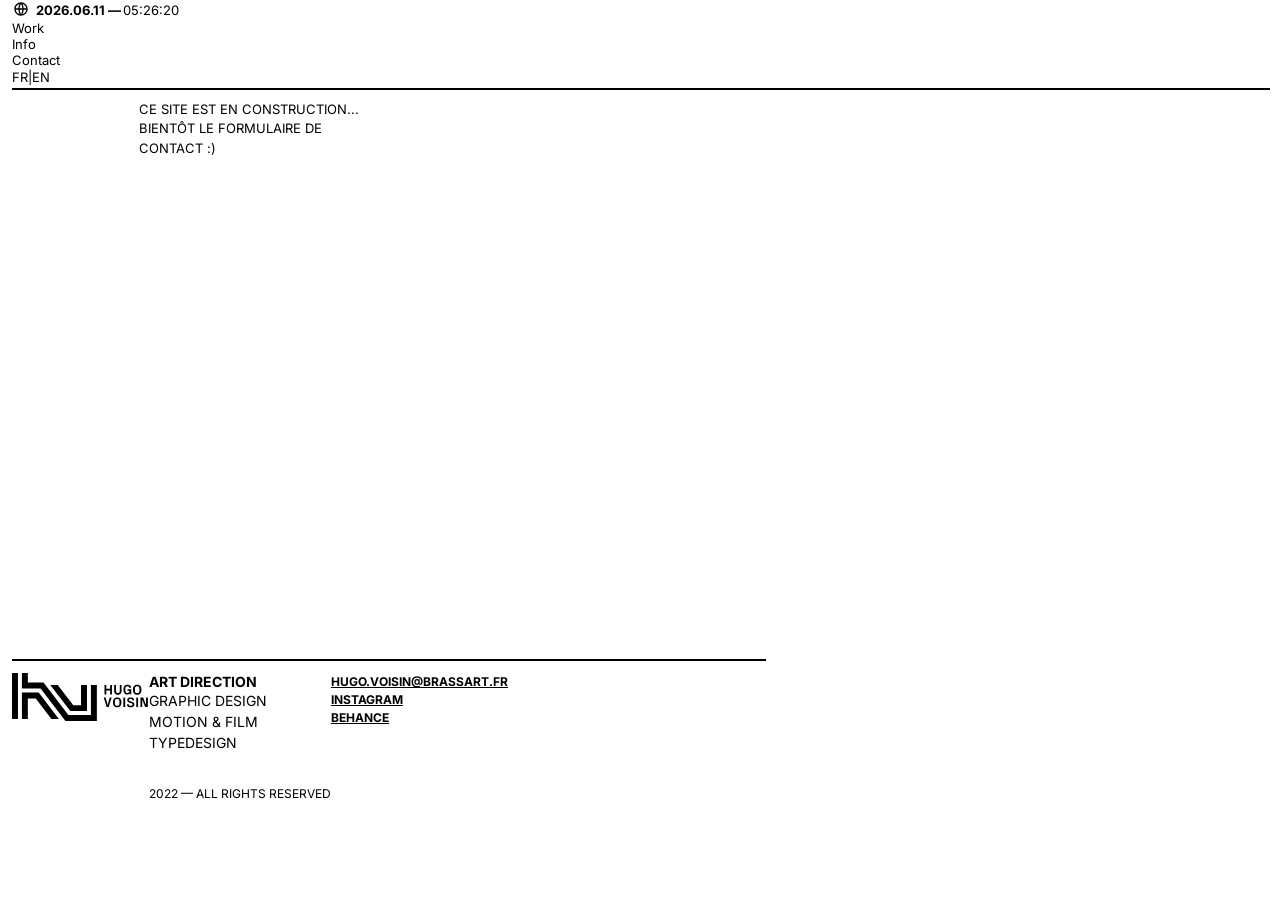
<file: contact.html>
<!DOCTYPE html>
<html>
  <head>
    <meta charset="utf-8">
    <title>Hugo Voisin</title>
    <link rel="stylesheet" href="./style.css">
    <link rel="apple-touch-icon" sizes="180x180" href="/apple-touch-icon.png">
    <link rel="icon" type="image/png" sizes="32x32" href="/favicon-32x32.png">
    <link rel="icon" type="image/png" sizes="16x16" href="/favicon-16x16.png">
    <link rel="manifest" href="/site.webmanifest">

    <script src="./js/sparkles.js"></script>
  </head>
  <body>
    <span id="theme-toggle" class="theme-toggle"></span>
    <div class="container_full">
      <!-- Nav Bar -->
      <div class="nav_grid_container_full">
        <div class="nav_clock_item">
          <div class="nav_clock_item" id="nav_clock_world"><a href="index.html"><svg xmlns="http://www.w3.org/2000/svg" viewBox="0 0 24 24" width="16" height="16"><path fill="none" d="M0 0h24v24H0z"/><path d="M12 22C6.477 22 2 17.523 2 12S6.477 2 12 2s10 4.477 10 10-4.477 10-10 10zm-2.29-2.333A17.9 17.9 0 0 1 8.027 13H4.062a8.008 8.008 0 0 0 5.648 6.667zM10.03 13c.151 2.439.848 4.73 1.97 6.752A15.905 15.905 0 0 0 13.97 13h-3.94zm9.908 0h-3.965a17.9 17.9 0 0 1-1.683 6.667A8.008 8.008 0 0 0 19.938 13zM4.062 11h3.965A17.9 17.9 0 0 1 9.71 4.333 8.008 8.008 0 0 0 4.062 11zm5.969 0h3.938A15.905 15.905 0 0 0 12 4.248 15.905 15.905 0 0 0 10.03 11zm4.259-6.667A17.9 17.9 0 0 1 15.973 11h3.965a8.008 8.008 0 0 0-5.648-6.667z" fill="#fff000)"/></svg></a></div>
          <div id="nav_clock_date" class="nav_clock" onload="showDate()"></div>
          <div id="nav_clock_time" onload="showTime()"></div>
        </div>
        <div class="nav_item"><a href="index.html">Work</a></div>
        <div class="nav_item"><a href="info.html">Info</a></div>
        <div class="nav_item"><a href="contact.html">Contact</a></div>

        <div class="nav_last_item">
            <div class="language_selection">
            <p class="language_item_fr selected_nav">FR</p>
            <p class="language_item_l">|</p>
            <p class="language_item_en not_selected_nav">EN</p>
          </div>

        </div>
      </div>
      <hr class="separator">

      <!-- Menu -->
      <div class="menu_container">
        
          <div class="grid_4x10">

            <div id="contact_1">
              <p>Ce site est en construction...</p>
              <p>Bientôt le formulaire de contact :)</p>
            </div>
<!--
            <div class="form-group">
              <label for="">Nom</label>
              <input type="text" name="" id="nom" class="form-control" placeholder="Votre nom">
              <label for="">Prénom</label>
              <input type="text" name="" id="prenom" class="form-control" placeholder="Votre prénom">
              <label for="">Adresse mail</label>
              <input type="text" name="" id="mail" class="form-control" placeholder="Votre adresse mail">
              <label for="">Message</label>
              <input type="text" name="" id="message" class="form-control" placeholder="Votre Message">
              <button>Envoyer un message</button>
            </div>-->
          </div>
      </div>

<!-- footer -->
<footer>
  <div class="footer_separator">
    <hr class="separator_bottom">
  </div>

  <div class="footer_container">
    <div class="col_1">
      <svg class="monogram" alt="Monogramme Hugo Voisin"  version="1.1" id="Calque_1" xmlns="http://www.w3.org/2000/svg" xmlns:xlink="http://www.w3.org/1999/xlink" x="0px" y="0px"
viewBox="0 0 346 121.2" style="enable-background:new 0 0 346 121.2;" xml:space="preserve">
<g>
<rect x="0" y="0" width="15" height="116"/>
<polygon points="25,49.2 25,116 40,116 40,64.2 59.9,64.2 99.5,116 118.4,116 67.3,49.2 	"/>
<polygon points="189.3,96.2 189.3,30.1 174.3,30.1 174.3,81.2 154.7,81.2 115.6,30.1 96.7,30.1 147.3,96.2 	"/>
</g>
<polygon points="199.3,30.1 199.3,106.2 142.4,106.2 79.6,24.2 40,24.2 40,0 25,0 25,39.2 72.2,39.2 135,121.2 214.3,121.2 
214.3,30.1 "/>
<g>
<path d="M233.6,54.1v-24h4.6V40h9.6v-9.9h4.6v24h-4.6V43.9h-9.6v10.3H233.6z"/>
<path d="M258,45.6V30.1h4.6v15.6c0,1.5,0.4,2.8,1.2,3.7c0.8,0.9,2,1.3,3.6,1.3c1.6,0,2.8-0.4,3.6-1.3c0.8-0.9,1.2-2.1,1.2-3.7V30.1
h4.5v15.5c0,1.4-0.2,2.6-0.7,3.8s-1.1,2.1-1.9,2.9c-0.8,0.8-1.8,1.4-2.9,1.8c-1.1,0.4-2.5,0.6-3.9,0.6c-1.5,0-2.8-0.2-3.9-0.6
c-1.1-0.4-2.1-1-2.9-1.8c-0.8-0.8-1.4-1.7-1.9-2.8C258.2,48.3,258,47,258,45.6z"/>
<path d="M281.4,42.2c0-1.9,0.2-3.6,0.6-5.2c0.4-1.6,1.1-2.9,1.9-4c0.9-1.1,2-1.9,3.3-2.5c1.3-0.6,2.9-0.9,4.7-0.9
c1.3,0,2.4,0.2,3.5,0.5s2,0.9,2.8,1.5c0.8,0.7,1.4,1.5,1.9,2.4c0.5,1,0.8,2,0.8,3.2h-4.6c-0.3-2.5-1.9-3.8-4.8-3.8
c-1.5,0-2.8,0.4-3.8,1.3c-1,0.9-1.4,2.1-1.4,3.6v7.3c0,0.7,0.1,1.4,0.4,2c0.3,0.6,0.6,1.1,1.1,1.6c0.5,0.4,1,0.8,1.7,1
c0.6,0.2,1.3,0.4,2.1,0.4c1.5,0,2.8-0.4,3.7-1.2c0.9-0.8,1.4-2,1.4-3.7v-1h-4.9v-3.9h9.5v13.1H297l-0.1-2.2
c-1.2,1.8-3.1,2.7-5.8,2.7c-1.6,0-3-0.3-4.3-0.9c-1.2-0.6-2.2-1.5-3.1-2.6c-0.8-1.1-1.4-2.4-1.8-3.9
C281.6,45.7,281.4,44,281.4,42.2z"/>
<path d="M305.5,42.2c0-4.1,0.9-7.2,2.8-9.3c1.9-2.1,4.5-3.2,7.9-3.2c3.4,0,6,1.1,7.9,3.2s2.8,5.2,2.8,9.3c0,4.1-0.9,7.2-2.8,9.3
c-1.9,2.1-4.5,3.2-7.9,3.2c-3.4,0-6-1.1-7.9-3.2C306.4,49.4,305.5,46.3,305.5,42.2z M310.4,45.9c0,0.8,0.2,1.5,0.5,2.1
c0.3,0.6,0.7,1.1,1.2,1.6c0.5,0.4,1.1,0.7,1.8,0.9c0.7,0.2,1.4,0.3,2.2,0.3s1.6-0.1,2.2-0.3c0.7-0.2,1.3-0.5,1.8-0.9
c0.5-0.4,0.9-0.9,1.2-1.6s0.5-1.3,0.5-2.1v-7.4c0-0.8-0.2-1.5-0.5-2.1c-0.3-0.6-0.7-1.1-1.2-1.6c-0.5-0.4-1.1-0.7-1.8-1
c-0.7-0.2-1.4-0.3-2.2-0.3s-1.6,0.1-2.2,0.3c-0.7,0.2-1.3,0.5-1.8,1c-0.5,0.4-0.9,0.9-1.2,1.6c-0.3,0.6-0.5,1.3-0.5,2.1V45.9z"/>
</g>
<path d="M231.6,62.1h4.9l5.1,18.7h0.1l5-18.7h5l-7.6,24h-5.1L231.6,62.1z"/>
<path d="M254.9,74.1c0-4.1,0.9-7.2,2.8-9.3c1.9-2.1,4.5-3.2,7.9-3.2c3.4,0,6,1.1,7.9,3.2c1.9,2.1,2.8,5.2,2.8,9.3
c0,4.1-0.9,7.2-2.8,9.3s-4.5,3.2-7.9,3.2c-3.4,0-6-1.1-7.9-3.2C255.8,81.3,254.9,78.2,254.9,74.1z M259.8,77.8
c0,0.8,0.2,1.5,0.5,2.1c0.3,0.6,0.7,1.1,1.2,1.6c0.5,0.4,1.1,0.7,1.8,0.9c0.7,0.2,1.4,0.3,2.2,0.3c0.8,0,1.6-0.1,2.2-0.3
c0.7-0.2,1.3-0.5,1.8-0.9c0.5-0.4,0.9-0.9,1.2-1.6c0.3-0.6,0.5-1.3,0.5-2.1v-7.4c0-0.8-0.2-1.5-0.5-2.1c-0.3-0.6-0.7-1.1-1.2-1.6
c-0.5-0.4-1.1-0.7-1.8-1c-0.7-0.2-1.4-0.3-2.2-0.3c-0.8,0-1.6,0.1-2.2,0.3c-0.7,0.2-1.3,0.5-1.8,1c-0.5,0.4-0.9,0.9-1.2,1.6
c-0.3,0.6-0.5,1.3-0.5,2.1V77.8z"/>
<path d="M281.2,86.1v-24h4.6v24H281.2z"/>
<path d="M290.2,78.9h4.6c0.2,1.4,0.7,2.4,1.6,3c0.9,0.6,2.1,0.9,3.5,0.9c1.3,0,2.5-0.3,3.4-0.8c0.9-0.6,1.4-1.4,1.4-2.4
c0-0.9-0.3-1.5-0.8-2c-0.5-0.5-1.3-0.9-2.4-1.2l-4.7-1.2c-2-0.5-3.4-1.4-4.4-2.5c-1-1.2-1.4-2.6-1.4-4.4c0-1,0.2-1.9,0.6-2.7
c0.4-0.8,1-1.5,1.7-2.1s1.7-1,2.7-1.4c1.1-0.3,2.3-0.5,3.6-0.5c1.2,0,2.4,0.1,3.4,0.4c1.1,0.3,2,0.7,2.7,1.3
c0.8,0.6,1.4,1.3,1.9,2.3c0.5,0.9,0.8,2,0.9,3.2h-4.6c-0.1-0.7-0.2-1.2-0.5-1.7c-0.3-0.4-0.6-0.8-1-1.1c-0.4-0.3-0.9-0.5-1.4-0.6
c-0.5-0.1-1-0.2-1.6-0.2c-1.3,0-2.3,0.3-3,0.8c-0.7,0.5-1.1,1.2-1.1,2.1c0,0.9,0.3,1.6,0.9,2.1c0.6,0.5,1.4,0.9,2.6,1.2l4.1,1.1
c2,0.5,3.6,1.4,4.6,2.5c1,1.1,1.6,2.6,1.6,4.6c0,1.1-0.2,2.1-0.7,3c-0.4,0.9-1.1,1.6-1.9,2.2c-0.8,0.6-1.8,1.1-2.9,1.4
c-1.1,0.3-2.4,0.5-3.8,0.5c-1.3,0-2.6-0.1-3.7-0.4c-1.1-0.3-2.1-0.7-3-1.3c-0.9-0.6-1.6-1.4-2.1-2.4
C290.6,81.5,290.3,80.3,290.2,78.9z"/>
<path d="M313.8,86.1v-24h4.6v24H313.8z"/>
<path d="M324.4,86.1v-24h6.8l7.2,18.3h0.1V62.1h4.6v24h-6.9L329,67.8h-0.1v18.3H324.4z"/>
      </svg>
    </div>
    <div class="col_2">
      <div class="comptence">
        <h2>Art Direction</h2>
        <p>Graphic design</p>
        <p>Motion & Film</p>
        <p>TypeDesign</p>
      </div>
      <div class="legal">
        <p>2022 — All rights reserved</p>
      </div>

    </div>

    <div class="col_3 contact">
      <a href="mailto:hugo.voisin@brassart.fr"><p>hugo.voisin@brassart.fr</p></a>
      <a href="https://www.instagram.com/hugo.fontface"><p>instagram</p></a>
      <a href="https://www.behance.com/hugovoisin"><p>behance</p></a>
      <!-- other links -->
      <!-- 
        <a href=""><p>Linkdin</p></a>
        <a href=""><p>Dribble</p></a>
      -->
    </div>
  </div>
</footer>

    </div>
    <script type="text/javascript">
      function showTime(){
      var date = new Date();
      var h = date.getHours(); // 0 - 23
      var m = date.getMinutes(); // 0 - 59
      var s = date.getSeconds(); // 0 - 5

      h = (h < 10) ? "0" + h : h;
      m = (m < 10) ? "0" + m : m;
      s = (s < 10) ? "0" + s : s;
      
      var time = h + ":" + m + ":" + s ;
      document.getElementById("nav_clock_time").innerText = time;
      document.getElementById("nav_clock_time").textContent = time;
      
      setTimeout(showTime, 1000);
      
    }

    showTime();

    function showDate(){
      var date = new Date();
      var y = date.getFullYear(); // 2022 - XXXX
      var mth = date.getMonth(); // 1 - 12
      var d = date.getDay(); // 1 - 31

      mth = (mth < 10) ? "0" + mth : mth;
      d = (d < 10) ? "0" + d : d;
      
      var time = y + "." + d + "." + mth + " — ";
      document.getElementById("nav_clock_date").innerText = time;
      document.getElementById("nav_clock_date").textContent = time;
      
      setTimeout(showDate, 1000);
      
    }

    showDate();
    </script>

    <script type="text/javascript">
    function toggleTheme() {
      const htmlTag = document.getElementsByTagName('html')[0]
      if (htmlTag.hasAttribute('data-theme')) {
        htmlTag.removeAttribute('data-theme')
        return
      }

      htmlTag.setAttribute('data-theme', 'dark')
    }

    document
      .getElementById('theme-toggle')
      .addEventListener('click', toggleTheme)
    </script>

  </body>
</html>
</file>
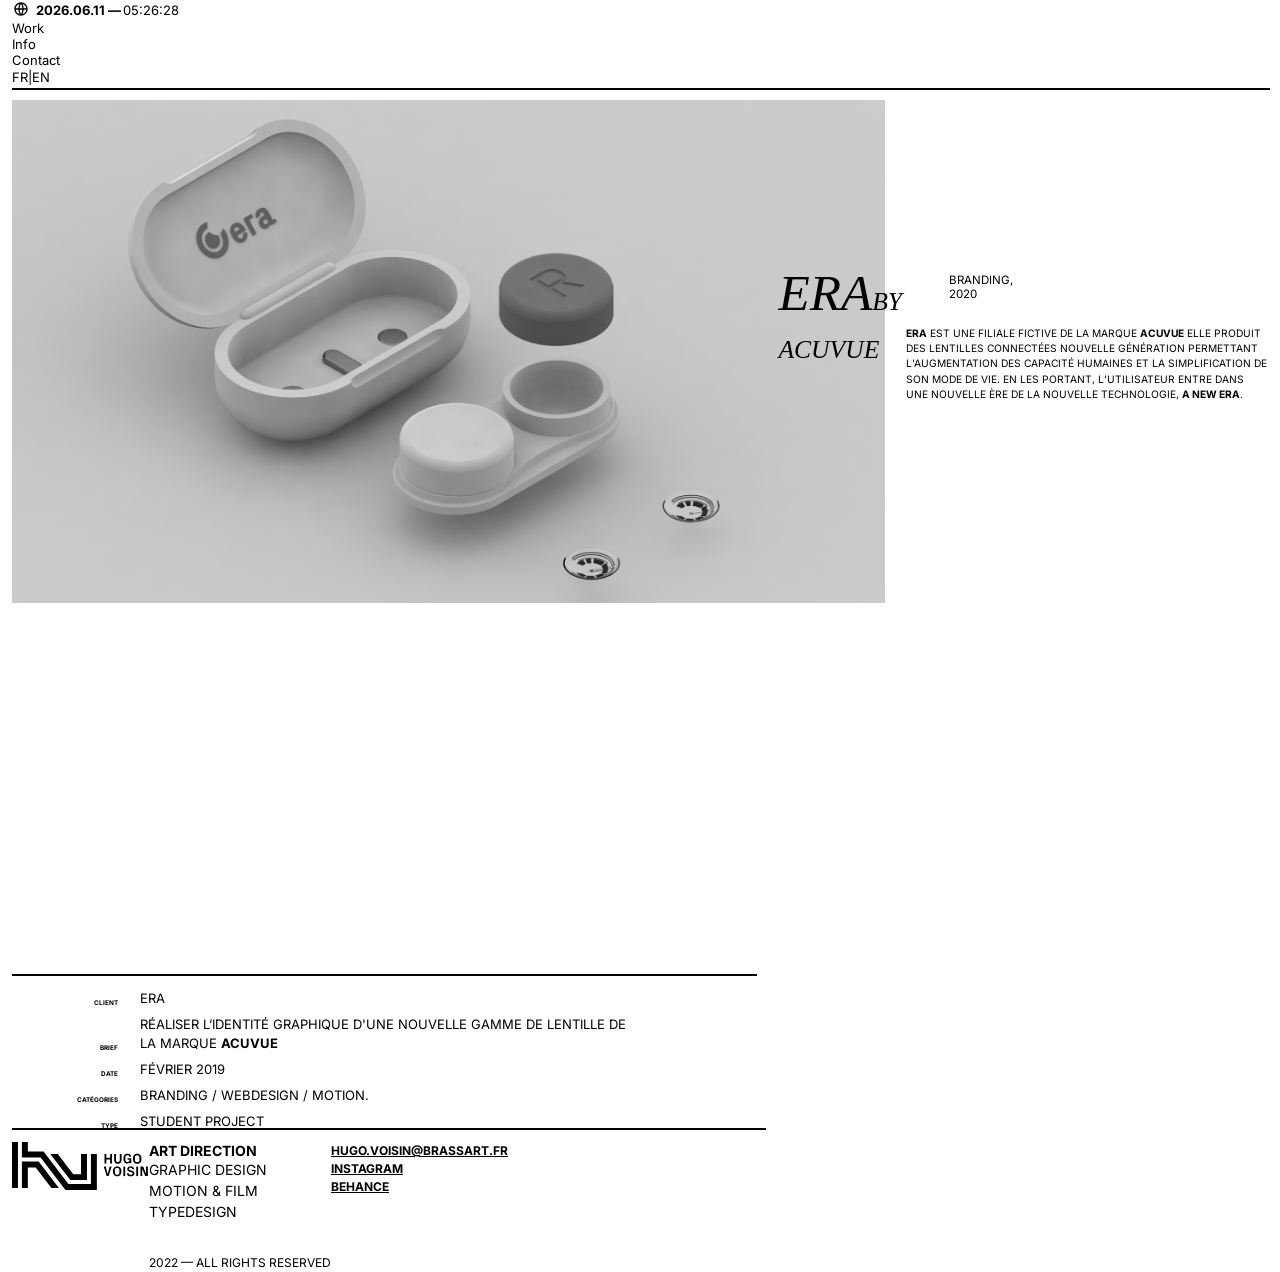
<file: era.html>
<!DOCTYPE html>
<html>
  <head>
    <meta charset="utf-8">
    <title>Hugo Voisin</title>
    <link rel="stylesheet" href="./style.css">
    <link rel="stylesheet" href="./css/era.css">
    <link rel="apple-touch-icon" sizes="180x180" href="/apple-touch-icon.png">
<link rel="icon" type="image/png" sizes="32x32" href="/favicon-32x32.png">
<link rel="icon" type="image/png" sizes="16x16" href="/favicon-16x16.png">
<link rel="manifest" href="/site.webmanifest">
  </head>
  
  <body>
    <span id="theme-toggle" class="theme-toggle"></span>
    <div class="container_full">

     <!-- Nav Bar -->
     <div class="nav_grid_container_full">
      <div class="nav_clock_item">
        <div class="nav_clock_item" id="nav_clock_world"><a href="index.html"><svg xmlns="http://www.w3.org/2000/svg" viewBox="0 0 24 24" width="16" height="16"><path fill="none" d="M0 0h24v24H0z"/><path d="M12 22C6.477 22 2 17.523 2 12S6.477 2 12 2s10 4.477 10 10-4.477 10-10 10zm-2.29-2.333A17.9 17.9 0 0 1 8.027 13H4.062a8.008 8.008 0 0 0 5.648 6.667zM10.03 13c.151 2.439.848 4.73 1.97 6.752A15.905 15.905 0 0 0 13.97 13h-3.94zm9.908 0h-3.965a17.9 17.9 0 0 1-1.683 6.667A8.008 8.008 0 0 0 19.938 13zM4.062 11h3.965A17.9 17.9 0 0 1 9.71 4.333 8.008 8.008 0 0 0 4.062 11zm5.969 0h3.938A15.905 15.905 0 0 0 12 4.248 15.905 15.905 0 0 0 10.03 11zm4.259-6.667A17.9 17.9 0 0 1 15.973 11h3.965a8.008 8.008 0 0 0-5.648-6.667z" fill="#fff000)"/></svg></a></div>
        <div id="nav_clock_date" class="nav_clock" onload="showDate()"></div>
        <div id="nav_clock_time" onload="showTime()"></div>
      </div>
      <div class="nav_item"><a href="index.html">Work</a></div>
      <div class="nav_item"><a href="info.html">Info</a></div>
      <div class="nav_item"><a href="contact.html">Contact</a></div>

      <div class="nav_last_item">
        <div class="language_selection">
          <p class="language_item_fr selected_nav">FR</p>
          <p class="language_item_l">|</p>
          <p class="language_item_en not_selected_nav">EN</p>
        </div>
      </div>
    </div>
    <hr class="separator">


      <!-- Article -->
      <div class="article_container">
        <div class="grid_article">
            <div class="hero_img">
            </div>

            <div class="article_title_element">
              <h1 class="article_title menu_title_item">Era<span style="font-size: 2vw;">by Acuvue</span></h1>
              <div class="article_info">
                <p>Branding,</p>
                <p>2020</p>
              </div>
            </div>
            <div class="article_intro article_text">
              <p><strong>Era</strong> est une filiale fictive de la marque <strong>Acuvue</strong> Elle produit des lentilles connectées nouvelle génération permettant l’augmentation des capacité humaines et la simplification de son mode de vie. En les portant, l’utilisateur entre dans une nouvelle ère de la nouvelle technologie, <strong>a new Era</strong>.</p>
            </div>
<!-- 
            <div class="article_img_1 article_img">
              <img src="" alt="">
            </div>

            <div class="article_text_1 article_text">
              <p></p>
            </div>

            <div class="article_text_2 article_text">
              <p></p>
            </div>

            <div class="article_img_2 article_img">
            </div>

            <div class="article_img_3 article_img">
            </div>

            <div class="article_text_3 article_text">
              <p></p>
            </div>

            <div class="article_img_4 article_img">
              <div style="background-color: #65B8D8; height: 25%;">#</div>
              <div style="background-color: #69B659; height: 25%;">#</div>
              <div style="background-color: #D23927; height: 25%;">#</div>
              <div style="background-color: #696969; height: 25%;">#</div>
            </div>
            
            <div class="article_text_4 article_text">
              <p></p>
            </div>

            <div class="article_img_5 article_img">
            </div>

            <div class="article_text_5 article_text">
              <p></p>
            </div>

            <div class="article_text_6 article_text">
              <p></p>
            </div>
            <div class="article_img_6 article_img">
            </div>

            <div class="article_img_7 article_img">
            </div>

            <div class="article_img_8 article_img">
            </div>

            <div class="article_text_7 article_text">
            <p></div>
          -->

            <div class="article_img_9">
                <iframe src="https://player.vimeo.com/video/426533972?h=a9fbbc9b3f" width="100%" height="100%" frameborder="0" allow="autoplay; fullscreen" allowfullscreen style="left:0;"></iframe>

            </div>


            <!-- credits / infos-->
            <div class="info_project">
              <div class="article_separator">
                <hr class="separator_bottom">
              </div>
              <div class="credit_project">
                <div class="credit_element client">
                  <p class="credit_element_legende">Client</p>
                  <p class="credit_element_input">Era</p>
                </div>

                <div class="credit_element brief">
                  <p class="credit_element_legende">Brief</p>
                  <p class="credit_element_input">Réaliser l’identité graphique d'une nouvelle gamme de lentille de la marque <strong>Acuvue</strong></p>
                </div>

                <div class="credit_element date">
                  <p class="credit_element_legende">Date</p>
                  <p class="credit_element_input">Février 2019</p>
                </div>

                <div class="credit_element categories">
                  <p class="credit_element_legende">Catégories</p>
                  <p class="credit_element_input">Branding / Webdesign / Motion.</p>
                </div>

                <div class="credit_element type">
                  <p class="credit_element_legende">Type</p>
                  <p class="credit_element_input">Student project</p>
                </div>
              </div>
              <div></div>
            </div>

        </div>
      </div>

<!-- footer -->
<footer>
  <div class="footer_separator">
    <hr class="separator_bottom">
  </div>

  <div class="footer_container">
    <div class="col_1">
      <svg class="monogram" alt="Monogramme Hugo Voisin"  version="1.1" id="Calque_1" xmlns="http://www.w3.org/2000/svg" xmlns:xlink="http://www.w3.org/1999/xlink" x="0px" y="0px"
viewBox="0 0 346 121.2" style="enable-background:new 0 0 346 121.2;" xml:space="preserve">
<g>
<rect x="0" y="0" width="15" height="116"/>
<polygon points="25,49.2 25,116 40,116 40,64.2 59.9,64.2 99.5,116 118.4,116 67.3,49.2 	"/>
<polygon points="189.3,96.2 189.3,30.1 174.3,30.1 174.3,81.2 154.7,81.2 115.6,30.1 96.7,30.1 147.3,96.2 	"/>
</g>
<polygon points="199.3,30.1 199.3,106.2 142.4,106.2 79.6,24.2 40,24.2 40,0 25,0 25,39.2 72.2,39.2 135,121.2 214.3,121.2 
214.3,30.1 "/>
<g>
<path d="M233.6,54.1v-24h4.6V40h9.6v-9.9h4.6v24h-4.6V43.9h-9.6v10.3H233.6z"/>
<path d="M258,45.6V30.1h4.6v15.6c0,1.5,0.4,2.8,1.2,3.7c0.8,0.9,2,1.3,3.6,1.3c1.6,0,2.8-0.4,3.6-1.3c0.8-0.9,1.2-2.1,1.2-3.7V30.1
h4.5v15.5c0,1.4-0.2,2.6-0.7,3.8s-1.1,2.1-1.9,2.9c-0.8,0.8-1.8,1.4-2.9,1.8c-1.1,0.4-2.5,0.6-3.9,0.6c-1.5,0-2.8-0.2-3.9-0.6
c-1.1-0.4-2.1-1-2.9-1.8c-0.8-0.8-1.4-1.7-1.9-2.8C258.2,48.3,258,47,258,45.6z"/>
<path d="M281.4,42.2c0-1.9,0.2-3.6,0.6-5.2c0.4-1.6,1.1-2.9,1.9-4c0.9-1.1,2-1.9,3.3-2.5c1.3-0.6,2.9-0.9,4.7-0.9
c1.3,0,2.4,0.2,3.5,0.5s2,0.9,2.8,1.5c0.8,0.7,1.4,1.5,1.9,2.4c0.5,1,0.8,2,0.8,3.2h-4.6c-0.3-2.5-1.9-3.8-4.8-3.8
c-1.5,0-2.8,0.4-3.8,1.3c-1,0.9-1.4,2.1-1.4,3.6v7.3c0,0.7,0.1,1.4,0.4,2c0.3,0.6,0.6,1.1,1.1,1.6c0.5,0.4,1,0.8,1.7,1
c0.6,0.2,1.3,0.4,2.1,0.4c1.5,0,2.8-0.4,3.7-1.2c0.9-0.8,1.4-2,1.4-3.7v-1h-4.9v-3.9h9.5v13.1H297l-0.1-2.2
c-1.2,1.8-3.1,2.7-5.8,2.7c-1.6,0-3-0.3-4.3-0.9c-1.2-0.6-2.2-1.5-3.1-2.6c-0.8-1.1-1.4-2.4-1.8-3.9
C281.6,45.7,281.4,44,281.4,42.2z"/>
<path d="M305.5,42.2c0-4.1,0.9-7.2,2.8-9.3c1.9-2.1,4.5-3.2,7.9-3.2c3.4,0,6,1.1,7.9,3.2s2.8,5.2,2.8,9.3c0,4.1-0.9,7.2-2.8,9.3
c-1.9,2.1-4.5,3.2-7.9,3.2c-3.4,0-6-1.1-7.9-3.2C306.4,49.4,305.5,46.3,305.5,42.2z M310.4,45.9c0,0.8,0.2,1.5,0.5,2.1
c0.3,0.6,0.7,1.1,1.2,1.6c0.5,0.4,1.1,0.7,1.8,0.9c0.7,0.2,1.4,0.3,2.2,0.3s1.6-0.1,2.2-0.3c0.7-0.2,1.3-0.5,1.8-0.9
c0.5-0.4,0.9-0.9,1.2-1.6s0.5-1.3,0.5-2.1v-7.4c0-0.8-0.2-1.5-0.5-2.1c-0.3-0.6-0.7-1.1-1.2-1.6c-0.5-0.4-1.1-0.7-1.8-1
c-0.7-0.2-1.4-0.3-2.2-0.3s-1.6,0.1-2.2,0.3c-0.7,0.2-1.3,0.5-1.8,1c-0.5,0.4-0.9,0.9-1.2,1.6c-0.3,0.6-0.5,1.3-0.5,2.1V45.9z"/>
</g>
<path d="M231.6,62.1h4.9l5.1,18.7h0.1l5-18.7h5l-7.6,24h-5.1L231.6,62.1z"/>
<path d="M254.9,74.1c0-4.1,0.9-7.2,2.8-9.3c1.9-2.1,4.5-3.2,7.9-3.2c3.4,0,6,1.1,7.9,3.2c1.9,2.1,2.8,5.2,2.8,9.3
c0,4.1-0.9,7.2-2.8,9.3s-4.5,3.2-7.9,3.2c-3.4,0-6-1.1-7.9-3.2C255.8,81.3,254.9,78.2,254.9,74.1z M259.8,77.8
c0,0.8,0.2,1.5,0.5,2.1c0.3,0.6,0.7,1.1,1.2,1.6c0.5,0.4,1.1,0.7,1.8,0.9c0.7,0.2,1.4,0.3,2.2,0.3c0.8,0,1.6-0.1,2.2-0.3
c0.7-0.2,1.3-0.5,1.8-0.9c0.5-0.4,0.9-0.9,1.2-1.6c0.3-0.6,0.5-1.3,0.5-2.1v-7.4c0-0.8-0.2-1.5-0.5-2.1c-0.3-0.6-0.7-1.1-1.2-1.6
c-0.5-0.4-1.1-0.7-1.8-1c-0.7-0.2-1.4-0.3-2.2-0.3c-0.8,0-1.6,0.1-2.2,0.3c-0.7,0.2-1.3,0.5-1.8,1c-0.5,0.4-0.9,0.9-1.2,1.6
c-0.3,0.6-0.5,1.3-0.5,2.1V77.8z"/>
<path d="M281.2,86.1v-24h4.6v24H281.2z"/>
<path d="M290.2,78.9h4.6c0.2,1.4,0.7,2.4,1.6,3c0.9,0.6,2.1,0.9,3.5,0.9c1.3,0,2.5-0.3,3.4-0.8c0.9-0.6,1.4-1.4,1.4-2.4
c0-0.9-0.3-1.5-0.8-2c-0.5-0.5-1.3-0.9-2.4-1.2l-4.7-1.2c-2-0.5-3.4-1.4-4.4-2.5c-1-1.2-1.4-2.6-1.4-4.4c0-1,0.2-1.9,0.6-2.7
c0.4-0.8,1-1.5,1.7-2.1s1.7-1,2.7-1.4c1.1-0.3,2.3-0.5,3.6-0.5c1.2,0,2.4,0.1,3.4,0.4c1.1,0.3,2,0.7,2.7,1.3
c0.8,0.6,1.4,1.3,1.9,2.3c0.5,0.9,0.8,2,0.9,3.2h-4.6c-0.1-0.7-0.2-1.2-0.5-1.7c-0.3-0.4-0.6-0.8-1-1.1c-0.4-0.3-0.9-0.5-1.4-0.6
c-0.5-0.1-1-0.2-1.6-0.2c-1.3,0-2.3,0.3-3,0.8c-0.7,0.5-1.1,1.2-1.1,2.1c0,0.9,0.3,1.6,0.9,2.1c0.6,0.5,1.4,0.9,2.6,1.2l4.1,1.1
c2,0.5,3.6,1.4,4.6,2.5c1,1.1,1.6,2.6,1.6,4.6c0,1.1-0.2,2.1-0.7,3c-0.4,0.9-1.1,1.6-1.9,2.2c-0.8,0.6-1.8,1.1-2.9,1.4
c-1.1,0.3-2.4,0.5-3.8,0.5c-1.3,0-2.6-0.1-3.7-0.4c-1.1-0.3-2.1-0.7-3-1.3c-0.9-0.6-1.6-1.4-2.1-2.4
C290.6,81.5,290.3,80.3,290.2,78.9z"/>
<path d="M313.8,86.1v-24h4.6v24H313.8z"/>
<path d="M324.4,86.1v-24h6.8l7.2,18.3h0.1V62.1h4.6v24h-6.9L329,67.8h-0.1v18.3H324.4z"/>
      </svg>
    </div>
    <div class="col_2">
      <div class="comptence">
        <h2>Art Direction</h2>
        <p>Graphic design</p>
        <p>Motion & Film</p>
        <p>TypeDesign</p>
      </div>
      <div class="legal">
        <p>2022 — All rights reserved</p>
      </div>

    </div>

    <div class="col_3 contact">
      <a href="mailto:hugo.voisin@brassart.fr"><p>hugo.voisin@brassart.fr</p></a>
      <a href="https://www.instagram.com/hugo.fontface"><p>instagram</p></a>
      <a href="https://www.behance.com/hugovoisin"><p>behance</p></a>
      <!-- other links -->
      <!-- 
        <a href=""><p>Linkdin</p></a>
        <a href=""><p>Dribble</p></a>
      -->
    </div>
  </div>
</footer>

    </div>
    <script type="text/javascript">
      function showTime(){
      var date = new Date();
      var h = date.getHours(); // 0 - 23
      var m = date.getMinutes(); // 0 - 59
      var s = date.getSeconds(); // 0 - 5

      h = (h < 10) ? "0" + h : h;
      m = (m < 10) ? "0" + m : m;
      s = (s < 10) ? "0" + s : s;
      
      var time = h + ":" + m + ":" + s ;
      document.getElementById("nav_clock_time").innerText = time;
      document.getElementById("nav_clock_time").textContent = time;
      
      setTimeout(showTime, 1000);
      
    }

    showTime();

    function showDate(){
      var date = new Date();
      var y = date.getFullYear(); // 2022 - XXXX
      var mth = date.getMonth(); // 1 - 12
      var d = date.getDay(); // 1 - 31

      mth = (mth < 10) ? "0" + mth : mth;
      d = (d < 10) ? "0" + d : d;
      
      var time = y + "." + d + "." + mth + " — ";
      document.getElementById("nav_clock_date").innerText = time;
      document.getElementById("nav_clock_date").textContent = time;
      
      setTimeout(showDate, 1000);
      
    }

    showDate();
    </script>

    <script type="text/javascript">
    function toggleTheme() {
      const htmlTag = document.getElementsByTagName('html')[0]
      if (htmlTag.hasAttribute('data-theme')) {
        htmlTag.removeAttribute('data-theme')
        return
      }

      htmlTag.setAttribute('data-theme', 'dark')
    }

    document
      .getElementById('theme-toggle')
      .addEventListener('click', toggleTheme)
    </script>
  </body>
</html>
</file>
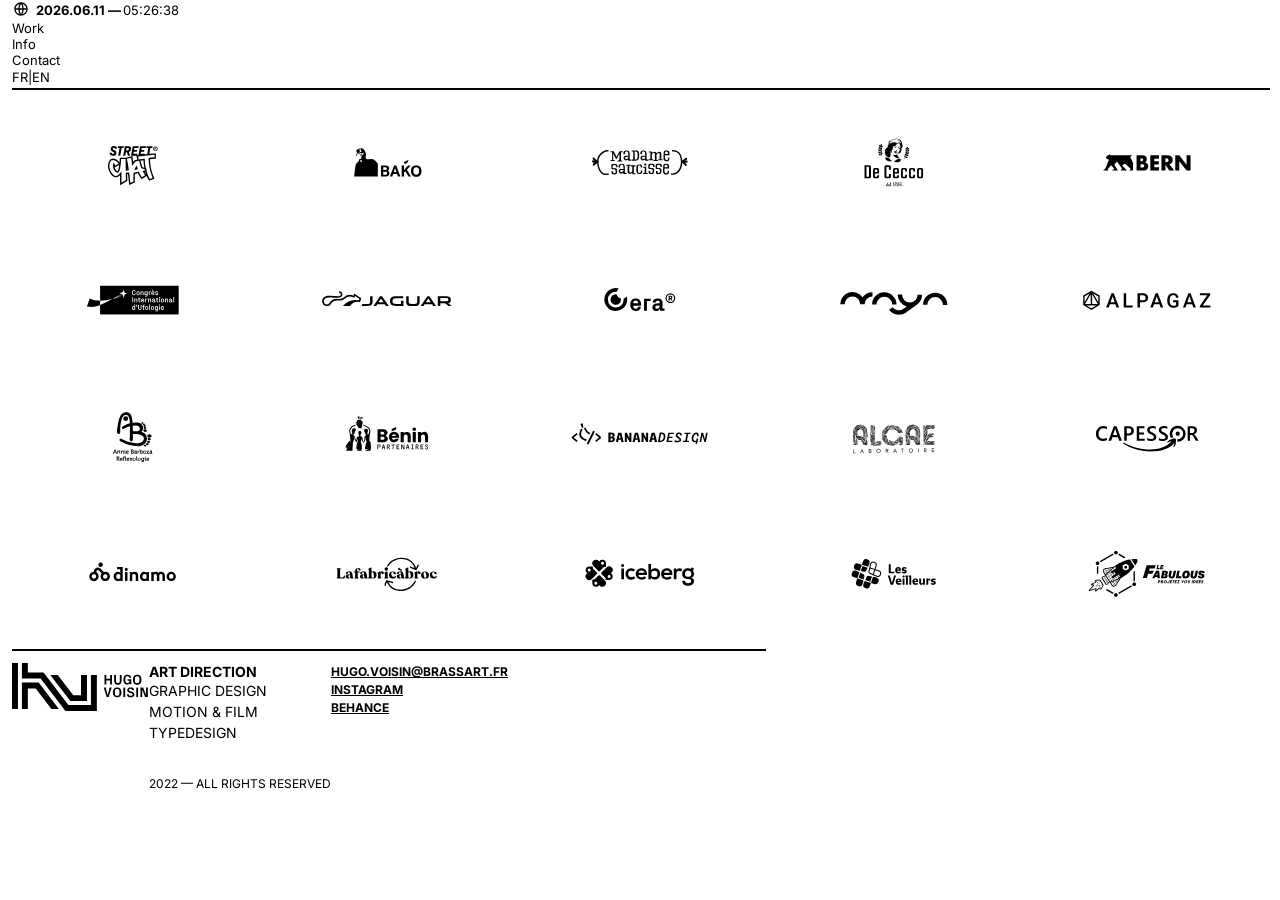
<file: logofolio.html>
<!DOCTYPE html>
<html>
  <head>
    <meta charset="utf-8">
    <title>Hugo Voisin</title>
    <link rel="stylesheet" href="./style.css">
    <link rel="stylesheet" href="./css/logofolio.css">
    <link rel="apple-touch-icon" sizes="180x180" href="/apple-touch-icon.png">
    <link rel="icon" type="image/png" sizes="32x32" href="/favicon-32x32.png">
    <link rel="icon" type="image/png" sizes="16x16" href="/favicon-16x16.png">
    <link rel="manifest" href="/site.webmanifest">
  </head>
  
  <body>
    <span id="theme-toggle" class="theme-toggle"></span>
    <div class="container_full">

      <!-- Nav Bar -->
      <div class="nav_grid_container_full">
        <div class="nav_clock_item">
          <div class="nav_clock_item" id="nav_clock_world"><a href="index.html"><svg xmlns="http://www.w3.org/2000/svg" viewBox="0 0 24 24" style="width: 16; height: 16;"><path fill="none" d="M0 0h24v24H0z"/><path d="M12 22C6.477 22 2 17.523 2 12S6.477 2 12 2s10 4.477 10 10-4.477 10-10 10zm-2.29-2.333A17.9 17.9 0 0 1 8.027 13H4.062a8.008 8.008 0 0 0 5.648 6.667zM10.03 13c.151 2.439.848 4.73 1.97 6.752A15.905 15.905 0 0 0 13.97 13h-3.94zm9.908 0h-3.965a17.9 17.9 0 0 1-1.683 6.667A8.008 8.008 0 0 0 19.938 13zM4.062 11h3.965A17.9 17.9 0 0 1 9.71 4.333 8.008 8.008 0 0 0 4.062 11zm5.969 0h3.938A15.905 15.905 0 0 0 12 4.248 15.905 15.905 0 0 0 10.03 11zm4.259-6.667A17.9 17.9 0 0 1 15.973 11h3.965a8.008 8.008 0 0 0-5.648-6.667z" fill="#fff000)"/></svg></a></div>
          <div id="nav_clock_date" class="nav_clock" onload="showDate()"></div>
          <div id="nav_clock_time" onload="showTime()"></div>
        </div>
        <div class="nav_item"><a href="index.html">Work</a></div>
        <div class="nav_item"><a href="info.html">Info</a></div>
        <div class="nav_item"><a href="contact.html">Contact</a></div>

        <div class="nav_last_item">
            <div class="language_selection">
            <p class="language_item_fr selected_nav">FR</p>
            <p class="language_item_l">|</p>
            <p class="language_item_en not_selected_nav">EN</p>
          </div>

        </div>
      </div>
      <hr class="separator">


      <!-- Article -->
      <div class="article_container">
        <div class="grid_4x5">
          
          <!-- Street chat-->
          <div class="logofolio_logo">
            <svg class="container_logo" xmlns="http://www.w3.org/2000/svg" viewBox="0 0 45.639 46.116">
                <path id="streetchat_color" d="M42.809,15.762c-.262-.017-.551-.026-.856-.026a64.23,64.23,0,0,0-7.52.746c-2.085.279-4.449.6-6.873.826l-.7.067.778,3.958-2.677.527-.145.148a16,16,0,0,0-2.047,2.714c-.241-1.933-.508-3.839-.8-5.69l-.107-.685-5.217,1.281.014.062H11.519l-.022.61c-.226,6.31-1.39,11.844-2.492,11.844-1.832,0-3.623-3.126-3.823-5.165a4.705,4.705,0,0,1,.153-2.054A3.958,3.958,0,0,1,6.1,26.364l.206.795,4.254-2.333-.212-.518a7.311,7.311,0,0,0-5.229-3.86h-.09l-2.519.711-.2.265A7.975,7.975,0,0,0,.642,26.8c0,3.523,3.267,9.591,6.611,9.591,1.72,0,3.36-1.386,4.449-2.878l.081,9.643,5.348-3.26-.1-6.4,1.894-.154c.236,1.864.457,3.737.672,5.553l.283,2.38c.07.7.13,1.091.133,1.107l.13.856,3.915-1.894-.013-.408c-.008-.245-.018-.49-.029-.737L24,39.745a45.916,45.916,0,0,1,.183-6.321l3.757-.783a28.687,28.687,0,0,0,2.678,4.75l.346.478,4.073-2.447-.352-.545c-.712-1.1-1.338-2.171-1.9-3.244l1.984-.414a34.293,34.293,0,0,0,3.113,7.773l.281.5L41.9,37.909l-.247-.58a46.056,46.056,0,0,1-3.7-17.447,36.916,36.916,0,0,1,4.832-.591l.622-.018V15.8ZM16.983,30.245l-.15-9.75c.616,2.864,1.147,5.922,1.656,9.555Zm8.346-.818a16.243,16.243,0,0,1,.834-1.617c.118.427.25.867.4,1.317Zm5.911-1.151a40.444,40.444,0,0,1-1.976-6.536l-.119-.553c1.5-.158,2.919-.361,4.034-.537a50.423,50.423,0,0,0,1.106,8.584Z" fill="white"/>
                <g>
                  <polygon points="9.407 17.142 11.288 17.142 12.529 10.21 14.284 10.21 14.584 8.477 9.194 8.477 8.893 10.21 10.648 10.21 9.407 17.142"/>
                  <path d="M4.68,15.631a1.433,1.433,0,0,1-1.5-1.337l-1.768.483c.126,1.423,1.379,2.488,3.222,2.488,1.981,0,3.1-1,3.1-2.661a2.526,2.526,0,0,0-1.717-2.4l-1-.52a.933.933,0,0,1-.6-.817c0-.532.314-.878.99-.878a1.178,1.178,0,0,1,1.192,1.089l1.779-.483a2.715,2.715,0,0,0-2.908-2.24c-1.73,0-2.983.915-2.983,2.7a2.323,2.323,0,0,0,1.491,2.228l1.091.57a1.105,1.105,0,0,1,.74.94C5.8,15.285,5.419,15.631,4.68,15.631Z"/>
                  <path d="M15.883,17.137l.56-3.09h1.01l.94,3.09h1.881l-1.041-3.45a2.747,2.747,0,0,0,1.96-2.73,2.276,2.276,0,0,0-2.46-2.48h-3.18L14,17.137Zm1.23-6.93h1.02c.75,0,1.141.3,1.141.91,0,.73-.511,1.2-1.531,1.2h-.99Z"/>
                  <path d="M41.953,15.107a35.919,35.919,0,0,0-3.929.28l.929-5.18h1.761l.3-1.73h-5.39l-.3,1.73h1.75l-.97,5.41c-.569.08-1.16.16-1.759.24-.181.02-.37.05-.56.08l.089-.53h-3.76l.32-1.79h2.76l.31-1.74h-2.76l.291-1.67h3.649l.3-1.73H29.464l-1.451,8.15c-.169.02-.35.03-.52.05l-.58.05.241-1.32H23.393l.321-1.79h2.76l.31-1.74h-2.76l.289-1.67h3.651l.3-1.73h-5.52l-1.54,8.66h4.96l.2,1.04.53,2.71-1.84.32-.41.06-.29.3a15.64,15.64,0,0,0-1.17,1.39c-.18-1.36-.38-2.71-.58-4.02l-.22-1.37-1.359.33-3.93.97-.781.19H10.9l-.051,1.22c0,.02-.05,1.39-.21,3.19a7.945,7.945,0,0,0-2.34-2.39,6.689,6.689,0,0,0-3.19-1.26h-.18l-.17.05-2.22.62-.42.12-.26.34-.07.09A8.63,8.63,0,0,0,0,26.8c0,3.85,3.51,10.23,7.25,10.23a5.8,5.8,0,0,0,3.82-1.82l.06,6.83.021,2.25,1.929-1.18,4.071-2.48.62-.38-.011-.72-.08-5.45.68-.06c.21,1.67.411,3.34.6,4.96.089.79.19,1.58.279,2.37.07.7.13,1.11.14,1.13l.26,1.71,1.571-.76,2.76-1.34.74-.35-.031-.82c0-.26-.02-.51-.029-.77l-.011-.43a48.549,48.549,0,0,1,.12-5.77l2.81-.58a27.792,27.792,0,0,0,2.521,4.39l.69.96,1.019-.61,3.01-1.81.83-.5a32.277,32.277,0,0,0,1.68,3.5l.56,1,1.07-.45,2.61-1.11,1.17-.5-.49-1.15a45.324,45.324,0,0,1-3.64-16.67,32.2,32.2,0,0,1,4.2-.49l1.24-.04v-4.68l-1.19-.08C42.573,15.107,42.274,15.107,41.953,15.107Zm-31.54,10.53c-.009.03-.009.06-.02.09-.57,4.41-1.31,5.53-1.52,5.77-1-.14-2.279-1.79-2.82-3.48l1.291-.7,3.029-1.67Zm20.73,11.38a28.812,28.812,0,0,1-2.83-5.1l-4.7.98c-.01.08-.03.16-.04.24a46.924,46.924,0,0,0-.22,6.63c.02.39.04.79.051,1.19l-2.75,1.33s-.06-.39-.13-1.08c-.341-2.83-.671-5.68-1.041-8.55l-3.1.26.1,6.63-4.07,2.48-.09-11.11c-.45,1.79-2.8,4.84-5.07,4.84-2.83,0-5.969-5.66-5.969-8.96a7.33,7.33,0,0,1,1.609-5.09l2.22-.63a6.794,6.794,0,0,1,4.64,3.47l-3.029,1.66A3.746,3.746,0,0,0,5.163,24c-.35.34-.8,1.2-.62,3.04.231,2.32,2.231,5.74,4.46,5.74,2.69,0,3.13-12.45,3.13-12.45h4.06l.16,10.64,2.861-.37c-.481-3.46-1.041-6.96-1.81-10.5l3.929-.97q.6,3.8,1.03,7.64a17.63,17.63,0,0,1,2.911-4.32l3.26-.56.1-.018a40.632,40.632,0,0,0,2.122,6.918l2.971.93.339.11.08.88-.169.04-2.141.43a43.32,43.32,0,0,0,2.31,4.04Zm-13.549-8.66c.06.37.109.76.169,1.15l-.15.02Zm12.329-6.61c.96-.12,1.861-.25,2.65-.36a51.142,51.142,0,0,0,.85,6.91l-1.7-.53A41.2,41.2,0,0,1,29.923,21.747Zm3.83,10.33.55-.12c.221.78.46,1.53.731,2.27C34.563,33.507,34.133,32.787,33.753,32.077Zm9.01-13.42a43.684,43.684,0,0,0-5.46.69,46.788,46.788,0,0,0,3.76,18.23l-2.62,1.11a32.973,32.973,0,0,1-2.94-7.16l-.08-.94-.079-.87-.081-.84-.45-.14a51.314,51.314,0,0,1-1.02-8.83c-1.329.22-2.72.43-4.139.58l-.021-.07-1.12.19c-.12.02-.239.03-.359.04l-.531-2.71c2.96-.28,5.77-.68,8.25-1,.67-.09,1.31-.18,1.92-.25a37.224,37.224,0,0,1,4.16-.32q.435,0,.81.03Z"/>
                  <path d="M24.274,30.337l3.119-.76a24.93,24.93,0,0,1-.95-3.35A15.948,15.948,0,0,0,24.274,30.337Z"/>
                  <path d="M43.543,8.687h-.009a2.106,2.106,0,1,0,.009,0Zm0,3.65a1.62,1.62,0,0,1-.019-3.24h.01a1.588,1.588,0,0,1,1.579,1.63A1.569,1.569,0,0,1,43.543,12.337Z"/>
                  <path d="M44.013,10.777v-.02a.54.54,0,0,0,.42-.49.529.529,0,0,0-.209-.43,1.116,1.116,0,0,0-.7-.16,6.389,6.389,0,0,0-.791.06v2.03h.47v-.8h.23c.26,0,.39.1.42.31a1.5,1.5,0,0,0,.171.49h.5a1.484,1.484,0,0,1-.151-.49C44.313,11,44.214,10.837,44.013,10.777Zm-.57-.15h-.219v-.58a1.325,1.325,0,0,1,.259-.02c.3,0,.44.12.44.31C43.923,10.547,43.7,10.627,43.443,10.627Z"/>
                </g>
              </g>
            </svg>
          </div>

          <!-- Bako-->
          <div class="logofolio_logo">
            <svg class="container_logo" xmlns="http://www.w3.org/2000/svg" viewBox="0 0 63.766 46.116">
              <circle id="bako_color" cx="8.082" cy="15.589" r="8.082" fill="white"/>
              <path d="M39.5,28.626l-1.223,3.642H40.74Zm1.067-2.418,3.812,10.156H42.105l-.811-2.347H37.738l-.81,2.347H34.737l3.812-10.156Z"/>
              <polygon points="47.694 26.208 47.694 30.276 51.435 26.208 53.753 26.208 50.382 30.02 54.123 36.364 51.762 36.364 48.903 31.4 47.694 32.637 47.694 36.364 45.56 36.364 45.56 26.208 47.694 26.208"/>
              <g>
                <path d="M60.921,33.889a4.411,4.411,0,0,0,.655-2.6,4.414,4.414,0,0,0-.655-2.6,2.618,2.618,0,0,0-3.982,0,4.414,4.414,0,0,0-.655,2.6,4.411,4.411,0,0,0,.655,2.6,2.633,2.633,0,0,0,3.982,0M56.91,36.25a4.135,4.135,0,0,1-1.522-1.067,4.787,4.787,0,0,1-.96-1.678,7.538,7.538,0,0,1,0-4.438,4.729,4.729,0,0,1,.967-1.679,4.2,4.2,0,0,1,1.529-1.066,5.737,5.737,0,0,1,4.054,0,4.062,4.062,0,0,1,1.515,1.066,4.75,4.75,0,0,1,.946,1.679,7,7,0,0,1,.327,2.219,7.127,7.127,0,0,1-.32,2.219,4.657,4.657,0,0,1-.939,1.678,4.057,4.057,0,0,1-1.514,1.067,5.817,5.817,0,0,1-4.083,0"/>
                <path d="M47.558,23.068l.924,1.923c.259-.107.551-.244.861-.41a6.261,6.261,0,0,0,1.022-.794,4.764,4.764,0,0,0,1.1-1.58,3.982,3.982,0,0,0,.292-1.158Z"/>
                <path d="M13.994,27.963l.924,1.923c.259-.107.551-.244.861-.41a6.261,6.261,0,0,0,1.022-.794,4.764,4.764,0,0,0,1.1-1.58,3.982,3.982,0,0,0,.292-1.158Z" fill="#fff"/>
              </g>
              <path d="M9.167,11.313l-1.526-.687-.1,0a1.278,1.278,0,0,0-.112-.2.132.132,0,0,0-.119-.019l-.828.223s-.294.08-.347.1a.17.17,0,0,0-.11.211c.031.132-.866,3.515-1.482,3.711a1.712,1.712,0,0,0-.979,1.486,1.648,1.648,0,0,0,.182.733,4.276,4.276,0,0,0,.562.661l.11-.084.056.118a.979.979,0,0,0,.17.253c.189.218.28.744.754.818a10.105,10.105,0,0,0,1.052,1.8c.374.4,2.114,3.859,2.114,3.859h2.182V20.4l.753-4.409V13.052Z" fill="#fff"/>
              <g>
                <path d="M9.179,23.247c-.923-.232-1.473-.9-1.99-2.367A3.356,3.356,0,0,0,9.2,22.059l-.55.6c.163.186.319.36.525.591m8.109-3.065c-1.425.145-4.434.708-4.709-.7s.942-3.177-.886-6.894a8.717,8.717,0,0,1-1.042-1.139,2.317,2.317,0,0,0-3.113-.814c.3.76.613,1.532.91,2.311.159.415.269.753-.371.946-1.092.332-2.153.772-3.215,1.2a2.231,2.231,0,0,0-.709.477,1.182,1.182,0,0,0,.152,1.98c.04-.028.115-.062.11-.084C4.18,16.113,4.9,15.632,6.1,15.506a1.466,1.466,0,0,0,.79-.445c.657-.657.772-.66,1.237.121.051.083.126.153.176,0,.591-.144,1.177-.316,1.775-.415a.681.681,0,0,1,.589.225.693.693,0,0,1-.138.63A12.8,12.8,0,0,1,8.748,17.1l-.5,1.023h.822c.023.052.045.1.067.156l-1.521.861,1.454.2c-.681.993-1.735.666-2.617,1.079a9.878,9.878,0,0,1-.371,1.727,1.957,1.957,0,0,1-.822.769,4.4,4.4,0,0,0-1.384,1.328,4.2,4.2,0,0,0-.459.955,4.187,4.187,0,0,0-.118.417l0,.008,0-.008,0,0c-.074.291-.146.583-.218.875-.266,1.838-1.208,9.88-1.208,9.88H23.644V24.7c-2.428-3.822-4.529-4.706-6.356-4.52M7.307,10.41l-.828.223a1.591,1.591,0,0,1,.4.526c.239.519.374,1.086.66,1.583q-.115-1.167-.231-2.332m-1.878.878V11.3l0,.011.018-.02-.02,0"/>
                <path d="M8.565,15.984A13.849,13.849,0,0,0,7,16.62c.022.051.043.1.065.148a12.854,12.854,0,0,0,1.534-.02c.2-.025.375-.274.562-.421-.2-.123-.445-.389-.6-.343M6.792,12.4a7.25,7.25,0,0,0-.221-.83c-.014-.046-.03-.088-.044-.129-.007-.022-.014-.041-.021-.06s-.014-.039-.02-.056-.017-.047-.027-.071c-.017-.042-.033-.08-.049-.115a.841.841,0,0,0-.048-.1.183.183,0,0,0-.018-.03c-.014-.022-.026-.041-.04-.059l-.029-.029a.2.2,0,0,0-.069-.049.2.2,0,0,0-.08-.019h0a.3.3,0,0,0-.115.027l-.036.015-.019.01a1.068,1.068,0,0,0-.1.06l0,0h0a3.546,3.546,0,0,0-.3.236.057.057,0,0,0-.011.011l-.012.013h0l0,0h0a.246.246,0,0,1-.025.022l0,0,0,0-.008.006-.047.042,0-.011c-.041.022-.083.043-.127.062-.085.04-.173.077-.259.118-.043.02-.085.04-.126.062a1.307,1.307,0,0,0-.19.121.854.854,0,0,0-.084.074c-.267.271-.631.651-.609.959a10.547,10.547,0,0,0,.507,1.964c.458-.143.8-.253,1.151-.356,1.178-.359,1.353-.654,1.1-1.908m-3.5,13.216,0,0-.014.009.011,0,0,0,0,0,0-.008ZM6.792,12.4a7.25,7.25,0,0,0-.221-.83c-.014-.046-.03-.088-.044-.129-.007-.022-.014-.041-.021-.06s-.014-.039-.02-.056-.017-.047-.027-.071a1.242,1.242,0,0,0-.049-.115.841.841,0,0,0-.048-.1.183.183,0,0,0-.018-.03c-.014-.022-.026-.041-.04-.059l-.029-.029a.2.2,0,0,0-.069-.049.2.2,0,0,0-.08-.019h0L5.889,11l-.363.228h0l0,0h0l-.088.055V11.3c-.041.022-.083.043-.127.062-.085.04-.173.077-.259.118-.043.02-.085.04-.126.062a1.307,1.307,0,0,0-.19.121.854.854,0,0,0-.084.074c-.267.271-.631.651-.609.959a10.547,10.547,0,0,0,.507,1.964c.458-.143.8-.253,1.151-.356,1.178-.359,1.353-.654,1.1-1.908m1.773,3.589A13.849,13.849,0,0,0,7,16.62c.022.051.043.1.065.148a12.854,12.854,0,0,0,1.534-.02c.2-.025.375-.274.562-.421-.2-.123-.445-.389-.6-.343"/>
                <path d="M7.189,20.88A3.34,3.34,0,0,0,9.2,22.059c-.192.207-.355.385-.55.6l.524.591c-.922-.233-1.472-.9-1.988-2.367" fill="#fff"/>
                <path d="M5.691,14.3c-.347.1-.693.214-1.15.357a10.483,10.483,0,0,1-.508-1.965c-.022-.308.343-.688.61-.958a.654.654,0,0,1,.083-.074,1.277,1.277,0,0,1,.19-.121c.041-.022.084-.043.126-.063.086-.041.174-.077.259-.118.044-.019.087-.039.128-.061l.02-.01-.019.021c.016-.014.032-.028.047-.043l.008-.006,0,0,0,0,.025-.022,0,0h0a.215.215,0,0,1,.029-.025,3.213,3.213,0,0,1,.295-.236l0,0,0,0c.036-.023.071-.044.1-.06l.019-.009.037-.016a.309.309,0,0,1,.114-.026h0a.2.2,0,0,1,.081.018.232.232,0,0,1,.069.049c.009.009.019.019.028.03a.582.582,0,0,1,.041.058l.017.03a.95.95,0,0,1,.049.1c.017.034.033.074.049.115.009.023.018.045.026.07s.014.036.021.057.014.038.02.06c.014.04.03.083.044.128a7.255,7.255,0,0,1,.222.83c.251,1.254.077,1.55-1.1,1.908"/>
                <path d="M3.3,25.611l0,.008,0,0,0,0-.011,0,.014-.009,0,0Z"/>
                <path d="M9.163,16.326c-.187.148-.361.4-.563.421a12.834,12.834,0,0,1-1.533.021c-.022-.049-.043-.1-.065-.148a13.856,13.856,0,0,1,1.564-.637c.152-.045.394.22.6.343"/>
                <path d="M31.275,34.6a1.4,1.4,0,0,0,.562-.291,1.044,1.044,0,0,0,.3-.448,1.84,1.84,0,0,0,.086-.584,1.315,1.315,0,0,0-.356-1,1.8,1.8,0,0,0-1.252-.342H28.622V34.7H30.4a3.22,3.22,0,0,0,.875-.1m.348-4.68a1.209,1.209,0,0,0,.313-.9.981.981,0,0,0-.405-.89,2.651,2.651,0,0,0-1.373-.263H28.622v2.361h1.849a1.626,1.626,0,0,0,1.152-.313m-1.394-3.712a6.778,6.778,0,0,1,1.856.213,3.075,3.075,0,0,1,1.16.583,1.943,1.943,0,0,1,.59.868A3.445,3.445,0,0,1,34,28.953a2.533,2.533,0,0,1-.256,1.124,2.081,2.081,0,0,1-.967.9,3.7,3.7,0,0,1,.747.505,2.135,2.135,0,0,1,.683,1.173,3.1,3.1,0,0,1,.064.626,3.764,3.764,0,0,1-.192,1.21,2.333,2.333,0,0,1-.64.981,3.2,3.2,0,0,1-1.174.654,5.7,5.7,0,0,1-1.792.242h-3.9V26.208Z"/>
              </g>
            </svg>       
          </div>

          <!-- Madame Saucisse -->
          <div class="logofolio_logo">
            <svg class="container_logo"xmlns="http://www.w3.org/2000/svg" viewBox="0 0 88.107 46.116">
              <g>
                <path id="madamesaucisse_1" d="M7.175,22.83C6.489,28.46,6.149,33.2,15.809,33.2s30.87,1.419,37.416,1.419,11.767-.99,16.214-.825c7.444.275,11.1-4.307,11.1-10.163S81.953,13.2,70.443,13.2s-9.718-2.71-24.194-2.71-23.84,2.914-30.176,3.614c-5.052.559-8.239,3.29-8.9,8.724" fill="#fff"/>
                <path id="madamesaucisse_2" d="M15.81,33.2c9.66,0,30.869,1.419,37.415,1.419s11.767-.99,16.215-.825c7.443.275,11.1-4.307,11.1-10.163,0-.838.029-1.646.045-2.421-.643.728-1.238,1.419-1.745,2.037-2.971,3.618-28.82,2.633-38.079.933-7.363-1.352-23.5.622-32.83,6.433,1.163,1.6,3.484,2.587,7.883,2.587" fill="#fff"/>
              </g>
              <g>
                <path d="M26.768,21.545h1.124c.147.885.1.948-.72.955-1.14.009-2.283,0-3.469,0v-.963a6.366,6.366,0,0,0,1.024-.016c.168-.027.432-.215.442-.345.135-1.94.234-3.883.259-5.875-.08.126-.172.247-.241.38-.667,1.282-1.327,2.567-2,3.846-.145.275-.24.569-.7.569s-.517-.282-.661-.572c-.711-1.431-1.433-2.856-2.194-4.37a1.912,1.912,0,0,0-.067.309c.007,1.582.013,3.164.028,4.745.009.847.019.846.857.88.152.006.3.018.45.027.21.874.168.927-.665.923-.949,0-1.9,0-2.9,0-.035-.325-.066-.623-.107-1.009h1.385V13.97H17.19c-.026-.351-.047-.646-.069-.96.978,0,1.9-.015,2.824.018.126,0,.283.234.361.39.728,1.465,1.443,2.937,2.162,4.408.057.116.126.228.227.412.885-1.652,1.748-3.24,2.58-4.847a.593.593,0,0,1,.666-.38c.789.058,1.579.093,2.432.14-.032.308-.06.583-.094.9h-1.51c0,2.5,0,4.952,0,7.492"/>
                <path d="M33.543,18.062c-.894.076-1.627.08-2.338.211-.619.114-.766.5-.652,1.3.076.54.38.876.955.735a4.438,4.438,0,0,0,1.756-.88c.25-.211.178-.8.279-1.371m.014-.858a26.229,26.229,0,0,0-.25-2.854,1.5,1.5,0,0,0-2.572-.632c-.319.41-.255,1.117-.353,1.692a1.542,1.542,0,0,0,.028.365H29.118a2.433,2.433,0,0,1,2.019-3.364,4.862,4.862,0,0,1,2.052.246c1.327.481,1.532,1.705,1.572,2.9.056,1.715.013,3.433.013,5.207h1.564v.972h-3V20.62c-.251.141-.424.236-.6.334a2.323,2.323,0,0,1-3.073-.276,2.267,2.267,0,0,1-.367-2.343c.344-.869,1.192-1.052,2.018-1.119.69-.057,1.388-.012,2.234-.012"/>
                <path d="M39.266,13.276c.06,2.5.119,4.935.179,7.359,1.52.138,2.539-.532,2.615-1.839a27.985,27.985,0,0,0-.1-3.98,1.606,1.606,0,0,0-1.415-1.535c-.384-.025-.771-.005-1.276-.005m-2.728.033v-.956c1.672,0,3.316-.1,4.94.035,1.126.1,1.639,1.108,1.833,2.084a9.339,9.339,0,0,1-.026,4.745,3.293,3.293,0,0,1-3.292,2.507c-1.064.029-2.128.006-3.232.006V20.7h1.273V20.04c-.006-1.947-.019-3.894-.016-5.842,0-.863.013-.861-.877-.853-.19,0-.38-.022-.6-.036"/>
                <path d="M49.1,18.062c-.894.076-1.628.08-2.339.211-.617.114-.765.5-.651,1.3.076.54.38.876.955.735a4.434,4.434,0,0,0,1.755-.88c.25-.211.179-.8.28-1.371m.013-.858a26.227,26.227,0,0,0-.249-2.854,1.505,1.505,0,0,0-2.573-.632c-.319.411-.256,1.117-.353,1.693a1.535,1.535,0,0,0,.029.364H44.676A2.432,2.432,0,0,1,46.7,12.412a4.862,4.862,0,0,1,2.052.246c1.327.481,1.531,1.705,1.571,2.9.056,1.715.014,3.433.014,5.206H51.9v.973H48.9V20.62c-.251.141-.425.236-.6.334a2.321,2.321,0,0,1-3.072-.276,2.267,2.267,0,0,1-.368-2.343c.343-.869,1.193-1.052,2.019-1.122.69-.054,1.388-.009,2.233-.009"/>
                <path d="M60.991,21.4c.046-.38.076-.647.114-.967h1.111a2.3,2.3,0,0,0,.076-.376c.009-1.33.021-2.66.015-3.991,0-.505-.012-1.04-.58-1.278-.586-.245-1.03.064-1.47.422a2.072,2.072,0,0,0-.855,1.871c.076,1.321.021,2.65.021,4.044h1.166v.928H56.647c.016-.3.031-.579.047-.9h1.154a2.023,2.023,0,0,0,.076-.36c0-1.621.01-3.242,0-4.864,0-.447-.037-.906-.506-1.15a1.313,1.313,0,0,0-1.411.205,1.717,1.717,0,0,0-.906,1.707c.083,1.222.022,2.453.022,3.73H56.3v.97H52.177c.027-.279.056-.574.088-.9l1.376-.072c.071-2.056.141-4.092.213-6.2H52.373v-1h2.766v1.031a15.184,15.184,0,0,1,2.188-.566,1.643,1.643,0,0,1,1.863.915,9.48,9.48,0,0,1,2.154-.9c2.06-.312,2.539.941,2.522,2.467,0,.112-.062.223-.062.335v3.946h1.229V21.4Z"/>
                <path d="M69.905,15.67c.228-1.54-.14-2.288-1.21-2.382-.793-.07-1.631.257-1.591,2.382Zm1.444,1.038H67.137a10.652,10.652,0,0,0,.216,3.591,1.6,1.6,0,0,0,1.782.849,1.279,1.279,0,0,0,.959-1.343c.007-.249,0-.5,0-.836l1.2-.11a4.2,4.2,0,0,1-.352,2.422,1.866,1.866,0,0,1-.849.766,3.839,3.839,0,0,1-2.838-.019,2.3,2.3,0,0,1-1.424-2.318c-.01-1.882.031-3.771.185-5.647a1.818,1.818,0,0,1,1.9-1.734h.025a7.675,7.675,0,0,1,2.229.222,1.578,1.578,0,0,1,1.174,1.672c.005.8.005,1.612.005,2.484"/>
                <path d="M23.6,27.781l-1.233.057c-.019-.33-.022-.63-.055-.927-.083-.743-.323-.988-1.064-1.038-.443-.031-.889-.024-1.334-.015a.806.806,0,0,0-.446.1c-.651.485-.373,1.192-.395,1.819a.756.756,0,0,0,.622.869l.042.006a14.779,14.779,0,0,0,1.56.1c1.2.025,1.754.474,1.874,1.659a9.422,9.422,0,0,1,.007,1.958,1.933,1.933,0,0,1-1.849,2.013c-.042,0-.085,0-.127,0a5.858,5.858,0,0,1-1.672-.045,1.513,1.513,0,0,1-1.406-1.52c-.047-.435-.056-.875-.084-1.353h1.437c.053.4.1.777.152,1.154a.853.853,0,0,0,.912.789c.735.037,1.253-.18,1.292-.7a12.065,12.065,0,0,0-.118-2.395c-.022-.158-.442-.334-.7-.376-.7-.113-1.418-.152-2.128-.234A.887.887,0,0,1,18,28.916a24.493,24.493,0,0,1-.133-2.735,1.349,1.349,0,0,1,1.368-1.317,13.066,13.066,0,0,1,2.66-.04,1.837,1.837,0,0,1,1.7,1.824c.024.357,0,.72,0,1.133"/>
                <path d="M29.084,30.225c-.894.076-1.628.08-2.338.211-.618.113-.766.5-.652,1.3.076.54.38.876.955.735a4.44,4.44,0,0,0,1.756-.881c.253-.21.181-.8.282-1.37Zm.013-.858a26.227,26.227,0,0,0-.249-2.854,1.506,1.506,0,0,0-2.573-.633c-.318.411-.255,1.118-.352,1.693a1.542,1.542,0,0,0,.028.365H24.659a2.43,2.43,0,0,1,2.019-3.363,4.88,4.88,0,0,1,2.052.245c1.327.482,1.532,1.706,1.571,2.9.057,1.715.014,3.433.014,5.206h1.564V33.9H28.885v-1.12l-.6.333a2.321,2.321,0,0,1-3.072-.275,2.267,2.267,0,0,1-.367-2.343c.343-.869,1.192-1.052,2.018-1.12.69-.056,1.388-.011,2.23-.011"/>
                <path d="M40.014,34.3H37.182v-1.3a4.463,4.463,0,0,0-.443.247,3.274,3.274,0,0,1-2.55.512c-.836-.129-1.324-.79-1.349-1.844-.036-1.5-.013-3.01-.015-4.515v-.864l-1.216-.076v-.88h3.96v.98H34.363c-.013.221-.032.389-.031.558,0,1.485-.021,2.973.03,4.457a1.485,1.485,0,0,0,.428,1.043,1.174,1.174,0,0,0,1.405-.137,1.924,1.924,0,0,0,1-1.861c-.1-1.127-.024-2.27-.024-3.456H36V26.051h4.02v1H38.688c-.065,2.1-.128,4.134-.194,6.231h1.52Z"/>
                <path d="M45,28.087c-.045-.345-.071-.653-.129-.954-.086-.437-.17-.893-.711-1.011a1.416,1.416,0,0,0-1.589.565,2.239,2.239,0,0,0-.33,1.031c.026,1.421.076,2.843.2,4.256a1.207,1.207,0,0,0,1.331,1.068l.031,0a1.274,1.274,0,0,0,1.182-1.216c.032-.361.005-.728.005-1.117h1.332a10.461,10.461,0,0,1-.115,1.6c-.309,1.357-1.451,1.96-3.031,1.661a2.451,2.451,0,0,1-2.264-2.454,18.41,18.41,0,0,1,.052-4.091c.318-1.918,1.159-2.465,3.434-2.165,1.487.2,2.014,1.109,1.834,2.831Z"/>
                <path d="M48.056,25.317a1.079,1.079,0,0,1,1.1-1.036,1.034,1.034,0,0,1,.016,2.062,1.094,1.094,0,0,1-1.119-1.026m3.1,7.8v.9h-4.12c.035-.355.063-.631.095-.972h1.333c.067-1.6.132-3.129.2-4.72H47.147v-1.04h2.812V33.02Z"/>
                <path d="M52.141,31.158h1.368c.05.37.1.711.142,1.05.084.617.345.862.932.879.771.022,1.233-.218,1.263-.806a12.673,12.673,0,0,0-.118-2.176c-.019-.151-.3-.363-.485-.394-.608-.1-1.226-.138-1.84-.2-1.03-.1-1.362-.321-1.52-1.328a11.125,11.125,0,0,1-.029-2.182A1.383,1.383,0,0,1,53.2,24.66a11.617,11.617,0,0,1,2.655-.061,1.866,1.866,0,0,1,1.762,1.964l0,.045c.01.283,0,.567,0,.893l-1.229.068a5.5,5.5,0,0,0-.175-1.224,1.077,1.077,0,0,0-.624-.64,5.871,5.871,0,0,0-1.785-.042c-.243.032-.456.37-.659.593-.065.072-.048.222-.057.336-.124,1.618.1,1.861,1.725,1.879a7.243,7.243,0,0,1,1.04.083,1.433,1.433,0,0,1,1.292,1.286,11.177,11.177,0,0,1,.049,2.187,2.092,2.092,0,0,1-2.307,2.084c-.136.005-.271-.014-.406-.008-1.885.1-2.615-.842-2.338-2.945"/>
                <path d="M58.879,31.158h1.368c.05.37.1.711.142,1.05.085.617.345.862.932.879.771.022,1.232-.218,1.263-.806a12.573,12.573,0,0,0-.118-2.176c-.019-.151-.3-.363-.485-.394-.608-.1-1.225-.138-1.84-.2-1.029-.1-1.362-.321-1.52-1.328a11.048,11.048,0,0,1-.028-2.182,1.382,1.382,0,0,1,1.346-1.345A11.624,11.624,0,0,1,62.6,24.6a1.865,1.865,0,0,1,1.761,1.964l0,.045c.01.283,0,.567,0,.893l-1.229.068a5.5,5.5,0,0,0-.175-1.224,1.077,1.077,0,0,0-.624-.64,5.871,5.871,0,0,0-1.785-.042c-.243.032-.456.37-.659.593-.065.072-.048.222-.057.336-.124,1.618.1,1.861,1.725,1.879a7.257,7.257,0,0,1,1.041.083,1.434,1.434,0,0,1,1.292,1.286,11.177,11.177,0,0,1,.049,2.187,2.092,2.092,0,0,1-2.307,2.084c-.136.005-.271-.014-.407-.008-1.884.1-2.614-.842-2.338-2.945"/>
                <path d="M69.5,27.833c.228-1.541-.139-2.287-1.21-2.382-.793-.07-1.631.257-1.591,2.382Zm1.439,1.038H66.735a10.626,10.626,0,0,0,.215,3.591,1.6,1.6,0,0,0,1.782.849,1.279,1.279,0,0,0,.959-1.343c.007-.249,0-.5,0-.836l1.2-.11a4.19,4.19,0,0,1-.353,2.422,1.866,1.866,0,0,1-.849.766,3.841,3.841,0,0,1-2.837-.019,2.3,2.3,0,0,1-1.424-2.317c-.011-1.883.031-3.772.185-5.648a1.816,1.816,0,0,1,1.9-1.734h.026a7.675,7.675,0,0,1,2.229.222,1.581,1.581,0,0,1,1.175,1.672c0,.8,0,1.612,0,2.484"/>
                <path d="M13.149,34.978q-.427,0-.854-.026c-4.074-.078-7.538-5.69-7.538-12.252,0-6.762,5.592-9.851,7.747-10.47a7.053,7.053,0,0,1,2.406-.116.646.646,0,1,1-.16,1.282,5.715,5.715,0,0,0-1.93.086c-.027.009-6.771,2.146-6.771,9.218,0,6.388,3.319,10.9,6.3,10.961a12.785,12.785,0,0,0,2.609-.1.646.646,0,0,1,.184,1.278,13.806,13.806,0,0,1-1.991.143"/>
                <path d="M74.2,34.784a7.911,7.911,0,0,1-1.055-.071.646.646,0,0,1,.174-1.28,6.6,6.6,0,0,0,1.383.04c2.569-.194,6.553-2.753,7-9.009.282-3.92-.163-10.569-6.3-11.046-.845-.066-.733-.064-1.159-.087a.628.628,0,0,1-.671-.69c0-.444.318-.631.763-.6s.578.042,1.168.087c5.3.409,8.029,4.941,7.491,12.428-.479,6.621-4.584,9.931-8.2,10.2-.2.016-.4.023-.6.023"/>
                <path d="M2.444,19.678v0Zm2.2,2.159,0,0,.417,1.721a1.457,1.457,0,0,1-.712-.229C4.313,23.309.675,21.009.622,19.757A.912.912,0,0,1,2.4,19.44,16.411,16.411,0,0,0,5.26,21.751a.915.915,0,0,1-.2,1.808"/>
                <path d="M3.408,23.633a6.18,6.18,0,0,1-2.915-.512.908.908,0,0,1-.274-1.253.918.918,0,0,1,1.259-.282,9.634,9.634,0,0,0,3.511.15.912.912,0,1,1,.166,1.816c-.338.031-1,.081-1.747.081"/>
                <path d="M1.76,26.409a.916.916,0,0,1-.879-1.176c.233-.814,1.124-1.48,2.456-2.4a9.253,9.253,0,0,0,1.046-.784.912.912,0,1,1,1.377,1.2,8.06,8.06,0,0,1-1.384,1.088,8.329,8.329,0,0,0-1.75,1.429.9.9,0,0,1-.866.651"/>
                <path d="M85.867,19.58m-.082.28v0ZM83.51,21.943h0Zm0,0h0Zm0,0h0Zm-.44,1.708a.926.926,0,0,1-.466-.125.912.912,0,0,1,.3-1.689,16.375,16.375,0,0,0,2.931-2.215A.912.912,0,0,1,87.6,20c-.095,1.246-3.8,3.426-3.839,3.446a1.5,1.5,0,0,1-.692.208"/>
                <path d="M85.183,23.789a19.042,19.042,0,0,1-2.233-.147.912.912,0,0,1,.225-1.81A9.61,9.61,0,0,0,86.69,21.8a.912.912,0,0,1,.933,1.567,5.294,5.294,0,0,1-2.44.424"/>
                <path d="M86.279,26.6a.912.912,0,0,1-.879-.672,8.485,8.485,0,0,0-1.7-1.478,8.036,8.036,0,0,1-1.351-1.135.912.912,0,1,1,1.416-1.149,9.114,9.114,0,0,0,1.022.82c1.3.965,2.167,1.659,2.374,2.479a.912.912,0,0,1-.662,1.107.9.9,0,0,1-.223.028"/>
              </g>
            </svg>
          </div>

          <!-- De cecco-->
          <div class="logofolio_logo">
            <svg class="container_logo" id="dececco" xmlns="http://www.w3.org/2000/svg" viewBox="0 0 53.969 46.239">
              <g>
                <path d="M17.5,44.546c-.222,0-.207-.241-.163-.335l.907.005c.124,0,.153.158.089.291Z" />
                <path d="M20.77,43.656a.643.643,0,0,0-.237-.044c-.384,0-.489,1.552-.213,1.552.192,0,.326-.364.415-.936,0-.173.02-.365.035-.572m.622-1.582a7.7,7.7,0,0,1-.346,2.322c-.006.542.023.788.1.788.1,0,.222-.068.361-.4.074-.054.2-.019.172.07a.74.74,0,0,1-.636.571c-.148,0-.237-.148-.281-.409a.733.733,0,0,1-.567.408c-.286,0-.483-.414-.483-.907,0-.562.282-1.168.672-1.168a.664.664,0,0,1,.4.119c.035-.434.089-.937.148-1.469.375-.276.459-.182.459.079"/>
                <path d="M22.466,43.6c-.271,0-.42.66-.42,1.129,0,.261.054.458.157.458.143,0,.306-.246.371-1.03a.108.108,0,0,1-.094-.133c.119-.123.183-.424-.014-.424m.911,1.179c.074-.054.2-.02.172.069a.749.749,0,0,1-.636.576c-.123,0-.286-.049-.355-.315-.148.251-.286.31-.443.31-.355,0-.5-.36-.5-.794,0-.572.312-1.262.938-1.261a.378.378,0,0,1,.413.453c.05.03.084.119.03.311-.173.6-.2,1.055.024,1.055.1,0,.222-.069.36-.4"/>
                <path d="M23.92,43.825a2.118,2.118,0,0,0,.257-1.271,7.412,7.412,0,0,0-.257,1.271m.561.957c.108-.054.207-.02.173.069-.119.3-.346.572-.637.571-.764,0-.635-1.35-.1-3.638a.166.166,0,0,1,.172-.039c.6.173.5,1.533-.2,2.494-.02.577.073.947.231.947.1,0,.222-.069.36-.4"/>
                <path d="M26.02,42.866c-.1-.044-.148-.128-.059-.2l.868-.759c.326-.083.429-.029.414.109L26.8,45.346c-.192.074-.379.088-.364-.089.029-.389.149-1.656.263-2.839Z"/>
                <path d="M28.356,42.537a1.156,1.156,0,0,0,.4.769.866.866,0,0,0,.37-.675c0-.4-.167-.567-.379-.567a.42.42,0,0,0-.39.473m.748,1.942c0-.31-.266-.5-.532-.729-.252.2-.454.409-.454.67,0,.468.207.72.468.72.35,0,.518-.32.518-.661m-.724-.907a1.077,1.077,0,0,1-.33-.774c0-.66.365-1,.883-1a.706.706,0,0,1,.67.7,1.336,1.336,0,0,1-.671.986c.315.3.65.562.65.838a1.59,1.59,0,0,1-1.169,1.168.994.994,0,0,1-.822-.962c0-.449.4-.7.789-.951"/>
                <path d="M30.678,42.538a1.156,1.156,0,0,0,.4.769.866.866,0,0,0,.37-.675c0-.4-.167-.567-.379-.567a.42.42,0,0,0-.39.473m.748,1.943c0-.311-.266-.5-.532-.73-.251.2-.454.409-.454.67,0,.468.207.72.468.72.35,0,.518-.32.518-.66m-.724-.908a1.077,1.077,0,0,1-.33-.774c0-.661.365-1,.883-1a.706.706,0,0,1,.67.7,1.336,1.336,0,0,1-.671.986c.315.3.651.562.65.838a1.59,1.59,0,0,1-1.169,1.168.994.994,0,0,1-.822-.962c0-.448.4-.7.789-.951"/>
                <path d="M32.836,44.023c-.05.734.191,1.183.433,1.183.261,0,.424-.364.425-.9,0-.749-.463-.818-.858-.281m.923-2.213c.814,0,.591,1.085.241,1.085-.064,0-.153-.025-.158-.094.055-.2.188-.72-.2-.72-.5,0-.745.655-.8,1.616a.868.868,0,0,1,.651-.32c.217,0,.69.11.69.814a1.147,1.147,0,0,1-1.022,1.237c-.384,0-.838-.39-.837-1.3,0-1.513.83-2.316,1.431-2.316"/>
                <path d="M35.63,44.557c-.222,0-.207-.242-.162-.335l.907,0c.123.005.152.158.088.291Z"/>
                <path d="M1.814,27.533,1.809,36.6H3.783l.369-.368,0-8.333-.368-.369Zm4.145,8.554a1.836,1.836,0,0,1-1.307,2.007L0,38.091.008,26.043l4.652,0a1.837,1.837,0,0,1,1.3,2.009Z"/>
                <path d="M9.542,32.357h2.175V30.3l-.368-.369H9.911l-.368.369ZM12.1,38.1l-2.928,0a1.836,1.836,0,0,1-1.3-2.008l0-5.523a1.836,1.836,0,0,1,1.306-2.007H12.1a1.838,1.838,0,0,1,1.3,2.009l0,3.029-3.865,0,0,2.761.368.369h1.439l.368-.368V35.2h1.69v.892A1.836,1.836,0,0,1,12.1,38.1"/>
                <path d="M24.315,36.1A1.836,1.836,0,0,1,23.008,38.1l-3.347,0a1.837,1.837,0,0,1-1.3-2.009l0-8.032a1.839,1.839,0,0,1,1.307-2.008l3.347,0a1.836,1.836,0,0,1,1.3,2.008l0,2.164-1.807,0,0-2.314-.368-.368H20.538l-.368.368-.005,8.334.368.368h1.606l.369-.368v-2.2l1.808,0Z"/>
                <path d="M27.9,32.369h2.175V30.312l-.368-.369H28.267l-.368.368Zm2.556,5.741-2.928,0a1.836,1.836,0,0,1-1.3-2.009l0-5.522a1.838,1.838,0,0,1,1.307-2.008l2.928,0a1.838,1.838,0,0,1,1.3,2.009l0,3.029-3.865,0,0,2.761.368.368H29.7l.368-.368V35.21h1.69V36.1a1.836,1.836,0,0,1-1.307,2.007"/>
                <path d="M39.173,36.107a1.836,1.836,0,0,1-1.307,2.007l-2.928,0a1.836,1.836,0,0,1-1.3-2.008l0-5.523a1.837,1.837,0,0,1,1.307-2.007l2.928,0a1.835,1.835,0,0,1,1.3,2.009v1.192h-1.69V30.383l-.368-.369H35.68l-.369.368,0,5.924.367.352h1.439l.369-.351V34.8h1.69Z"/>
                <path d="M46.569,36.112a1.836,1.836,0,0,1-1.307,2.007l-2.928,0a1.836,1.836,0,0,1-1.3-2.008l0-5.523a1.837,1.837,0,0,1,1.307-2.007h2.928a1.839,1.839,0,0,1,1.3,2.01l0,1.192h-1.69V30.388l-.368-.369H43.076l-.369.368,0,5.924.367.352H44.51l.369-.351V34.8h1.69Z"/>
                <path d="M50.1,36.381l.368.368h1.439l.368-.368.005-6.057-.369-.369H50.471l-.368.368Zm2.56,1.742-2.929,0a1.837,1.837,0,0,1-1.3-2.009l0-5.522a1.836,1.836,0,0,1,1.3-2.008l2.929,0a1.838,1.838,0,0,1,1.3,2.009l0,5.523a1.835,1.835,0,0,1-1.306,2.007"/>
                <path d="M32.5,19.886A9.4,9.4,0,0,1,28.48,18.73a8.438,8.438,0,0,1-.726-.541,4.662,4.662,0,0,1-1.885-2.608,3.176,3.176,0,0,0,2.442,1.084,1.86,1.86,0,0,0,.962-.255,2.631,2.631,0,0,0,.616-.625l.393-.5a2.887,2.887,0,0,0,.051,1.575,5.087,5.087,0,0,0,2.17,3.027"/>
                <path d="M27.011,12.965a1.805,1.805,0,0,0,1.42.337c.06-.008.121-.018.181-.03s.158-.056.22-.017a1.658,1.658,0,0,0,.243.167.742.742,0,0,0,.593-.013l-.116-.047c.011.048.021.1.031.144.021.1.172.057.151-.042l-.03-.144a.08.08,0,0,0-.115-.047A.575.575,0,0,1,29,13.194c-.064-.053-.105-.124-.2-.121a2.455,2.455,0,0,0-.3.061,1.693,1.693,0,0,1-1.375-.28c-.077-.064-.189.047-.111.111"/>
                <path d="M29.589,13.394a1.438,1.438,0,0,0,.4.3.883.883,0,0,0,.545.031c.1-.02.057-.172-.042-.152a.7.7,0,0,1-.449-.027,1.381,1.381,0,0,1-.34-.264c-.073-.071-.184.041-.111.111"/>
                <path d="M30.5,13.565a1.247,1.247,0,0,0-.5.308,2.435,2.435,0,0,0-.321.492.967.967,0,0,1-1.055.488,1.432,1.432,0,0,1-.862-.869,4.253,4.253,0,0,0-.636-1.126c-.069-.074-.18.038-.111.112.568.607.626,1.814,1.567,2.034a1.124,1.124,0,0,0,1-.259,2.131,2.131,0,0,0,.358-.53,1.1,1.1,0,0,1,.595-.5c.1-.034.054-.186-.042-.152"/>
                <path d="M28.446,13.324a.334.334,0,0,0-.118,0c-.037,0-.075.008-.113.009a1.537,1.537,0,0,1-.225-.005.078.078,0,0,0-.078.078.08.08,0,0,0,.078.079,1.559,1.559,0,0,0,.216.006c.035,0,.071,0,.106-.008l.049-.006.024,0H28.4c-.007,0-.006,0,0,0a.081.081,0,0,0,.1-.055.08.08,0,0,0-.055-.1"/>
                <path d="M27.953,13.523a4.341,4.341,0,0,0,.383.5.842.842,0,0,0,.472.241,1.1,1.1,0,0,0,.951-.37.08.08,0,0,0,0-.111.84.84,0,0,0-.275-.228.76.76,0,0,0-.4-.019c-.1.009-.1.167,0,.157a.667.667,0,0,1,.338.006.738.738,0,0,1,.225.2v-.111a.939.939,0,0,1-.824.325c-.359-.062-.537-.393-.735-.663-.059-.081-.2,0-.136.079"/>
                <path d="M28.68,13.436l.345.035c.092.009.1-.128.021-.154A3.4,3.4,0,0,0,28.6,13.2a.079.079,0,0,0-.076.132.9.9,0,0,0,.633.241.915.915,0,0,1,.4.1,1.979,1.979,0,0,1,.341.257c.063.055.179-.018.124-.095a1.215,1.215,0,0,0-.483-.407c-.09-.042-.17.089-.079.136l.576.293v-.135a1.937,1.937,0,0,0-.563.581l.136.079a2.777,2.777,0,0,1,.279-.5l-.136-.08a5.939,5.939,0,0,0-.381.883c-.03.087.1.134.144.061a5.692,5.692,0,0,0,.3-.545.079.079,0,0,0-.068-.118A2.732,2.732,0,0,0,29,14.2a.079.079,0,0,0,.042.152c.259-.059.627-.082.795-.314.046-.063-.045-.154-.107-.108a3.794,3.794,0,0,0-.64.594c-.055.065.015.173.1.124a2.681,2.681,0,0,1,.526-.246l-.06-.143-.466.311c-.071.048-.029.171.061.144l.218-.066-.089-.115c-.121.19-.391.2-.594.2a.945.945,0,0,1-.687-.28,1.618,1.618,0,0,1-.388-.648,1.927,1.927,0,0,0-.2-.606l-.123.1c.377.328.865.009,1.284.173l.021-.155c-.082.01-.151-.047-.23-.062a.422.422,0,0,0-.18.011c-.146.037-.272.138-.43.122a.079.079,0,0,0-.055.134c.231.191.355.48.6.656a1.517,1.517,0,0,0,.838.224c-.014-.049-.027-.1-.04-.146-.306.154-.593-.111-.828-.284a1.9,1.9,0,0,1-.573-.618l-.136.08a2.166,2.166,0,0,0,.626.677,2.088,2.088,0,0,0,.409.219c.179.073.368.116.541.207l.018-.144c-.684.2-1.219-.39-1.6-.872l-.111.111a3.91,3.91,0,0,0,1.619,1.189l.042-.151a1.79,1.79,0,0,1-.465-.205,3.1,3.1,0,0,1-.377-.329q-.375-.359-.723-.743c-.006.042-.011.083-.016.124.056-.041.666.64.738.706a1.927,1.927,0,0,0,.769.465c-.015-.038-.031-.077-.047-.115a.653.653,0,0,1-.121.156c-.093.08-.145.052-.231,0l-.365-.228c-.113-.071-.227-.14-.339-.213-.129-.083-.286-.2-.249-.375l-.116.047a1.392,1.392,0,0,1,.26.271,1.92,1.92,0,0,0,.284.264,2.053,2.053,0,0,0,.661.335.079.079,0,0,0,.061-.144l-.408-.233c-.106-.061-.279-.124-.3-.259-.016-.1-.168-.057-.152.042a.416.416,0,0,0,.237.275c.179.106.362.207.543.311.021-.048.041-.1.061-.144a1.887,1.887,0,0,1-.682-.366,5.6,5.6,0,0,0-.486-.488.079.079,0,0,0-.115.047c-.086.411.425.618.7.792l.3.189a.485.485,0,0,0,.221.1c.163.007.294-.182.368-.3a.08.08,0,0,0-.047-.116,2.146,2.146,0,0,1-.914-.635c-.131-.134-.258-.272-.4-.4-.082-.075-.2-.207-.319-.122a.081.081,0,0,0-.016.124c.255.28.52.551.8.81a2.656,2.656,0,0,0,.355.3,1.96,1.96,0,0,0,.484.208c.1.032.134-.115.042-.151a3.765,3.765,0,0,1-1.55-1.149c-.063-.08-.172.032-.111.111.415.531,1,1.131,1.749.913a.08.08,0,0,0,.019-.144c-.286-.15-.607-.206-.882-.381a1.98,1.98,0,0,1-.637-.666.079.079,0,0,0-.136.08,2.192,2.192,0,0,0,.7.723c.283.2.568.412.918.235a.08.08,0,0,0-.039-.147,1.273,1.273,0,0,1-.808-.243c-.2-.174-.315-.422-.521-.591l-.056.134a.887.887,0,0,0,.4-.105.308.308,0,0,1,.252-.005.347.347,0,0,0,.184.04.079.079,0,0,0,.021-.155,1.3,1.3,0,0,0-.636-.028.738.738,0,0,1-.579-.1c-.062-.055-.18.018-.123.1a1,1,0,0,1,.141.4,1.934,1.934,0,0,0,.135.4,1.6,1.6,0,0,0,.516.639,1.216,1.216,0,0,0,.773.173.688.688,0,0,0,.578-.27.08.08,0,0,0-.089-.115l-.218.065.06.144.466-.311c.07-.047.029-.174-.06-.144a2.776,2.776,0,0,0-.564.261c.032.041.064.082.095.124a3.568,3.568,0,0,1,.608-.57l-.107-.108a.519.519,0,0,1-.32.152c-.127.032-.254.061-.382.09l.042.152a2.544,2.544,0,0,1,.714-.11l-.068-.118a5.676,5.676,0,0,1-.3.544l.143.061a5.6,5.6,0,0,1,.366-.845.079.079,0,0,0-.136-.08,2.785,2.785,0,0,0-.279.5.079.079,0,0,0,.136.079,1.783,1.783,0,0,1,.506-.525.079.079,0,0,0,0-.135l-.576-.294c-.026.045-.053.09-.079.136a1.054,1.054,0,0,1,.426.351l.124-.1a1.452,1.452,0,0,0-.608-.373,3.107,3.107,0,0,0-.36-.033.65.65,0,0,1-.409-.189l-.077.132a3.518,3.518,0,0,1,.444.112l.021-.154-.345-.035c-.1-.011-.1.147,0,.157"/>
                <path d="M28.08,13.521q.375-.036.752-.039a.072.072,0,0,0,0-.143q-.377,0-.752.039a.073.073,0,0,0-.071.072.071.071,0,0,0,.071.071"/>
                <path d="M28.118,13.53a3.549,3.549,0,0,0,.743,0c-.006-.047-.013-.094-.019-.14l-.029.005a.072.072,0,0,0-.05.088.073.073,0,0,0,.088.05l.029-.006a.072.072,0,0,0-.019-.14,3.482,3.482,0,0,1-.743.005c-.038-.005-.071.037-.071.072a.073.073,0,0,0,.071.071"/>
                <path d="M28.731,13.5a.682.682,0,0,0,.18.12.262.262,0,0,0,.242.013.073.073,0,0,0,.025-.1.074.074,0,0,0-.1-.026q-.01.006,0,0l-.011,0-.01,0h-.025q-.012,0,0,0a.059.059,0,0,1-.023-.005l-.023-.008,0,0-.022-.011c-.026-.014-.052-.029-.077-.045a.244.244,0,0,1-.033-.023c.013.012-.006,0-.008-.006l-.017-.016a.071.071,0,0,0-.1.1"/>
                <path d="M29.046,13.532c.012-.01,0,0-.007-.007A.128.128,0,0,1,29,13.509a.341.341,0,0,1-.076-.06.072.072,0,0,0-.122.05.093.093,0,0,0,.032.072c.023-.04.046-.08.07-.119l0,0a.071.071,0,0,0-.1.1.436.436,0,0,0,.292.14c-.007-.047-.013-.094-.019-.14-.059.013-.1-.021-.14-.054a.506.506,0,0,0-.16-.078,1.055,1.055,0,0,0-.392-.012.073.073,0,0,0-.071.072.071.071,0,0,0,.071.071.862.862,0,0,1,.388.018.877.877,0,0,1,.144.092.263.263,0,0,0,.2.028.071.071,0,0,0,.051-.078.073.073,0,0,0-.07-.062.29.29,0,0,1-.191-.1c-.034.034-.068.067-.1.1a.186.186,0,0,0,.066.04c.064.026.124-.076.069-.119v0l.009.036V13.5l-.122.051c.08.082.214.168.321.083a.072.072,0,0,0,0-.1.073.073,0,0,0-.1,0"/>
                <path d="M28.78,13.341l.015-.008-.017.007.025-.007-.019,0h.03l-.019,0a.1.1,0,0,1,.029.008l-.017-.007a.1.1,0,0,1,.023.013l-.014-.011a.091.091,0,0,1,.017.017l-.011-.015.005.008.123-.072a.156.156,0,0,0-.023-.028.16.16,0,0,0-.055-.036l-.027-.01a.075.075,0,0,0-.055.008.07.07,0,0,0-.033.042.074.074,0,0,0,.007.055.068.068,0,0,0,.043.033l.019.006-.017-.007a.109.109,0,0,1,.023.014l-.014-.011a.114.114,0,0,1,.019.019l-.011-.015v0a.061.061,0,0,0,.019.02.051.051,0,0,0,.024.013.071.071,0,0,0,.055-.007.075.075,0,0,0,.033-.043.071.071,0,0,0-.008-.055.176.176,0,0,0-.108-.078.179.179,0,0,0-.134.021.073.073,0,0,0-.033.042.071.071,0,0,0,.05.088.075.075,0,0,0,.055-.007"/>
                <path d="M31.749,10.178a.421.421,0,0,0,0,.365.458.458,0,0,0,.264.234.561.561,0,0,0,.353,0,.446.446,0,0,0,.291-.272.136.136,0,0,0-.094-.166.139.139,0,0,0-.165.094c.012-.03,0,0,0,0l-.016.026.006-.007-.01.012c-.007.007-.015.013-.022.021.016-.016,0,0-.008,0l-.03.016c-.022.012.011,0,0,0l-.031.01-.03.008-.017,0h-.074c-.034,0,.028.006-.005,0a.566.566,0,0,1-.059-.015l-.009,0c-.014,0-.013,0,0,0a.07.07,0,0,1-.027-.014l-.021-.013c-.008-.006-.006,0,.007.006l-.011-.009-.019-.02c-.014-.015-.01,0,0,0-.012-.008-.022-.035-.029-.048s.008.024,0,0l-.009-.026a.256.256,0,0,0,0-.027c.01.025,0,.016,0,0v-.028c0-.026-.007.028,0,0l0-.022c.011-.032-.01.019,0-.005a.134.134,0,0,0-.232-.136"/>
                <path d="M31.83,10.3a.677.677,0,0,0,.043.227.137.137,0,0,0,.112.1.141.141,0,0,0,.134-.064.305.305,0,0,0,.045-.116.586.586,0,0,1,.023-.094l-.013.032a.1.1,0,0,1,.014-.024l-.022.027.012-.013h-.19l0,0-.021-.027.009.018c0-.011-.009-.022-.014-.033a.2.2,0,0,1,.009.033c0-.012,0-.024-.005-.036.016.126.016.379.206.353a.155.155,0,0,0,.126-.115c.006-.022.009-.046.014-.069a.824.824,0,0,1,.041-.145l-.013.032q.011-.024.024-.048l-.152.062,0,0-.032-.014,0,0-.027-.022,0,0-.021-.028,0,0-.014-.032a.086.086,0,0,1,.006.023c0-.012,0-.024-.005-.036,0,.027.006.054.008.081a.232.232,0,0,0,.034.131.146.146,0,0,0,.214.014.466.466,0,0,0,.056-.076l-.021.027a.21.21,0,0,1,.038-.041l-.027.021.005,0-.032.014.006,0-.036.005h0l-.035,0h0l-.032-.013,0,0-.048-.049,0,0-.014-.032v-.067l0,0c.012-.02.023-.04.035-.059l0,0,.028-.021-.005,0,.032-.013h.061l.033.013-.006,0,.027.021-.013-.013a.132.132,0,0,0-.095-.04.137.137,0,0,0-.135.135.156.156,0,0,0,.04.1.152.152,0,0,0,.21.025.147.147,0,0,0-.016-.242.164.164,0,0,0-.2.037.661.661,0,0,0-.071.1l.021-.027-.009.008.028-.021-.005,0,.068-.018h0l.067.018,0,0,.048.049,0-.005.018.068c0-.038-.006-.076-.01-.114a.281.281,0,0,0-.018-.087.169.169,0,0,0-.1-.091.124.124,0,0,0-.087.006.14.14,0,0,0-.065.055.741.741,0,0,0-.064.161c-.012.045-.015.095-.03.139l.013-.032-.005.008.021-.027,0,0,.027-.021,0,0,.068-.019h0l.036.005,0,0,.059.035,0,0,.021.028-.006-.01.014.032a.72.72,0,0,1-.028-.132c0,.012,0,.024.005.036-.005-.037-.007-.074-.013-.11a.258.258,0,0,0-.056-.115.137.137,0,0,0-.095-.04.139.139,0,0,0-.095.04.293.293,0,0,0-.074.14.6.6,0,0,1-.024.1l.013-.032a.173.173,0,0,1-.016.03l.245.032a.687.687,0,0,1-.033-.126c0,.011,0,.023.005.035,0-.021,0-.043-.005-.065a.135.135,0,0,0-.269,0"/>
                <path d="M31.2,9.218a.192.192,0,0,1,.106-.051c.176-.024.355-.051.53-.074a1.789,1.789,0,0,1,.7,0,.75.75,0,0,1,.519.534,1.042,1.042,0,0,0-.738-.448,1.943,1.943,0,0,0-.781.163,5.877,5.877,0,0,1-.756.272Z"/>
                <path d="M31.223,9.243a.542.542,0,0,1,.267-.066l.265-.038a2.963,2.963,0,0,1,.557-.045.731.731,0,0,1,.709.542l.065-.028a1.031,1.031,0,0,0-.938-.461,9.114,9.114,0,0,0-1.377.432c.012.02.023.04.034.06l.418-.4c.032-.032-.017-.082-.051-.051l-.417.4a.036.036,0,0,0,.034.06c.412-.1.784-.326,1.2-.408a.975.975,0,0,1,.617.055,1,1,0,0,1,.415.349.036.036,0,0,0,.065-.027.784.784,0,0,0-.7-.587,2.509,2.509,0,0,0-.635.037l-.354.05a.432.432,0,0,0-.232.075c-.036.029.016.08.051.051"/>
                <path d="M27.9,8.08a3.222,3.222,0,0,1,.921.448,2.8,2.8,0,0,1,.287.2.267.267,0,0,0,.325.013.2.2,0,0,0,.051-.053A4,4,0,0,0,28.5,8a.847.847,0,0,0-.233-.085Z"/>
                <path d="M27.888,8.114a3.236,3.236,0,0,1,.913.445c.069.043.139.087.206.135a.664.664,0,0,0,.182.114.289.289,0,0,0,.323-.106.036.036,0,0,0,0-.043,3.811,3.811,0,0,0-1.069-.725.33.33,0,0,0-.2-.049.886.886,0,0,0-.109.049l-.253.115c-.042.019-.006.08.036.061l.225-.1a.737.737,0,0,1,.122-.055c.046-.01.139.041.19.065a3.912,3.912,0,0,1,1,.692c0-.015,0-.029,0-.044a.217.217,0,0,1-.232.077.643.643,0,0,1-.188-.119c-.116-.083-.239-.156-.36-.23a2.84,2.84,0,0,0-.764-.349.036.036,0,0,0-.019.069"/>
                <path d="M29.689,5.3a7.492,7.492,0,0,0,2.547.341l.373.338a3.138,3.138,0,0,0-3.2,1.058"/>
                <path d="M32.882,10.141c-.44,1.479-.5,2.731-1.228,3.662-.359.458-.849.818-1.194,1.286a2.579,2.579,0,0,0,3.035-1.319,4.586,4.586,0,0,0,.606-2.651c-.012-.164-.042-.323-.063-.485a.167.167,0,0,1,0-.086c.024-.065.116-.118.165-.164a3.007,3.007,0,0,0,.618-.845,2.967,2.967,0,0,0,.276-.891,3,3,0,0,0-.275-1.713,3.053,3.053,0,0,0-.2-.356.317.317,0,0,0-.062-.074.518.518,0,0,0-.248-.068c-.12-.021-.239-.045-.358-.073a5.691,5.691,0,0,1-1.362-.514c-.12-.064-.238-.132-.353-.2a2.087,2.087,0,0,0,.247,1.508c.141.241.33.453.456.7A2.132,2.132,0,0,1,33.123,9a6.335,6.335,0,0,1-.241,1.143"/>
                <path d="M29.633,6.622A2.726,2.726,0,0,1,28.31,7.981a3.722,3.722,0,0,1-1.836.343.043.043,0,0,0-.047.046,5.85,5.85,0,0,1-1.915,4.661,2.406,2.406,0,0,1-.914.466.045.045,0,0,0-.033.059,7.292,7.292,0,0,1,.482,2.951,3.529,3.529,0,0,1-1.264,2.632.045.045,0,0,1-.037.008,5.065,5.065,0,0,1-3.978-4.6,5.088,5.088,0,0,1,2.8-5.244.045.045,0,0,0,.022-.059,2.4,2.4,0,0,1,.19-2.071,1.153,1.153,0,0,1,.667-.605.048.048,0,0,1,.037.007c.109.079.242.154.354.231a.044.044,0,0,0,.065-.014A3.15,3.15,0,0,1,24.577,5.5,7.5,7.5,0,0,1,29.689,5.3"/>
                <path d="M23.826,14.712a1.624,1.624,0,0,0,1.342-2.457.285.285,0,1,0-.493.288,1.072,1.072,0,0,1,.148.531,1.028,1.028,0,0,1-.14.546,1.094,1.094,0,0,1-.857.521.286.286,0,1,0,0,.571"/>
                <path d="M28.769,9.619a1.323,1.323,0,0,0-.335-.565,1.39,1.39,0,0,0-.872-.34,2,2,0,0,1-.915-.236.564.564,0,0,0,.313.42,1.351,1.351,0,0,0,.526.127,3.272,3.272,0,0,1,.541.062,1.221,1.221,0,0,1,.73.533"/>
                <path d="M26.84,8.73a1.033,1.033,0,0,0,.326.646.618.618,0,0,1,.217-.452Z"/>
                <path d="M28.769,9.62A.788.788,0,0,1,28.3,9.8a.593.593,0,0,1-.454-.2.445.445,0,0,1-.072-.465.274.274,0,0,1,.155-.151,1.777,1.777,0,0,1,.845.637"/>
                <path d="M32.793,10.781a1.313,1.313,0,0,0-1.53-.511,1.1,1.1,0,0,1-.185.057.239.239,0,0,1-.19-.028c.04-.028.084-.063.125-.088a1.847,1.847,0,0,1,1.025-.277,1.316,1.316,0,0,1,.944.452Z"/>
                <path d="M26.654,22.291a7.662,7.662,0,0,0,3.469.889,3.969,3.969,0,0,0,3.814-2.546,4.861,4.861,0,0,0-3.675-.174,10.036,10.036,0,0,0-1.69,1.136,3.016,3.016,0,0,1-1.878.69"/>
                <path d="M25.677,22.112a7.677,7.677,0,0,1-3.574.224,3.971,3.971,0,0,1-3.27-3.216,4.862,4.862,0,0,1,3.643.517,10.048,10.048,0,0,1,1.447,1.433,3.021,3.021,0,0,0,1.716,1.03"/>
                <path d="M24.784,3.157l-.012-.136a5.051,5.051,0,0,0-1.465.721,2.9,2.9,0,0,0-.953,1.28,1.657,1.657,0,0,0,.122,1.541L23,6.974a2.512,2.512,0,0,1-.06-2.437,3.192,3.192,0,0,1,1.841-1.38"/>
                <path d="M24.82,3.157l-.012-.136a.035.035,0,0,0-.045-.034A3.828,3.828,0,0,0,22.625,4.42a2.487,2.487,0,0,0-.433,1.142A1.413,1.413,0,0,0,22.46,6.6a5.355,5.355,0,0,0,.518.4c.029.023.08-.006.056-.043A2.435,2.435,0,0,1,22.9,4.7a3.068,3.068,0,0,1,1.9-1.513c.043-.013.025-.082-.019-.068a3.109,3.109,0,0,0-1.958,1.584,2.513,2.513,0,0,0,.155,2.285l.056-.043a5.154,5.154,0,0,1-.521-.406,1.2,1.2,0,0,1-.242-.678,1.818,1.818,0,0,1,.105-.787,2.866,2.866,0,0,1,.883-1.25,4.675,4.675,0,0,1,1.529-.773l-.045-.034.012.136c0,.045.075.046.071,0"/>
                <path d="M22.9,6.777a2.613,2.613,0,0,1,.762-1.688A3.344,3.344,0,0,1,25.3,4.2a9.565,9.565,0,0,1,2.1-.211,9.228,9.228,0,0,0-1.841-.021,4.185,4.185,0,0,0-2.338.971,1.77,1.77,0,0,0-.6.828A.967.967,0,0,0,22.9,6.777"/>
                <path d="M22.931,6.777a2.743,2.743,0,0,1,1.5-2.219A6.451,6.451,0,0,1,27.4,4.022a.036.036,0,0,0,0-.071,6.525,6.525,0,0,0-2.972.236,4.2,4.2,0,0,0-1.15.658,1.79,1.79,0,0,0-.709.984.969.969,0,0,0,.313.979c.038.026.074-.036.036-.062a1,1,0,0,1-.1-1.318,3.171,3.171,0,0,1,1.231-1A6,6,0,0,1,27.4,4.022V3.951a6.335,6.335,0,0,0-3.088.6A2.8,2.8,0,0,0,22.86,6.777c0,.046.068.046.071,0"/>
                <path d="M32.495,5.881a7.79,7.79,0,0,0,2.077.663c0-.06,0-.12,0-.18a4.848,4.848,0,0,0-.109-.848A4.962,4.962,0,0,0,34.2,4.7c-.055-.132-.115-.262-.181-.388a1.423,1.423,0,0,0-.1-.188c-.055-.076-.1-.16-.148-.24a5.054,5.054,0,0,0-.3-.43,5.138,5.138,0,0,0-.652-.7,5.207,5.207,0,0,0-.77-.569,5.1,5.1,0,0,0-.861-.416,4.711,4.711,0,0,0-3.395.143c-.328.137-1.211.464-1.5.582-.223.091-1.285.442-1.522.527l.012.136c.621-.212,2.524-.9,3.088-1.1a4.484,4.484,0,0,1,2.472-.2,4.592,4.592,0,0,1,.761.236,4.678,4.678,0,0,1,1.349.843,2.93,2.93,0,0,1,.788,1.284,6.512,6.512,0,0,0-2.757-1.328,4.507,4.507,0,0,1,1.675.8A7.921,7.921,0,0,1,33.5,5c.27.325.36.608.728.815a1.066,1.066,0,0,1-.708-.079c-.191-.068-.375-.154-.562-.234a4.793,4.793,0,0,0-2.07-.562c1.026.152,1.169.771,1.606.938"/>
                <path d="M32.47,5.906a1.128,1.128,0,0,0,.413.223c.232.088.471.156.71.221.321.085.644.162.97.228a.036.036,0,0,0,.045-.034,5.279,5.279,0,0,0-3.189-4.723A4.539,4.539,0,0,0,28.663,1.6a7.862,7.862,0,0,0-1.165.393c-.335.131-.673.257-1.009.387-.569.221-1.151.4-1.727.607a.038.038,0,0,0-.026.034l.012.136a.037.037,0,0,0,.046.035c.944-.322,1.881-.667,2.819-1.007A5.263,5.263,0,0,1,29.649,1.8a4.475,4.475,0,0,1,2.363.826,3.2,3.2,0,0,1,.744.707,1.976,1.976,0,0,1,.451.883l.061-.026A6.634,6.634,0,0,0,30.5,2.857c-.045-.01-.064.058-.019.068A4.951,4.951,0,0,1,32.7,4.194a7.375,7.375,0,0,1,.864.946,2.311,2.311,0,0,0,.647.709c0-.022,0-.044.008-.066a1.318,1.318,0,0,1-.746-.1c-.3-.112-.582-.249-.874-.371a4.059,4.059,0,0,0-1.71-.406c-.038,0-.051.064-.01.071a1.943,1.943,0,0,1,1.053.494,1.951,1.951,0,0,0,.553.443c.042.017.061-.052.019-.069a2.558,2.558,0,0,1-.614-.506,1.982,1.982,0,0,0-.992-.431l-.009.07a4.434,4.434,0,0,1,1.894.489c.27.116.536.239.814.336a1.2,1.2,0,0,0,.641.048.036.036,0,0,0,.009-.065,2.991,2.991,0,0,1-.721-.81,8.515,8.515,0,0,0-.9-.949A4.908,4.908,0,0,0,30.5,2.857c-.007.023-.013.046-.019.068a6.552,6.552,0,0,1,2.741,1.319c.021.017.065.009.061-.025a1.755,1.755,0,0,0-.338-.75,3.211,3.211,0,0,0-.461-.559,4.479,4.479,0,0,0-4.634-.886q-.694.25-1.388.5c-.56.2-1.119.405-1.683.6l.046.034c0-.028-.008-.132-.018-.117s.09-.022.113-.03c.132-.046.265-.09.4-.135.292-.1.584-.2.874-.3.559-.2,1.116-.423,1.668-.648a4.779,4.779,0,0,1,2.887-.256A4.965,4.965,0,0,1,33.271,3.26a5.108,5.108,0,0,1,1.265,3.284l.046-.034c-.3-.062-.605-.133-.9-.212-.227-.06-.454-.124-.677-.2a1.223,1.223,0,0,1-.48-.241c-.032-.033-.083.018-.051.051"/>
                <path d="M30.8,9.542a2.062,2.062,0,0,0-.406.535,2.623,2.623,0,0,0-.291.721.035.035,0,0,0,.067.019,4.07,4.07,0,0,1,.232-.507,1.869,1.869,0,0,1,.609-.742.036.036,0,0,0-.028-.065l-.167.03c-.046.008-.026.077.019.069l.167-.03c-.009-.022-.019-.043-.027-.065a1.658,1.658,0,0,0-.518.564,4.187,4.187,0,0,0-.3.6c-.017.043-.035.086-.05.13l.067.019a2.662,2.662,0,0,1,.285-.7,2.009,2.009,0,0,1,.395-.52c.034-.031-.016-.081-.05-.051"/>
                <path d="M28.992,12.241a.229.229,0,0,0,.172.259.99.99,0,0,0,.435.054.4.4,0,0,0,.323-.155.56.56,0,0,0,.065-.393c-.006-.045-.077-.045-.072,0a.537.537,0,0,1-.034.322.3.3,0,0,1-.265.153,1.023,1.023,0,0,1-.353-.025c-.089-.023-.234-.076-.2-.2a.036.036,0,0,0-.069-.019"/>
                <path d="M29.918,12.006a1.482,1.482,0,0,1,0,.258.164.164,0,0,1-.133.151.038.038,0,0,0-.036.036.037.037,0,0,0,.036.036.229.229,0,0,0,.2-.177,1.146,1.146,0,0,0,.007-.3.036.036,0,0,0-.071,0"/>
                <path d="M29.794,12.2c0,.012,0,.025,0,.037a.036.036,0,0,0,.031.035.038.038,0,0,0,.039-.026c.017-.046.035-.092.053-.139L29.85,12.1c0,.047,0,.1,0,.142a.036.036,0,0,0,.07.01.654.654,0,0,0,.032-.224.036.036,0,0,0-.031-.035.037.037,0,0,0-.039.026.478.478,0,0,0-.02.113l0,.026v.006s0,0,0,0l0,.013a.231.231,0,0,1-.014.048.036.036,0,0,0,.012.049.036.036,0,0,0,.049-.013.346.346,0,0,0,.029-.119l0-.028V12.1c0-.005,0-.005,0,0a.27.27,0,0,1,.014-.056l-.07-.01a.57.57,0,0,1-.03.205l.07.009c0-.047,0-.1,0-.142a.036.036,0,0,0-.031-.035.034.034,0,0,0-.039.025c-.018.047-.035.093-.053.139l.07.01c0-.012,0-.025,0-.037a.036.036,0,0,0-.035-.036.036.036,0,0,0-.036.036"/>
                <path d="M29.042,12.289a.227.227,0,0,1,.213-.023,2.074,2.074,0,0,0,.233.055.455.455,0,0,0,.388-.106.036.036,0,0,0-.051-.051.444.444,0,0,1-.434.065c-.132-.033-.283-.1-.4.009-.034.031.017.082.051.051"/>
                <path d="M29.835,12.193a1.4,1.4,0,0,0-.13.1.036.036,0,0,0,.035.06.854.854,0,0,1,.142-.04l-.028-.066a1.161,1.161,0,0,0-.183.144c-.03.029.008.074.043.056l.178-.092-.043-.056a.435.435,0,0,1-.115.094.036.036,0,0,0,.028.065l.049-.016-.027-.066a.324.324,0,0,1-.235.044l-.009.07a1.074,1.074,0,0,0,.263-.045.036.036,0,0,0,0-.069.542.542,0,0,0-.25-.01c.006.023.012.046.019.069.057-.016.113-.034.169-.053a.036.036,0,0,0-.01-.07,1.043,1.043,0,0,0-.243.017c.006.023.013.045.019.068l.156-.045c.037-.01.031-.074-.01-.07a1.457,1.457,0,0,1-.33,0v.072l.1-.01a.036.036,0,0,0,.009-.071.342.342,0,0,0-.173-.025c-.023,0-.043,0-.066,0a.144.144,0,0,0-.072.024l.049.049.021-.037a.035.035,0,0,0-.031-.053c-.054,0-.143.02-.155.085,0,.021.009.048.034.046a.082.082,0,0,0,.07-.044l-.066-.018c0,.023-.005.046-.007.068a.036.036,0,0,0,.045.035.123.123,0,0,0,.084-.082L29.1,12.3l-.01.045a.035.035,0,0,0,.034.045.085.085,0,0,0,.086-.067.036.036,0,0,0-.065-.028.155.155,0,0,0-.029.108c0,.024.03.049.054.031a.153.153,0,0,0,.067-.1c.007-.032-.035-.065-.059-.035s-.07.139.007.153.1-.07.1-.123c0-.032-.049-.052-.067-.018a.136.136,0,0,0,0,.134.036.036,0,0,0,.049.012.129.129,0,0,0,.058-.141.037.037,0,0,0-.066-.008c-.024.047-.048.168.03.182s.1-.1.085-.158a.036.036,0,0,0-.069,0c-.015.052-.008.168.074.144a.094.094,0,0,0,.033-.15.036.036,0,0,0-.06.016c-.016.052-.03.17.048.18a.071.071,0,0,0,.068-.032.115.115,0,0,0,0-.105c-.009-.022-.041-.038-.06-.016a.087.087,0,0,0,.063.148.079.079,0,0,0,.031-.148.035.035,0,0,0-.048.013c-.035.057.027.139.091.107a.075.075,0,0,0-.019-.137c-.045-.01-.064.058-.019.069.008,0,0,.008.008,0l-.049.012c.012.007.006.018-.006.014a.015.015,0,0,1,0-.024L29.4,12.4a.114.114,0,0,1,.009.026c0,.014,0,.031.006.006a.319.319,0,0,1,.008-.075l-.06.016s.006.029.009.024l0-.018a.091.091,0,0,1,.006-.032H29.3a.1.1,0,0,1,0,.043l-.006.014c.009.02.011.023.008.011s0-.024,0-.034a.125.125,0,0,1,.014-.041l-.065-.009a.057.057,0,0,1-.025.061l.049.012a.06.06,0,0,1,0-.061l-.067-.018a.049.049,0,0,1,0,.024.051.051,0,0,1-.012.023c.007.038.023-.019.029-.026l-.06-.035a.083.083,0,0,1-.034.057l.054.03a.1.1,0,0,1,.018-.072l-.065-.028c0,.012-.006.017-.017.016l.035.045c0-.015.006-.03.01-.045A.036.036,0,0,0,29.1,12.3a.048.048,0,0,1-.034.032l.045.034c0-.022,0-.045.007-.068s-.05-.047-.066-.018l-.009.008.035.045c0-.025.068-.031.086-.033l-.03-.054-.021.037a.036.036,0,0,0,.049.048.082.082,0,0,1,.063-.01.3.3,0,0,0,.06,0,.3.3,0,0,1,.132.024c0-.023.007-.046.01-.07l-.1.01a.036.036,0,0,0,0,.072,1.517,1.517,0,0,0,.33,0l-.009-.071-.156.046a.035.035,0,0,0,.019.068,1.05,1.05,0,0,1,.224-.014l-.009-.07c-.056.02-.112.037-.169.053s-.026.077.019.069a.448.448,0,0,1,.212.01v-.069a1.016,1.016,0,0,1-.244.043c-.039,0-.052.062-.01.07a.4.4,0,0,0,.29-.051c.033-.02.012-.078-.028-.065l-.049.016.027.066a.472.472,0,0,0,.129-.106.036.036,0,0,0-.043-.056l-.178.092.043.056a1.025,1.025,0,0,1,.169-.132.036.036,0,0,0-.027-.065,1.011,1.011,0,0,0-.143.04c.012.02.024.039.035.059a1.414,1.414,0,0,1,.116-.088c.038-.026,0-.088-.036-.062"/>
                <path d="M29.469,12.354l-.005,0-.011-.007a.017.017,0,0,0-.014,0,.018.018,0,0,0-.014,0l-.011.007-.006.007a.041.041,0,0,0-.005.018l0,.01a.029.029,0,0,0,.009.016l0,0,.012.007.014,0,.013,0,.012-.007.006-.008a.034.034,0,0,0,0-.018V12.37a.042.042,0,0,0-.009-.016"/>
                <path d="M29.014,12.225a.107.107,0,0,0-.031.1l.069-.019a.031.031,0,0,1,0-.015.035.035,0,0,0-.061-.036.1.1,0,0,0,0,.113.54.54,0,0,0,.087.079l.035-.06a.117.117,0,0,1-.057-.051.06.06,0,0,1,0-.069.036.036,0,0,0-.01-.046.035.035,0,0,0-.046,0,.126.126,0,0,0-.023.121.2.2,0,0,0,.079.1.458.458,0,0,0,.244.085.036.036,0,1,0,0-.071.4.4,0,0,1-.189-.062.181.181,0,0,1-.061-.059.069.069,0,0,1-.008-.035.05.05,0,0,1,.008-.027l-.056-.043a.13.13,0,0,0,0,.137.191.191,0,0,0,.1.088c.034.014.059-.036.035-.06s-.05-.036-.071-.058a.052.052,0,0,1-.014-.025l0-.011.006-.011-.061-.036a.09.09,0,0,0,0,.07.036.036,0,0,0,.069-.019.034.034,0,0,1,.013-.029c.033-.032-.018-.083-.051-.051"/>
                <path d="M29.057,12.266l0-.006s0,0,0,0,.008-.006,0,0l.006,0h0l.007,0a.124.124,0,0,1,.047,0,.818.818,0,0,1,.121.028.036.036,0,1,0,.019-.069.828.828,0,0,0-.148-.031A.127.127,0,0,0,29,12.23a.036.036,0,1,0,.062.036"/>
                <path d="M29.846,12.24a.168.168,0,0,0,.03-.052c.007-.018.013-.035.02-.052l.042-.106a.035.035,0,0,0-.024-.044.037.037,0,0,0-.045.025l-.039.1c-.006.017-.013.033-.019.049l0,.011,0,.006h0l0,.009,0,.005h0a.036.036,0,0,0,0,.051.035.035,0,0,0,.05,0"/>
                <path d="M29.935,12.046a.1.1,0,0,1,.007-.025l0,.009a.089.089,0,0,1,.014-.025l-.006.008L29.96,12l-.007.006,0,0-.008,0h0l-.009,0h0l-.01,0h0l-.009,0h0l-.007,0h0l-.006-.007,0,0,0-.009v0a.035.035,0,0,0,.01.025.033.033,0,0,0,.025.01.035.035,0,0,0,.026-.01l.005-.007a.041.041,0,0,0,0-.018.054.054,0,0,0-.006-.031.045.045,0,0,0-.038-.021.059.059,0,0,0-.045.03.142.142,0,0,0-.028.061.033.033,0,0,0,0,.014l.005.013a.035.035,0,0,0,.049.013.031.031,0,0,0,.016-.021"/>
                <path d="M29.917,11.988V12l0,.014.008.012.011.007.014,0h.009a.035.035,0,0,0,.016-.009l.006-.008a.035.035,0,0,0,0-.018v-.016a.017.017,0,0,0,0-.014.019.019,0,0,0-.007-.011.025.025,0,0,0-.012-.008l-.013,0-.01,0a.029.029,0,0,0-.016.009l0,.007a.041.041,0,0,0,0,.018"/>
                <path d="M29.917,11.992V12a.018.018,0,0,0,0,.014l.007.011.007.006a.033.033,0,0,0,.014,0h.009a.028.028,0,0,0,.013,0l.008-.006a.042.042,0,0,0,.009-.016l0-.019,0-.02v0l0-.01v0h0l-.006-.007,0,0,0,0h0l-.008,0H29.94a.022.022,0,0,0-.013,0l-.01.009-.006.012v.01a.039.039,0,0,0,0,.018L29.92,12a.051.051,0,0,0,.016.009h0l-.009,0h0L29.923,12v0l-.006-.008,0,0,0-.008,0,.006v0l.07.01v-.01a.017.017,0,0,0,0-.014.019.019,0,0,0-.007-.011.028.028,0,0,0-.011-.008l-.014,0-.01,0a.029.029,0,0,0-.016.009l0,.007a.041.041,0,0,0,0,.018"/>
                <path d="M29.784,12.507a.23.23,0,0,0,.143-.1.035.035,0,0,0-.013-.049.036.036,0,0,0-.048.013l-.006.008,0,0,0,0-.012.014-.014.012,0,0c.008-.006,0,0,0,0l-.007.005-.016.009-.007,0,0,0s-.006,0,0,0,0,0,0,0h0l-.009,0-.018.005a.036.036,0,0,0-.025.044.037.037,0,0,0,.044.025"/>
                <path d="M29.825,12.258c.014-.018.029-.037.042-.057s.021-.041.031-.063a.035.035,0,0,0,0-.028.034.034,0,0,0-.021-.016.034.034,0,0,0-.026,0l-.009.006a.083.083,0,0,0-.009.016v0l0-.009a.484.484,0,0,1-.05.089l.005-.008-.013.015a.036.036,0,0,0,0,.05.038.038,0,0,0,.052,0"/>
                <path d="M29.8,12.388a.154.154,0,0,0,0-.308.154.154,0,0,0,0,.308"/>
                <path d="M29.818,12.261l.021-.02a.025.025,0,0,0,.008-.012l0-.013,0-.014-.008-.012-.007,0a.027.027,0,0,0-.018-.005h-.009a.042.042,0,0,0-.016.009l-.021.02-.008.012,0,.014,0,.013a.025.025,0,0,0,.008.012l.007.006a.034.034,0,0,0,.018,0H29.8a.032.032,0,0,0,.016-.009"/>
                <path d="M13.543,7.264a1.348,1.348,0,0,0,1.173,1.862,1.346,1.346,0,0,0-1.173-1.862"/>
                <path d="M13.061,9.139a1.347,1.347,0,0,0,1.254,1.807,1.345,1.345,0,0,0-1.254-1.807"/>
                <path d="M12.71,11.333a1.348,1.348,0,0,0,1.658,1.446,1.345,1.345,0,0,0-1.658-1.446"/>
                <path d="M12.709,13.5a1.348,1.348,0,0,0,1.81,1.251,1.346,1.346,0,0,0-1.81-1.251"/>
                <path d="M13.018,15.733a1.349,1.349,0,0,0,2.024.865,1.346,1.346,0,0,0-2.024-.865"/>
                <path d="M16.868,8.226a1.349,1.349,0,0,1-1.981.959,1.346,1.346,0,0,1,1.981-.959"/>
                <path d="M16.407,9.871A1.348,1.348,0,0,1,14.5,10.96a1.346,1.346,0,0,1,1.912-1.089"/>
                <path d="M16.046,11.365a1.349,1.349,0,0,1-1.658,1.448,1.347,1.347,0,0,1,1.658-1.448"/>
                <path d="M16.131,13.064a1.348,1.348,0,0,1-1.455,1.651,1.346,1.346,0,0,1,1.455-1.651"/>
                <path d="M16.307,14.593a1.348,1.348,0,0,1-1.071,1.922,1.346,1.346,0,0,1,1.071-1.922"/>
                <path d="M15.575,18.056a12.8,12.8,0,0,1-.181-11.132l.323.15A12.44,12.44,0,0,0,15.893,17.9Z"/>
                <path d="M15.7,6.329a1.555,1.555,0,0,1-.729,2.2,1.5,1.5,0,0,1,.729-2.2"/>
                <path d="M41.174,10.121c.051,1.8-1.532,1.58-1.532,1.58a1.346,1.346,0,0,1,1.532-1.58"/>
                <path d="M41.26,12.055c-.031,1.8-1.6,1.509-1.6,1.509a1.346,1.346,0,0,1,1.6-1.509"/>
                <path d="M41.149,14.275a1.348,1.348,0,0,1-1.921,1.073,1.346,1.346,0,0,1,1.921-1.073"/>
                <path d="M40.7,16.393a1.348,1.348,0,0,1-2.03.85,1.346,1.346,0,0,1,2.03-.85"/>
                <path d="M39.938,18.516a1.349,1.349,0,0,1-2.159.428,1.346,1.346,0,0,1,2.159-.428"/>
                <path d="M37.723,10.375a1.348,1.348,0,0,0,1.74,1.347,1.346,1.346,0,0,0-1.74-1.347"/>
                <path d="M37.834,12.08a1.349,1.349,0,0,0,1.646,1.461,1.346,1.346,0,0,0-1.646-1.461"/>
                <path d="M37.879,13.617A1.348,1.348,0,0,0,39.2,15.376a1.346,1.346,0,0,0-1.322-1.759"/>
                <path d="M37.444,15.261a1.348,1.348,0,0,0,1.083,1.916,1.346,1.346,0,0,0-1.083-1.916"/>
                <path d="M36.956,16.72a1.348,1.348,0,0,0,.651,2.1,1.346,1.346,0,0,0-.651-2.1"/>
                <path d="M36.957,20.261A12.8,12.8,0,0,0,39.434,9.407l-.347.08a12.433,12.433,0,0,1-2.408,10.551Z"/>
                <path d="M39.258,8.76a1.555,1.555,0,0,0,.259,2.3,1.5,1.5,0,0,0-.259-2.3"/>
              </g>
            </svg>
            
          </div>

          <!-- Bern -->
          <div class="logofolio_logo">
            <svg class="container_logo" xmlns="http://www.w3.org/2000/svg" viewBox="0 0 80.419 46.116">
              <polygon id="bern" points="26.7 16.823 25.006 18.432 27.527 23.757 27.527 30.889 23.928 30.889 25.612 29.424 20.33 24.474 17.418 25.877 21.929 30.889 16.172 30.889 17.39 28.981 12.725 22.573 10.329 25.59 13.682 30.889 9.744 30.889 8.11 30.889 10.409 29.141 7.401 25.995 4.204 29.66 5.081 30.889 0 30.889 2.134 28.988 5.363 20.925 2.759 19.569 2.702 18.107 3.863 17.755 4.045 16.882 5.093 16.823 5.759 16.079 6.82 16.357 6.871 16.823 26.7 16.823"/>
              <path d="M34.452,25.068v3.023h1.072c.106,0,.308-.012.607-.038a2.17,2.17,0,0,0,.662-.131c.143-.062.312-.145.5-.252a.893.893,0,0,0,.41-.428,1.556,1.556,0,0,0,.122-.643,2.04,2.04,0,0,0-.056-.5.825.825,0,0,0-.2-.374l-.252-.27a.745.745,0,0,0-.363-.187,3.866,3.866,0,0,1-.383-.112,1.939,1.939,0,0,0-.457-.066q-.327-.018-.429-.018H34.452Zm0-5.447v2.724h.41a3.126,3.126,0,0,0,1.436-.28,1.1,1.1,0,0,0,.542-1.082,1.436,1.436,0,0,0-.177-.756.964.964,0,0,0-.532-.41,3.228,3.228,0,0,0-.652-.158,6.143,6.143,0,0,0-.766-.038Zm1.977,11.268H30.8V16.823h5.224q4.179,0,4.18,3.656a2.926,2.926,0,0,1-1.549,2.874v.036q2.872.374,2.873,3.583a3.775,3.775,0,0,1-.43,1.846,3.133,3.133,0,0,1-1.166,1.222,5.664,5.664,0,0,1-1.6.644,8.222,8.222,0,0,1-1.895.2"/>
              <polygon points="51.429 19.92 47.082 19.92 47.082 22.27 51.206 22.27 51.206 25.367 47.082 25.367 47.082 27.792 51.429 27.792 51.429 30.889 43.425 30.889 43.425 16.823 51.429 16.823 51.429 19.92"/>
              <path d="M57.343,19.622v3.507H57.7q2.538,0,2.539-1.754T57.7,19.622Zm3.619,5.5,4.421,5.765H60.831l-3.452-5.411h-.036V30.89H53.685V16.823h5.467A5.484,5.484,0,0,1,62.7,17.906a3.918,3.918,0,0,1,1.342,3.246,4.284,4.284,0,0,1-.81,2.611,3.466,3.466,0,0,1-2.267,1.362"/>
              <polygon points="66.371 30.889 66.371 16.823 70.028 16.823 76.725 25.423 76.763 25.423 76.763 16.823 80.419 16.823 80.419 30.889 76.763 30.889 70.065 22.27 70.028 22.27 70.028 30.889 66.371 30.889"/>
            </svg>
            
          </div>

          <!-- UFO -->
          <div class="logofolio_logo">
            <svg class="container_logo" id="ufo_logo" xmlns="http://www.w3.org/2000/svg" xmlns:xlink="http://www.w3.org/1999/xlink" viewBox="0 0 84.366 46.116">
              <defs>  
                <linearGradient id="ufogradient" x1="24.153" y1="21.609" x2="33.109" y2="17.646" gradientUnits="userSpaceOnUse">
                  <stop offset="0" stop-color="#fff"/>
                  <stop offset="1" stop-color="var(--color-stop)"/>
                </linearGradient>
              </defs>
              <g>
              <rect class="ufored" x="12.124" y="9.876" width="72.242" height="26.364" fill="black"/>
              <path class="ufored" d="M2.651,21.685,0,28.983a19.154,19.154,0,0,0,12.124-1.348V23.651C9.282,23.651,5.2,23.227,2.651,21.685Z" fill="black"/>
              </g>
              <path d="M33.087,18.831A46.455,46.455,0,0,1,23.293,22.1c2.716-1.536,5.419-3.179,8.065-4.867l1.408.669Z" fill="url(#ufogradient)"/>
              <path d="M12.124,23.651v3.984A104.451,104.451,0,0,0,23.292,22.1,57.278,57.278,0,0,1,12.124,23.651Z" fill="#fff"/>
              <polygon points="36.862 17.054 34.657 17.939 33.912 21.22 33.087 18.831 32.766 17.901 31.358 17.232 29.844 16.512 32.76 15.95 33.677 13.508 34.743 16.214 36.862 17.054" fill="#fff"/>
              <path d="M42.013,18.064a1.726,1.726,0,0,1-.428-1.264V15.428a1.726,1.726,0,0,1,.428-1.264,1.537,1.537,0,0,1,1.148-.435H43.2a1.539,1.539,0,0,1,1.148.435,1.73,1.73,0,0,1,.428,1.264h-.754a1.24,1.24,0,0,0-.194-.792.785.785,0,0,0-.628-.227h-.041a.787.787,0,0,0-.629.227,1.24,1.24,0,0,0-.193.792V16.8a1.235,1.235,0,0,0,.193.791.784.784,0,0,0,.629.228H43.2a.782.782,0,0,0,.628-.228,1.235,1.235,0,0,0,.194-.791h.754a1.73,1.73,0,0,1-.428,1.264A1.538,1.538,0,0,1,43.2,18.5h-.041A1.536,1.536,0,0,1,42.013,18.064Z" fill="#fff"/>
              <path d="M45.946,18.1a1.6,1.6,0,0,1-.38-1.151v-.435a1.616,1.616,0,0,1,.38-1.155,1.358,1.358,0,0,1,1.033-.4h.041a1.356,1.356,0,0,1,1.032.4,1.612,1.612,0,0,1,.381,1.155v.435a1.6,1.6,0,0,1-.381,1.151,1.36,1.36,0,0,1-1.032.4h-.041A1.363,1.363,0,0,1,45.946,18.1Zm1.074-.268a.63.63,0,0,0,.519-.2,1.111,1.111,0,0,0,.16-.686v-.435a1.133,1.133,0,0,0-.156-.686.628.628,0,0,0-.523-.2h-.041a.626.626,0,0,0-.523.2,1.132,1.132,0,0,0-.157.686v.435a1.134,1.134,0,0,0,.157.686.629.629,0,0,0,.523.2Z" fill="#fff"/>
              <path d="M49.3,15.027h.748v.5h.074a1.038,1.038,0,0,1,.35-.415A.922.922,0,0,1,51,14.959h.027a.937.937,0,0,1,.764.343,1.474,1.474,0,0,1,.282.961v2.168H51.32V16.318c0-.44-.177-.659-.53-.659h-.027a.654.654,0,0,0-.53.217.913.913,0,0,0-.183.605v1.95H49.3Z" fill="#fff"/>
              <path d="M53.256,19.1h1.576a.179.179,0,0,0,.224-.224v-.985h-.074a.939.939,0,0,1-.337.445.963.963,0,0,1-.567.159h-.013a.971.971,0,0,1-.833-.4,1.925,1.925,0,0,1-.3-1.151v-.394a1.988,1.988,0,0,1,.3-1.165.945.945,0,0,1,.815-.425h.02a.98.98,0,0,1,.544.146.945.945,0,0,1,.346.418h.075v-.5h.754V18.8a.961.961,0,0,1-.258.7.94.94,0,0,1-.707.265H53.256Zm1.1-1.3a.584.584,0,0,0,.516-.235,1.092,1.092,0,0,0,.163-.635v-.394a1.112,1.112,0,0,0-.163-.639.583.583,0,0,0-.516-.237H54.33a.545.545,0,0,0-.483.241,1.253,1.253,0,0,0-.163.7v.285q0,.91.646.911Z" fill="#fff"/>
              <path d="M56.8,15.027h.748v.326h.081a.666.666,0,0,1,.632-.326h.516V15.7h-.93a.359.359,0,0,0-.238.058.328.328,0,0,0-.061.235v2.439H56.8Z" fill="#fff"/>
              <path d="M59.975,16.929v.021a1.139,1.139,0,0,0,.163.7.657.657,0,0,0,.544.2h.04a.544.544,0,0,0,.618-.448h.748a1.234,1.234,0,0,1-.445.8,1.407,1.407,0,0,1-.9.288h-.061a1.381,1.381,0,0,1-1.043-.4,1.592,1.592,0,0,1-.384-1.151v-.435a1.616,1.616,0,0,1,.38-1.155,1.358,1.358,0,0,1,1.033-.4h.041a1.356,1.356,0,0,1,1.032.4,1.612,1.612,0,0,1,.381,1.155v.414Zm.611-2.391-.828-.945v-.081h.822l.679.951v.075Zm-.431,1.25a.982.982,0,0,0-.18.611H61.4a.968.968,0,0,0-.184-.611.659.659,0,0,0-.509-.177h-.041A.659.659,0,0,0,60.155,15.788Z" fill="#fff"/>
              <path d="M63.209,18.2a1.08,1.08,0,0,1-.381-.9h.734a.528.528,0,0,0,.16.431.767.767,0,0,0,.5.133h.02q.591,0,.591-.374a.3.3,0,0,0-.183-.278,3.531,3.531,0,0,0-.632-.218,2.254,2.254,0,0,1-.836-.4.8.8,0,0,1-.292-.635.878.878,0,0,1,.33-.734,1.423,1.423,0,0,1,.9-.258h.02a1.444,1.444,0,0,1,.958.295,1.083,1.083,0,0,1,.354.88h-.734a.551.551,0,0,0-.146-.411.623.623,0,0,0-.425-.125h-.027a.63.63,0,0,0-.38.095.307.307,0,0,0-.129.265.273.273,0,0,0,.173.251,3.951,3.951,0,0,0,.615.217,2.41,2.41,0,0,1,.869.391.821.821,0,0,1,.279.676.87.87,0,0,1-.354.74,1.544,1.544,0,0,1-.951.265h-.02A1.593,1.593,0,0,1,63.209,18.2Z" fill="#fff"/>
              <path d="M41.755,20.46h.754v4.633h-.754Z" fill="#fff"/>
              <path d="M43.609,21.689h.747v.5h.075a1.028,1.028,0,0,1,.35-.414.915.915,0,0,1,.527-.15h.027a.939.939,0,0,1,.764.343,1.477,1.477,0,0,1,.282.962v2.167h-.754V22.98q0-.659-.53-.659H45.07a.654.654,0,0,0-.53.217.913.913,0,0,0-.184.605v1.95h-.747Z" fill="#fff"/>
              <path d="M49.227,24.427v.666h-.7a.944.944,0,0,1-.707-.265.961.961,0,0,1-.258-.7V22.362h-.618v-.673h.618v-.768l.747-.061v.829h.9v.673h-.9V24.21a.25.25,0,0,0,.044.169.238.238,0,0,0,.174.048Z" fill="#fff"/>
              <path d="M50.58,23.591v.021a1.143,1.143,0,0,0,.163.7.657.657,0,0,0,.543.2h.041a.545.545,0,0,0,.618-.448h.747a1.224,1.224,0,0,1-.445.8,1.4,1.4,0,0,1-.9.289h-.061a1.383,1.383,0,0,1-1.043-.4,1.591,1.591,0,0,1-.384-1.151v-.435a1.612,1.612,0,0,1,.381-1.155,1.356,1.356,0,0,1,1.032-.4h.041a1.358,1.358,0,0,1,1.033.4,1.616,1.616,0,0,1,.38,1.155v.414Zm.18-1.141a.979.979,0,0,0-.18.612h1.426a.972.972,0,0,0-.183-.612.663.663,0,0,0-.51-.177h-.041A.658.658,0,0,0,50.76,22.45Z" fill="#fff"/>
              <path d="M53.6,21.689h.747v.326h.082a.665.665,0,0,1,.632-.326h.516v.673h-.931a.36.36,0,0,0-.238.057.333.333,0,0,0-.061.235v2.439H53.6Z" fill="#fff"/>
              <path d="M56.279,21.689h.748v.5H57.1a1.028,1.028,0,0,1,.35-.414.915.915,0,0,1,.527-.15h.027a.939.939,0,0,1,.764.343,1.477,1.477,0,0,1,.282.962v2.167H58.3V22.98q0-.659-.53-.659H57.74a.654.654,0,0,0-.53.217.913.913,0,0,0-.183.605v1.95h-.748Z" fill="#fff"/>
              <path d="M63.209,24.427v.666H62.04l-.054-.449H61.9a.91.91,0,0,1-.917.517H60.96a1.108,1.108,0,0,1-.774-.265.892.892,0,0,1-.293-.693v-.034a.791.791,0,0,1,.3-.656,1.753,1.753,0,0,1,.893-.3l.9-.109v-.095a.809.809,0,0,0-.15-.547.544.544,0,0,0-.428-.166h-.027a.671.671,0,0,0-.428.129.6.6,0,0,0-.183.455h-.761a1.341,1.341,0,0,1,.438-.941,1.449,1.449,0,0,1,.961-.316h.028a1.239,1.239,0,0,1,.941.347A1.448,1.448,0,0,1,62.706,23v1.427Zm-1.223-.768v-.013l-.788.095a1.022,1.022,0,0,0-.459.139.317.317,0,0,0-.132.268v.028a.3.3,0,0,0,.122.254.564.564,0,0,0,.347.092H61.1A.772.772,0,0,0,61.986,23.659Z" fill="#fff"/>
              <path d="M65.716,24.427v.666h-.7a.944.944,0,0,1-.707-.265.961.961,0,0,1-.258-.7V22.362h-.618v-.673h.618v-.768l.747-.061v.829h.9v.673h-.9V24.21a.245.245,0,0,0,.045.169.234.234,0,0,0,.173.048Z" fill="#fff"/>
              <path d="M66.449,20.235h.883v.856h-.883Zm.068,1.454h.747v3.4h-.747Z" fill="#fff"/>
              <path d="M68.515,24.763a1.6,1.6,0,0,1-.381-1.151v-.435a1.612,1.612,0,0,1,.381-1.155,1.354,1.354,0,0,1,1.032-.4h.041a1.354,1.354,0,0,1,1.032.4A1.612,1.612,0,0,1,71,23.177v.435a1.6,1.6,0,0,1-.381,1.151,1.36,1.36,0,0,1-1.032.4h-.041A1.36,1.36,0,0,1,68.515,24.763Zm1.073-.268a.633.633,0,0,0,.52-.2,1.116,1.116,0,0,0,.159-.686v-.435a1.133,1.133,0,0,0-.156-.686.631.631,0,0,0-.523-.2h-.041a.631.631,0,0,0-.523.2,1.133,1.133,0,0,0-.156.686v.435a1.133,1.133,0,0,0,.156.686.631.631,0,0,0,.523.2Z" fill="#fff"/>
              <path d="M71.871,21.689h.747v.5h.075a1.018,1.018,0,0,1,.349-.414.917.917,0,0,1,.527-.15H73.6a.938.938,0,0,1,.764.343,1.477,1.477,0,0,1,.282.962v2.167h-.754V22.98c0-.439-.176-.659-.53-.659h-.027a.654.654,0,0,0-.53.217.913.913,0,0,0-.183.605v1.95h-.747Z" fill="#fff"/>
              <path d="M78.8,24.427v.666H77.631l-.054-.449H77.5a.913.913,0,0,1-.918.517h-.027a1.11,1.11,0,0,1-.774-.265.892.892,0,0,1-.292-.693v-.034a.791.791,0,0,1,.3-.656,1.754,1.754,0,0,1,.894-.3l.9-.109v-.095a.815.815,0,0,0-.149-.547A.547.547,0,0,0,77,22.294h-.028a.671.671,0,0,0-.428.129.605.605,0,0,0-.183.455H75.6a1.341,1.341,0,0,1,.438-.941A1.451,1.451,0,0,1,77,21.621h.027a1.239,1.239,0,0,1,.941.347A1.448,1.448,0,0,1,78.3,23v1.427Zm-1.223-.768v-.013l-.788.095a1.026,1.026,0,0,0-.459.139.317.317,0,0,0-.132.268v.028a.3.3,0,0,0,.122.254.564.564,0,0,0,.347.092h.027A.771.771,0,0,0,77.577,23.659Z" fill="#fff"/>
              <path d="M79.486,20.2h.747v4.892h-.747Z" fill="#fff"/>
              <path d="M42.658,32.14a.966.966,0,0,1-.835-.4,1.94,1.94,0,0,1-.293-1.151V30.19a2,2,0,0,1,.3-1.165.946.946,0,0,1,.816-.424h.02a.966.966,0,0,1,.543.146.947.947,0,0,1,.347.418h.075V27.181h.754v4.891H43.65v-.536h-.075a.976.976,0,0,1-.343.445.953.953,0,0,1-.56.159Zm.812-.934a1.115,1.115,0,0,0,.16-.635v-.394a1.129,1.129,0,0,0-.16-.642.584.584,0,0,0-.52-.234h-.027q-.645,0-.645.944v.285q0,.91.645.911h.027A.584.584,0,0,0,43.47,31.206Z" fill="#fff"/>
              <path d="M45.607,28.506v-.15H45.28v-.917H46.2v.917l-.442,1.087H45.28Z" fill="#fff"/>
              <path d="M47.515,31.733a1.586,1.586,0,0,1-.407-1.169V27.439h.754v3.125a1.092,1.092,0,0,0,.17.7.759.759,0,0,0,.6.2h.04a.759.759,0,0,0,.6-.2,1.092,1.092,0,0,0,.17-.7V27.439h.754v3.125a1.586,1.586,0,0,1-.407,1.169,1.511,1.511,0,0,1-1.115.407h-.04A1.511,1.511,0,0,1,47.515,31.733Z" fill="#fff"/>
              <path d="M52.3,27.894a.255.255,0,0,0-.044.17v.605h.829v.672h-.829v2.731H51.5V29.341h-.618v-.672H51.5v-.476a1.013,1.013,0,0,1,.272-.723.966.966,0,0,1,.74-.289h.666v.666h-.706A.243.243,0,0,0,52.3,27.894Z" fill="#fff"/>
              <path d="M53.9,31.743a1.605,1.605,0,0,1-.38-1.152v-.434A1.616,1.616,0,0,1,53.9,29a1.354,1.354,0,0,1,1.033-.4h.041a1.351,1.351,0,0,1,1.032.4,1.612,1.612,0,0,1,.381,1.155v.434a1.6,1.6,0,0,1-.381,1.152,1.359,1.359,0,0,1-1.032.4h-.041A1.363,1.363,0,0,1,53.9,31.743Zm1.074-.269a.63.63,0,0,0,.52-.2,1.116,1.116,0,0,0,.159-.686v-.434a1.137,1.137,0,0,0-.156-.687.631.631,0,0,0-.523-.2h-.041a.629.629,0,0,0-.523.2,1.137,1.137,0,0,0-.156.687v.434a1.133,1.133,0,0,0,.156.686.626.626,0,0,0,.523.2Z" fill="#fff"/>
              <path d="M57.257,27.181h.748v4.891h-.748Z" fill="#fff"/>
              <path d="M59.255,31.743a1.6,1.6,0,0,1-.381-1.152v-.434A1.612,1.612,0,0,1,59.255,29a1.352,1.352,0,0,1,1.032-.4h.041a1.354,1.354,0,0,1,1.033.4,1.616,1.616,0,0,1,.38,1.155v.434a1.605,1.605,0,0,1-.38,1.152,1.363,1.363,0,0,1-1.033.4h-.041A1.36,1.36,0,0,1,59.255,31.743Zm1.073-.269a.63.63,0,0,0,.52-.2,1.116,1.116,0,0,0,.159-.686v-.434a1.137,1.137,0,0,0-.156-.687.629.629,0,0,0-.523-.2h-.041a.631.631,0,0,0-.523.2,1.137,1.137,0,0,0-.156.687v.434a1.133,1.133,0,0,0,.156.686.628.628,0,0,0,.523.2Z" fill="#fff"/>
              <path d="M62.794,32.745H64.37a.179.179,0,0,0,.224-.224v-.985H64.52a.944.944,0,0,1-.336.445.968.968,0,0,1-.568.159H63.6a.971.971,0,0,1-.833-.4,1.925,1.925,0,0,1-.3-1.151V30.19a1.99,1.99,0,0,1,.3-1.165.944.944,0,0,1,.815-.424h.02a.972.972,0,0,1,.544.146.945.945,0,0,1,.346.418h.075v-.5h.754v3.77a.961.961,0,0,1-.258.7.94.94,0,0,1-.706.265h-1.57Zm1.1-1.3a.586.586,0,0,0,.516-.235,1.092,1.092,0,0,0,.163-.635v-.394a1.112,1.112,0,0,0-.163-.639A.583.583,0,0,0,63.9,29.3h-.027a.545.545,0,0,0-.483.241,1.26,1.26,0,0,0-.163.7v.285q0,.91.646.911Z" fill="#fff"/>
              <path d="M66.266,27.215h.883v.856h-.883Zm.068,1.454h.747v3.4h-.747Z" fill="#fff"/>
              <path d="M68.671,30.571v.02a1.141,1.141,0,0,0,.163.7.654.654,0,0,0,.543.2h.041a.546.546,0,0,0,.618-.449h.747a1.226,1.226,0,0,1-.445.806,1.4,1.4,0,0,1-.9.288h-.061a1.383,1.383,0,0,1-1.043-.4,1.593,1.593,0,0,1-.384-1.152v-.434A1.612,1.612,0,0,1,68.331,29a1.352,1.352,0,0,1,1.032-.4H69.4a1.354,1.354,0,0,1,1.033.4,1.616,1.616,0,0,1,.38,1.155v.414Zm.18-1.141a.974.974,0,0,0-.18.611H70.1a.966.966,0,0,0-.183-.611.663.663,0,0,0-.51-.177h-.041A.658.658,0,0,0,68.851,29.43Z" fill="#fff"/>
            </svg>
          </div>

          <!-- Jaguar -->
          <div class="logofolio_logo">
            <svg class="container_logo" xmlns="http://www.w3.org/2000/svg" viewBox="0 0 118.874 46.116">
              <g>
                <path d="M51.915,25.009l2.209-3.339,2.247,3.339Zm3.177-5.574H53.243l-6.12,9.012h2.521l1.079-1.639h6.852l1.1,1.639h2.569Z"/>
                <g>
                  <path d="M72.493,23.78v2.843H68.732c-2.2,0-4.035.012-4.035-2.682s1.839-2.681,4.035-2.681h5.76V19.435H68.4c-2.431,0-3.972.348-4.914,1.291a4.382,4.382,0,0,0-1.166,3.215,4.383,4.383,0,0,0,1.166,3.215c.942.944,2.483,1.291,4.914,1.291h6.355V23.78Z"/>
                  <path d="M87.4,19.435v5.151a1.779,1.779,0,0,1-.459,1.4c-.508.485-1.477.658-3.226.658h-.461c-1.749,0-2.718-.173-3.226-.658a1.779,1.779,0,0,1-.46-1.4V19.435H77.308v5.45a2.957,2.957,0,0,0,.968,2.582c.856.743,2.345,1.129,4.878,1.129h.632c2.52,0,4.023-.372,4.879-1.129a2.957,2.957,0,0,0,.968-2.582v-5.45Z"/>
                </g>
                <path d="M95.354,25.009l2.209-3.339,2.248,3.339Zm3.178-5.574h-1.85l-6.119,9.012h2.519l1.081-1.639h6.852l1.1,1.639h2.57Z"/>
                <path d="M114.108,24.114H108.6V21.222h5.512c1.142,0,1.874.15,1.874,1.441s-.72,1.451-1.874,1.451m3,2.718A4.426,4.426,0,0,0,115.6,25.8a2.819,2.819,0,0,0,2.694-3.14c0-2.544-1.663-3.227-3.96-3.227h-8.006v9.012H108.6V25.9h3.29a2.872,2.872,0,0,1,2.433.994l1.712,1.552h2.843Z"/>
                <polygon points="36.975 26.734 36.991 26.734 36.976 26.731 36.975 26.734"/>
                <path d="M46.379,19.509V24.66a3.574,3.574,0,0,1-.882,2.794c-.794.794-1.985,1.067-3.91,1.067h-5.4l.783-1.787H41.29c1.887,0,2.818-.2,2.818-2.259V19.509Z"/>
                <polygon points="36.975 26.734 36.991 26.734 36.976 26.731 36.975 26.734"/>
                <path id="jaguar" d="M35.061,24.307l.885-3.011-6.584-4.2-.553,1.884a8.444,8.444,0,0,0-8.681,1.384,6.923,6.923,0,0,1-5.3,1.616A8.443,8.443,0,0,0,6.8,25.736l-.056.086a2.9,2.9,0,0,1-5.261-1.677c0-2.154,1.873-3.545,4.773-3.545,1.71,0,3.082.1,4.409.2,1.2.086,2.332.167,3.6.167a5.31,5.31,0,0,0,3.28-.864,2.759,2.759,0,0,0,1.074-2.267,2.945,2.945,0,0,0-2.4-2.887l-.562-.115-.418,1.423.684.141a1.462,1.462,0,0,1,1.222,1.438c0,1.1-.969,1.653-2.876,1.653-1.215,0-2.321-.08-3.493-.164-1.354-.1-2.753-.2-4.516-.2C1.933,19.122,0,21.644,0,24.145a4.376,4.376,0,0,0,8.031,2.407l.083-.128a6.968,6.968,0,0,1,6.544-2.975,8.5,8.5,0,0,0,6.427-1.957,6.961,6.961,0,0,1,7.229-1.117L29,20.66l.766.321.464-1.58,2.9,1.849,1.088.694-.233.8-.162.551a15.579,15.579,0,0,0-14.836,5.229h6.775A7.958,7.958,0,0,1,34.9,24.842Z" />
              </g>
            </svg>
            
          </div>

          <!-- Era -->
          <div class="logofolio_logo">
            <svg class="container_logo" xmlns="http://www.w3.org/2000/svg" xmlns:xlink="http://www.w3.org/1999/xlink" viewBox="0 0 65.173 46.116">
              <defs>
                <clipPath id="a">
                  <path d="M21.016,22.558a10.509,10.509,0,1,1-7.662-10.117,6.4,6.4,0,0,0-.546.482,5.071,5.071,0,0,0-1.4,2.436,7.366,7.366,0,0,0-.927-.064,7.263,7.263,0,1,0,7.269,7.263,6.448,6.448,0,0,0-.063-.932,5.083,5.083,0,0,0,2.442-1.37A5,5,0,0,0,20.6,19.7a10.4,10.4,0,0,1,.412,2.854" fill="none"/>
                </clipPath>
                <clipPath id="b">
                  <rect x="-5.004" y="7.048" width="31.02" height="31.02" fill="none"/>
                </clipPath>
              </defs>
              <g>
                <path d="M21.016,22.558a10.509,10.509,0,1,1-7.662-10.117,6.4,6.4,0,0,0-.546.482,5.071,5.071,0,0,0-1.4,2.436,7.366,7.366,0,0,0-.927-.064,7.263,7.263,0,1,0,7.269,7.263,6.448,6.448,0,0,0-.063-.932,5.083,5.083,0,0,0,2.442-1.37A5,5,0,0,0,20.6,19.7a10.4,10.4,0,0,1,.412,2.854" fill="black"/>
                <path d="M26.63,26.071h4.332v-.393a1.9,1.9,0,0,0-.635-1.478,2.391,2.391,0,0,0-3.1,0,1.9,1.9,0,0,0-.634,1.478Zm-2.823,1.2a7.277,7.277,0,0,1,.362-2.36,5.5,5.5,0,0,1,1.008-1.82,4.442,4.442,0,0,1,1.567-1.167,4.979,4.979,0,0,1,2.042-.412,5.065,5.065,0,0,1,2.036.4A4.618,4.618,0,0,1,33.359,24.7a6.247,6.247,0,0,1,.343,2.1v1.364H26.63v.729a1.9,1.9,0,0,0,.634,1.554,2.351,2.351,0,0,0,1.548.546,2.193,2.193,0,0,0,1.446-.469,1.9,1.9,0,0,0,.672-1.307h2.708a4.29,4.29,0,0,1-1.554,2.861,5.158,5.158,0,0,1-3.3,1.014,5.021,5.021,0,0,1-2.1-.418,4.441,4.441,0,0,1-1.56-1.186,5.162,5.162,0,0,1-.977-1.827,7.768,7.768,0,0,1-.336-2.385"/>
                <polygon points="36.435 32.827 36.435 21.79 42.594 21.79 42.594 23.903 39.137 23.903 39.137 32.827 36.435 32.827"/>
                <path d="M46.939,29.991a.8.8,0,0,0,.457.749,2.45,2.45,0,0,0,1.173.247,2,2,0,0,0,1.636-.735,2.739,2.739,0,0,0,.6-1.776v-.432l-3.242.286a.636.636,0,0,0-.634.716Zm-2.81-.3a3.231,3.231,0,0,1,.932-2.315,4.1,4.1,0,0,1,2.683-1.135l3.058-.254v-.717A1.566,1.566,0,0,0,50.339,24a1.959,1.959,0,0,0-1.269-.381,2.124,2.124,0,0,0-1.338.393,1.367,1.367,0,0,0-.52,1.161H44.5a3.5,3.5,0,0,1,.393-1.592,3.4,3.4,0,0,1,.983-1.135,4.389,4.389,0,0,1,1.459-.7,6.806,6.806,0,0,1,1.84-.235,4.716,4.716,0,0,1,3.139.964A3.465,3.465,0,0,1,53.466,25.3v5.41h1.858v2.106H51.062V31.1h-.095A3.883,3.883,0,0,1,49.7,32.541a4.136,4.136,0,0,1-3.457.279,3.354,3.354,0,0,1-1.1-.7,3.176,3.176,0,0,1-.748-1.04,3.5,3.5,0,0,1-.26-1.389"/>
                <path d="M60.107,21.175h.945a.291.291,0,0,0,.266-.108.405.405,0,0,0,.076-.254v-.456a.3.3,0,0,0-.342-.337h-.945Zm-1.072,2.29V19.177h2.03a1.281,1.281,0,0,1,1.4,1.427,1.447,1.447,0,0,1-.241.9,1.268,1.268,0,0,1-.634.45l.913,1.51H61.369l-.818-1.459h-.444v1.459Zm-1.751-2.138a3.382,3.382,0,0,0,.26,1.332,3.457,3.457,0,0,0,.73,1.085,3.388,3.388,0,0,0,1.084.723,3.416,3.416,0,0,0,4.478-1.814,3.539,3.539,0,0,0,0-2.664,3.382,3.382,0,0,0-.729-1.085,3.485,3.485,0,0,0-1.091-.723,3.45,3.45,0,0,0-2.658,0,3.388,3.388,0,0,0-1.084.723,3.305,3.305,0,0,0-.73,1.085,3.394,3.394,0,0,0-.26,1.338m-1.078,0a4.353,4.353,0,0,1,.355-1.744,4.425,4.425,0,0,1,.958-1.427,4.488,4.488,0,0,1,1.421-.964,4.483,4.483,0,0,1,5.88,2.391,4.438,4.438,0,0,1,0,3.488,4.7,4.7,0,0,1-.964,1.421,4.614,4.614,0,0,1-1.428.958,4.477,4.477,0,0,1-5.867-2.379,4.319,4.319,0,0,1-.355-1.744"/>
                <path d="M15.314,22.558a4.814,4.814,0,1,1-4.827-4.8H10.5a5.017,5.017,0,0,1,.907.083,5.185,5.185,0,0,0,1.376,2.417,5.114,5.114,0,0,0,2.429,1.37,5.027,5.027,0,0,1,.1.932"/>
                <g clip-path="url(#a)">
                  <g clip-path="url(#b)">
                    <image id="era" width="66" height="66" transform="translate(-5.304 6.722) scale(0.48)" xlink:href="[data-uri]"/>
                  </g>
                </g>
              </g>
            </svg>
            
          </div>

          <!-- maya -->
          <div class="logofolio_logo">
            <svg class="container_logo" xmlns="http://www.w3.org/2000/svg" viewBox="0 0 98.514 46.116">
              <g>
                <path d="M87.375,16.223a11.235,11.235,0,0,0-11.307,11.14l4.069.03a7.155,7.155,0,1,1,14.31.107l4.067.03A11.235,11.235,0,0,0,87.375,16.223"/>
                <path d="M47.715,27.152l4.069.03a11.224,11.224,0,0,0-22.447-.17v0l4.068.031a7.155,7.155,0,0,1,14.31.1Z"/>
                <path d="M63.941,25.238a7.164,7.164,0,0,1-7.1-7.208L52.771,18a11.242,11.242,0,0,0,8.381,10.941l-2.983,2.148-.011.007a7.164,7.164,0,0,1-10-1.566l-3.287,2.4A11.233,11.233,0,0,0,60.545,34.39l10.161-7.312,0,0a11.212,11.212,0,0,0,4.516-8.908l-4.069-.03a7.163,7.163,0,0,1-7.208,7.1"/>
                <path d="M29.685,15.794a11.216,11.216,0,0,0-9.225,4.723A11.218,11.218,0,0,0,0,26.8l4.068.031a7.155,7.155,0,1,1,14.31.1v0l4.069.03a7.164,7.164,0,0,1,7.208-7.1Z"/>
              </g>
            </svg>
            
          </div>

          <!-- alpagaz -->
          <div class="logofolio_logo">
            <svg class="container_logo" xmlns="http://www.w3.org/2000/svg" viewBox="0 0 118.158 46.598">
              <path d="M25.411,25.312l1.912-5.472,1.911,5.472Zm.888-8.271-4.982,13.19H23.7l1.069-3.071h5.109l1.078,3.071h2.392l-4.992-13.19Z"/>
              <polygon points="39.917 17.041 37.625 17.041 37.625 30.231 45.905 30.231 45.905 28.383 39.917 28.383 39.917 17.041"/>
              <path d="M57.357,22.916a2.71,2.71,0,0,1-1.866.575H52.737v-4.6h2.817a2.514,2.514,0,0,1,1.794.657A2.284,2.284,0,0,1,58,21.253a2.119,2.119,0,0,1-.643,1.663M59,18.193a5.1,5.1,0,0,0-3.51-1.152H50.445v13.19h2.292V25.339h2.726a5.348,5.348,0,0,0,3.565-1.079A3.745,3.745,0,0,0,60.3,21.24,3.876,3.876,0,0,0,59,18.193"/>
              <path d="M66.39,25.312,68.3,19.84l1.911,5.472Zm.888-8.271L62.3,30.231h2.382l1.069-3.071h5.109l1.078,3.071h2.392l-4.992-13.19Z"/>
              <path d="M83.522,25.2H86.24v2.568a3.313,3.313,0,0,1-2.5.793,2.976,2.976,0,0,1-2.5-1.179,5.347,5.347,0,0,1-.9-3.311V23.062a5.637,5.637,0,0,1,.829-3.247A2.711,2.711,0,0,1,83.5,18.708a2.528,2.528,0,0,1,2.763,2.382h2.246a4.7,4.7,0,0,0-1.558-3.139,5.254,5.254,0,0,0-3.5-1.091,4.963,4.963,0,0,0-4,1.68,6.976,6.976,0,0,0-1.432,4.67v1.033a7.551,7.551,0,0,0,.72,3.265,5.008,5.008,0,0,0,1.971,2.152,5.681,5.681,0,0,0,2.935.752,8.1,8.1,0,0,0,2.881-.48,4.384,4.384,0,0,0,1.984-1.414V23.464h-5Z"/>
              <path d="M96.741,25.312l1.912-5.472,1.911,5.472Zm.888-8.271-4.982,13.19h2.382L96.1,27.16h5.109l1.078,3.071h2.392l-4.992-13.19Z"/>
              <polygon points="108.384 17.041 108.384 18.889 115.16 18.889 108.338 28.73 108.338 30.23 118.158 30.23 118.158 28.383 111.11 28.383 117.941 18.49 117.941 17.041 108.384 17.041"/>
              <path d="M14.022,25.2l-4.61-7.984,4.61,2.661ZM3.045,28.245h9.219l-4.61,2.661ZM5.9,17.216,1.287,25.2V19.877Zm2.4.643,5.253,9.1H8.3Zm-1.287,9.1H1.758l5.253-9.1ZM0,19.134v8.839l7.654,4.419,7.655-4.419V19.134L7.654,14.715Z"/>
            </svg>
            
          </div>

          <!-- AB -->
          <div class="logofolio_logo">
            <svg  class="container_logo"xmlns="http://www.w3.org/2000/svg" viewBox="0 0 42.199 46.116">
              <g>
                <path d="M37.858,21.091a2.4,2.4,0,0,0-2.72-.255,1.356,1.356,0,0,0-.689,1.023c-.077.828.733,1.584,1.807,1.685.081.007.161.011.241.011a2.221,2.221,0,0,0,1.159-.309,1.287,1.287,0,0,0,.2-2.155"/>
                <path d="M32.553,30.007c-.662-.146-1.262.111-1.366.584s.333.958,1,1.1a1.671,1.671,0,0,0,.361.04,1.37,1.37,0,0,0,.5-.089.766.766,0,0,0,.506-.535c.1-.473-.334-.958-1-1.1"/>
                <path d="M34.554,28.441c-.715-.139-1.362.165-1.463.686s.387,1.044,1.1,1.185a1.829,1.829,0,0,0,.343.034,1.459,1.459,0,0,0,.59-.118.848.848,0,0,0,.53-.6c.1-.521-.387-1.045-1.1-1.184"/>
                <path d="M35.79,26.409a1.26,1.26,0,0,0-1.56.789c-.1.569.441,1.131,1.207,1.265a1.894,1.894,0,0,0,.324.029,1.574,1.574,0,0,0,.682-.147.93.93,0,0,0,.554-.67c.1-.57-.441-1.134-1.207-1.266"/>
                <path d="M36.353,23.8a1.358,1.358,0,0,0-1.657.891c-.094.617.5,1.222,1.313,1.347a1.989,1.989,0,0,0,.306.023,1.7,1.7,0,0,0,.773-.176,1.013,1.013,0,0,0,.579-.738c.094-.617-.5-1.221-1.314-1.347"/>
                <path d="M31.484,16a1.049,1.049,0,0,0-.3,1.735,1.83,1.83,0,0,0,1.023.522,2.1,2.1,0,0,0,.342.029,1.74,1.74,0,0,0,.8-.183,1.048,1.048,0,0,0,.3-1.736A1.925,1.925,0,0,0,31.484,16"/>
                <path d="M29.342,10.707a1.1,1.1,0,0,0,.5.112,1.284,1.284,0,0,0,.151-.008,1.144,1.144,0,0,0,.607-.25.568.568,0,0,0-.115-.992,1.216,1.216,0,0,0-1.256.146.568.568,0,0,0,.115.992"/>
                <path d="M30.27,11.452a.678.678,0,0,0,.382.523,1.18,1.18,0,0,0,.556.132l.067,0c.032,0,.064,0,.1-.008a1.2,1.2,0,0,0,.639-.268.623.623,0,0,0-.111-1.072,1.28,1.28,0,0,0-1.363.125.67.67,0,0,0-.266.57"/>
                <path d="M31.251,12.332a.73.73,0,0,0-.294.609.744.744,0,0,0,.411.584,1.255,1.255,0,0,0,.614.152l.072,0c.034,0,.069-.005.1-.009a1.249,1.249,0,0,0,.671-.286.68.68,0,0,0-.106-1.153,1.351,1.351,0,0,0-1.471.105"/>
                <path d="M32.211,13.87c-.631.032-1.124.45-1.1.931a1.017,1.017,0,0,0,1.111.816c.026,0,.052,0,.078,0,.63-.032,1.123-.45,1.1-.931a.783.783,0,0,0-.387-.616,1.359,1.359,0,0,0-.8-.2"/>
                <path d="M21.042,12.586a18.11,18.11,0,0,1,2.47-.177c2.783,0,4.024.89,4.024,2.885,0,1.615-1.251,2.433-3.719,2.433H21.169c-.027-1.554-.07-3.28-.127-5.141M34.116,24.263c0-4.069-3.529-5.462-5.228-6.023A3.588,3.588,0,0,0,30.6,15.133c-.008-3.432-2.231-5.4-6.1-5.4a32.522,32.522,0,0,0-3.573.185c-.5-7.664-2.35-9.37-5.472-9.682C13.934.084,10.21.4,8.419,6.577,7.429,9.99,6.357,17.251,6.6,18.909A1.482,1.482,0,0,0,8.11,20.256,1.447,1.447,0,0,0,9.486,18.8a37.971,37.971,0,0,1,1.14-11.543c.929-3.3,2.461-4.849,4.549-4.583,1.336.169,2.635.932,3.092,5.336.069.668.12,1.455.156,2.32a18.069,18.069,0,0,0-6.651,2.953,1.4,1.4,0,0,0-.625.754h0a1.163,1.163,0,0,0,.413,1.258,1.253,1.253,0,0,0,1.408.069A22.368,22.368,0,0,1,18.49,13.1c.047,4.45-.137,9.671-.213,11.829l-.019.553a1.426,1.426,0,0,0,1.427,1.474,1.432,1.432,0,0,0,1.423-1.314c.084-1.069.114-2.965.093-5.488h2.521c.076,0,7.578.11,7.578,4.047,0,3.085-2.781,4.465-5.537,4.465-5.865,0-12.559-2.656-14.881-3.942a1.7,1.7,0,0,0-1.374-.2.989.989,0,0,0-.587.651,1.372,1.372,0,0,0,.678,1.64c.2.105.43.225.679.359a32.534,32.534,0,0,0,15.994,4.307h.017c1.217,0,7.827-1.331,7.827-7.216"/>
                <path d="M16.864,6.049a2.236,2.236,0,1,0-2.236,2.236,2.238,2.238,0,0,0,2.236-2.236"/>
                <path d="M5.179,36.721l-.316-.946c-.068-.207-.146-.564-.146-.564h-.01s-.078.357-.145.564l-.317.946Zm-2.158.952H3.1a.14.14,0,0,0,.161-.117l1.1-3.068h.71l1.089,3.068a.14.14,0,0,0,.161.117H6.4v.59H6a.375.375,0,0,1-.436-.309L5.335,37.3H4.09l-.228.658a.371.371,0,0,1-.431.309h-.41Z"/>
                <path d="M6.893,36.243a.1.1,0,0,0-.114-.117H6.571v-.574h.607c.234,0,.348.111.348.3v.08a.734.734,0,0,1-.011.117h.011a1.014,1.014,0,0,1,.934-.564c.585,0,.923.314.923,1.032v1.057a.1.1,0,0,0,.114.117H9.7v.569H9.077c-.249,0-.353-.106-.353-.361V36.658c0-.33-.083-.553-.415-.553a.729.729,0,0,0-.711.553,1.172,1.172,0,0,0-.052.361v1.244H6.893Z"/>
                <path d="M10.23,36.243a.1.1,0,0,0-.114-.117H9.908v-.574h.607c.234,0,.348.111.348.3v.08a.734.734,0,0,1-.011.117h.011a1.014,1.014,0,0,1,.934-.564c.585,0,.923.314.923,1.032v1.057a.1.1,0,0,0,.114.117h.207v.569h-.627c-.25,0-.353-.106-.353-.361V36.658c0-.33-.083-.553-.415-.553a.729.729,0,0,0-.711.553,1.172,1.172,0,0,0-.052.361v1.244H10.23Z"/>
                <path d="M13.619,34.489h.571v.622h-.571Zm-.031,1.754a.1.1,0,0,0-.114-.117h-.208v-.574h.628c.244,0,.347.111.347.361v1.664a.105.105,0,0,0,.114.117h.208v.569h-.627c-.244,0-.348-.106-.348-.361Z"/>
                <path d="M16.7,36.556a.52.52,0,0,0-.5-.547.637.637,0,0,0-.648.547Zm-.5-1.068a1.163,1.163,0,0,1,1.172,1.286c0,.08-.015.25-.015.25H15.529a.768.768,0,0,0,.794.729,1.187,1.187,0,0,0,.741-.3l.275.467a1.587,1.587,0,0,1-1.063.41,1.373,1.373,0,0,1-1.422-1.42A1.322,1.322,0,0,1,16.2,35.488"/>
                <path d="M20.257,37.674h.528a.546.546,0,0,0,0-1.09h-.643v.972a.106.106,0,0,0,.115.118m.466-1.643a.441.441,0,0,0,.446-.484.427.427,0,0,0-.456-.468h-.571v.952Zm-1.26-.952h-.337v-.59h1.592c.664,0,1.141.351,1.141.973a.883.883,0,0,1-.446.808v.011a.883.883,0,0,1,.591.887c0,.755-.585,1.1-1.27,1.1h-.918c-.244,0-.353-.107-.353-.362Z"/>
                <path d="M23.454,37.8a.691.691,0,0,0,.6-.712v-.064h-.115c-.342,0-.887.048-.887.426a.356.356,0,0,0,.4.35m.508-1.238h.083v-.021c0-.388-.15-.532-.487-.532-.12,0-.353.032-.353.181v.143h-.612v-.287c0-.505.7-.558.97-.558.882,0,1.141.473,1.141,1.079v1.01a.105.105,0,0,0,.114.117h.208v.569h-.592c-.243,0-.337-.138-.337-.3,0-.069,0-.117,0-.117h-.01a.861.861,0,0,1-.8.479.845.845,0,0,1-.9-.846c0-.85,1.142-.919,1.572-.919"/>
                <path d="M25.556,36.243a.1.1,0,0,0-.114-.117h-.207v-.574h.6c.234,0,.353.1.353.33v.159a1.31,1.31,0,0,1-.01.17h.01a.915.915,0,0,1,.84-.7.894.894,0,0,1,.12.01v.665a1.116,1.116,0,0,0-.161-.011.747.747,0,0,0-.721.569,1.694,1.694,0,0,0-.057.441v1.074h-.654Z"/>
                <path d="M28.919,37.758c.358,0,.664-.3.664-.84,0-.516-.27-.85-.659-.85-.342,0-.664.255-.664.856,0,.42.218.834.659.834m-1.3-2.578a.1.1,0,0,0-.114-.117H27.3v-.574h.627c.244,0,.353.111.353.361v.787a2.229,2.229,0,0,1-.011.229h.011a.934.934,0,0,1,.794-.378c.715,0,1.172.58,1.172,1.42a1.265,1.265,0,0,1-1.214,1.419.937.937,0,0,1-.788-.383h-.011a1.38,1.38,0,0,1,.011.181v.138h-.623Z"/>
                <path d="M32.033,37.753a.848.848,0,1,0-.783-.846.8.8,0,0,0,.783.846m0-2.265a1.42,1.42,0,1,1-1.447,1.419,1.4,1.4,0,0,1,1.447-1.419"/>
                <path d="M33.741,37.9l1.219-1.526a2.217,2.217,0,0,1,.223-.25v-.01a2.168,2.168,0,0,1-.244.01h-.477a.105.105,0,0,0-.114.117V36.4h-.6v-.484c0-.249.1-.361.353-.361h1.94v.367l-1.219,1.525a3.08,3.08,0,0,1-.223.251v.01a1.4,1.4,0,0,1,.249-.016h.581a.1.1,0,0,0,.114-.117v-.149h.6V37.9c0,.255-.1.361-.348.361H33.741Z"/>
                <path d="M37.488,37.8a.691.691,0,0,0,.6-.712v-.064h-.115c-.342,0-.887.048-.887.426a.356.356,0,0,0,.4.35M38,36.562h.083v-.021c0-.388-.15-.532-.487-.532-.12,0-.353.032-.353.181v.143h-.612v-.287c0-.505.7-.558.97-.558.882,0,1.141.473,1.141,1.079v1.01a.1.1,0,0,0,.114.117h.208v.569h-.592c-.244,0-.337-.138-.337-.3,0-.069.005-.117.005-.117h-.01a.861.861,0,0,1-.8.479.845.845,0,0,1-.9-.846c0-.85,1.142-.919,1.572-.919"/>
                <path d="M7.552,42.786a.522.522,0,0,0,.544-.595.514.514,0,0,0-.534-.585h-.55v1.18Zm-1.219-1.18H6v-.59H7.645a1.071,1.071,0,0,1,1.147,1.138.977.977,0,0,1-.612.993v.011a.423.423,0,0,1,.181.192l.358.728c.057.111.145.122.259.122h.068v.59H8.688c-.275,0-.394-.042-.514-.282L7.7,43.557c-.077-.149-.155-.175-.347-.175H7.012V44.79H6.333Z"/>
                <path d="M11.07,43.084a.522.522,0,0,0-.5-.548.64.64,0,0,0-.649.548Zm-.5-1.069A1.164,1.164,0,0,1,11.744,43.3c0,.08-.016.25-.016.25H9.9a.767.767,0,0,0,.793.728,1.191,1.191,0,0,0,.742-.3l.275.468a1.589,1.589,0,0,1-1.063.409,1.373,1.373,0,0,1-1.422-1.419,1.323,1.323,0,0,1,1.344-1.42"/>
                <path d="M14.413,41.016c.244,0,.353.111.353.361v2.728a.1.1,0,0,0,.114.116h.2v.569H14.46c-.249,0-.353-.106-.353-.361V41.707a.1.1,0,0,0-.114-.117h-.441c-.187,0-.509.032-.509.425v.064h.566v.537h-.566V44.79h-.658V42.616h-.327v-.537h.327V42a.941.941,0,0,1,1.079-.983Z"/>
                <path d="M17.21,43.084a.521.521,0,0,0-.5-.548.638.638,0,0,0-.648.548Zm-.5-1.069A1.165,1.165,0,0,1,17.885,43.3c0,.08-.016.25-.016.25H16.043a.768.768,0,0,0,.794.728,1.187,1.187,0,0,0,.741-.3l.275.468a1.589,1.589,0,0,1-1.063.409,1.373,1.373,0,0,1-1.422-1.419,1.323,1.323,0,0,1,1.344-1.42"/>
                <path d="M19.012,43.419l-.436-.675c-.052-.08-.093-.091-.2-.091h-.192v-.574h.462a.408.408,0,0,1,.43.255l.259.447c.037.069.083.175.083.175h.011s.047-.106.083-.175l.259-.447a.4.4,0,0,1,.431-.255h.456v.574H20.47c-.109,0-.151.011-.2.091l-.441.675.867,1.371h-.732l-.462-.755a.892.892,0,0,1-.072-.143h-.011s-.041.085-.077.143l-.457.755h-.731Z"/>
                <path d="M22.364,44.28a.848.848,0,1,0-.783-.845.8.8,0,0,0,.783.845m0-2.265a1.42,1.42,0,1,1-1.447,1.42,1.4,1.4,0,0,1,1.447-1.42"/>
                <path d="M24.357,41.707a.1.1,0,0,0-.114-.117h-.207v-.574h.627c.244,0,.353.111.353.362v2.727a.105.105,0,0,0,.114.117h.2v.568H24.71c-.249,0-.353-.106-.353-.361Z"/>
                <path d="M27.066,44.28a.848.848,0,1,0-.783-.845.8.8,0,0,0,.783.845m0-2.265a1.42,1.42,0,1,1-1.447,1.42,1.4,1.4,0,0,1,1.447-1.42"/>
                <path d="M30.8,43.371c0-.617-.3-.782-.658-.782-.4,0-.618.3-.618.755,0,.473.234.824.659.824.316,0,.617-.186.617-.8m-.773-1.356a.888.888,0,0,1,.814.383h.011v-.069a.254.254,0,0,1,.29-.25h.613v.574h-.2a.1.1,0,0,0-.114.107v1.866a1.252,1.252,0,0,1-1.395,1.28,2.069,2.069,0,0,1-.939-.233l.2-.532a1.676,1.676,0,0,0,.732.181c.4,0,.746-.176.746-.665V44.53c0-.064.006-.144.006-.144h-.011a.811.811,0,0,1-.736.351,1.233,1.233,0,0,1-1.188-1.371,1.2,1.2,0,0,1,1.172-1.351"/>
                <path d="M32.345,41.016h.571v.622h-.571Zm-.031,1.754a.1.1,0,0,0-.114-.117h-.208v-.574h.628c.244,0,.347.112.347.362v1.664a.1.1,0,0,0,.114.116h.208v.569h-.627c-.245,0-.348-.106-.348-.361Z"/>
                <path d="M35.422,43.084a.521.521,0,0,0-.5-.548.638.638,0,0,0-.648.548Zm-.5-1.069A1.165,1.165,0,0,1,36.1,43.3c0,.08-.016.25-.016.25H34.255a.768.768,0,0,0,.794.728,1.187,1.187,0,0,0,.741-.3l.275.468A1.589,1.589,0,0,1,35,44.854a1.373,1.373,0,0,1-1.422-1.419,1.323,1.323,0,0,1,1.344-1.42"/>
              </g>
            </svg>
            
          </div>

          <!-- Bénin -->
          <div class="logofolio_logo">
            <svg class="container_logo" xmlns="http://www.w3.org/2000/svg" viewBox="0 0 75.953 46.116">
              <g>
                                  
                <path id="benin_red" d="M11.678,18.835l.342.49.023,1.754.455.319-.155,1.058-1.6.377-1.02,3.85.214,1.309,1.372-3.108.151.658-.531,2.572L10.3,29.831l-.39,3.951a4.983,4.983,0,0,0,2.5.457,2.607,2.607,0,0,1-1.621.283L10.7,35.551h4.109l-.1-1.44.392-.227L14.853,29.6,14.1,27.539l.5-1.763.062-1.385.823,2.479,1.3,1.713-.072-1.3-.682-1.186-.618-3.14-1.479-.669-.085-.864.206-1.28.4-.352.123-1.187-.257-.913-1.4-.239-.9.2Z"/>

                <g id="benin_vert">
                  <path d="M8.734,11.74,5.318,13.311l-1.958,3.3.772,4.946.47,5.7-.915-.887a10.913,10.913,0,0,0-2.5,3.835l-.408-.193L0,32.263a3.075,3.075,0,0,0,2.469.833,3.639,3.639,0,0,1-1.477.389L1,35.556H6.436l.392-7.529.986-2.41L7.773,22.77l.426.318.013,1.66,1.724,3.245.15-1.309-.951-2.153L8.6,22.347,7.245,21.216l.061-.746.679-.109L8.7,17.616l-.556-.96-1.51-.075-.528,1.86.135,1.665-.188.579-1.472-1-.209-3.2,1.886-2.8,2.4-.925.7.145Z"/>
                  <polygon points="6.508 18.472 5.709 18.006 5.875 16.506 6.508 15.361 8.373 14.96 9.363 15.488 9.363 17.235 8.935 17.801 6.685 17.801 6.508 18.472"/>
                </g>
 
                <g id="benin_jaune">
                  <polygon points="19.953 18.949 20.351 18.418 20.642 16.912 20.524 15.849 18.781 15.321 17.535 15.778 17.067 17.52 17.696 18.113 19.836 18.268 19.953 18.949"/>
                  <path d="M21.905,26.527l.257-4.438.8-4.063-1.018-3.652-5.281-2.829-.324,1.476.7-.363,4.018,2.2.86,2.911-.542,2.469-.958.514-.248-1.321.062-1.972-2.822-.206.617,2.844.834.325-.071.9L17.5,22.812l-.091,2.844L16.566,27.4l.219,1.187,1.323-2.576.064-2.366.314-.518.116,2.283,1.059,2.9-.806-.324-.964,6.06a10.742,10.742,0,0,0,3.385.311,7.562,7.562,0,0,1-2.829.455l-.218.746h4.84l-.045-1.2.514-.642L23.1,28.04Z"/>
                </g>

                <g id="benin_bleu">
                <polygon points="11.272 4.103 13.161 4.032 12.441 6.154 11.777 6.953 11.867 6.16 11.383 5.021 11.272 4.103"/>
                <polygon points="12.7 6.655 13.995 6.05 16.225 5.671 16.238 5.349 15.187 4.784 13.993 4.796 13.091 5.805 12.7 6.655"/>
                <polygon points="10.716 8.602 9.145 10.299 10.879 10.036 9.732 11.142 12.352 15.037 14.737 14.889 15.951 9.006 14.28 8.064 14.78 7.252 13.564 6.857 10.269 7.787 10.716 8.602"/>
                <path d="M35.537,25.088a1.153,1.153,0,0,0,.393-.947,1.21,1.21,0,0,0-.411-.971,1.68,1.68,0,0,0-1.132-.352H32.31v2.6h2.109a1.7,1.7,0,0,0,1.118-.327m-3.225-4.363h1.874a1.654,1.654,0,0,0,1.08-.309,1.111,1.111,0,0,0,.376-.913,1.137,1.137,0,0,0-.376-.921,1.628,1.628,0,0,0-1.08-.318H32.31Zm5.9,1.984a3.081,3.081,0,0,1-.411,4.154,4.346,4.346,0,0,1-2.873.864H29.447V15.967H34.74a4.344,4.344,0,0,1,2.807.82,2.978,2.978,0,0,1,.469,3.953,2.808,2.808,0,0,1-1.449.956,2.735,2.735,0,0,1,1.642,1.013"/>
                <path d="M46.339,22.146a1.479,1.479,0,0,0-.5-1.173,1.85,1.85,0,0,0-1.256-.434,1.818,1.818,0,0,0-1.215.418,1.858,1.858,0,0,0-.61,1.19Zm.2-6.165L42.5,17.674V15.7l4.037-1.945Zm2.682,7.756H42.736a1.95,1.95,0,0,0,.563,1.331,1.712,1.712,0,0,0,1.214.463,1.508,1.508,0,0,0,1.492-.9h3.046a4.216,4.216,0,0,1-2.378,2.815,4.931,4.931,0,0,1-2.06.419,5.009,5.009,0,0,1-2.446-.586A4.168,4.168,0,0,1,40.491,25.6a5.713,5.713,0,0,1-.009-5.093,4.124,4.124,0,0,1,1.666-1.676,5.433,5.433,0,0,1,4.875-.017,4.088,4.088,0,0,1,1.65,1.624,4.932,4.932,0,0,1,.6,2.463,7.31,7.31,0,0,1-.049.836"/>
                <path d="M59,19.337a4.149,4.149,0,0,1,.981,2.923v5.461H57.13V22.645a2.054,2.054,0,0,0-.486-1.457,1.9,1.9,0,0,0-2.614,0,2.052,2.052,0,0,0-.485,1.457v5.076H50.682V18.374h2.864v1.239a3.031,3.031,0,0,1,1.173-.98,3.727,3.727,0,0,1,1.658-.36A3.394,3.394,0,0,1,59,19.337"/>
                <path d="M64.663,27.723H61.8V18.376h2.865ZM62.008,16.958a1.437,1.437,0,0,1-.477-1.1,1.455,1.455,0,0,1,.477-1.114,1.735,1.735,0,0,1,1.23-.445,1.71,1.71,0,0,1,1.214.444,1.453,1.453,0,0,1,.478,1.114,1.435,1.435,0,0,1-.476,1.1,1.712,1.712,0,0,1-1.214.444,1.73,1.73,0,0,1-1.232-.443"/>
                <path d="M74.939,19.334a4.153,4.153,0,0,1,.98,2.923v5.462H73.072V22.642a2.055,2.055,0,0,0-.487-1.457,1.9,1.9,0,0,0-2.612,0,2.045,2.045,0,0,0-.485,1.458v5.076H66.622V18.372h2.866V19.61a3.016,3.016,0,0,1,1.173-.98,3.72,3.72,0,0,1,1.657-.36,3.4,3.4,0,0,1,2.621,1.064"/>
                <path d="M30.7,31.85c.46,0,.919-.127.945-.637v-.044c0-.53-.412-.669-.945-.669h-.772v1.352Zm-1.4-1.664a.316.316,0,0,1,.315-.315H30.7c.894,0,1.575.428,1.575,1.3v.069a1.254,1.254,0,0,1-.245.72,1.6,1.6,0,0,1-1.33.523h-.772v1.557a.315.315,0,0,1-.314.315.321.321,0,0,1-.316-.315Z"/>
                <path d="M35.406,32.4l-.479-1.84-.478,1.84ZM33.39,33.955,34.4,30.066a.329.329,0,0,1,.308-.234h.429a.3.3,0,0,1,.289.2l1.042,4.008a.33.33,0,0,1-.321.314.318.318,0,0,1-.3-.232l-.283-1.084h-1.28l-.277,1.084a.314.314,0,0,1-.617-.081Z"/>
                <path d="M39.355,31.847a.776.776,0,0,0,.515-.144,1.049,1.049,0,0,0,.247-.839c0-.081-.109-.145-.2-.188a1.2,1.2,0,0,0-.581-.177h-.679v1.348Zm-1.323-1.663a.313.313,0,0,1,.31-.315h1.039c.592.052,1.366.378,1.366,1a1.483,1.483,0,0,1-.856,1.537l.856,1.475a.261.261,0,0,1,.039.158.324.324,0,0,1-.334.315.329.329,0,0,1-.214-.088L39.2,32.478h-.543v1.557a.315.315,0,0,1-.629,0Z"/>
                <path d="M42.49,29.868h2.52a.316.316,0,0,1,.316.315.32.32,0,0,1-.316.315h-.945v3.536a.315.315,0,0,1-.63,0V30.5h-.946a.315.315,0,0,1,0-.63Z"/>
                <path d="M46.892,30.183a.311.311,0,0,1,.309-.315h2.16a.313.313,0,0,1,.317.309v.006a.318.318,0,0,1-.317.315h-1.84v1.165H49.06a.32.32,0,0,1,.314.316.315.315,0,0,1-.314.315H47.523v1.355h1.838a.312.312,0,0,1,.315.309v.006a.315.315,0,0,1-.315.315H47.206a.317.317,0,0,1-.315-.315Z"/>
                <path d="M51.178,30.106a.319.319,0,0,1,.314-.315h.233a.325.325,0,0,1,.284.183l1.513,3.163V30.1a.314.314,0,0,1,.315-.314.327.327,0,0,1,.317.314V34.03a.327.327,0,0,1-.317.315H53.6a.322.322,0,0,1-.284-.177l-1.507-3.162v3.025a.315.315,0,0,1-.629,0Z"/>
                <path d="M57.652,32.4l-.479-1.84L56.7,32.4Zm-2.016,1.551L56.65,30.06a.328.328,0,0,1,.308-.233h.429a.294.294,0,0,1,.289.195l1.041,4.008a.33.33,0,0,1-.32.315.321.321,0,0,1-.3-.233l-.283-1.084H56.53l-.277,1.087a.314.314,0,0,1-.617-.082Z"/>
                <path d="M60.648,33.646h.586V30.5h-.461a.321.321,0,0,1-.315-.315.317.317,0,0,1,.315-.316h1.549a.316.316,0,0,1,0,.631h-.461v3.151h.588a.317.317,0,0,1,.315.314.322.322,0,0,1-.315.316h-1.8a.32.32,0,0,1-.315-.315.315.315,0,0,1,.315-.315"/>
                <path d="M65.809,31.842a.774.774,0,0,0,.514-.145,1.039,1.039,0,0,0,.246-.838c0-.082-.107-.145-.2-.189a1.215,1.215,0,0,0-.58-.177h-.681v1.349Zm-1.324-1.663a.312.312,0,0,1,.309-.315h1.04c.592.051,1.367.378,1.367,1a1.484,1.484,0,0,1-.857,1.538l.857,1.475a.271.271,0,0,1,.038.158.324.324,0,0,1-.547.226l-1.035-1.783h-.542V34.03a.315.315,0,1,1-.629,0Z"/>
                <path d="M68.958,30.178a.312.312,0,0,1,.309-.315h2.16a.311.311,0,0,1,.315.309v.006a.316.316,0,0,1-.315.315h-1.84v1.166h1.537a.321.321,0,0,1,.316.315.316.316,0,0,1-.315.315H69.588v1.355h1.839a.312.312,0,0,1,.315.309v.006a.315.315,0,0,1-.315.315H69.272a.317.317,0,0,1-.316-.315Z"/>
                <path d="M73.227,33.271a.317.317,0,0,1,.63-.044.648.648,0,0,0,.7.515.935.935,0,0,0,.548-.177.594.594,0,0,0,.214-.479c0-.385-.257-.524-.514-.655-.649-.328-1.537-.574-1.538-1.538a1.229,1.229,0,0,1,1.317-1.128h.038a1.213,1.213,0,0,1,1.261.863.369.369,0,0,1,.012.081.316.316,0,0,1-.315.316c-.3,0-.3-.341-.473-.485a.735.735,0,0,0-.479-.145c-.353,0-.731.176-.731.5,0,.36.239.5.479.623.662.34,1.577.573,1.577,1.57a1.29,1.29,0,0,1-1.166,1.267,1.764,1.764,0,0,1-.24.019,1.279,1.279,0,0,1-1.317-1.059Z"/>
                </g>
              </g>
            </svg>
            
          </div>

          <!-- banan design -->
          <div class="logofolio_logo">
            <svg class="container_logo" xmlns="http://www.w3.org/2000/svg" viewBox="0 0 124.785 46.116">
            <g>
              <g id="banana_jaune">
                <path d="M13.69,25.288l-.757,1.532c-3.4-1.175-5.064-2.486-5.782-4.206-.732-1.754-.487-3.9,1.094-7.175l1.576.53c-1.484,2.862-1.6,4.476-1.017,5.874.593,1.416,1.9,2.5,4.886,3.445"/>
                <polygon points="10.057 10.842 9.778 10.254 7.792 11.039 9.3 14.731 10.495 14.253 10.057 10.842"/>
                <path d="M16.962,18.933l-1.05,1.638a.938.938,0,0,1-.159-.043c-1.807-.583-3.282-2.168-4.737-5.5l1.426-.853c1.21,2.992,2.361,4.13,3.8,4.592a3.6,3.6,0,0,0,.723.164"/>
                <path d="M37.56,25.1c0-.95-.726-1.132-2.081-1.034v2.095c1.494.21,2.081-.1,2.081-1.061m-2.081-2.4c1.439.056,1.857-.265,1.857-1.118,0-.824-.628-1.173-1.857-1.033Zm-2.012,4.987V19.027c3.549-.378,5.839.014,5.839,2.053a2.232,2.232,0,0,1-1.187,1.97,1.944,1.944,0,0,1,1.453,2c0,2.361-2.585,3.073-6.105,2.64"/>
                <path d="M43.16,24.056h1.58c-.239-1.131-.491-2.277-.728-3.38h-.125c-.252,1.1-.489,2.249-.727,3.38m1.887,1.481H42.853c-.154.727-.307,1.439-.447,2.151H40.353c.683-2.877,1.383-5.783,2.193-8.661h2.836c.809,2.878,1.509,5.714,2.192,8.592l-2.081.139c-.14-.726-.294-1.467-.446-2.221"/>
                <polygon points="50.493 22.869 50.423 22.869 50.507 27.688 48.621 27.688 48.621 19.027 50.409 19.027 52.812 23.847 52.868 23.847 52.784 19.027 54.67 19.027 54.67 27.688 53.007 27.688 50.493 22.869"/>
                <path d="M58.525,24.056H60.1c-.238-1.131-.491-2.277-.728-3.38h-.125c-.251,1.1-.488,2.249-.726,3.38m1.886,1.481H58.217c-.153.727-.307,1.439-.446,2.151H55.717c.684-2.877,1.383-5.783,2.193-8.661h2.836c.81,2.878,1.509,5.714,2.193,8.592l-2.081.139c-.141-.726-.294-1.467-.447-2.221"/>
                <polygon points="65.857 22.869 65.787 22.869 65.871 27.688 63.985 27.688 63.985 19.027 65.773 19.027 68.176 23.847 68.232 23.847 68.148 19.027 70.034 19.027 70.034 27.688 68.371 27.688 65.857 22.869"/>
              </g>
           
              <g id="banana_gris">
                <polygon points="1.653 23.38 5.31 20.527 4.332 19.212 0 22.701 0 24.223 4.27 27.688 5.296 26.358 1.653 23.534 1.653 23.38"/>
                <path d="M73.888,24.056h1.579c-.238-1.131-.49-2.277-.727-3.38h-.125c-.252,1.1-.489,2.249-.727,3.38m1.887,1.481H73.581c-.154.727-.308,1.439-.447,2.151H71.081c.683-2.877,1.383-5.783,2.192-8.661h2.836c.81,2.878,1.509,5.714,2.193,8.592l-2.081.139c-.14-.726-.294-1.467-.446-2.221"/>
                <path d="M81.976,20.229l-1.2,6.244c2.388.154,3.576-1.816,3.576-4.037,0-1.606-.769-2.361-2.375-2.207M79,27.675l1.663-8.606c3.506-.572,5.238.545,5.238,3.213,0,3.171-1.969,6.035-6.9,5.393"/>
                <polygon points="92.144 27.688 86.877 27.688 88.554 19.027 93.862 19.027 93.611 20.326 89.853 20.326 89.378 22.771 92.563 22.771 92.34 23.902 89.154 23.902 88.666 26.389 92.493 26.389 92.144 27.688"/>
                <path d="M99.826,21.6c-.224-1.033-.7-1.439-1.495-1.439A1.229,1.229,0,0,0,97,21.318c0,1.453,3.451,2.319,3.451,4.247,0,1.439-1.747,2.864-6.189,1.955l.307-1.508c3.185.866,4.275.363,4.275-.363,0-1.244-3.409-2.124-3.409-4.149a2.928,2.928,0,0,1,3.2-2.641c1.536,0,2.277.88,2.542,2.473Z"/>
                <polygon points="107.704 26.459 107.41 27.688 101.962 27.688 102.2 26.459 104.142 26.459 105.343 20.256 103.373 20.256 103.61 19.027 109.059 19.027 108.835 20.256 106.894 20.256 105.692 26.459 107.704 26.459"/>
                <path d="M113.6,29.211l.349-1.523c-2.486.587-3.9-.614-3.9-3.059,0-3.032,1.956-5.784,4.345-5.784,1.607,0,2.194,1.076,2.068,3.353l-1.453.028c.028-1.355-.126-2-.908-2-1.453,0-2.487,2.194-2.487,4.178,0,1.774.866,2.458,2.64,1.928l.462-2.04,1.452-.042-1.159,4.931Z"/>
               <polygon points="119.98 21.751 119.91 21.751 118.806 27.688 117.354 27.688 119.03 19.055 120.525 18.999 122.173 24.894 122.243 24.894 123.333 19.027 124.785 19.027 123.109 27.688 121.754 27.688 119.98 21.751"/>
                <polygon points="21.067 18.027 19.983 20.21 18.393 23.414 15.193 29.862 13.608 29.105 16.822 22.629 17.752 20.75 18.701 18.832 19.477 17.27 20.913 17.955 21.067 18.027"/>
                <polygon points="26.623 22.677 26.623 24.2 22.286 27.688 21.308 26.373 24.965 23.52 24.965 23.366 21.867 20.962 21.322 20.542 22.349 19.212 22.662 19.468 26.623 22.677"/>
              </g>
              
            </g>
          </svg>
          </div>

          <!-- Algae -->
          <div class="logofolio_logo">
            <svg class="container_logo" xmlns="http://www.w3.org/2000/svg" viewBox="0 0 75.179 46.116">

            <g>
              <polygon points="0.31 34.223 0.734 34.223 0.762 37.432 2.416 37.418 2.416 37.813 0.338 37.842 0.31 34.223"/>
              <path d="M8.3,34.689h0L7.562,36.47l1.47-.014Zm-.2-.551h.4l1.569,3.59H9.569l-.382-.876-1.809.014-.367.891H6.53Z"/>
              <path d="M15.053,37.262l.721-.015a1.188,1.188,0,0,0,.311-.042,1,1,0,0,0,.283-.113.441.441,0,0,0,.2-.2.425.425,0,0,0,.071-.3.778.778,0,0,0-.071-.311.446.446,0,0,0-.2-.2.7.7,0,0,0-.283-.1,2.342,2.342,0,0,0-.325-.028l-.735.014Zm-.014-1.668h.594a2.133,2.133,0,0,0,.3-.029.948.948,0,0,0,.268-.085.45.45,0,0,0,.184-.183.571.571,0,0,0,.071-.3.451.451,0,0,0-.071-.269.427.427,0,0,0-.184-.169.864.864,0,0,0-.254-.085,1.917,1.917,0,0,0-.283-.014h-.636Zm-.452-1.527,1.1-.014a2.329,2.329,0,0,1,.438.042,1.13,1.13,0,0,1,.381.142.759.759,0,0,1,.4.678.711.711,0,0,1-.169.523.983.983,0,0,1-.453.3v.014a1.234,1.234,0,0,1,.325.085,1.118,1.118,0,0,1,.269.184,1.035,1.035,0,0,1,.169.268,1.014,1.014,0,0,1-.056.834.983.983,0,0,1-.325.311,1.345,1.345,0,0,1-.452.17c-.17.028-.34.042-.5.056l-1.074.014Z"/>
              <path d="M23.591,37.261a1.382,1.382,0,0,0,.58-.127,1.351,1.351,0,0,0,.735-.806,1.674,1.674,0,0,0-.015-1.173,1.451,1.451,0,0,0-.3-.466,1.226,1.226,0,0,0-.453-.311,1.494,1.494,0,0,0-1.159.014,1.351,1.351,0,0,0-.735.806,1.68,1.68,0,0,0,.014,1.173,1.471,1.471,0,0,0,.3.466,1.235,1.235,0,0,0,.452.311,1.184,1.184,0,0,0,.58.113m0,.4a2.028,2.028,0,0,1-.763-.141,1.881,1.881,0,0,1-.594-.382,1.688,1.688,0,0,1-.4-.594,2.066,2.066,0,0,1-.014-1.512,1.708,1.708,0,0,1,.382-.608,1.675,1.675,0,0,1,.593-.4,2.069,2.069,0,0,1,1.513-.014,1.864,1.864,0,0,1,.594.382,1.668,1.668,0,0,1,.395.594,2.066,2.066,0,0,1,.014,1.512,1.7,1.7,0,0,1-.975,1,1.557,1.557,0,0,1-.749.155"/>
              <path d="M30.644,35.481h.382a3.341,3.341,0,0,0,.367-.014,1.034,1.034,0,0,0,.354-.071.572.572,0,0,0,.268-.183.5.5,0,0,0,.1-.34.61.61,0,0,0-.084-.311.83.83,0,0,0-.2-.183.921.921,0,0,0-.283-.085,2.313,2.313,0,0,0-.311-.014H30.63ZM30.192,33.9l.919-.014a3.37,3.37,0,0,1,.523.028,1.449,1.449,0,0,1,.466.127.858.858,0,0,1,.339.3.871.871,0,0,1,.128.537.921.921,0,0,1-.226.651,1.167,1.167,0,0,1-.665.31l1.046,1.654H32.2l-.989-1.611h-.552l.015,1.625h-.424Z"/>
              <path d="M38.758,34.35h0l-.735,1.781,1.47-.014Zm-.2-.551h.4l1.569,3.59H40.03l-.382-.876-1.809.014-.367.891h-.481Z"/>
              <polygon points="46.998 34.11 45.811 34.124 45.839 37.333 45.415 37.333 45.387 34.124 44.199 34.138 44.199 33.742 47.012 33.714 46.998 34.11"/>
              <path d="M53.288,36.951a1.382,1.382,0,0,0,.58-.127,1.351,1.351,0,0,0,.735-.806,1.674,1.674,0,0,0-.015-1.173,1.451,1.451,0,0,0-.3-.466,1.226,1.226,0,0,0-.453-.311,1.494,1.494,0,0,0-1.159.014,1.351,1.351,0,0,0-.735.806,1.68,1.68,0,0,0,.014,1.173,1.471,1.471,0,0,0,.3.466,1.23,1.23,0,0,0,.453.311,1.612,1.612,0,0,0,.579.113m0,.4a2.028,2.028,0,0,1-.763-.141,1.864,1.864,0,0,1-.594-.382,1.688,1.688,0,0,1-.4-.594,2.066,2.066,0,0,1-.014-1.512,1.708,1.708,0,0,1,.382-.608,1.675,1.675,0,0,1,.593-.4,2.069,2.069,0,0,1,1.513-.014,1.864,1.864,0,0,1,.594.382,1.681,1.681,0,0,1,.395.594,2.066,2.066,0,0,1,.014,1.512,1.7,1.7,0,0,1-.975,1,1.938,1.938,0,0,1-.749.155"/>
              <polygon points="59.889 33.572 59.931 37.176 60.355 37.176 60.313 33.572 59.889 33.572"/>
              <path d="M65.741,35.1h.382a3.341,3.341,0,0,0,.367-.014,1.034,1.034,0,0,0,.354-.071.572.572,0,0,0,.268-.183.5.5,0,0,0,.1-.34.61.61,0,0,0-.084-.311.83.83,0,0,0-.2-.183.921.921,0,0,0-.283-.085,2.313,2.313,0,0,0-.311-.014h-.608Zm-.452-1.583.919-.014a3.37,3.37,0,0,1,.523.028,1.449,1.449,0,0,1,.466.127.858.858,0,0,1,.339.3.871.871,0,0,1,.128.537.921.921,0,0,1-.226.651,1.174,1.174,0,0,1-.665.311l1.046,1.653H67.3l-.989-1.611h-.552l.015,1.625h-.424Z"/>
              <polygon points="72.484 33.431 74.746 33.403 74.746 33.799 72.908 33.813 72.922 34.943 74.632 34.929 74.632 35.325 72.922 35.339 72.936 36.626 74.873 36.611 74.873 37.007 72.512 37.035 72.484 33.431"/>
            </g>
        
            <g id="algae">
              <path d="M5.484,14.052l-.042.014a.051.051,0,0,0,.042-.014"/>
              <path d="M6.77,15.2q-.508.042-1.018.042a3.069,3.069,0,0,0-.961.142A2.093,2.093,0,0,0,4,15.9a2.286,2.286,0,0,0-.509.8,8.57,8.57,0,0,0-.3.962c-.085.325-.184.664-.3.975a5.653,5.653,0,0,1-.452.933c.113-.325.226-.636.311-.976s.155-.65.212-.989a8.634,8.634,0,0,1,.254-1,2.429,2.429,0,0,1,.566-.9,2.255,2.255,0,0,1,.9-.58c.085-.028.17-.042.269-.07a1.639,1.639,0,0,1,.268-.029c.17-.014.354-.014.523-.014.34.014.679.028,1.018.028s.679,0,1.018-.014a5.083,5.083,0,0,1-1.018.17m-4.2,5.244a1.423,1.423,0,0,1,.353-.184l.17-.07a1.335,1.335,0,0,0,.141-.071.9.9,0,0,0,.184-.255c.113-.212.212-.438.311-.678s.2-.466.283-.707a2.384,2.384,0,0,1-.071.778A2.961,2.961,0,0,1,3.675,20a1.045,1.045,0,0,1-.283.339.508.508,0,0,1-.212.085c-.071.014-.127.028-.2.042a1.51,1.51,0,0,0-.353.1,1.355,1.355,0,0,0-.326.2,2.076,2.076,0,0,1,.269-.325m-.014,6.742a4.5,4.5,0,0,1-.014-1.159c.042-.381.1-.749.113-1.13a10.159,10.159,0,0,0,0-1.131,3.9,3.9,0,0,1,.212,1.131,6.12,6.12,0,0,1-.057,1.144,7.458,7.458,0,0,0-.042,1.117,3.654,3.654,0,0,0,.184,1.1,2.34,2.34,0,0,1-.4-1.075M3.335,24.5a6.36,6.36,0,0,1,.509,1.244,4.753,4.753,0,0,1,.2,1.342,3.25,3.25,0,0,1-.028.354c-.014.127-.043.226-.057.339-.042.212-.07.424-.113.65a3.748,3.748,0,0,0,.014,1.315,2.854,2.854,0,0,1-.24-1.329,3.63,3.63,0,0,1,.071-.678c.014-.113.042-.226.056-.325a2.32,2.32,0,0,0,.014-.311,5.262,5.262,0,0,0-.042-.651c-.028-.212-.057-.424-.1-.65-.071-.424-.184-.862-.283-1.3m-.65,5.159a2.328,2.328,0,0,0-.791-.283,1.63,1.63,0,0,0-.806.17,3.992,3.992,0,0,0-.735.509,1.824,1.824,0,0,1,.608-.707,1.741,1.741,0,0,1,.438-.2,1.452,1.452,0,0,1,.495-.042,1.344,1.344,0,0,1,.48.141,3.893,3.893,0,0,1,.4.24c.254.17.5.34.749.509a5.124,5.124,0,0,1-.834-.339M1.257,27.706a3.232,3.232,0,0,1-.565-1.272,8.761,8.761,0,0,1-.127-1.357c-.014-.452-.043-.89-.085-1.343a5.356,5.356,0,0,1,.311,1.329c.057.453.1.891.184,1.315a3.666,3.666,0,0,0,.466,1.2,2.307,2.307,0,0,0,.961.877,1.8,1.8,0,0,1-1.145-.75m.128-3.731c-.057-.226-.113-.453-.184-.679a5.091,5.091,0,0,0-.226-.65C.89,22.434.791,22.222.706,22s-.169-.452-.24-.679A3.985,3.985,0,0,1,.282,19.9a7.322,7.322,0,0,0,.4,1.343c.17.438.367.848.565,1.3A6.052,6.052,0,0,1,1.6,23.932a11.8,11.8,0,0,1,.155,1.414c-.127-.467-.24-.919-.367-1.371m-.212-4.453c-.113-.184-.227-.367-.34-.565-.056-.1-.1-.2-.155-.3a2.241,2.241,0,0,1-.127-.325,4.316,4.316,0,0,1-.085-1.343,4.691,4.691,0,0,1,.085-.65,2.542,2.542,0,0,1,.183-.636,5.067,5.067,0,0,0-.042.65v.65c.014.212.014.424.042.636a4.586,4.586,0,0,0,.1.622,2.841,2.841,0,0,0,.241.58c.1.2.2.381.282.579a4.869,4.869,0,0,1,.453,1.244q-.3-.594-.636-1.145M1.7,17.967A7.345,7.345,0,0,1,1.469,16.2a3.1,3.1,0,0,1,.453-1.753,7.089,7.089,0,0,1,1.244-1.286c.226-.2.452-.368.692-.552a5.3,5.3,0,0,1,.764-.466,17.06,17.06,0,0,0-1.315,1.173c-.212.2-.41.41-.608.622a4.878,4.878,0,0,0-.551.664,3.261,3.261,0,0,0-.467,1.612c-.028.565,0,1.159.015,1.752m3-4.381a4.382,4.382,0,0,0,.453-.41c.07-.071.141-.156.2-.227l.1-.127c.043-.042.071-.1.113-.127a1.761,1.761,0,0,1,.552-.41,2.513,2.513,0,0,1,.622-.212A4.018,4.018,0,0,1,8.028,12a8.759,8.759,0,0,0-1.23.3,2.312,2.312,0,0,0-1.031.608.371.371,0,0,0-.1.113l-.043.014-.056.071c-.071.085-.142.17-.226.254a3.688,3.688,0,0,1-.524.41c-.367.241-.749.424-1.116.636.311-.311.664-.551.989-.819m3.746,1.3c-.014-.014-.014-.028-.071-.014H8.353a3.165,3.165,0,0,1-.579.085,4.732,4.732,0,0,1-1.612-.283c-.127-.042-.254-.071-.367-.113a2.152,2.152,0,0,0-1.47,0,3.068,3.068,0,0,0-1.838,2.445A11.088,11.088,0,0,0,2.346,19.1a2.145,2.145,0,0,1-.127.806l-.043.127L2.148,19.9a8.06,8.06,0,0,1-.127-1.611,5.405,5.405,0,0,1,.805-2.757,2.746,2.746,0,0,1,1.781-1.3,3.873,3.873,0,0,0,2.3-1.287A3.683,3.683,0,0,1,8,12.13a1.328,1.328,0,0,1,.127-.043c.1-.028.141-.042.127-.085s-.07-.07-.184-.1c-.042-.015-.084-.015-.127-.029h-.1a4.722,4.722,0,0,0-.989-.085h-.3a2.3,2.3,0,0,0-2.092,1.131A5.127,5.127,0,0,0,4,13.8a1.512,1.512,0,0,1-.509.664,1.829,1.829,0,0,0-.481.509l-.056.1a7.941,7.941,0,0,0-.947,2.389c-.015.1-.015.2-.029.3a1.458,1.458,0,0,1-.07.5l-.043.113v-.1a5.185,5.185,0,0,1,.721-2.982c.17-.255.368-.509.551-.749a7.285,7.285,0,0,0,1.018-1.569,2.64,2.64,0,0,1,.82-.947L4.989,12a1.358,1.358,0,0,0-.4.057,7.112,7.112,0,0,0-1.5.763c-.1.057-.2.127-.311.184A3.065,3.065,0,0,0,1.3,15.239a4.139,4.139,0,0,0-.057,1.371,6.047,6.047,0,0,0,.566,1.979,1.435,1.435,0,0,1,.155.665V19.3a2.247,2.247,0,0,1,.085.862v.283c0,.17,0,.325-.014.5H1.964a7.225,7.225,0,0,1-.028-.778,5.743,5.743,0,0,0-.042-.848v-.028c-.071-.141-.142-.3-.213-.438-.155-.311-.31-.636-.452-.976a5.809,5.809,0,0,1-.41-1.342,2.9,2.9,0,0,1,.2-1.414c0-.014.014-.014.014-.028.029-.057.029-.071,0-.085s-.028-.014-.07.057c0,.014-.015.014-.015.028s-.014.028-.028.042-.014.029-.028.043a6.116,6.116,0,0,0-.763,2.516L.1,17.84a1.754,1.754,0,0,0,.057.806,3.554,3.554,0,0,0,1.272,1.936,2.036,2.036,0,0,1,.763,1.442,10.313,10.313,0,0,1-.014,2.884l-.014.1a4.54,4.54,0,0,1-.212,1.06l-.056.141-.015-.155c0-.043-.014-.085-.014-.128a2.91,2.91,0,0,1-.014-.607c.014-.156.043-.311.057-.467a14.307,14.307,0,0,0,.141-1.738,2.4,2.4,0,0,0-.678-1.781A4.313,4.313,0,0,1,.3,19.734a2.139,2.139,0,0,0-.169.566l-.014.07A3.545,3.545,0,0,0,.4,22.943a5.155,5.155,0,0,0,.283.466,7.474,7.474,0,0,1,.452.806l.057.113A6.276,6.276,0,0,1,1.894,26.7a2.417,2.417,0,0,0,.565,1.569l.014.014c.028.028.071.071.014.127l-.014.028-.028-.014A1.555,1.555,0,0,1,1.6,26.9v-.127a2.508,2.508,0,0,0-.043-.792,11.721,11.721,0,0,0-1.06-2.445c-.07-.142-.155-.3-.226-.439-.014-.042-.042-.084-.071-.084a.106.106,0,0,0-.056.014c-.014.014-.028.014-.028.028a.112.112,0,0,0,.028.057c.014.014.014.028.028.042A2.361,2.361,0,0,1,.4,24.781a7,7,0,0,0-.169.975,2.557,2.557,0,0,0,2.12,2.9,1.451,1.451,0,0,1,.466.128,1.958,1.958,0,0,1,.735.862c.071.127.142.254.226.382l-.028.014-.028.028c-.071-.1-.156-.184-.226-.269a2.178,2.178,0,0,1-.325-.395,1.326,1.326,0,0,0-1.23-.693,1.963,1.963,0,0,0-.961.254,1.933,1.933,0,0,0-.792,1.372l-.014.07c0,.014-.014.071.028.085.014,0,.043.014.071-.056a.717.717,0,0,1,.368-.283,1.348,1.348,0,0,1,1.074.028,1.754,1.754,0,0,0,1.625.085.44.44,0,0,1,.566.071c.028.028.1.084.155.042s.028-.071,0-.141l-.014-.029a1.761,1.761,0,0,1-.014-.975l.042-.127a4.619,4.619,0,0,0,.269-1.527,7.44,7.44,0,0,0-.551-2.516,1.365,1.365,0,0,0-.41-.565l-.014-.014c-.057-.043-.1-.071-.142-.057s-.042.043,0,.113a.052.052,0,0,1,.014.043,5.6,5.6,0,0,1,.212,2.431c-.014.155-.028.311-.056.466a6.256,6.256,0,0,0-.071.905,3.429,3.429,0,0,0,.043.367,3.4,3.4,0,0,1,.056.4v.113l-.071-.085a1.2,1.2,0,0,1-.268-.593,2.9,2.9,0,0,1,.028-1.258,5.589,5.589,0,0,0-.438-3.689c-.014-.015-.014-.029-.014-.057-.028-.085-.043-.113-.085-.1-.057.014-.057.042-.028.141,0,.029.014.043.014.057a3.907,3.907,0,0,1-.113,1.753c-.071.212-.142.424-.2.636a2.151,2.151,0,0,0,.268,1.88,1.975,1.975,0,0,0,.2.268,2.3,2.3,0,0,1,.3.424l.057.128-.113-.085a2.881,2.881,0,0,1-.566-.636,2.179,2.179,0,0,1-.41-1.682,12.243,12.243,0,0,0,.212-4.58,1.166,1.166,0,0,1,0-.382v-.056a.4.4,0,0,1,.227-.325.328.328,0,0,1,.381.113c.057.056.1.113.156.169a.376.376,0,0,0,.438.128A.818.818,0,0,0,4,20.893c.042-.169.084-.353.113-.537a9.913,9.913,0,0,0,.042-1.116c0-.255,0-.523.014-.778a.241.241,0,0,0-.056-.2c-.014.014-.029.029-.029.043a3.413,3.413,0,0,1-1,1.244,1.74,1.74,0,0,0-.848,1.272l-.014.311-.057-.311a1.008,1.008,0,0,1,.17-.834,2.319,2.319,0,0,1,.169-.2,5.146,5.146,0,0,1,.693-.778,4.55,4.55,0,0,0,.82-.989c.113-.17.2-.353.3-.523a4.308,4.308,0,0,1,.24-.452,2.669,2.669,0,0,1,1.936-1.273,2.153,2.153,0,0,0,.82-.268,1.371,1.371,0,0,0,.24-.155,3.156,3.156,0,0,1,.877-.425A.153.153,0,0,0,8.48,14.9c-.042,0-.028,0-.042-.014"/>
              <path d="M3.222,29.346a1.65,1.65,0,0,0,.283.353c-.014-.014-.014-.028-.029-.042a1.919,1.919,0,0,0-.706-.834.719.719,0,0,0-.184-.071,1.285,1.285,0,0,1,.636.594"/>
              <path d="M12.862,29.36a1.343,1.343,0,0,1-.382.368,1.314,1.314,0,0,1-.523.155,1.1,1.1,0,0,1-.522-.084.553.553,0,0,1-.128-.057l-.085-.042a.785.785,0,0,0-.2-.029,3.192,3.192,0,0,0-.919.212,4.017,4.017,0,0,1,.41-.268,1.742,1.742,0,0,1,.48-.17.655.655,0,0,1,.283.014c.042.014.1.029.141.043a.269.269,0,0,0,.1.028,1.477,1.477,0,0,0,.424.056,1.12,1.12,0,0,0,.75-.367,3.487,3.487,0,0,0,.48-.806,1.976,1.976,0,0,1-.311.947m-1.117-.9A1.487,1.487,0,0,0,12.226,28a1.318,1.318,0,0,0,.226-.607c.014-.113.028-.227.043-.34a1.373,1.373,0,0,0,0-.339,3.6,3.6,0,0,0-.439-1.272c-.212-.424-.438-.848-.607-1.286.282.381.551.777.8,1.173a3.007,3.007,0,0,1,.537,1.357,1.677,1.677,0,0,1-.014.381,3.3,3.3,0,0,1-.056.368,1.824,1.824,0,0,1-.311.693,1.53,1.53,0,0,1-.594.438,2.41,2.41,0,0,1-.693.184,3.125,3.125,0,0,0,.622-.3M9.752,29.488a2.889,2.889,0,0,1-.2-1.145v-.566a1.317,1.317,0,0,0-.085-.494,1.017,1.017,0,0,0-.354-.34,5.459,5.459,0,0,0-.494-.254c-.34-.156-.693-.311-1.046-.5a7.665,7.665,0,0,1,1.116.283,2.986,2.986,0,0,1,.552.226,1.15,1.15,0,0,1,.466.438.942.942,0,0,1,.1.325,2.211,2.211,0,0,1,.014.311,3.9,3.9,0,0,1-.042.58,4.329,4.329,0,0,0-.029,1.131m-2.742-4.3c-.24-.085-.48-.184-.735-.255a3.64,3.64,0,0,0-.721-.184,3.691,3.691,0,0,1-1.5-.565A8.219,8.219,0,0,1,2.8,23.24c.452.254.9.523,1.357.763a4.108,4.108,0,0,0,1.413.481,4.112,4.112,0,0,1,.778.212c.24.1.5.2.721.311a11.609,11.609,0,0,1,1.371.749c-.467-.2-.947-.382-1.428-.565m.509-1.032c-.24-.241-.466-.481-.707-.707a4.846,4.846,0,0,0-.735-.622A1.227,1.227,0,0,0,5.2,22.7a3.987,3.987,0,0,1-1.018.1,1.667,1.667,0,0,1-.919-.481,3.808,3.808,0,0,1-.621-.806,4.667,4.667,0,0,0,.706.693,1.58,1.58,0,0,0,.848.368,4.117,4.117,0,0,0,.962-.156,2.263,2.263,0,0,1,.537-.028,1.364,1.364,0,0,1,.523.184A4.5,4.5,0,0,1,7,23.254c.226.24.452.495.679.749.438.509.848,1.018,1.286,1.541a19.191,19.191,0,0,1-1.442-1.385m3.491,2.657a3.235,3.235,0,0,0-.3-.806c-.071-.127-.142-.254-.212-.381a1.86,1.86,0,0,0-.255-.325c-.2-.212-.41-.41-.622-.636a1.857,1.857,0,0,1-.268-.382c-.043-.071-.071-.141-.113-.212a1.15,1.15,0,0,0-.1-.17,3.006,3.006,0,0,0-.58-.622c-.438-.381-.919-.721-1.385-1.088a11.152,11.152,0,0,1,1.526.919,3.164,3.164,0,0,1,.665.65c.028.028.042.071.07.1l.057.113a1.229,1.229,0,0,0,.1.184,2.671,2.671,0,0,0,.254.339c.184.212.4.424.608.65a1.845,1.845,0,0,1,.269.382,3.793,3.793,0,0,1,.2.41,2.784,2.784,0,0,1,.24.876,2.687,2.687,0,0,1-.071.891,4.5,4.5,0,0,0-.085-.891M10.4,23.565a9.455,9.455,0,0,1-.509-.919,7.283,7.283,0,0,1-.382-.975,4.29,4.29,0,0,1-.2-1.032c.142.325.269.636.41.947s.283.622.438.933l.438.933c.156.311.3.622.439.947a6.016,6.016,0,0,1-.636-.834m2.869,4.4c-.042,0-.042.014-.056.085,0,.028-.015.042-.015.07a1.448,1.448,0,0,1-1.484.933l-.056-.014.042-.042a.327.327,0,0,1,.212-.1c.014,0,.042-.014.057-.014a1.538,1.538,0,0,0,.763-.495,2.235,2.235,0,0,0,.042-2.813,5.849,5.849,0,0,0-.565-.622,4.871,4.871,0,0,1-.82-1.032c-.014-.028-.042-.07-.071-.056s-.028.028-.014.1v.014a4.414,4.414,0,0,0,.226.919,5.209,5.209,0,0,1,.439,1.611,2.321,2.321,0,0,1-1.046,2.29l-.043.028v-.056c-.014-.071.043-.113.071-.142l.014-.014A2.32,2.32,0,0,0,11.576,26a14.868,14.868,0,0,1-.566-2.12,5.314,5.314,0,0,0-.961-2.177c-.042-.056-.1-.127-.141-.184a1.693,1.693,0,0,1-.495-1.06.107.107,0,0,0-.028-.07.052.052,0,0,0-.043-.014c-.028,0-.042.014-.056.084v.029c0,.014-.014.042-.014.056a.182.182,0,0,0-.014.085,4.316,4.316,0,0,0,.565,2.714,4.4,4.4,0,0,0,.636.707l.113.113a3.16,3.16,0,0,1,.82,1.314,3.206,3.206,0,0,1,.113.509c.028.141.057.3.1.438a1.806,1.806,0,0,1-.41,1.795l-.071.085.015-.1a2.437,2.437,0,0,1,.127-.579,2.3,2.3,0,0,0,.085-1.159,2.771,2.771,0,0,1-.029-.354,2.423,2.423,0,0,0-.508-1.286,8.8,8.8,0,0,0-1.951-1.894,6.289,6.289,0,0,0-1.908-.862l-.128-.043a.178.178,0,0,0-.084-.014c-.071-.014-.1,0-.113.028v.029c0,.014.028.014.056.014s.028.014.043.014a2.267,2.267,0,0,1,.621.4,5.486,5.486,0,0,1,1.386,1.95,5.762,5.762,0,0,0,1.371,1.81,3.409,3.409,0,0,1,.947,1.5c.056.226.056.311-.057.452l-.056.071-.014-.085a2.893,2.893,0,0,0-.834-1.639,3.2,3.2,0,0,0-.382-.382,4.648,4.648,0,0,1-.65-.735c-.156-.255-.311-.509-.453-.763-.24-.41-.48-.849-.763-1.244A4.307,4.307,0,0,0,6.289,22.1a3.2,3.2,0,0,0-1.625-.24h-.41a2.062,2.062,0,0,1-1.414-.368.45.45,0,0,0-.183-.1c-.029.014-.071.071-.1.184a.473.473,0,0,0-.014.283,2.266,2.266,0,0,0,.4.918,1.76,1.76,0,0,0,1.032.75,5.275,5.275,0,0,0,.82.042h.184a3.24,3.24,0,0,1,2.318.806c.1.1.2.183.311.282A6.938,6.938,0,0,0,9.088,25.8H9.1a.139.139,0,0,1,.1.128v.028l-.028.014a.212.212,0,0,1-.184-.028H8.975a6.008,6.008,0,0,1-1.1-.735l-.056-.057a7.253,7.253,0,0,0-1.131-.834c-.042-.014-.071-.042-.113-.056a2.256,2.256,0,0,0-.664-.269c-.17-.028-.34-.042-.5-.056-.226-.015-.452-.043-.679-.071a4.155,4.155,0,0,1-1.682-.551,2.194,2.194,0,0,1-.268-.241c-.043-.042-.085-.1-.127-.141a.789.789,0,0,0,.155.452,5.091,5.091,0,0,0,2.643,2.05,7.681,7.681,0,0,0,1.951.381c.24.029.481.043.721.085l.141.014a4.388,4.388,0,0,1,1.2.283,2.485,2.485,0,0,1,1.258,1.4,1.428,1.428,0,0,1-.3,1.654c-.113.113-.2.241-.311.368-.057.07-.113.141-.17.212l-.1.113.043-.141a1.572,1.572,0,0,1,.226-.467c.014-.028.042-.056.057-.085.028-.056.07-.1.1-.155a1.343,1.343,0,0,0,.255-.537,2.061,2.061,0,0,0-1.1-2.106A3.03,3.03,0,0,0,8.2,26.194c-.142-.014-.3-.014-.453-.028a1.292,1.292,0,0,0-.325.014H7.378c-.029,0-.071.028-.071.042v.015c0,.014.014.028.042.028a2.591,2.591,0,0,1,.863.791c.1.113.183.241.3.354a1.966,1.966,0,0,1,.565,1.018A2.33,2.33,0,0,0,9.583,29.5a.8.8,0,0,1,.212.721c-.014.056,0,.07.028.084s.014,0,.042-.014a.014.014,0,0,0,.015-.014,1.182,1.182,0,0,1,.678-.226.926.926,0,0,1,.424.1,1.771,1.771,0,0,0,.354.127,2.56,2.56,0,0,1,.3.113,1.233,1.233,0,0,0,1.485-.551,3.137,3.137,0,0,0,.268-1.555v-.113c-.042-.17-.056-.2-.113-.212"/>
              <path d="M12.961,24.031a10.635,10.635,0,0,0-.24-1.343A3.675,3.675,0,0,1,12.608,22a2.788,2.788,0,0,1,0-.354c.014-.113.014-.226.028-.353.071-.466.155-.905.268-1.357s.212-.89.326-1.329a11.1,11.1,0,0,1-.1,1.372c-.057.452-.142.9-.2,1.356a5.16,5.16,0,0,0-.057.665,5.349,5.349,0,0,0,.057.664,4.949,4.949,0,0,1,.028,1.371m-1.7-1.116c-.113-.269-.2-.538-.3-.778a3.833,3.833,0,0,0-.368-.721,5.322,5.322,0,0,0-.508-.636,2.154,2.154,0,0,1-.255-.367,3.669,3.669,0,0,1-.17-.41,11.4,11.4,0,0,1-.3-1.654c.183.523.311,1.074.509,1.583.056.127.113.24.169.353a1.657,1.657,0,0,0,.24.311,5.281,5.281,0,0,1,.552.665c.084.127.141.254.212.381.056.128.113.255.169.4l.255.806a3.566,3.566,0,0,0,.791,1.428,2.916,2.916,0,0,1-1-1.357m-.382-2.686a6.2,6.2,0,0,1-.353-.834,4.865,4.865,0,0,1-.2-.876,5.746,5.746,0,0,0-.212-.848,4.908,4.908,0,0,0-.339-.806,3.3,3.3,0,0,0-.212-.368,3.014,3.014,0,0,0-.269-.325,1.711,1.711,0,0,0-.735-.41,3.634,3.634,0,0,0-.876-.127,2.407,2.407,0,0,1,.9-.014,1.592,1.592,0,0,1,.438.141,1.459,1.459,0,0,1,.4.255,2.184,2.184,0,0,1,.566.735,6.23,6.23,0,0,1,.367.834,4.971,4.971,0,0,1,.2.89,8.2,8.2,0,0,0,.156.862,5.627,5.627,0,0,0,.268.834,3.432,3.432,0,0,0,.4.792,3.323,3.323,0,0,1-.5-.735m-.339-6.7c-.1-.113-.184-.226-.283-.325-.056-.042-.1-.1-.155-.142l-.17-.127a2.01,2.01,0,0,0-.792-.3,2.935,2.935,0,0,0-1.71.326,2.52,2.52,0,0,1,1.725-.538,2.344,2.344,0,0,1,.9.283,2.313,2.313,0,0,1,.693.636,5.57,5.57,0,0,1,.523.763,2.575,2.575,0,0,1,.268.9,6.388,6.388,0,0,1-.2,1.809,9.324,9.324,0,0,0-.029-1.781,3.05,3.05,0,0,0-.777-1.512m-.679,1.442a4.531,4.531,0,0,0-.508-.537A3.616,3.616,0,0,0,8.763,14a3.214,3.214,0,0,0-.311-.155.86.86,0,0,0-.339-.028,3.154,3.154,0,0,0-.721.113,4.636,4.636,0,0,1-1.527.155,8.6,8.6,0,0,0,1.47-.381,4.153,4.153,0,0,1,.778-.17,1.1,1.1,0,0,1,.424.042,1.575,1.575,0,0,1,.381.17,3.471,3.471,0,0,1,1.131,1.088,4.666,4.666,0,0,1,.65,1.4,10.668,10.668,0,0,0-.834-1.258m2.163,3.8a7.105,7.105,0,0,1,.212-1.541,4.741,4.741,0,0,0,.156-.721,3.322,3.322,0,0,0-.057-.735c-.085-.494-.212-.989-.325-1.5a8.532,8.532,0,0,1,.537,1.456,2.95,2.95,0,0,1,.1.792,2.827,2.827,0,0,1-.141.777,6.217,6.217,0,0,0-.156.735c-.042.254-.071.5-.113.749a10.9,10.9,0,0,0-.071,1.527,6.21,6.21,0,0,1-.141-1.541m1.145,6.8h0a2.923,2.923,0,0,1-.057-1.6,8.458,8.458,0,0,0,.283-2.262c0-.212-.014-.424-.014-.636s-.014-.424-.014-.636c-.014-.24-.014-.481-.014-.707,0-.452-.014-.9-.043-1.371v-.028c-.014-.085-.014-.127-.056-.127H13.23c-.015.014-.015.056-.015.084v.057a13.475,13.475,0,0,1-.636,1.852l-.084.2a3.178,3.178,0,0,0,.042,2.615,3.522,3.522,0,0,1,.311,1.046l.014.07-.057-.028a.34.34,0,0,1-.155-.2c0-.014-.014-.028-.014-.042a10.44,10.44,0,0,1-.481-1.456c-.014-.057-.042-.127-.056-.184a1.565,1.565,0,0,1-.113-.58,3.532,3.532,0,0,1,.24-1.06,18.26,18.26,0,0,0,.763-2.7,4.618,4.618,0,0,0-.523-3.166,1.6,1.6,0,0,0-.424-.565l-.028-.014c-.071-.057-.127-.1-.17-.057-.014.014-.014.028.014.085.015.028.029.057.043.085a.439.439,0,0,1,.028.113c.014.056.043.127.057.2a4.961,4.961,0,0,1-.142,2.191,3.78,3.78,0,0,0-.155,2.177,13.14,13.14,0,0,1,.325,1.342l.014.057a.846.846,0,0,1-.071.707l-.042.056-.028-.056c-.014-.014-.014-.043-.029-.057a.7.7,0,0,0-.042-.1,8.321,8.321,0,0,1-.5-2.657c0-.085-.014-.184-.014-.283a1.809,1.809,0,0,1,.071-.82c.085-.212.141-.438.212-.65a2.684,2.684,0,0,1,.1-.325A3.192,3.192,0,0,0,9.88,12.4a1.62,1.62,0,0,0-1.654-.056,6.952,6.952,0,0,0-1.046.749c-.085.071-.184.141-.269.226-.014,0-.014.014-.028.014s-.043.028-.043.042,0,.015.015.029.056.014.113-.014a2.37,2.37,0,0,1,1.074-.4,1.717,1.717,0,0,1,.891.014,3,3,0,0,1,1.809,1.823,12.282,12.282,0,0,1,.339,1.23c.042.17.085.339.127.509a2.113,2.113,0,0,1,.057.325l.014.057a.9.9,0,0,1-.014.381l-.028.113-.128-.282a9.309,9.309,0,0,1-.537-1.725A2.479,2.479,0,0,0,8.4,13.26a1.44,1.44,0,0,0-.876.113,8.692,8.692,0,0,1-1.965.735H5.526c-.042,0-.042.015-.057.029a.378.378,0,0,0,.269.1,1.175,1.175,0,0,1,.424.113,3.33,3.33,0,0,0,1.682.184,1.794,1.794,0,0,1,1.4.4A9.237,9.237,0,0,1,10.6,16.37a2.907,2.907,0,0,1,.622,1.725,8.957,8.957,0,0,0,.58,2.968.708.708,0,0,1,.042.466l-.028.085-.042-.085a6.292,6.292,0,0,1-.679-2.516,1.713,1.713,0,0,1-.014-.268,4.263,4.263,0,0,0-.212-1.244,3.593,3.593,0,0,0-1.64-2.036A1.436,1.436,0,0,0,7.8,15.423a.964.964,0,0,0-.156.1,1.693,1.693,0,0,1-.353.184c-.071.014-.071.028-.071.056a.053.053,0,0,0,.014.029c.014.014.043.014.085,0a.51.51,0,0,1,.382.07,4.888,4.888,0,0,1,1.2,1l.085.085a2.971,2.971,0,0,1,.834,1.413,5.818,5.818,0,0,0,1.385,2.573,3.434,3.434,0,0,1,.82,1.484,8.807,8.807,0,0,0,.509,1.484l.028.057a4.58,4.58,0,0,1,.354.947l.028.113-.085-.085a3.573,3.573,0,0,1-.9-1.456c-.084-.254-.155-.509-.226-.749-.056-.2-.113-.41-.184-.622a3.8,3.8,0,0,0-.678-1.131c-.127-.155-.254-.325-.368-.5a6.6,6.6,0,0,1-1.1-2.5v-.015a.4.4,0,0,0-.085-.212c.014.3.014.566,0,.848a6.953,6.953,0,0,0,0,.764,4.088,4.088,0,0,0,.876,2.021c.043.057.071.1.114.155a3.442,3.442,0,0,1,.537.976,4.264,4.264,0,0,0,1.625,2.106,1.569,1.569,0,0,1,.679.933.842.842,0,0,0,.1.24l.042.085c0-.028-.014-.042-.014-.071a1.045,1.045,0,0,1-.1-.24"/>
              <path d="M5.455,14.066l.042-.014a.061.061,0,0,0-.042.014"/>
              <path d="M17.272,29.9c-.014.014-.028.014-.028.028a.187.187,0,0,0-.057.043,4.8,4.8,0,0,1,.834-.368,3.017,3.017,0,0,0,1.131-.608l.127-.113c.028-.028.071-.07.1-.1a5.365,5.365,0,0,1-1.187.707,2.167,2.167,0,0,1-.325.141,1.639,1.639,0,0,0-.594.269"/>
              <path d="M25.245,29.346a2.237,2.237,0,0,1-.58.438,2.386,2.386,0,0,1-.693.241,3.657,3.657,0,0,1-1.413-.057,11.015,11.015,0,0,1-1.329-.41c.467.057.919.141,1.371.2a4.172,4.172,0,0,0,1.329,0,2.422,2.422,0,0,0,1.159-.565,4.514,4.514,0,0,0,.848-1.061,2.835,2.835,0,0,1-.692,1.216m-6.488.58a5.165,5.165,0,0,1,1.046-.015,6.385,6.385,0,0,1,1.031.2,5.717,5.717,0,0,1,.976.368c-.354-.043-.693-.1-1.032-.156s-.679-.1-1.018-.127-.678-.042-1.017-.056-.693,0-1.032-.029a9.055,9.055,0,0,1,1.046-.183M16.99,27.282c-.043-.268-.071-.523-.127-.777-.029-.127-.057-.254-.085-.368l-.057-.183c-.014-.071-.042-.128-.056-.2a11.963,11.963,0,0,1-.3-1.583,15.033,15.033,0,0,1-.142-1.6c.142.523.241,1.032.354,1.555s.226,1.032.353,1.541l.057.184.056.2a2.049,2.049,0,0,1,.085.41,7.579,7.579,0,0,1,.085.8,8.67,8.67,0,0,1-.042,1.6c-.057-.537-.114-1.06-.184-1.583m.537-4.438c-.269-.693-.566-1.371-.806-2.078a10.49,10.49,0,0,1-.48-2.177,20.607,20.607,0,0,0,.692,2.107c.269.678.58,1.356.862,2.049.128.353.269.693.4,1.046a3.723,3.723,0,0,1,.212,1.117,6.926,6.926,0,0,1-.353,2.219,9.658,9.658,0,0,0,.127-2.2,7.538,7.538,0,0,0-.65-2.078m2.007,2.7a5,5,0,0,0,.1-1.951,3.819,3.819,0,0,0-.777-1.767c-.382-.551-.792-1.074-1.159-1.654.452.5.918.99,1.342,1.513a5.087,5.087,0,0,1,.566.862,3.1,3.1,0,0,1,.311,1,5.061,5.061,0,0,1,.028,1.032,4.172,4.172,0,0,1-.2,1.017A3.183,3.183,0,0,1,18.5,27.2a3.47,3.47,0,0,0,1.032-1.654M18.262,28.71c.226-.254.438-.523.65-.792l.636-.8c.212-.269.41-.537.622-.82a3.847,3.847,0,0,1-.438.947c-.184.3-.382.579-.594.862a7.188,7.188,0,0,1-.721.763,3.309,3.309,0,0,1-.862.594c.255-.24.481-.5.707-.749m1.936-.523c.212-.184.439-.353.665-.523a6.045,6.045,0,0,1,.721-.452,2.074,2.074,0,0,1,.8-.269,5.883,5.883,0,0,0-.692.452c-.226.17-.438.34-.665.5s-.452.325-.692.467a6.4,6.4,0,0,1-.749.395,7.835,7.835,0,0,1,.607-.565m1.64.014.721-.537a4.928,4.928,0,0,1,.806-.466,2.055,2.055,0,0,1,.918-.156,3.9,3.9,0,0,0-.819.368c-.255.155-.495.325-.735.494a6.036,6.036,0,0,1-.778.5,3.1,3.1,0,0,1-.876.311c.268-.17.523-.325.763-.509m1.442.368a4.814,4.814,0,0,0,.862-.509,4.3,4.3,0,0,0,.4-.311,2.936,2.936,0,0,1,.424-.311,2.768,2.768,0,0,1,.961-.424,7.41,7.41,0,0,0-.834.593c-.254.212-.495.467-.791.679a3.155,3.155,0,0,1-.948.481,3.767,3.767,0,0,1-1.031.183c.339-.127.664-.24.961-.381m2.841-.9c-.028-.014-.028,0-.042.042,0,.015-.015.029-.015.043a1.749,1.749,0,0,1-.537.735,5.24,5.24,0,0,1-3.59,1.032,8.274,8.274,0,0,0-.848-.014,1.847,1.847,0,0,1-.961-.227l-.085-.042.085-.014a2.789,2.789,0,0,1,.918-.071,9.315,9.315,0,0,0,2.714-.113,2.978,2.978,0,0,0,1.923-1.159c.07-.113.127-.226.184-.339a1.441,1.441,0,0,1,.212-.382l.028-.028c.042-.057.07-.085.042-.127s-.141-.057-.169-.057c-.227.043-.481.071-.707.127a3.232,3.232,0,0,0-1.6.905,3.654,3.654,0,0,1-1.287.919,3.315,3.315,0,0,1-1.512.169l-.113-.014.1-.056a1,1,0,0,1,.381-.113c.029,0,.057-.015.085-.015.057-.014.113-.014.156-.028a3.7,3.7,0,0,0,1.159-.311,2.166,2.166,0,0,0,.48-.4c.071-.07.142-.141.212-.2a6.521,6.521,0,0,1,1.3-.863.049.049,0,0,0,.028-.014c.071-.028.085-.042.071-.07s-.029-.029-.085-.029h-.028c-.071,0-.156.014-.227.014a3.236,3.236,0,0,1-.381.015,2.408,2.408,0,0,0-1.908.777,5.673,5.673,0,0,1-1.329,1.074,2.818,2.818,0,0,1-1.315.311h-.155l.141-.071a7.238,7.238,0,0,1,.947-.4,2.565,2.565,0,0,0,.976-.566c.1-.1.2-.183.3-.282a4.524,4.524,0,0,1,1.273-.962l.014-.014v-.014h-.043a1.463,1.463,0,0,1-.24.014,3.394,3.394,0,0,0-2.488,1.174q-.445.465-.89.89l-.127.113a2.974,2.974,0,0,1-1.16.622,3.85,3.85,0,0,0-.918.424l-.071.057.028-.085a.287.287,0,0,1,.142-.2c.014,0,.014-.014.028-.014a2.578,2.578,0,0,1,.594-.3c.113-.042.212-.085.325-.127A3.521,3.521,0,0,0,19.8,28.145a3.46,3.46,0,0,0,.48-1.979v-.043c0-.056,0-.07-.028-.07s-.057.014-.085.07v.014a3.4,3.4,0,0,1-1.314,1.343,1.9,1.9,0,0,0-.636.58c-.2.339-.368.678-.552,1.017l-.1.2a1.059,1.059,0,0,1-.381.453l-.113.056.056-.113c.057-.1.1-.2.156-.3a7.8,7.8,0,0,0,.466-.975,2.4,2.4,0,0,1,.947-1.1,4.072,4.072,0,0,0,1.668-2.417,3.826,3.826,0,0,0-.085-1.7,1.652,1.652,0,0,0-.056-.254,2.845,2.845,0,0,0-.778-1.5,7.889,7.889,0,0,0-1.074-.848l-.113-.084c-.042-.029-.071-.043-.113-.071a1.672,1.672,0,0,1-.594-.58c0-.014-.014-.014-.014-.028-.028-.056-.028-.056-.056-.056s-.029.014-.015.07c0,.014.015.028.015.043a5.345,5.345,0,0,0,.522,1.47c.128.24.269.48.4.721.085.141.17.3.255.438a5.058,5.058,0,0,1,.466,2.078,3.667,3.667,0,0,1-1.074,3.01l-.142.142.085-.184c.043-.085.071-.156.113-.24.085-.184.184-.382.269-.58a4.363,4.363,0,0,0,.452-2.445A6.234,6.234,0,0,0,17.7,21.3,8.463,8.463,0,0,1,16.566,19.2c-.029-.1-.071-.2-.113-.311a8,8,0,0,1-.241-.763c-.014-.085-.042-.1-.056-.085s-.028,0-.028.057v2.134a5.055,5.055,0,0,0,.155,1.23,17,17,0,0,0,.735,2.063c.1.227.2.467.283.707.042.127.1.241.155.368a5.545,5.545,0,0,1,.4,1.215,3.833,3.833,0,0,1,.028.566c0,.141,0,.3.014.438A3.539,3.539,0,0,1,17.47,28.8a.237.237,0,0,0-.028.07.646.646,0,0,1-.2.3l-.056.128.127-.523c.1-.41.2-.792.3-1.188a3.593,3.593,0,0,0-.127-2.318c-.142-.325-.283-.664-.439-.989a20.178,20.178,0,0,1-.82-2.05v-.014c-.028-.071-.042-.113-.07-.1s-.043.014-.043.085v.042c0,.453,0,.9-.014,1.357-.014.664-.028,1.343,0,2.007a6.233,6.233,0,0,0,.806,2.856,1.388,1.388,0,0,1,.1,1.187,1.477,1.477,0,0,1-.269.452l-.028.028a.2.2,0,0,1-.24.029c-.014,0-.043-.014-.057-.014h-.028l-.014.014a.084.084,0,0,1-.014.056.3.3,0,0,0,.028.3c.042.057.17.057.254,0a1.122,1.122,0,0,1,.693-.24,2.283,2.283,0,0,1,.763.169l.014.015a3.7,3.7,0,0,0,.962.254,28.728,28.728,0,0,0,3.123-.028l.34-.014c.07,0,.1-.015.1-.043V30.59c-.015-.014-.071-.014-.085-.014a2.324,2.324,0,0,1-1.258-.481l-.1-.07a2.933,2.933,0,0,0-2.587-.283c-.3.1-.608.212-.9.325-.128.042-.255.1-.382.141l-.325.113.3-.183a6.831,6.831,0,0,1,1.964-.806c.015,0,.043-.014.057-.014a.341.341,0,0,1,.212-.014c.184.056.367.084.537.127a6.7,6.7,0,0,1,1.145.339c.17.071.325.141.495.226.381.17.777.354,1.187.5a2.835,2.835,0,0,0,.481.1c.1.014.2.028.311.042a1.607,1.607,0,0,0,1.455-.3,3.541,3.541,0,0,0,1.018-2.446l.014-.127c0-.042,0-.1-.042-.1"/>
              <path d="M20.227,17.8c0,.226-.014.452-.029.678s-.042.453-.056.679-.014.452-.043.692a2.15,2.15,0,0,1-.1-.664,3.819,3.819,0,0,1,0-.693,4.021,4.021,0,0,1,.1-.692,2.925,2.925,0,0,1,.156-.693c0,.226-.028.467-.028.693m-1.414,2.078a11.551,11.551,0,0,0-1.074-.962l-.3-.226-.141-.127a1.344,1.344,0,0,1-.142-.141,2.77,2.77,0,0,1-.438-.622,4.7,4.7,0,0,1-.438-1.414,9.29,9.29,0,0,0,.636,1.3,3.293,3.293,0,0,0,.438.551l.127.113.142.113.3.212A6.211,6.211,0,0,1,19,19.706a5.507,5.507,0,0,1,.777,1.258c-.311-.368-.622-.749-.961-1.088m-1.329-2.87a5.823,5.823,0,0,1-.523-1.258c-.113-.438-.268-.834-.381-1.272a6.183,6.183,0,0,1-.212-1.329c.141.424.254.863.41,1.273l.24.621c.085.213.141.439.212.637a7.6,7.6,0,0,0,.452,1.229,6.652,6.652,0,0,0,.665,1.145,3.627,3.627,0,0,1-.863-1.046m.82-.593a8.036,8.036,0,0,1-.212-1.64,2.339,2.339,0,0,0-.438-1.456,5.142,5.142,0,0,0-1.286-.947,4.584,4.584,0,0,1,.763.311,2.6,2.6,0,0,1,.693.5,1.906,1.906,0,0,1,.438.749,3.5,3.5,0,0,1,.127.848,12.514,12.514,0,0,0,.141,1.611,6.537,6.537,0,0,0,.439,1.555,4.724,4.724,0,0,1-.665-1.526m.947-3.661a4.324,4.324,0,0,0-.622-.354,2.857,2.857,0,0,1,.693.226,1.247,1.247,0,0,1,.311.212,1.126,1.126,0,0,1,.24.326,1.8,1.8,0,0,1,.156.763,6.252,6.252,0,0,1-.057.735c-.071.48-.155.961-.254,1.427s-.2.948-.255,1.428a6.284,6.284,0,0,1,.043-1.456c.056-.48.127-.961.2-1.442a4.022,4.022,0,0,0,.07-.706,1.756,1.756,0,0,0-.085-.665,1.442,1.442,0,0,0-.438-.494m1.23,5.8a2.746,2.746,0,0,0-.014-.339c-.028-.311-.071-.636-.141-1.018a.759.759,0,0,1-.015-.184.911.911,0,0,0-.042-.282,4.862,4.862,0,0,1-.283.876,2.381,2.381,0,0,0-.155,1.64l.028.113a3.968,3.968,0,0,1,.184.961v.141l-.071-.127a4.976,4.976,0,0,1-.5-1.343,1.958,1.958,0,0,1,.142-1.484,7.9,7.9,0,0,0,.608-1.47l.028-.071a3.512,3.512,0,0,0-.156-2.855,1.621,1.621,0,0,0-1.71-.834c-.056.014-.1.028-.113.071-.014.028,0,.042.071.07l.014.015a1.454,1.454,0,0,1,.961,1.95,6.068,6.068,0,0,0-.042,2.672,2.244,2.244,0,0,1,.014,1.258l-.029.07-.042-.07a2.7,2.7,0,0,1-.24-.693,1.191,1.191,0,0,0-.057-.212,5.644,5.644,0,0,1-.141-1.908,2.777,2.777,0,0,0,.028-.354c.028-.282.057-.579.071-.862a2.129,2.129,0,0,0-1.7-2.035,1.3,1.3,0,0,0-.778.028c-.1.028-.141.071-.155.113s.014.1.084.2c.114.141.241.283.354.424a3.782,3.782,0,0,1,.777,1.159,11.987,11.987,0,0,1,.552,2.036,3.544,3.544,0,0,0,.876,1.851,1.521,1.521,0,0,1,.382.707l.028.141-.085-.113a1.947,1.947,0,0,0-.353-.325,1.853,1.853,0,0,1-.41-.41,4.49,4.49,0,0,1-.735-1.809c-.085-.467-.184-.919-.3-1.343v-.014a2.063,2.063,0,0,0-.4-.933L17,13.925a2.18,2.18,0,0,1-.679-1.046.384.384,0,0,0-.084.268,6.085,6.085,0,0,0,.353,2.87,3.679,3.679,0,0,0,1.583,2.063,5.474,5.474,0,0,1,.735.523l.071.057a1.391,1.391,0,0,1,.466.636c.17.467.3.82.4,1.159.014.057.042.1.056.156a.857.857,0,0,1,.1.438v.1l-.056-.071a1.5,1.5,0,0,1-.325-.721,2.712,2.712,0,0,0-1.216-1.71c-.07-.043-.141-.1-.212-.141a6.715,6.715,0,0,1-.806-.594,3.73,3.73,0,0,1-1.187-2.05v-.028a.11.11,0,0,0-.028-.071,3.957,3.957,0,0,0,.424,2.4,4.507,4.507,0,0,0,.579.792c.1.113.184.226.283.353l.014.014a2.415,2.415,0,0,0,.622.636,13.871,13.871,0,0,1,1.569,1.131,1.662,1.662,0,0,1,.58.919.632.632,0,0,0,.014.071.64.64,0,0,0,.113.3,2.161,2.161,0,0,0-.071-.764,3.467,3.467,0,0,1,.014-2.106,2.516,2.516,0,0,0,.17-.961"/>
              <path d="M45.5,27.084a7.375,7.375,0,0,0-.056.961c0,.325.014.65.014.99a3.78,3.78,0,0,1-.24-.976,3.915,3.915,0,0,1,0-1,5.375,5.375,0,0,1,.212-.975c.1-.312.212-.622.325-.933a5.782,5.782,0,0,1-.113.989c-.057.311-.113.636-.142.947m-1.766.834c-.255-.283-.481-.565-.735-.82a4.174,4.174,0,0,1-.693-.89,5.505,5.505,0,0,1-.438-1.032c.212.311.41.622.622.919a6.591,6.591,0,0,0,.706.819,6.839,6.839,0,0,1,.707.877,3.61,3.61,0,0,0,.721.82,2.532,2.532,0,0,1-.89-.693m-.651-2.94c-.226-.3-.48-.58-.721-.905a3.491,3.491,0,0,1-.537-1.046,7.468,7.468,0,0,0,.707.9c.255.283.523.565.763.876a4.1,4.1,0,0,1,.58,1.032,5.27,5.27,0,0,1,.283,1.145c-.156-.353-.311-.707-.481-1.046a4.485,4.485,0,0,0-.594-.961m1.174-1.88a10.309,10.309,0,0,0-1.061-.466,3.811,3.811,0,0,1,1.16.268c.1.042.183.1.268.142a1.671,1.671,0,0,1,.24.211,1.378,1.378,0,0,1,.311.566,2.214,2.214,0,0,1,.043.311v.311l-.043.3a2.28,2.28,0,0,1-.07.3,3.894,3.894,0,0,1-.2.565c-.085.184-.17.353-.269.523.043-.2.085-.382.127-.565l.057-.283a.511.511,0,0,0,.028-.142l.029-.141a2.58,2.58,0,0,0,.014-1.088,1.251,1.251,0,0,0-.636-.806m1.724,7.124a1.271,1.271,0,0,0-.127-.24,1.256,1.256,0,0,1-.156-.339,3.281,3.281,0,0,1,.1-1.626,5.62,5.62,0,0,0,.156-2.53c0-.028-.014-.071-.014-.1a1.843,1.843,0,0,0-.057-.269c-.028-.07-.042-.1-.056-.1s-.029,0-.071.071a.25.25,0,0,1-.057.071.476.476,0,0,0-.07.113,4.18,4.18,0,0,1-.453.82c-.028.042-.07.1-.1.141a2.025,2.025,0,0,0-.155,1.951c.057.141.127.282.184.424.028.07.07.141.1.212l.113.254-.17-.226a2.169,2.169,0,0,1-.353-2.558c.113-.212.24-.439.367-.637a6.712,6.712,0,0,0,.552-1.046,1.333,1.333,0,0,0-.693-1.7,4.488,4.488,0,0,0-2.318-.282l-.2.014a.108.108,0,0,0-.071.014v.014c0,.028.028.028.085.042h.113a1.228,1.228,0,0,1,.311.043,3,3,0,0,1,1.626,2.078,3.68,3.68,0,0,1,.028.862c-.028.382-.071.763-.113,1.117-.014.141-.028.282-.043.424l-.028.254-.042-.254a8.3,8.3,0,0,1-.085-1.442v-.071a2.824,2.824,0,0,0-.4-1.357,1.827,1.827,0,0,0-1.244-.876,1.17,1.17,0,0,1-.692-.467.274.274,0,0,1-.043-.07c-.042-.085-.056-.113-.1-.1s-.028.042-.028.113v.169a3.833,3.833,0,0,0,.947,2.375c.1.127.2.24.3.353.127.156.268.311.381.481l.128.17-.283-.2a3.982,3.982,0,0,1-1.4-1.385c-.014-.043-.029-.085-.043-.128s-.028-.127-.056-.141h-.029a.193.193,0,0,0-.056.042.24.24,0,0,0,.042.156.454.454,0,0,1,.043.127,7.1,7.1,0,0,0,.636,2.191,2.774,2.774,0,0,0,2.021,1.555.316.316,0,0,0,.113.014.774.774,0,0,1,.523.226,3.065,3.065,0,0,1,.184.269,2.541,2.541,0,0,0,.339.452l.043.042-.057.015a.247.247,0,0,1-.254-.071l-.029-.028a1.81,1.81,0,0,0-.183-.156,1.863,1.863,0,0,0-.255-.212,1.292,1.292,0,0,0-1.442-.169.7.7,0,0,1-.692-.015.507.507,0,0,1-.2-.226,3.25,3.25,0,0,0,.2.4c.155.268.353.5.608.509h.1l.1-.014.1-.029.114-.042a2.807,2.807,0,0,1,.494-.1,1.918,1.918,0,0,1,.976.127,2.906,2.906,0,0,0-.933.085c-.156.043-.3.085-.439.127-.042.014-.07.029-.113.043l-.127.042c-.042.014-.085.014-.141.028h-.142a.769.769,0,0,1-.508-.254,1.309,1.309,0,0,1-.269-.438,3.257,3.257,0,0,1-.212-.961c.056.127.113.254.17.367a.872.872,0,0,1-.057-.353.243.243,0,0,1,.014-.1c0-.028.014-.071.014-.1a.105.105,0,0,1,.029-.071c0-.014.014-.028.014-.042s0-.014-.029-.014h-.028c-.028,0-.042.028-.071.07,0,.014-.014.014-.014.029a.488.488,0,0,0-.056.127,1.952,1.952,0,0,0,.2,1.512,1.86,1.86,0,0,0,1.286.707.976.976,0,0,0,.608-.113,8.547,8.547,0,0,0,.806-.452.421.421,0,0,1,.339-.057.484.484,0,0,1,.282.226.048.048,0,0,0,.015.028.143.143,0,0,0,.07.085.187.187,0,0,1,.057.043c.014.014.028.014.028.028a.014.014,0,0,0,.014-.014c.014-.014.014-.028-.014-.057Zm-4.2-4.608c.042.2.085.4.141.594Z"/>
              <path d="M41.344,27.9a3.856,3.856,0,0,1-.693,1.187,4.737,4.737,0,0,1-1.032.877,11.671,11.671,0,0,0,.863-1,4.4,4.4,0,0,0,.593-1.145,5.357,5.357,0,0,0,.269-1.272c.042-.438.056-.891.113-1.329a10.637,10.637,0,0,1,.113,1.343,4.013,4.013,0,0,1-.226,1.343m-.764-2.177a3.152,3.152,0,0,1-.8.876,2.329,2.329,0,0,1-.255.156,2.5,2.5,0,0,1-.282.127,1.84,1.84,0,0,1-.3.085L38.8,27l-.156.014a4.088,4.088,0,0,1-1.173-.042c.381-.071.763-.1,1.131-.184a2.726,2.726,0,0,0,.989-.438,4.617,4.617,0,0,0,.792-.777c.24-.3.438-.608.678-.933a3.263,3.263,0,0,1-.481,1.088m-1.752,3.9a3.539,3.539,0,0,1-.693.368c-.056.028-.127.042-.184.071a1.029,1.029,0,0,1-.2.056l-.2.042-.2.029a4.988,4.988,0,0,1-.792-.014,2.8,2.8,0,0,1-.763-.212,1.908,1.908,0,0,1-.636-.467,2.273,2.273,0,0,1-.424-.636,3.092,3.092,0,0,0,.523.537,2.348,2.348,0,0,0,.636.354,3.026,3.026,0,0,0,.707.155,4.3,4.3,0,0,0,.735,0,3.236,3.236,0,0,0,1.371-.466,6.717,6.717,0,0,0,1.2-.905,4.41,4.41,0,0,1-1.088,1.088m-2.4-.834a3.048,3.048,0,0,1-.749-.311,3.61,3.61,0,0,1-.622-.508c-.184-.2-.34-.4-.523-.566s-.382-.339-.566-.509a7.407,7.407,0,0,1-1.1-1.1c.41.325.82.636,1.244.933a6.871,6.871,0,0,1,.622.494c.2.17.367.382.551.566a2.871,2.871,0,0,0,1.23.8,7.418,7.418,0,0,0,1.5.326,4.961,4.961,0,0,1-1.583-.128m2.417-.593a1.912,1.912,0,0,1-.565-.014,2.669,2.669,0,0,1-.552-.142,5.234,5.234,0,0,1-.947-.565,7.37,7.37,0,0,0-.933-.509,2.988,2.988,0,0,1,1.046.325c.325.156.622.368.933.5a2.876,2.876,0,0,0,.5.141,2.054,2.054,0,0,0,.509.057,2.193,2.193,0,0,0,1-.283,1.837,1.837,0,0,1-.989.5m2.756-2.94a2.235,2.235,0,0,1-.155-.778,1.486,1.486,0,0,1,.127-.593.049.049,0,0,1,.014-.029c.028-.042.028-.056.014-.07-.042,0-.07.028-.1.084a4.118,4.118,0,0,1-.8,1.117,6.766,6.766,0,0,1-2.587,1.795,1.053,1.053,0,0,1-.283.085,4.608,4.608,0,0,1-.777.085,1.188,1.188,0,0,0,.367.184,7.038,7.038,0,0,0,2.05.1,1.835,1.835,0,0,0,.791-.552c.085-.085.17-.169.269-.254l.127-.127-.071.155a1.756,1.756,0,0,0-.169.467,2.282,2.282,0,0,1-.2.551c-.057.113-.127.1-.212.085a.438.438,0,0,0-.141-.014,1.512,1.512,0,0,0-.283.042,4.833,4.833,0,0,1-.947.113,3.973,3.973,0,0,1-1.428-.481,1.908,1.908,0,0,0-.4-.169c-.169-.043-.367-.1-.551-.127a1.7,1.7,0,0,0-.48.028c-.071.014-.113.028-.113.042s0,.028.056.071l.325.283a5.546,5.546,0,0,0,1.4,1.017,1.966,1.966,0,0,0,2.388-.395c0-.015.014-.015.014-.029a.225.225,0,0,1,.184-.113H40.1l-.043.057-.042.042a.249.249,0,0,0-.056.071,1.776,1.776,0,0,1-2.078.791c-.085-.028-.184-.056-.269-.084a1.609,1.609,0,0,0-.353-.1,2.6,2.6,0,0,1-1.4-.947,4.817,4.817,0,0,0-1.752-1.386c-.128-.056-.255-.1-.368-.155a3.759,3.759,0,0,1-1.1-.58h-.014a4.1,4.1,0,0,0,1.427,2.262l.113.085a6.169,6.169,0,0,1,.665.565,1.9,1.9,0,0,0,.8.41,2.217,2.217,0,0,1,.325.113,3.584,3.584,0,0,0,2.05.142,8.342,8.342,0,0,0,.848-.213c.707-.311.721-.3.735-.254s.028.057-.622.452a3.3,3.3,0,0,1-.593.241,6.523,6.523,0,0,1-1.979.127,2.753,2.753,0,0,1-1.216-.452c-.127-.071-.24-.156-.368-.227l-.183-.113a.093.093,0,0,0-.071-.028c-.014,0-.028.014-.042.028s-.015.029.014.071c0,.014.014.028.014.042a1.389,1.389,0,0,1,.071.212c.056.142.1.283.155.424a1.707,1.707,0,0,0,.905,1.1,3.3,3.3,0,0,0,3.6-.806A4.19,4.19,0,0,0,40.4,27.551a1.258,1.258,0,0,0,.028-.227,2.165,2.165,0,0,1,.3-1,2.9,2.9,0,0,0,.466-1.188c0-.028.014-.056.014-.1a.483.483,0,0,1,.1-.312l.057-.084v.183a.39.39,0,0,1,0,.128,3.871,3.871,0,0,1-.382,1.456,3.9,3.9,0,0,0-.381,1.229,3.642,3.642,0,0,1-1.329,2.545c-.042.028-.057.042-.042.056s.014.028.056.028h.028a.636.636,0,0,0,.41-.155,6.918,6.918,0,0,0,1.188-.947A2.836,2.836,0,0,0,41.9,27.07a4.282,4.282,0,0,0-.3-1.809m.184.353.141.594a2.977,2.977,0,0,0-.141-.594"/>
              <path d="M34.206,29.657a7.8,7.8,0,0,1-.509-.664,7.469,7.469,0,0,1-.424-.707c-.141-.24-.268-.48-.4-.721a3.317,3.317,0,0,1,.579.594,7.26,7.26,0,0,1,.481.664c.155.226.3.453.438.693s.3.452.466.678a2.3,2.3,0,0,1-.636-.537m-1.512.3a13.226,13.226,0,0,1-1.258-.636c-.41-.226-.82-.466-1.2-.721a10.8,10.8,0,0,1-1.145-.834c.425.2.849.424,1.258.636s.82.438,1.23.665l1.23.678c.41.226.82.452,1.244.636a5.605,5.605,0,0,1-1.357-.424m-.919-2.29a2.687,2.687,0,0,1-.311-.523,1.742,1.742,0,0,1-.155-.608,2.953,2.953,0,0,1,.042-.607c.042-.2.071-.382.1-.566a3.387,3.387,0,0,0-.057-1.131,2.257,2.257,0,0,1,.283,1.145,11.153,11.153,0,0,0-.071,1.131,2.32,2.32,0,0,0,.354,1.018c.184.325.41.636.608.975a4.93,4.93,0,0,1-.792-.834m-1.753-.24a7.956,7.956,0,0,1-.537-.664,4.367,4.367,0,0,0-.523-.622A1.353,1.353,0,0,1,28.821,26c-.057-.042-.1-.084-.156-.127-.113-.085-.226-.17-.339-.268a3.936,3.936,0,0,1-1.032-1.386,10.815,10.815,0,0,1-.551-1.611c.254.509.481,1.018.749,1.512a4.457,4.457,0,0,0,1.018,1.273c.1.084.212.169.325.254a3.216,3.216,0,0,1,.339.3,4.909,4.909,0,0,1,.523.692c.156.241.3.481.452.693a2.592,2.592,0,0,0,.594.58,1.807,1.807,0,0,1-.721-.481m.552-1.668a9.537,9.537,0,0,1-.128-1.541c-.014-.254,0-.509-.028-.763a2.94,2.94,0,0,0-.127-.721,2.568,2.568,0,0,0-.325-.65,2.232,2.232,0,0,0-.481-.551,6.563,6.563,0,0,0-.608-.438c-.212-.142-.424-.3-.621-.453.226.113.452.226.692.339a4.757,4.757,0,0,1,.679.382,2.4,2.4,0,0,1,.565.565,2.489,2.489,0,0,1,.367.721,4.517,4.517,0,0,1,.1,1.569c-.014.523-.056,1.032-.084,1.541m-1.527-1.71c-.212-.34-.41-.693-.622-1-.057-.085-.113-.155-.169-.226l-.1-.1-.114-.113a1.8,1.8,0,0,1-.311-.551,2.571,2.571,0,0,1-.113-1.216,4.2,4.2,0,0,0,.311,1.131,1.79,1.79,0,0,0,.311.466l.1.1a.86.86,0,0,1,.113.113,2.933,2.933,0,0,1,.2.255,7.82,7.82,0,0,1,.594,1.06,9.764,9.764,0,0,1,.452,1.131c-.226-.368-.438-.707-.65-1.046m6.912,6.728a.108.108,0,0,1-.071-.014,1.613,1.613,0,0,1-1.272-1.329A2.852,2.852,0,0,0,32.651,27.4c-.07-.029-.1-.014-.113.014s-.014.028.029.071l.014.014a2.349,2.349,0,0,1,.466.89,2.691,2.691,0,0,0,1.046,1.5,3.109,3.109,0,0,1,.269.212c.042.043.1.085.155.142l.142.113-.17-.057a2.916,2.916,0,0,1-1.541-1.371,2.75,2.75,0,0,1-.268-.636,2.46,2.46,0,0,0-.269-.622.923.923,0,0,1-.127-.466v-.043c-.014-.2-.014-.395-.014-.593a6.565,6.565,0,0,0-.028-.735,1.99,1.99,0,0,0-.3-.976c-.057-.07-.113-.155-.17-.226a2.867,2.867,0,0,1-.382-.593c-.014-.015-.014-.029-.014-.057-.028-.071-.042-.085-.07-.071s-.043.043-.029.113v.057a4.043,4.043,0,0,1-.254,1.611,2.065,2.065,0,0,0,.085,1.682A3.146,3.146,0,0,0,32.27,28.6a.073.073,0,0,0,.056.028.415.415,0,0,1,.2.212l.029.1-.085-.056c-.3-.184-.594-.368-.877-.58a2.313,2.313,0,0,1-.961-2.077,4.581,4.581,0,0,1,.3-1.3,4.56,4.56,0,0,0,.141-2.106,2.382,2.382,0,0,0-.41-1.173,2.46,2.46,0,0,0-1.653-.933,1.085,1.085,0,0,0-.212-.014,1.825,1.825,0,0,1-.467-.085A.143.143,0,0,0,28.2,20.6c-.028.014-.042.085-.042.141a1.069,1.069,0,0,0,.282.735,3.062,3.062,0,0,0,.622.565,2.582,2.582,0,0,1,.99,1.909c.028.155.042.311.056.452a4.233,4.233,0,0,0,.339,1.428.886.886,0,0,1,.113.537l-.014.1-.056-.071a.821.821,0,0,1-.127-.212,2.691,2.691,0,0,0-.227-.325,1.283,1.283,0,0,1-.339-.735c-.042-.382-.085-.763-.127-1.131l-.028-.212a1.97,1.97,0,0,0-.764-1.512,1.106,1.106,0,0,0-.169-.113,2.059,2.059,0,0,1-.4-.3c-.311-.3-.65-.636-.424-1.159.014-.043,0-.057-.014-.071s-.043-.014-.085.014a.76.76,0,0,0-.438.509,1.914,1.914,0,0,0,.07,1.159,5.732,5.732,0,0,0,1.824,2.657,3.661,3.661,0,0,1,1.343,1.923A2.993,2.993,0,0,0,31.21,28.1c.014.015.042.043.028.071s-.028.043-.057.071l-.028.014-.056-.071a1.557,1.557,0,0,1-.142-.155,4.894,4.894,0,0,1-.523-.905c-.056-.113-.1-.226-.155-.325a7.131,7.131,0,0,0-1.894-2.262,4.716,4.716,0,0,1-1.47-1.766,5.311,5.311,0,0,1-.212-.622c-.014-.071-.029-.071-.057-.071s-.042.042-.042.085v.141A8.045,8.045,0,0,0,27.1,24.8a4.938,4.938,0,0,0,2.926,3.11c.241.1.5.183.735.268.17.057.354.127.538.2a2.365,2.365,0,0,1,.734.4l.1.085L32,28.823l-.381-.084c-.085-.029-.17-.043-.255-.071a5.3,5.3,0,0,1-2.827-1.4l-.028-.028c-.028-.028-.042-.056-.071-.056-.014,0-.014,0-.028.014s-.014.028.042.085c.015.014.029.028.029.042a8.7,8.7,0,0,0,1.583,1.555,8.549,8.549,0,0,0,3.01,1.526,19.461,19.461,0,0,0,2.488.453c.043.014.1.014.142.028a1.505,1.505,0,0,0,.438.028.2.2,0,0,0-.184-.141"/>
              <path d="M35.563,12.44c-.2.113-.4.226-.579.354a2.928,2.928,0,0,0-.509.438,5.831,5.831,0,0,1-.509.5,5.55,5.55,0,0,1-.565.424,13.125,13.125,0,0,1-1.188.735c.34-.326.707-.608,1.06-.9a7.848,7.848,0,0,0,.99-.947,3.493,3.493,0,0,1,1.187-.792,3.11,3.11,0,0,1,1.385-.268,4.77,4.77,0,0,0-1.272.466m-6.728,5.584A10.17,10.17,0,0,1,29.3,16.2a4.143,4.143,0,0,1,.439-.862,3.81,3.81,0,0,1,.636-.721l.367-.3c.113-.1.241-.2.354-.3.226-.2.452-.424.692-.636a4.473,4.473,0,0,1,1.569-1.032,6,6,0,0,0-1.413,1.188c-.212.226-.438.452-.665.664a3.737,3.737,0,0,1-.353.311l-.353.3a4.022,4.022,0,0,0-1.06,1.456,18.526,18.526,0,0,0-.679,1.753m1.7-.891c.184-.156.382-.311.566-.452l.593-.424c.4-.269.806-.538,1.216-.792s.834-.509,1.244-.763a9,9,0,0,1-1.117.947c-.382.3-.791.579-1.187.848s-.792.537-1.2.82c-.2.141-.395.268-.608.41a4.016,4.016,0,0,1-.636.353c.4-.311.75-.636,1.131-.947M29.188,19.3a4.193,4.193,0,0,1,.509-.226A1.781,1.781,0,0,1,29.966,19a2.345,2.345,0,0,1,.268-.043,1.048,1.048,0,0,0,.439-.169c.141-.085.282-.184.424-.283.268-.212.523-.452.791-.693a3.849,3.849,0,0,1-.65.863,1.846,1.846,0,0,1-.961.565c-.113.014-.17.014-.255.028a1.606,1.606,0,0,0-.24.057,2.716,2.716,0,0,0-.481.17c-.325.127-.636.282-.961.438a3.4,3.4,0,0,1,.848-.636m-2.332,1.272a1.9,1.9,0,0,1,.113-.679,2.586,2.586,0,0,1,.311-.622,2.956,2.956,0,0,0,.481-1.2l.028-.156c.014-.056.014-.113.028-.169.014-.113.043-.226.057-.339.056-.227.113-.453.184-.665a3.532,3.532,0,0,1,.268-.636,1.931,1.931,0,0,1,.4-.565,3.479,3.479,0,0,0-.269.622,4.915,4.915,0,0,0-.169.65c-.043.212-.1.438-.127.65-.015.113-.043.212-.057.325a.643.643,0,0,0-.014.156l-.028.169a2.727,2.727,0,0,1-.212.679,4.161,4.161,0,0,1-.368.593,6.284,6.284,0,0,0-.367.552,2.52,2.52,0,0,0-.255.636M35.733,11.9a3.982,3.982,0,0,0-2.855,1.88l-.085.127A4.052,4.052,0,0,1,31,15.691a4.458,4.458,0,0,0-.863.749,5.99,5.99,0,0,0-.791,1.131c-.071.127-.141.24-.212.368l-.113.183.056-.212a4.779,4.779,0,0,1,.269-.791,3.1,3.1,0,0,1,1.343-1.513,3.225,3.225,0,0,0,1.6-1.625,2.79,2.79,0,0,1,1.484-1.71c.071-.029.071-.057.057-.071s-.029-.028-.085-.014c-.014,0-.014,0-.028.014-.142.028-.255.057-.368.085a6.678,6.678,0,0,0-2.134,1.06,7.065,7.065,0,0,0-1.47,1.272,4.5,4.5,0,0,0-.947,2.94,2.607,2.607,0,0,1-.509,1.541,7.59,7.59,0,0,1-.523.65,3.858,3.858,0,0,0-.778,1.117l-.07-.029a2.143,2.143,0,0,1,.523-1.06c.183-.2.367-.41.565-.664a2.124,2.124,0,0,0,.495-.99,11.206,11.206,0,0,0,.085-1.3,2.926,2.926,0,0,1,.551-1.809c.014-.014.014-.028.028-.028.028-.043.043-.057.028-.071a.25.25,0,0,0-.113.071,11.1,11.1,0,0,0-1.286,1.7,4.512,4.512,0,0,0-.636,1.894,4.58,4.58,0,0,1-.3,1.4,2.118,2.118,0,0,0-.127,1.315,2.009,2.009,0,0,1,.056.282,2.806,2.806,0,0,0,.425,1.216.2.2,0,0,0-.043-.2,1.948,1.948,0,0,1-.184-.523l-.042-.17a1.341,1.341,0,0,1,.283-1.1,1.551,1.551,0,0,1,1.088-.664h.353a8.042,8.042,0,0,0,1.159-.071A2.1,2.1,0,0,0,31,19.494a4.038,4.038,0,0,0,.749-1.188c.085-.155.155-.325.24-.48.028-.057.057-.1.028-.156-.014,0-.014,0-.028.014a.337.337,0,0,1-.113.029.309.309,0,0,0-.113.07,3.416,3.416,0,0,1-1.767.679,1.928,1.928,0,0,0-1.244.735l-.085.1a3.05,3.05,0,0,1-1.243,1.074l-.128.042.085-.1c.014-.028.043-.042.057-.07.042-.043.07-.1.113-.142.226-.226.452-.48.664-.721.141-.169.3-.339.452-.508a2.508,2.508,0,0,1,1.513-.792A5.6,5.6,0,0,0,32.6,17.02a3.827,3.827,0,0,0,1.046-1.371c.056-.1.113-.2.17-.3a1.811,1.811,0,0,1,.494-.608.245.245,0,0,0,.127-.254.73.73,0,0,0-.183.1c-.17.084-.325.155-.481.226-.268.113-.565.212-.834.311a9.347,9.347,0,0,0-.989.382,4.272,4.272,0,0,0-1.979,1.611c-.043.071-.085.127-.127.2a2.9,2.9,0,0,1-.848,1l-.213.128.156-.184a1.773,1.773,0,0,0,.254-.41,1.15,1.15,0,0,1,.1-.17,5.428,5.428,0,0,1,1.485-1.8,9.251,9.251,0,0,1,3.01-1.4,2.842,2.842,0,0,0,1.767-1.216A2.98,2.98,0,0,1,37.1,12.059a.326.326,0,0,1,.156-.029.4.4,0,0,0,.127-.014,3.477,3.477,0,0,0-1.654-.113M33.33,16.4l-.071.085"/>
              <path d="M44.793,18.236a2.711,2.711,0,0,1-.763-.834,7.6,7.6,0,0,0-.467-.961,2.925,2.925,0,0,0-.339-.4,3.486,3.486,0,0,0-.438-.311,2.316,2.316,0,0,1,.523.2,2.179,2.179,0,0,1,.438.367,2.832,2.832,0,0,1,.311.481c.085.17.156.339.226.48a3.463,3.463,0,0,0,.665.792,2.862,2.862,0,0,1,.678.862,9.63,9.63,0,0,0-.834-.678m-3.011-2.163a4.32,4.32,0,0,1,.481,1.357,2.086,2.086,0,0,0,.085.325c.014.057.042.1.056.156a.445.445,0,0,0,.071.141,1.581,1.581,0,0,0,.41.509,2.727,2.727,0,0,0,1.23.565,2.093,2.093,0,0,1-1.371-.381,2.12,2.12,0,0,1-.509-.552,2.626,2.626,0,0,1-.269-.692,6.72,6.72,0,0,0-.4-1.315,3.271,3.271,0,0,0-.862-1.06,2.265,2.265,0,0,1,1.074.947m-3.321-1.484a3.236,3.236,0,0,1,.735.353,2.756,2.756,0,0,1,.593.552,7.351,7.351,0,0,1,.863,1.328,6.881,6.881,0,0,1,.565,1.47q-.36-.7-.763-1.357a11.218,11.218,0,0,0-.877-1.258A2.942,2.942,0,0,0,38.39,14.8a7.387,7.387,0,0,0-1.484-.4,4.159,4.159,0,0,1,1.555.184m.523-1.343a3.673,3.673,0,0,1,1.809.085,7.673,7.673,0,0,1,2.332,1.343l.339.3a1.525,1.525,0,0,1,.156.155c.042.057.113.113.127.184a.717.717,0,0,0-.155-.141,2.093,2.093,0,0,0-.184-.128c-.127-.085-.24-.169-.368-.24-.24-.156-.494-.311-.749-.452s-.509-.283-.777-.41a5.476,5.476,0,0,0-.806-.325,4.02,4.02,0,0,0-1.7-.128,5.04,5.04,0,0,0-1.654.523,3.535,3.535,0,0,1,1.626-.763m-3.393,1.979a2.826,2.826,0,0,1,.976-.071,3.122,3.122,0,0,1,.947.226,3.313,3.313,0,0,1,.834.481c-.311-.085-.608-.184-.905-.268a6.29,6.29,0,0,0-.905-.156,4.877,4.877,0,0,0-.9.014,6.894,6.894,0,0,0-.919.17,2.731,2.731,0,0,1,.876-.4m.382-1.555a8.813,8.813,0,0,1,.933-.834,3.575,3.575,0,0,1,1.145-.551,1.924,1.924,0,0,1,1.258.042,2.426,2.426,0,0,0-1.188.17,4.91,4.91,0,0,0-.551.254c-.169.1-.339.2-.509.311-.325.227-.622.509-.947.764a7.416,7.416,0,0,1-1.017.721c.3-.3.579-.594.876-.877m9.894,5.612c-.014-.014-.014-.028-.028-.043l-.169-.381a5.835,5.835,0,0,1-.34-.82,4.287,4.287,0,0,0-.565-1.258,2.516,2.516,0,0,0-1.583-1.145,1.645,1.645,0,0,0-.269-.014.865.865,0,0,1-.424-.071l-.17-.085c-.48-.24-.975-.494-1.441-.777a3.437,3.437,0,0,0-2.94-.58.248.248,0,0,1-.113.014h-.1l-.17.015.156-.085a2.043,2.043,0,0,1,1.2-.311,5.247,5.247,0,0,1,2.4.862,3.735,3.735,0,0,0,1.753.664,1.744,1.744,0,0,1,.706.2,1.926,1.926,0,0,1,.326.241c.042.042.084.07.127.113s.07.028.085.014c0-.014.014-.014-.029-.043l-.014-.014c-.141-.155-.283-.325-.424-.48a8.843,8.843,0,0,0-1.074-1.117,5.031,5.031,0,0,0-2.4-1.23,3,3,0,0,0-2.686.707,6.152,6.152,0,0,1-.523.4,5.5,5.5,0,0,1-1.258.608.57.57,0,0,0-.184.084,2.978,2.978,0,0,1-.438.212c-.155.071-.325.156-.48.241a1.636,1.636,0,0,0-.34.3,2.195,2.195,0,0,1-.268.24l-.1.071.042-.114a2.84,2.84,0,0,1,1.711-1.258,2.818,2.818,0,0,0,.353-.127l.113-.07a3.458,3.458,0,0,0,1.018-.707,2.867,2.867,0,0,1,1.823-1.018,1.819,1.819,0,0,1,.877.1l.014.014c.07.028.07.028.085-.014,0-.014.014-.028,0-.028a.113.113,0,0,0-.071-.029l-.127-.042c-.2-.071-.41-.155-.622-.212a3.459,3.459,0,0,0-1.4-.127,3.5,3.5,0,0,0-1.71.848,2.432,2.432,0,0,0-.636.806,2.7,2.7,0,0,1-.721.9,3.4,3.4,0,0,0-.806.9c-.028.056-.07.1-.1.155a3.638,3.638,0,0,1-.395.552.255.255,0,0,1-.1.07c-.057.043-.113.085-.127.128a.043.043,0,0,0,.014.028.051.051,0,0,0,.042.014c.043,0,.113-.042.226-.212a1.551,1.551,0,0,1,1.527-.551c.1.014.184.014.282.028a2,2,0,0,0,.58.028,7.314,7.314,0,0,1,2.4.17c.014,0,.042.014.057.014.042.014.056.028.07,0s.014-.057-.014-.113c0-.014-.014-.014-.014-.028a2.008,2.008,0,0,0-1.074-.834,3.084,3.084,0,0,0-2.29.212,6.853,6.853,0,0,0-.792.438l-.183.127.141-.17a2.135,2.135,0,0,1,.876-.636,3.559,3.559,0,0,0,.41-.183,3.208,3.208,0,0,1,.778-.283,2.083,2.083,0,0,1,2.021.933l.014.014a4.534,4.534,0,0,0,.89.975c.085.057.156.1.241.156a1.54,1.54,0,0,1,.367.254A8.934,8.934,0,0,1,41.5,19.056c.014.014.014.028.028.056s.028.071.057.085H41.6c.028-.014.028-.028.028-.028.014-.029-.014-.085-.042-.128v-.014a4.335,4.335,0,0,1-.41-1.625,3.434,3.434,0,0,0-1.046-2.262,2.565,2.565,0,0,0-1.442-.692l-.551-.085c-.114-.014-.227-.043-.354-.057l-.184-.028.184-.042c.071-.015.127-.029.184-.043a.653.653,0,0,0,.254-.071.95.95,0,0,1,.4-.07,1.4,1.4,0,0,1,.509.1,3.057,3.057,0,0,1,1.993,2.035,4.121,4.121,0,0,1,.17.905,5.026,5.026,0,0,0,.169.9c.029.1.057.2.085.3a1.187,1.187,0,0,0,.438.792,2.59,2.59,0,0,0,2.064.325h.014c.127-.028.226-.057.24-.141s-.07-.128-.169-.184l-.043-.028a2.215,2.215,0,0,1-1.046-1.2c-.042-.1-.07-.2-.113-.311a5.891,5.891,0,0,1-.226-.692,1.758,1.758,0,0,0-.735-1.075,6.3,6.3,0,0,0-1.244-.678,1.607,1.607,0,0,1-.678-.622l-.071-.1.113.042a2.948,2.948,0,0,1,.523.241c.184.1.354.212.523.311a5.851,5.851,0,0,0,1.06.565,1.351,1.351,0,0,1,.792.806c.056.141.085.3.127.438a2.285,2.285,0,0,0,.071.3,2.817,2.817,0,0,1,.07.282,2.17,2.17,0,0,0,.326.82,1.764,1.764,0,0,0,1.342.749,1.142,1.142,0,0,1,.82.4c0,.014.014.014.014.028.014.029.043.057.057.057s.014,0,.028-.014a.014.014,0,0,0,.014-.014c.029-.057.029-.071.014-.1m-12.608-2.8.071-.085a.19.19,0,0,0-.071.085"/>
              <path d="M55.1,15.2q-.508.042-1.017.042a3.043,3.043,0,0,0-.962.142,1.942,1.942,0,0,0-.777.523,2.3,2.3,0,0,0-.509.8,9.574,9.574,0,0,0-.3.962c-.085.325-.184.664-.3.975a6.082,6.082,0,0,1-.438.919c.113-.325.226-.636.311-.976.085-.325.156-.65.212-.989a8.847,8.847,0,0,1,.255-1,2.439,2.439,0,0,1,.565-.9,2.252,2.252,0,0,1,.905-.58c.084-.028.169-.042.268-.071a1.587,1.587,0,0,1,.269-.028c.169-.014.353-.014.523-.014.339.014.678.028,1.017.028s.679,0,1.018-.014A5.785,5.785,0,0,1,55.1,15.2M50.9,27.183a4.588,4.588,0,0,1-.014-1.159c.042-.381.1-.749.113-1.131a10.141,10.141,0,0,0,0-1.13,3.9,3.9,0,0,1,.212,1.13,6.127,6.127,0,0,1-.057,1.145,7.458,7.458,0,0,0-.042,1.117,3.685,3.685,0,0,0,.184,1.1,2.213,2.213,0,0,1-.4-1.075m.763-2.685a6.335,6.335,0,0,1,.509,1.244,5.282,5.282,0,0,1,.212,1.342,3.25,3.25,0,0,1-.028.354c-.014.127-.042.226-.056.339-.043.212-.071.424-.114.65a3.749,3.749,0,0,0,.015,1.315,2.679,2.679,0,0,1-.227-1.329,5.536,5.536,0,0,1,.057-.678c.014-.113.042-.227.056-.325A2.167,2.167,0,0,0,52.1,27.1a5.255,5.255,0,0,0-.043-.651c-.028-.212-.056-.438-.1-.65-.085-.438-.183-.862-.3-1.3m-.579,5.145a2.682,2.682,0,0,0-.41-.184,1.46,1.46,0,0,0-.41-.1,1.39,1.39,0,0,0-.82.17,4.247,4.247,0,0,0-.749.523,2.053,2.053,0,0,1,.622-.735,1.488,1.488,0,0,1,.975-.241,1.858,1.858,0,0,1,.905.382c.254.184.481.382.763.551a3.012,3.012,0,0,1-.876-.367m-1.5-1.937a3.22,3.22,0,0,1-.566-1.272,8.761,8.761,0,0,1-.127-1.357c-.014-.452-.042-.89-.085-1.343a5.312,5.312,0,0,1,.311,1.329c.057.452.1.891.184,1.315a3.666,3.666,0,0,0,.466,1.2,2.313,2.313,0,0,0,.961.877,1.953,1.953,0,0,1-1.144-.75m.141-3.745c-.057-.227-.113-.453-.184-.679a4.941,4.941,0,0,0-.226-.65c-.085-.212-.184-.424-.269-.65s-.169-.453-.24-.679a3.985,3.985,0,0,1-.184-1.413,7.425,7.425,0,0,0,.4,1.343c.17.438.368.848.566,1.3a6.1,6.1,0,0,1,.353,1.385,11.6,11.6,0,0,1,.155,1.414c-.141-.453-.254-.905-.367-1.371M49.5,19.522c-.113-.184-.226-.367-.339-.565-.057-.1-.1-.2-.156-.3a2.241,2.241,0,0,1-.127-.325,4.316,4.316,0,0,1-.085-1.343,4.691,4.691,0,0,1,.085-.65,2.5,2.5,0,0,1,.184-.636,4.894,4.894,0,0,0-.043.65v.65c.014.212.014.424.043.636a4.293,4.293,0,0,0,.1.622,2.78,2.78,0,0,0,.24.58c.1.2.2.381.3.579a6.277,6.277,0,0,1,.452,1.244c-.212-.41-.424-.777-.65-1.145m.537-1.569a7.346,7.346,0,0,1-.226-1.767,3.1,3.1,0,0,1,.452-1.752,7.161,7.161,0,0,1,1.244-1.287c.226-.2.466-.367.707-.551a5.152,5.152,0,0,1,.763-.466A17.249,17.249,0,0,0,51.662,13.3c-.212.212-.409.41-.607.622a4.96,4.96,0,0,0-.552.664,3.246,3.246,0,0,0-.466,1.611,14.441,14.441,0,0,0,0,1.753m3-4.368a4.168,4.168,0,0,0,.453-.409c.07-.071.141-.156.2-.227l.1-.127c.042-.042.07-.1.113-.127a1.918,1.918,0,0,1,.551-.41,2.513,2.513,0,0,1,.622-.212A3.954,3.954,0,0,1,56.355,12a11.255,11.255,0,0,0-1.23.283,2.3,2.3,0,0,0-1.031.608.371.371,0,0,0-.1.113l-.043.056-.056.071c-.071.085-.142.17-.226.255a3.89,3.89,0,0,1-.523.41c-.368.24-.75.424-1.117.636a7.8,7.8,0,0,1,1-.849m3.8,1.273c0-.014,0-.014-.014-.014a.087.087,0,0,0-.057.014h-.014a1.805,1.805,0,0,1-.58.084,4.715,4.715,0,0,1-1.611-.3c-.127-.043-.254-.071-.367-.113a2.2,2.2,0,0,0-1.485,0,3.09,3.09,0,0,0-1.837,2.445,11.08,11.08,0,0,0-.142,2.092,2.145,2.145,0,0,1-.127.806L50.56,20l-.028-.127a8.074,8.074,0,0,1-.128-1.612,5.5,5.5,0,0,1,.806-2.77,2.751,2.751,0,0,1,1.781-1.3,3.915,3.915,0,0,0,2.318-1.286,3.687,3.687,0,0,1,1.089-.82l.127-.042c.1-.028.141-.043.127-.085s-.085-.071-.184-.1c-.042-.014-.085-.014-.127-.028h-.1a4.656,4.656,0,0,0-.989-.085h-.3a2.275,2.275,0,0,0-2.106,1.145,5.19,5.19,0,0,0-.467.876,1.574,1.574,0,0,1-.509.665,1.707,1.707,0,0,0-.48.523l-.057.1a7.929,7.929,0,0,0-.947,2.4c-.014.1-.014.2-.028.3a1.434,1.434,0,0,1-.071.5l-.042.113-.028-.113a5.177,5.177,0,0,1,.721-2.982c.169-.255.367-.509.551-.75a7.462,7.462,0,0,0,1.032-1.583,2.645,2.645,0,0,1,.819-.947l.015-.014a1.317,1.317,0,0,0-.4.057,7.36,7.36,0,0,0-1.5.749c-.114.071-.212.127-.326.184a3.147,3.147,0,0,0-1.5,2.233,4.181,4.181,0,0,0-.056,1.385,5.723,5.723,0,0,0,.579,1.979,1.447,1.447,0,0,1,.156.679l-.015.141-.056-.127c-.071-.156-.141-.311-.226-.467-.156-.311-.311-.636-.438-.961a5.768,5.768,0,0,1-.41-1.343,2.711,2.711,0,0,1,.2-1.413c0-.014.014-.014.014-.029.028-.056.028-.07,0-.084s-.029,0-.071.056c0,.014-.014.014-.014.028s-.014.029-.028.043-.015.028-.029.042a5.981,5.981,0,0,0-.763,2.53l-.028.156a1.742,1.742,0,0,0,.056.806,3.508,3.508,0,0,0,1.272,1.936A2.094,2.094,0,0,1,50.56,22a10.331,10.331,0,0,1-.014,2.883l-.014.1a4.871,4.871,0,0,1-.212,1.075l-.057.141v-.156c0-.042-.014-.084-.014-.127a2.8,2.8,0,0,1-.014-.593c.014-.156.042-.326.056-.481a13.889,13.889,0,0,0,.142-1.739,2.45,2.45,0,0,0-.679-1.795,4.149,4.149,0,0,1-1.074-1.6,2.185,2.185,0,0,0-.17.565l-.014.071a3.6,3.6,0,0,0,.283,2.587,5.155,5.155,0,0,0,.283.466,7.474,7.474,0,0,1,.452.806l.042.1a6.321,6.321,0,0,1,.707,2.389,2.425,2.425,0,0,0,.565,1.569l.015.014c.028.028.07.07.014.127l-.014.028-.029-.014a1.544,1.544,0,0,1-.848-1.541v-.127a2.509,2.509,0,0,0-.042-.791,11.975,11.975,0,0,0-1.074-2.446c-.071-.141-.156-.3-.227-.438-.028-.042-.042-.071-.07-.085A.109.109,0,0,0,48.5,23c-.014.015-.028.015-.028.029a.106.106,0,0,0,.028.056c.014.014.014.028.028.043a2.358,2.358,0,0,1,.227,1.625,7.059,7.059,0,0,0-.17.975,2.569,2.569,0,0,0,2.12,2.9,1.454,1.454,0,0,1,.467.127,1.974,1.974,0,0,1,.735.863c.07.127.141.254.226.381l-.028.014-.029.029c-.07-.1-.155-.184-.226-.269a2.813,2.813,0,0,1-.325-.4,1.347,1.347,0,0,0-1.244-.692,1.685,1.685,0,0,0-1.753,1.625l-.014.071c0,.014-.014.07.043.085.014,0,.042.014.07-.057a.732.732,0,0,1,.368-.283,1.348,1.348,0,0,1,1.074.029,1.759,1.759,0,0,0,1.626.085.474.474,0,0,1,.579.056.114.114,0,0,0,.156.042c.042-.028.028-.07,0-.141l-.014-.028a1.775,1.775,0,0,1-.015-.976l.043-.141a4.6,4.6,0,0,0,.268-1.512,7.559,7.559,0,0,0-.551-2.53,1.359,1.359,0,0,0-.41-.566l-.014-.014c-.056-.057-.1-.085-.141-.057s-.043.043,0,.114a.051.051,0,0,1,.014.042,5.665,5.665,0,0,1,.212,2.445,4.18,4.18,0,0,1-.057.453,6.6,6.6,0,0,0-.07.918,3.676,3.676,0,0,0,.042.368,3.337,3.337,0,0,1,.057.4v.113l-.071-.085a1.217,1.217,0,0,1-.269-.594,3.151,3.151,0,0,1,.015-1.258,5.63,5.63,0,0,0-.439-3.7c-.014-.014-.014-.028-.014-.057-.028-.084-.042-.113-.085-.1s-.056.043-.028.142c0,.028.014.042.014.056a3.877,3.877,0,0,1-.113,1.753c-.071.226-.141.438-.2.65a2.177,2.177,0,0,0,.269,1.894,1.829,1.829,0,0,0,.2.269,2.2,2.2,0,0,1,.3.438l.056.127-.113-.084a2.546,2.546,0,0,1-.565-.636,2.181,2.181,0,0,1-.41-1.683,12.073,12.073,0,0,0,.212-4.593,1.224,1.224,0,0,1,0-.4v-.043a.379.379,0,0,1,.226-.325.331.331,0,0,1,.381.113c.057.057.1.113.156.17a.375.375,0,0,0,.438.127.773.773,0,0,0,.608-.537c.042-.17.085-.353.113-.537a9.7,9.7,0,0,0,.043-1.117c0-.254,0-.523.014-.791a.251.251,0,0,0-.057-.2c-.014.014-.028.028-.028.042a.049.049,0,0,1-.014.028.225.225,0,0,1-.057.1c0,.015-.014.029-.014.043a2.378,2.378,0,0,1-.071.777,2.947,2.947,0,0,1-.268.749,1.048,1.048,0,0,1-.283.34.513.513,0,0,1-.212.084c-.071.015-.127.029-.184.043a1.419,1.419,0,0,0-.353.1,1.319,1.319,0,0,0-.325.2.88.88,0,0,1,.254-.311,1.38,1.38,0,0,1,.354-.184l.169-.071a1.331,1.331,0,0,0,.142-.07.919.919,0,0,0,.183-.255c.113-.212.212-.438.311-.678s.2-.467.283-.707a3.476,3.476,0,0,1-.919,1.074,1.773,1.773,0,0,0-.848,1.287l-.014.31-.057-.31a1.008,1.008,0,0,1,.17-.834c.057-.071.113-.142.17-.227a5.868,5.868,0,0,1,.678-.763,4.574,4.574,0,0,0,.82-.989,4.884,4.884,0,0,0,.283-.523,4.426,4.426,0,0,1,.24-.453,2.713,2.713,0,0,1,1.951-1.286,2.305,2.305,0,0,0,.819-.269,1.418,1.418,0,0,0,.241-.155,3.134,3.134,0,0,1,.876-.424c.028-.014.057-.014.057-.028.014.028.014.014.014,0M51.86,29.671a1.929,1.929,0,0,0-.707-.834.981.981,0,0,0-.183-.07,1.352,1.352,0,0,1,.636.593,1.65,1.65,0,0,0,.283.353c-.015-.014-.029-.028-.029-.042m1.965-15.619h0c.014,0,.028-.014.042-.014"/>
              <path d="M61.189,29.346a1.336,1.336,0,0,1-.381.367,1.32,1.32,0,0,1-.523.156,1.1,1.1,0,0,1-.523-.085.509.509,0,0,1-.128-.056c-.027-.015-.056-.029-.084-.043a.851.851,0,0,0-.2-.028,3.2,3.2,0,0,0-.919.212,3.931,3.931,0,0,1,.411-.269,1.766,1.766,0,0,1,.479-.169.659.659,0,0,1,.284.014c.042.014.1.028.141.042a.261.261,0,0,0,.1.029,1.467,1.467,0,0,0,.424.056,1.124,1.124,0,0,0,.75-.367A3.436,3.436,0,0,0,61.5,28.4a1.929,1.929,0,0,1-.311.947m-1.1-.905a1.484,1.484,0,0,0,.481-.452,1.5,1.5,0,0,0,.225-.608c.015-.113.029-.226.043-.339a1.373,1.373,0,0,0,0-.339,3.581,3.581,0,0,0-.437-1.272c-.213-.424-.44-.849-.609-1.287.283.382.552.778.807,1.173a3.045,3.045,0,0,1,.536,1.357,1.807,1.807,0,0,1-.013.382c-.015.127-.03.24-.057.368a1.807,1.807,0,0,1-.312.692,1.369,1.369,0,0,1-.594.438,2.372,2.372,0,0,1-.692.184,2.766,2.766,0,0,0,.622-.3m-1.979-.085a4.287,4.287,0,0,0-.027,1.131,2.618,2.618,0,0,1-.185-1.145v-.565a1.247,1.247,0,0,0-.085-.5,1.035,1.035,0,0,0-.352-.339,5.485,5.485,0,0,0-.5-.254c-.34-.156-.693-.311-1.047-.5a7.489,7.489,0,0,1,1.117.283,3.006,3.006,0,0,1,.551.226,1.15,1.15,0,0,1,.466.438.942.942,0,0,1,.1.325,2.211,2.211,0,0,1,.014.311c-.014.2-.028.382-.056.579M55.337,25.19c-.24-.085-.48-.183-.735-.254a3.555,3.555,0,0,0-.721-.184,3.711,3.711,0,0,1-1.5-.565,9.24,9.24,0,0,1-1.258-.947c.452.254.905.523,1.357.763a4.113,4.113,0,0,0,1.414.481,4.122,4.122,0,0,1,.777.212c.254.1.495.2.721.311a12.946,12.946,0,0,1,1.372.749c-.453-.2-.934-.382-1.429-.566m.552-1.046c-.227-.24-.453-.48-.679-.706a1.707,1.707,0,0,0-.366-.283,2.437,2.437,0,0,0-.424-.2,4.511,4.511,0,0,0-1.9-.226.867.867,0,0,1-.269,0A.764.764,0,0,1,52,22.646a1.591,1.591,0,0,1-.426-.311,4.112,4.112,0,0,1-.579-.82,6.449,6.449,0,0,0,.664.721,1.286,1.286,0,0,0,.4.24.911.911,0,0,0,.438.043,4.091,4.091,0,0,1,1.018-.043,3.586,3.586,0,0,1,1,.212,1.83,1.83,0,0,1,.466.226,3.382,3.382,0,0,1,.409.326c.255.24.453.494.678.749.41.523.806,1.046,1.23,1.555a14.71,14.71,0,0,1-1.413-1.4m3.52,3.548a3.64,3.64,0,0,0-.057-.876,3.238,3.238,0,0,0-.3-.806c-.07-.127-.142-.254-.211-.382a1.909,1.909,0,0,0-.255-.325c-.2-.212-.411-.41-.622-.636a1.865,1.865,0,0,1-.269-.381c-.043-.071-.07-.142-.113-.212a.935.935,0,0,0-.1-.17,2.973,2.973,0,0,0-.579-.622c-.438-.382-.919-.721-1.386-1.088a11.1,11.1,0,0,1,1.527.918,3.214,3.214,0,0,1,.664.651c.028.028.042.07.072.1l.055.113a1.264,1.264,0,0,0,.1.183,2.62,2.62,0,0,0,.255.34c.183.212.4.424.607.65a1.845,1.845,0,0,1,.269.382,3.515,3.515,0,0,1,.2.409,2.8,2.8,0,0,1,.241.877,3.691,3.691,0,0,1-.1.876m-.664-4.127a9.462,9.462,0,0,1-.51-.919,7.42,7.42,0,0,1-.382-.975,4.349,4.349,0,0,1-.2-1.032c.142.325.27.636.41.947s.283.622.439.933l.439.933c.141.311.3.622.438.947a5.193,5.193,0,0,1-.636-.834m2.94,4.424c-.043,0-.043.014-.057.085,0,.028-.015.042-.015.07a1.431,1.431,0,0,1-1.484.933l-.071-.014.044-.042a.323.323,0,0,1,.211-.1c.029,0,.042-.014.057-.014a1.637,1.637,0,0,0,.777-.5,2.254,2.254,0,0,0,.042-2.827,5.744,5.744,0,0,0-.565-.622,4.964,4.964,0,0,1-.834-1.032c-.014-.028-.042-.07-.071-.056s-.028.028-.028.085v.028a4.478,4.478,0,0,0,.226.919,5.251,5.251,0,0,1,.438,1.625,2.3,2.3,0,0,1-1.045,2.29l-.043.028V28.8c-.014-.071.043-.113.072-.142l.013-.014a2.3,2.3,0,0,0,.607-2.615,14.872,14.872,0,0,1-.565-2.12,5.483,5.483,0,0,0-.961-2.191c-.042-.057-.1-.127-.141-.184a1.728,1.728,0,0,1-.5-1.06.107.107,0,0,0-.028-.071.053.053,0,0,0-.042-.014c-.029,0-.042.014-.057.085v.014c0,.014-.015.043-.015.057a.18.18,0,0,0-.014.085,4.372,4.372,0,0,0,.566,2.728,4.4,4.4,0,0,0,.637.706.927.927,0,0,0,.126.114,3.164,3.164,0,0,1,.82,1.314A3.324,3.324,0,0,1,59.9,26a4.057,4.057,0,0,0,.1.438,1.811,1.811,0,0,1-.411,1.795l-.071.085.016-.1a2.741,2.741,0,0,1,.126-.594,2.3,2.3,0,0,0,.085-.325,2.744,2.744,0,0,0,0-.834,2.8,2.8,0,0,1-.029-.353,2.548,2.548,0,0,0-.509-1.3A8.921,8.921,0,0,0,57.246,22.9a6.371,6.371,0,0,0-1.923-.862L55.2,22a.243.243,0,0,0-.1-.014c-.071,0-.1,0-.112.028v.028c0,.014.027.014.041.014s.029.014.043.014a2.256,2.256,0,0,1,.622.4,5.579,5.579,0,0,1,1.4,1.965,6.3,6.3,0,0,0,1.371,1.809,3.253,3.253,0,0,1,.948,1.513c.056.226.056.311-.057.452l-.057.071-.013-.085a2.988,2.988,0,0,0-.835-1.654,4.745,4.745,0,0,0-.382-.382,3.6,3.6,0,0,1-.65-.735c-.154-.254-.3-.508-.451-.763a13.283,13.283,0,0,0-.779-1.258,4.183,4.183,0,0,0-1.554-1.329,3.264,3.264,0,0,0-1.64-.24,4.005,4.005,0,0,1-.41,0,2.04,2.04,0,0,1-1.413-.367.456.456,0,0,0-.183-.1c-.029.014-.072.07-.1.183a.473.473,0,0,0-.015.283,2.184,2.184,0,0,0,.4.919,1.757,1.757,0,0,0,1.031.749,5.662,5.662,0,0,0,.848.042h.142a3.227,3.227,0,0,1,2.332.82c.1.1.2.184.311.283A7,7,0,0,0,57.415,25.8l.015.014a.14.14,0,0,1,.1.127v.029l-.029.014a.261.261,0,0,1-.184-.028A5.481,5.481,0,0,1,56.2,25.2l-.057-.042A6.646,6.646,0,0,0,55,24.314c-.042-.014-.071-.042-.112-.057a2.353,2.353,0,0,0-.651-.268c-.156-.028-.325-.043-.495-.057-.226-.014-.452-.042-.677-.07a4.207,4.207,0,0,1-1.7-.552,2.253,2.253,0,0,1-.268-.24c-.042-.042-.085-.1-.127-.141a.791.791,0,0,0,.155.452,5.025,5.025,0,0,0,2.644,2.05,7.673,7.673,0,0,0,1.95.381c.24.029.482.057.735.085l.141.014a4.38,4.38,0,0,1,1.2.283,2.554,2.554,0,0,1,1.272,1.4,1.451,1.451,0,0,1-.3,1.654,4.461,4.461,0,0,0-.325.382c-.056.07-.1.127-.155.2l-.1.113.042-.156a1.456,1.456,0,0,1,.226-.466c.014-.029.043-.057.058-.085.028-.057.07-.1.1-.156a1.333,1.333,0,0,0,.253-.537,2.082,2.082,0,0,0-1.1-2.106,3.137,3.137,0,0,0-1.23-.254c-.14-.014-.3-.014-.452-.029a1.257,1.257,0,0,0-.326.015h-.042c-.028,0-.07.028-.07.042v.014c0,.014.013.028.042.028a2.8,2.8,0,0,1,.877.792c.1.113.2.24.3.353a1.991,1.991,0,0,1,.565,1.018,2.257,2.257,0,0,0,.508,1.074.8.8,0,0,1,.212.721c-.014.057,0,.071.028.085s.029,0,.044-.014.013-.014.027-.014a1.211,1.211,0,0,1,.679-.226.941.941,0,0,1,.424.1,1.775,1.775,0,0,0,.354.128,2.4,2.4,0,0,1,.3.113,1.232,1.232,0,0,0,1.483-.551,3.277,3.277,0,0,0,.283-1.555v-.113c-.013-.128-.029-.17-.084-.17"/>
              <path d="M61.261,22.646a4.532,4.532,0,0,1,.027,1.385,10.635,10.635,0,0,0-.24-1.343A3.675,3.675,0,0,1,60.935,22a3.216,3.216,0,0,1,0-.354,2.77,2.77,0,0,0,.029-.353c.07-.466.156-.905.268-1.357s.212-.89.326-1.329a11.269,11.269,0,0,1-.1,1.371c-.058.453-.141.905-.2,1.357A5.162,5.162,0,0,0,61.2,22a5.376,5.376,0,0,0,.058.65m-1.654.254c-.114-.268-.185-.537-.3-.777a3.95,3.95,0,0,0-.367-.721,5.342,5.342,0,0,0-.51-.636,2.154,2.154,0,0,1-.255-.367,2.022,2.022,0,0,1-.154-.41,9.5,9.5,0,0,1-.3-1.654c.183.523.31,1.074.508,1.583.057.127.113.24.17.353a1.644,1.644,0,0,0,.241.311,5.273,5.273,0,0,1,.55.665c.086.127.143.254.213.381s.112.255.169.4c.085.269.17.537.254.806a3.576,3.576,0,0,0,.792,1.427A2.7,2.7,0,0,1,59.607,22.9m-.4-2.671a6.082,6.082,0,0,1-.354-.834,6.369,6.369,0,0,1-.211-.876,8.515,8.515,0,0,0-.2-.848,5,5,0,0,0-.34-.806,2.537,2.537,0,0,0-.48-.693,1.715,1.715,0,0,0-.736-.41,3.62,3.62,0,0,0-.876-.127,2.407,2.407,0,0,1,.9-.014,1.627,1.627,0,0,1,.44.141,1.48,1.48,0,0,1,.394.255,2.214,2.214,0,0,1,.58.735,6.1,6.1,0,0,1,.367.834,4.971,4.971,0,0,1,.2.89c.044.3.086.58.156.862a5.872,5.872,0,0,0,.268.834,3.493,3.493,0,0,0,.4.792,3.773,3.773,0,0,1-.508-.735m.452-5.188a3.18,3.18,0,0,0-.792-1.526c-.1-.113-.183-.226-.282-.325-.057-.043-.1-.1-.156-.142l-.17-.127a2.006,2.006,0,0,0-.791-.3,2.94,2.94,0,0,0-1.711.325,2.612,2.612,0,0,1,1.725-.551,2.245,2.245,0,0,1,.905.283,2.324,2.324,0,0,1,.693.636,5.754,5.754,0,0,1,.523.763,2.575,2.575,0,0,1,.268.9,6.388,6.388,0,0,1-.2,1.809,10.378,10.378,0,0,0-.014-1.753m-1.47-.07a4.614,4.614,0,0,0-.508-.537A3.667,3.667,0,0,0,57.09,14a3.214,3.214,0,0,0-.311-.155.858.858,0,0,0-.339-.028,3.172,3.172,0,0,0-.721.113,4.633,4.633,0,0,1-1.526.155,8.589,8.589,0,0,0,1.469-.381,4.276,4.276,0,0,1,.764-.17,1.094,1.094,0,0,1,.424.042,1.869,1.869,0,0,1,.382.17,3.477,3.477,0,0,1,1.13,1.088,4.666,4.666,0,0,1,.65,1.4,8.307,8.307,0,0,0-.819-1.258m2.177,3.8a7.1,7.1,0,0,1,.211-1.541,4.623,4.623,0,0,0,.156-.721,3.263,3.263,0,0,0-.057-.735c-.083-.494-.211-.989-.325-1.5a8.366,8.366,0,0,1,.537,1.456,2.911,2.911,0,0,1,.1.792,2.755,2.755,0,0,1-.141.777,6.217,6.217,0,0,0-.156.735c-.042.254-.07.5-.113.749a11.209,11.209,0,0,0-.07,1.527,5.671,5.671,0,0,1-.141-1.541m1.216,6.813h0a2.78,2.78,0,0,1-.057-1.6,7.958,7.958,0,0,0,.282-2.262c-.014-.282-.014-.565-.027-.848l-.015-.438c-.013-.24-.013-.481-.013-.707,0-.452-.016-.919-.044-1.371v-.028c0-.085-.014-.127-.055-.127h-.029c-.015.014-.015.056-.015.084v.057a13.289,13.289,0,0,1-.636,1.838l-.085.212a3.161,3.161,0,0,0,.043,2.629,3.038,3.038,0,0,1,.311,1.046l.015.07-.058-.028a.264.264,0,0,1-.14-.2c0-.014-.015-.028-.015-.042a10.8,10.8,0,0,1-.48-1.456c-.015-.071-.043-.127-.057-.2a1.9,1.9,0,0,1-.112-.566,3.5,3.5,0,0,1,.239-1.06,18.977,18.977,0,0,0,.763-2.714,4.53,4.53,0,0,0-.523-3.166,1.6,1.6,0,0,0-.424-.565l-.028-.014c-.071-.057-.126-.1-.17-.057-.013.014-.013.028.015.085.014.028.029.057.042.085a.447.447,0,0,1,.029.113c.013.071.042.127.057.2a4.947,4.947,0,0,1-.143,2.191,3.789,3.789,0,0,0-.154,2.177,13.117,13.117,0,0,1,.324,1.342l.014.057a.849.849,0,0,1-.07.707l-.028.056-.029-.056c-.013-.029-.013-.043-.028-.057a.841.841,0,0,0-.042-.1,8.448,8.448,0,0,1-.5-2.671c0-.1-.015-.184-.015-.283a1.872,1.872,0,0,1,.072-.834,5.4,5.4,0,0,0,.211-.664,2.868,2.868,0,0,1,.1-.311,3.092,3.092,0,0,0-.65-2.9,3.036,3.036,0,0,0-1.159-.862,1.654,1.654,0,0,0-1.654-.057,8.137,8.137,0,0,0-1.06.763c-.084.071-.183.142-.269.213-.013,0-.013.014-.028.014s-.042.028-.042.042,0,.014.014.028.028.043.114-.014a2.549,2.549,0,0,1,1.088-.4,1.721,1.721,0,0,1,.891.015A2.99,2.99,0,0,1,59.168,14.8a12.024,12.024,0,0,1,.34,1.23l.126.509a2.881,2.881,0,0,1,.057.353v.028a.824.824,0,0,1-.014.368l-.028.113-.1-.269a9.23,9.23,0,0,1-.538-1.724,2.465,2.465,0,0,0-2.189-2.177,1.441,1.441,0,0,0-.877.113,9.348,9.348,0,0,1-1.979.735h-.029c-.042,0-.057.014-.057.028a.373.373,0,0,0,.269.1,1.617,1.617,0,0,1,.424.113,3.319,3.319,0,0,0,1.682.184,1.8,1.8,0,0,1,1.4.4,9.02,9.02,0,0,1,1.357,1.442,2.906,2.906,0,0,1,.622,1.738,9.117,9.117,0,0,0,.58,2.983.7.7,0,0,1,.042.466l-.028.085-.042-.085a6.292,6.292,0,0,1-.678-2.516c-.015-.1-.015-.184-.028-.282a4.3,4.3,0,0,0-.213-1.244,3.644,3.644,0,0,0-1.654-2.05,1.435,1.435,0,0,0-1.428-.042.933.933,0,0,0-.155.1,1.665,1.665,0,0,1-.353.183c-.07.015-.07.029-.07.057a.05.05,0,0,0,.013.028c.014.014.042.014.086,0a.5.5,0,0,1,.381.071,4.531,4.531,0,0,1,1.2.989l.085.085a3.136,3.136,0,0,1,.849,1.414,5.789,5.789,0,0,0,1.385,2.572,3.448,3.448,0,0,1,.819,1.484,8.383,8.383,0,0,0,.509,1.485l.014.028a3.477,3.477,0,0,1,.353.961l.029.113-.085-.085c-.029-.028-.071-.07-.1-.1s-.027-.028-.042-.028l-.015-.014a1.076,1.076,0,0,1-.155-.2,5.02,5.02,0,0,1-.593-1.512,7.3,7.3,0,0,0-.524-1.485,13.012,13.012,0,0,0-1.2-1.7,6.032,6.032,0,0,1-.651-1.71,1.317,1.317,0,0,0-.4-.735,1.847,1.847,0,0,0,.114.283c0,.07.013.141.013.212a5,5,0,0,1-.013.636,6.238,6.238,0,0,0,0,.749A4.016,4.016,0,0,0,58.56,21.3l.113.156a3.531,3.531,0,0,1,.538.989,4.381,4.381,0,0,0,1.625,2.12,1.57,1.57,0,0,1,.678.933.91.91,0,0,0,.1.241l.044.084c0-.014-.015-.042-.015-.056s-.029-.1-.056-.184"/>
              <path d="M66.193,14.829a2.793,2.793,0,0,1,.509-.65,1.281,1.281,0,0,1,.791-.354.617.617,0,0,1,.227,0,1.4,1.4,0,0,1,.226.043,1.285,1.285,0,0,1,.212.085l.1.056.085.057a7.98,7.98,0,0,1,.622.537,3.88,3.88,0,0,0,.636.452,3.639,3.639,0,0,0,1.526.41,3.076,3.076,0,0,1-1.625-.212,3.35,3.35,0,0,1-.707-.452c-.212-.17-.41-.368-.608-.509l-.071-.057-.084-.042a1.4,1.4,0,0,0-.156-.071.711.711,0,0,0-.169-.028.809.809,0,0,0-.184,0,1.261,1.261,0,0,0-.679.254,2.953,2.953,0,0,0-.537.566c-.169.212-.325.438-.48.65a5.141,5.141,0,0,1,.367-.735M65.048,19.38a3.094,3.094,0,0,1,.156-.72A3.221,3.221,0,0,1,65.543,18a3.228,3.228,0,0,0,.311-.622,7.03,7.03,0,0,1,.636-1.314,1.884,1.884,0,0,1,.523-.537,1.736,1.736,0,0,1,.664-.3,2.364,2.364,0,0,0-.579.41,2.683,2.683,0,0,0-.424.551,10.652,10.652,0,0,0-.552,1.3,2.967,2.967,0,0,1-.353.665,2.881,2.881,0,0,0-.353.593,6.974,6.974,0,0,0-.382,1.372,4.309,4.309,0,0,1,.014-.736m-.014,2.206a4.046,4.046,0,0,1,.311-.962,4.818,4.818,0,0,1,.523-.862c.2-.268.424-.523.636-.763a2.24,2.24,0,0,0,.3-.368,1.489,1.489,0,0,0,.17-.409,5.548,5.548,0,0,1,.212-.99,3.264,3.264,0,0,1,.607-.806,2.152,2.152,0,0,0,.4-.876,1.988,1.988,0,0,1-.283.961,4.216,4.216,0,0,0-.508.806,8.085,8.085,0,0,0-.156.961,1.409,1.409,0,0,1-.2.509,3.221,3.221,0,0,1-.325.41,8.218,8.218,0,0,0-1.173,1.54,4.074,4.074,0,0,0-.368.891,3.723,3.723,0,0,0-.127.975,3.537,3.537,0,0,1-.014-1.017m1.032.565c.056-.156.1-.3.155-.452a1.9,1.9,0,0,1,.212-.453,5.605,5.605,0,0,1,.622-.763,2.466,2.466,0,0,0,.523-.749,7.211,7.211,0,0,0,.3-.891c.17-.607.311-1.244.537-1.837-.113.636-.183,1.258-.325,1.894-.028.155-.071.311-.113.466a3.041,3.041,0,0,1-.155.467,3.416,3.416,0,0,1-.566.82,9.094,9.094,0,0,0-.608.706,6.809,6.809,0,0,0-.381.848,5.571,5.571,0,0,1-1,1.64,6.443,6.443,0,0,0,.806-1.7m-.622,3.873a3.391,3.391,0,0,1,.184-.975,1.974,1.974,0,0,1,.24-.453,2.116,2.116,0,0,1,.17-.2l.169-.169a7.813,7.813,0,0,0,1.159-1.47c.156-.269.311-.552.439-.834s.24-.58.353-.891a6.3,6.3,0,0,1-.608,1.824,6.612,6.612,0,0,1-1.145,1.569l-.17.169c-.042.057-.1.1-.141.156a2.032,2.032,0,0,0-.212.381,3.715,3.715,0,0,0-.212.891c-.085.622-.085,1.258-.127,1.894a9.316,9.316,0,0,1-.1-1.894m3.407-4.354a3.705,3.705,0,0,1,.494-.565c.085-.085.184-.17.269-.254l.282-.241a6.45,6.45,0,0,1,1.273-.763,5.035,5.035,0,0,1,1.413-.4,8.52,8.52,0,0,0-1.314.594,7.62,7.62,0,0,0-1.188.791c-.1.071-.184.142-.282.227l-.269.24a4.178,4.178,0,0,0-.495.509A8.042,8.042,0,0,0,68.214,23a4.617,4.617,0,0,1,.637-1.329m2.516-.735a3,3,0,0,1,.975-.551l.141-.028.142-.028a1.861,1.861,0,0,1,.282-.015,2.97,2.97,0,0,0,.509-.056.623.623,0,0,0,.226-.085.631.631,0,0,0,.2-.141,1.421,1.421,0,0,0,.3-.438,1.166,1.166,0,0,1-.184.523,1.063,1.063,0,0,1-.466.353,1.9,1.9,0,0,1-.566.113c-.1.014-.169.014-.254.028l-.127.029-.128.028a4.345,4.345,0,0,0-.932.452,7.75,7.75,0,0,1-.962.523c.3-.24.566-.48.849-.707M70.25,22.547a4.106,4.106,0,0,1,1.357-.354,2.977,2.977,0,0,1,.353-.014,2.525,2.525,0,0,0,.325-.014,3.932,3.932,0,0,1,.707-.028,2.45,2.45,0,0,1,1.286.551,3.324,3.324,0,0,0-1.3-.325,5.439,5.439,0,0,0-.664.071,3.031,3.031,0,0,1-.354.028c-.113,0-.226.014-.339.014a5.2,5.2,0,0,0-1.3.283c-.424.141-.848.311-1.286.48a8.011,8.011,0,0,1,1.216-.692m-3.336,4.071c.127-.212.283-.424.424-.636s.3-.4.438-.608c.156-.2.311-.41.481-.594a4.127,4.127,0,0,1,1.95-1.159,7.317,7.317,0,0,0-1.243.834,6.623,6.623,0,0,0-.976,1.1c-.3.409-.608.8-.9,1.2s-.566.82-.849,1.244a7.839,7.839,0,0,1,.679-1.385m.028,1.569a10.911,10.911,0,0,1,1.1-.679,6.95,6.95,0,0,1,1.2-.495,4.827,4.827,0,0,1,1.272-.24c-.409.127-.805.283-1.2.438-.382.17-.763.354-1.145.537-.382.2-.749.4-1.117.608l-1.1.65a9.305,9.305,0,0,1,.989-.819m3.364-.481a9.462,9.462,0,0,1,1.5-.3c.494-.07,1-.127,1.484-.212a6.723,6.723,0,0,0,1.442-.424,4.438,4.438,0,0,1-1.386.65,11.087,11.087,0,0,1-1.5.283c-.495.071-.989.127-1.484.24a13.161,13.161,0,0,0-1.456.4,5.944,5.944,0,0,1,1.4-.636m.453,1.371a9.241,9.241,0,0,0,1.6.353,2.9,2.9,0,0,0,.792-.028,1.5,1.5,0,0,0,.72-.268,3.558,3.558,0,0,0,.99-1.272,3.754,3.754,0,0,1-.311.777,2.115,2.115,0,0,1-.551.678,1.887,1.887,0,0,1-.806.354,3.6,3.6,0,0,1-.862.042,7.7,7.7,0,0,1-1.64-.424c-.523-.184-1.046-.353-1.583-.509a8.194,8.194,0,0,1,1.654.3m-3.266.4a6.35,6.35,0,0,1,1.032.014,6.445,6.445,0,0,1,1.018.212,4.668,4.668,0,0,1,.947.41l-1-.2c-.326-.056-.665-.113-.99-.155s-.664-.071-1-.085l-1.017-.043a7.719,7.719,0,0,1,1.017-.155M64.85,16.2a2.681,2.681,0,0,1-.141-1.06,5.1,5.1,0,0,1,.24-1.046c.057-.17.113-.339.156-.495a1.923,1.923,0,0,0,.085-.48.621.621,0,0,0-.128-.439c-.1-.141-.226-.268-.325-.409a4.3,4.3,0,0,1,.438.325.721.721,0,0,1,.17.24.7.7,0,0,1,.071.283,3.291,3.291,0,0,1-.184,1.074c-.1.339-.226.664-.3.989A4.016,4.016,0,0,0,64.85,16.2m2.813-3.915a2.486,2.486,0,0,1,.778-.128,3.645,3.645,0,0,1,.791.1,8.657,8.657,0,0,0,1.47.268,5.379,5.379,0,0,0,1.5-.056,3.651,3.651,0,0,1-1.512.268,6.135,6.135,0,0,1-1.527-.212A2.927,2.927,0,0,0,67.72,12.5a4.2,4.2,0,0,0-1.357.622,3.3,3.3,0,0,1,1.3-.834m3.732,1.5a2.726,2.726,0,0,0,1.159-.452c.353-.226.678-.523,1.046-.778a3.472,3.472,0,0,1,.579-.339,1.536,1.536,0,0,1,.665-.113,2.442,2.442,0,0,0-1.1.622,8.649,8.649,0,0,1-1.018.848,3.143,3.143,0,0,1-.621.3,2.611,2.611,0,0,1-.679.127,2.989,2.989,0,0,1-1.314-.24,4.928,4.928,0,0,0,1.286.028m.466,1.159a4.458,4.458,0,0,0,.735.085,1.624,1.624,0,0,0,.693-.113.763.763,0,0,1,.155-.071l.142-.1c.1-.085.183-.169.268-.254a6.51,6.51,0,0,0,.5-.566,5.882,5.882,0,0,0,.424-.622,2.522,2.522,0,0,0,.3-.692,2.062,2.062,0,0,1-.17.763,4.592,4.592,0,0,1-.848,1.315c-.085.1-.184.183-.283.282L73.6,15.1c-.071.028-.127.07-.2.1a2.079,2.079,0,0,1-.82.113,3.621,3.621,0,0,1-.777-.142,6.335,6.335,0,0,1-1.428-.608c.509.128.99.283,1.484.382m-5.569-1.06a1.638,1.638,0,0,1,2.163-.58A4.687,4.687,0,0,1,70,14.334a5.588,5.588,0,0,0,2.841,1.287,2.2,2.2,0,0,0,2.248-1.456,4.591,4.591,0,0,0,.085-1.315v-.2a.2.2,0,0,0-.085-.169.119.119,0,0,0-.042.07,4.972,4.972,0,0,1-1.7,1.81,2.882,2.882,0,0,1-2.671.169,5.014,5.014,0,0,1-1.032-.65c-.085-.071-.184-.141-.269-.212l-.127-.1.156.028a1.723,1.723,0,0,1,.579.212l.071.043a4.06,4.06,0,0,0,.523.325,1.559,1.559,0,0,1,.212.113,1.63,1.63,0,0,0,.89.254,3.684,3.684,0,0,0,2.5-1.4,2.79,2.79,0,0,0,.241-.325,3.154,3.154,0,0,1,.494-.58.112.112,0,0,1,.057-.028c.056-.028.056-.042.056-.071s-.056-.042-.113-.056h-.028a2.592,2.592,0,0,0-2.021.438c-.1.071-.184.127-.283.2a3.812,3.812,0,0,1-.692.424c-.057.028-.114.057-.184.085a3.539,3.539,0,0,1-1.47.424h-.029a3.834,3.834,0,0,1-1.314-.325l-.113-.043a2.421,2.421,0,0,0-1.852-.056,1.444,1.444,0,0,0-.48.367.865.865,0,0,1-.128.113l-.1.1.043-.127a.986.986,0,0,1,.862-.721,2.7,2.7,0,0,1,1.767.184,2.619,2.619,0,0,0,1.908.1,8.066,8.066,0,0,0,1.4-.58c.283-.141.58-.282.877-.395a.1.1,0,0,0,.071-.057v-.028l-.015-.014c-.014,0-.028.014-.056.028s-.028.014-.043.028a2.37,2.37,0,0,1-1.2.255,5.046,5.046,0,0,1-1.371-.3,3.792,3.792,0,0,0-2.262-.212,2.473,2.473,0,0,0-2.063,1.654A8.526,8.526,0,0,1,65.67,14.9a4.548,4.548,0,0,0-.325,1.229c0,.043-.014.085-.014.114a2.589,2.589,0,0,1-.17.692l-.056.057-.029-.1a1.647,1.647,0,0,1-.056-.82,3.447,3.447,0,0,1,.226-.679c.028-.07.057-.141.085-.226l.071-.155a3.478,3.478,0,0,0,.353-1.993,1.067,1.067,0,0,0-1.032-.891c-.028,0-.113-.014-.141.043-.014.028-.014.028.028.056.014.014.028.029.042.029a.628.628,0,0,1,.156.325,2.015,2.015,0,0,1-.042.918c-.015.043-.015.085-.029.113-.028.114-.056.227-.085.34a5.455,5.455,0,0,0-.155.834,3.567,3.567,0,0,0,.339,1.625l.043.113a2.089,2.089,0,0,1-.057,1.7,4.024,4.024,0,0,0-.24,1.681v.085a8.027,8.027,0,0,0,.042.82c.014.141.028.3.028.452a4.528,4.528,0,0,0,.311,1.584,2.132,2.132,0,0,1-.084,1.936v.014a.628.628,0,0,0-.071.142,3.415,3.415,0,0,0,.2,2.487A2.681,2.681,0,0,1,65.19,29.4a2.284,2.284,0,0,1-.227.453,2.05,2.05,0,0,0-.155.311.049.049,0,0,1-.014.028c-.029.056-.043.085-.014.113a.043.043,0,0,0,.028.014c.014,0,.028-.028.056-.042s.015-.029.029-.029a.937.937,0,0,1,.254-.155l.028-.014a2.784,2.784,0,0,1,2.106-.071,5.207,5.207,0,0,0,2.46.325c.269-.028.537-.042.791-.056.128,0,.255-.015.382-.015a6.175,6.175,0,0,1-1.117-.65c-.1-.071-.2-.127-.3-.2a2.352,2.352,0,0,0-.933-.353,2.964,2.964,0,0,0-2.092.523.918.918,0,0,1-.58.184l-.113-.014.1-.057a5.855,5.855,0,0,1,1.5-.735,3.685,3.685,0,0,1,.99-.156,2.34,2.34,0,0,1,1.117.283c.169.1.353.212.523.325.141.1.3.184.438.269a4.5,4.5,0,0,0,2.926.636,1.384,1.384,0,0,0,1.286-.834,6.324,6.324,0,0,0,.382-1.654v-.014c.014-.1.014-.141-.057-.155-.056-.015-.071.014-.113.084l-.014.029a2.5,2.5,0,0,1-2.219,1.06,9.457,9.457,0,0,0-1.88-.142c-.227,0-.467-.014-.707-.014a4.467,4.467,0,0,0-.622.029,3.326,3.326,0,0,1-.989-.015l-.128-.028.113-.042a5.222,5.222,0,0,1,2.163-.3l.1.014a12.316,12.316,0,0,0,1.922.113,1.719,1.719,0,0,0,1.145-.4,5.177,5.177,0,0,0,.665-.706c.155-.184.311-.368.48-.537l.014-.015c.043-.042.057-.07.043-.1s-.043-.028-.085-.014a.051.051,0,0,0-.042.014,12.115,12.115,0,0,1-1.6.057h-.3a7.091,7.091,0,0,0-1.116.085,6.039,6.039,0,0,0-2.149.961l-.155.1a5.027,5.027,0,0,1-1.456.735,9.456,9.456,0,0,0-2.29,1.046c-.028.014-.042.028-.071.042a.882.882,0,0,1-.424.156l-.113.014.085-.071c.042-.028.071-.056.113-.085.071-.056.127-.113.184-.155a3.1,3.1,0,0,1,1.611-.792,3.585,3.585,0,0,0,1.781-.876,4.455,4.455,0,0,1,1.965-1.1h.028c.043-.015.043-.015.043-.029s-.029-.042-.057-.056-.028-.014-.042-.014a.241.241,0,0,0-.142-.015,4.048,4.048,0,0,1-.72.043,4.2,4.2,0,0,0-.834.071,4.374,4.374,0,0,0-2.319,1.144l-.749.792c-.113.113-.212.24-.325.353l-.226.241.17-.283c.042-.085.1-.17.141-.24A4.258,4.258,0,0,1,66.9,27.494c.1-.071.2-.141.311-.212a5.664,5.664,0,0,0,.466-.339,4.547,4.547,0,0,0,.834-1.075A7.364,7.364,0,0,1,70.5,23.579h.014c.057-.029.057-.043.043-.071s-.014-.028-.057,0c-.014,0-.014.014-.028.014a1.227,1.227,0,0,1-.452.1l-.071.014a2.859,2.859,0,0,0-2.177,1.117,9.026,9.026,0,0,0-1.611,3.194v.014a.968.968,0,0,1-.3.566l-.085.071.028-.114c.015-.1.043-.183.057-.268a4.578,4.578,0,0,1,.1-.467,7.311,7.311,0,0,1,1.244-2.643l.085-.113a5.421,5.421,0,0,1,.749-.876,3.557,3.557,0,0,1,2.685-.863,4.134,4.134,0,0,0,1.23-.1,6.254,6.254,0,0,1,2.3-.283h.043c.084.014.113.014.127-.028.028-.057,0-.114-.071-.184-.042-.043-.1-.085-.141-.127a1.985,1.985,0,0,1-.3-.3,1.338,1.338,0,0,0-.975-.5,4.391,4.391,0,0,0-2.008.212,4.722,4.722,0,0,0-1.922,1.286,3.943,3.943,0,0,1-.848.693c-.071.042-.141.1-.212.141l-.17.128.128-.17c.254-.339.523-.65.791-.947a4.932,4.932,0,0,1,2.7-1.484c.325-.071.65-.128.975-.184.283-.042.58-.1.877-.156a1.605,1.605,0,0,0,1.017-.749,1.062,1.062,0,0,0-.014-.989l-.014-.028c-.014-.015-.042-.057-.057-.057a.173.173,0,0,0-.028.042.863.863,0,0,1-.65.368c-.028.014-.071.014-.1.028a3.189,3.189,0,0,1-.325.057,2,2,0,0,0-.65.169,6.313,6.313,0,0,0-1.908,1.541,1.03,1.03,0,0,1-.552.339l-.113.029.085-.085c.24-.241.452-.5.65-.735l.255-.3a4.229,4.229,0,0,1,2.092-1.3c.028,0,.042-.015.07-.015s.071,0,.085-.014a.062.062,0,0,0,0-.07c-.014-.071-.042-.071-.127-.057h-.071a1.474,1.474,0,0,0-.551.071,2.076,2.076,0,0,1-.4.085,4.358,4.358,0,0,0-2.261.876,3.258,3.258,0,0,0-1.47,2.346,3.987,3.987,0,0,1-.834,2.022,7.47,7.47,0,0,0-1.555,3.6,2.332,2.332,0,0,1-.679,1.512l-.1.1.043-.127c.085-.24.169-.48.254-.707a7.711,7.711,0,0,0,.481-1.6,3.93,3.93,0,0,1,.339-1.244c.452-.876,1.06-2.035,1.6-3.237a8.939,8.939,0,0,0,.65-2.629.079.079,0,0,0-.042-.1c-.042.015-.042.057-.056.113v.029a5.512,5.512,0,0,1-.3.848c-.043.113-.1.24-.142.353l-.028.071a1.5,1.5,0,0,1-.325.608l-.141.155a9.1,9.1,0,0,1-1.3,1.244,2.638,2.638,0,0,0-1,2.77,4.434,4.434,0,0,0,.24.849c.042.113.085.24.127.367a1.09,1.09,0,0,1,0,.792l-.071.155V28.6a3.372,3.372,0,0,0-.339-1.258,3.067,3.067,0,0,1,.014-2.7l.014-.014a1.4,1.4,0,0,1,.368-.523,8.342,8.342,0,0,0,.763-.651c.071-.07.142-.141.226-.212A5.938,5.938,0,0,0,67.649,21.8a6.288,6.288,0,0,0,.763-2.559c.029-.24.043-.48.071-.721a12.507,12.507,0,0,0,.113-1.47v-.042c0-.071,0-.113-.042-.142-.029-.014-.029-.014-.071.029a.1.1,0,0,1-.085.056c-.226.566-1.258,2.87-1.385,3.181a4.428,4.428,0,0,1-.537.706,9.03,9.03,0,0,0-.594.75,5.881,5.881,0,0,0-.551,1.879H65.26c0-.014-.07-.466-.07-.551A11.177,11.177,0,0,1,65.9,21.26a12.513,12.513,0,0,0,1.117-1.7c.042-.127.254-.608.495-1.1.282-.608.607-1.315.636-1.442a1.951,1.951,0,0,1,.268-.551,2.126,2.126,0,0,0-.042-.961l-.014-.029c-.014-.07-.028-.1-.071-.1-.028,0-.042.043-.056.085v.028a2.2,2.2,0,0,1-.75,1,1.868,1.868,0,0,0-.48.664c-.071.156-.113.311-.17.467a3.8,3.8,0,0,1-.184.523,10.631,10.631,0,0,1-.621,1.116c-.114.2-.241.4-.354.608a4.77,4.77,0,0,0-.565,1.329l-.014.1a7.064,7.064,0,0,0-.142.961l-.014.212-.056-.226a1.887,1.887,0,0,1-.071-1.117c.1-.268.226-.537.339-.791a7.044,7.044,0,0,0,.424-1.075.922.922,0,0,1,.2-.339c.014-.014.028-.042.042-.056a3.79,3.79,0,0,0,.806-1.555,1.653,1.653,0,0,1,.608-.99,2.128,2.128,0,0,0,.707-1.046.192.192,0,0,0,0-.127.137.137,0,0,0-.1-.028.589.589,0,0,0-.156.014.084.084,0,0,0-.056.014,2.436,2.436,0,0,0-1.979,1.6,7.827,7.827,0,0,0-.636,2.856,2.525,2.525,0,0,0-.014.325,1.95,1.95,0,0,1-.156.89l-.042.085-.028-.085a2.076,2.076,0,0,1-.071-.579v-.1a4.036,4.036,0,0,1,.4-2.234A1.278,1.278,0,0,0,65.2,17.4v-.057a2.317,2.317,0,0,1,.805-1.7c.071-.057.128-.127.2-.184l.184-.184c.028-.028.071-.056.1-.084a1.11,1.11,0,0,1,.551-.326,1.884,1.884,0,0,1,1.442.326,2.822,2.822,0,0,0,1.993.523c.283-.029.551-.071.834-.114.113-.014.226-.042.339-.056a.242.242,0,0,0-.155-.085.053.053,0,0,1-.043-.014,4.279,4.279,0,0,1-2.176-1.258,5.2,5.2,0,0,0-.75-.622,1.655,1.655,0,0,0-1.738.113,2.581,2.581,0,0,0-.919,1.555l-.014.071a1.142,1.142,0,0,1-.325.664l-.057.057v-.212a4.469,4.469,0,0,1,.82-1.937"/>
            </g>
          </svg>
          </div>

          <!-- Capessor -->
          <div class="logofolio_logo">
            <svg class="container_logo" xmlns="http://www.w3.org/2000/svg"  viewBox="0 0 95.064 46.116">
              <g id="capessor_marron">
                <path d="M45.472,24.586H40.69a.208.208,0,0,1-.208-.207V20.852a.207.207,0,0,1,.207-.207h4.1A.21.21,0,0,0,45,20.438V18.982a.207.207,0,0,0-.207-.207H40.69a.208.208,0,0,1-.208-.207V15.207A.207.207,0,0,1,40.689,15h4.49a.207.207,0,0,0,.208-.207V13.328a.207.207,0,0,0-.207-.207H38.508a.206.206,0,0,0-.207.206h0V26.249a.207.207,0,0,0,.207.207h6.964a.207.207,0,0,0,.207-.207V24.794a.206.206,0,0,0-.206-.208Z"/>
                <path d="M56.028,21.661a3.86,3.86,0,0,0-.734-1.073,6.142,6.142,0,0,0-1.072-.884c-.405-.266-.834-.517-1.29-.758l-.014-.008q-.666-.3-1.173-.551a5.326,5.326,0,0,1-.86-.524,1.953,1.953,0,0,1-.536-.594,1.555,1.555,0,0,1-.183-.773,1.362,1.362,0,0,1,.236-.809,1.938,1.938,0,0,1,.619-.549,2.917,2.917,0,0,1,.863-.307,5.239,5.239,0,0,1,.968-.093,5.029,5.029,0,0,1,2.567.612.205.205,0,0,0,.282-.068.21.21,0,0,0,.03-.107v-1.67a.207.207,0,0,0-.12-.19,7.567,7.567,0,0,0-2.888-.417,7.314,7.314,0,0,0-1.78.217,5.063,5.063,0,0,0-1.552.67,3.573,3.573,0,0,0-1.1,1.144,3.1,3.1,0,0,0-.417,1.633,3.338,3.338,0,0,0,.244,1.328,3.406,3.406,0,0,0,.67,1.019,5.408,5.408,0,0,0,1,.824q.573.369,1.238.731a.024.024,0,0,0,.014.005q.618.289,1.163.551a6.644,6.644,0,0,1,.948.553,2.4,2.4,0,0,1,.627.636,1.481,1.481,0,0,1,.226.824,1.531,1.531,0,0,1-.675,1.348,3.635,3.635,0,0,1-2.047.466,4.89,4.89,0,0,1-.863-.083,7.017,7.017,0,0,1-.936-.239,5.594,5.594,0,0,1-.885-.375,4.278,4.278,0,0,1-.388-.237.208.208,0,0,0-.331.166v1.728a.2.2,0,0,0,.1.178,3.173,3.173,0,0,0,.624.256,9.156,9.156,0,0,0,.953.239c.336.063.665.114.987.149a7.883,7.883,0,0,0,.812.051,8.6,8.6,0,0,0,1.879-.2,4.733,4.733,0,0,0,1.572-.631A3.284,3.284,0,0,0,55.9,24.718a3.382,3.382,0,0,0,.4-1.712,3.211,3.211,0,0,0-.271-1.345"/>
                <path d="M66.722,21.661a3.918,3.918,0,0,0-.734-1.073,6.125,6.125,0,0,0-1.075-.884c-.4-.266-.833-.517-1.289-.758l-.015-.008q-.665-.3-1.17-.551a5.546,5.546,0,0,1-.863-.524,2,2,0,0,1-.536-.594,1.566,1.566,0,0,1-.183-.773,1.37,1.37,0,0,1,.239-.809,1.906,1.906,0,0,1,.619-.549,2.934,2.934,0,0,1,.861-.307,5.239,5.239,0,0,1,.968-.093,5.005,5.005,0,0,1,2.566.612.2.2,0,0,0,.312-.175v-1.67a.2.2,0,0,0-.119-.19,7.576,7.576,0,0,0-2.889-.417,7.29,7.29,0,0,0-1.777.217,5.079,5.079,0,0,0-1.555.67,3.544,3.544,0,0,0-1.1,1.144,3.1,3.1,0,0,0-.417,1.633,3.357,3.357,0,0,0,.242,1.328,3.445,3.445,0,0,0,.67,1.019,5.475,5.475,0,0,0,1,.824q.575.369,1.241.731c.005,0,.007.005.012.005.414.193.8.375,1.163.551a6.7,6.7,0,0,1,.948.553,2.364,2.364,0,0,1,.629.636,1.5,1.5,0,0,1,.224.824,1.534,1.534,0,0,1-.673,1.348,3.653,3.653,0,0,1-2.05.466,4.908,4.908,0,0,1-.863-.083,6.975,6.975,0,0,1-.933-.239,5.555,5.555,0,0,1-.885-.375c-.139-.076-.268-.154-.39-.237a.206.206,0,0,0-.329.166v1.728a.2.2,0,0,0,.1.178,3.056,3.056,0,0,0,.624.256,9.156,9.156,0,0,0,.953.239c.336.063.665.114.985.149.269.03.54.048.811.051a8.614,8.614,0,0,0,1.88-.2,4.742,4.742,0,0,0,1.572-.631,3.275,3.275,0,0,0,1.087-1.133,3.381,3.381,0,0,0,.4-1.712,3.24,3.24,0,0,0-.268-1.345"/>
                <path d="M89.99,19.09a2.612,2.612,0,0,1-.931.158H87.45a.207.207,0,0,1-.207-.206h0V15.124a.21.21,0,0,1,.207-.21h1.629a2.457,2.457,0,0,1,1.713.542,1.91,1.91,0,0,1,.6,1.5,2.492,2.492,0,0,1-.175.958,2.034,2.034,0,0,1-1.224,1.18m5.043,7.049-2.142-3.43q-.282-.438-.517-.767a6.115,6.115,0,0,0-.473-.593q-.237-.26-.5-.5a3.323,3.323,0,0,0-.622-.451v-.039a4.482,4.482,0,0,0,1.2-.5,3.574,3.574,0,0,0,.917-.785,3.367,3.367,0,0,0,.587-1.051,3.938,3.938,0,0,0,.207-1.3,3.593,3.593,0,0,0-.326-1.578,3.177,3.177,0,0,0-.9-1.126,3.952,3.952,0,0,0-1.358-.672A6.184,6.184,0,0,0,89.4,13.12H85.279a.208.208,0,0,0-.208.207h0V26.249a.207.207,0,0,0,.207.207h1.758a.206.206,0,0,0,.207-.206h0v-5a.207.207,0,0,1,.207-.207h.673a2.531,2.531,0,0,1,.744.1,1.847,1.847,0,0,1,.609.325,3.286,3.286,0,0,1,.551.573,7.445,7.445,0,0,1,.556.84l2.037,3.469a.208.208,0,0,0,.181.1h2.055a.207.207,0,0,0,.208-.207.212.212,0,0,0-.031-.11"/>
              </g>
              <g id="capessor_orange">
                <path d="M4.466,16.27a5.094,5.094,0,0,0-1.309,3.659A4.863,4.863,0,0,0,4.378,23.4a4.234,4.234,0,0,0,3.21,1.287,5.875,5.875,0,0,0,2.894-.7.261.261,0,0,1,.263,0,.264.264,0,0,1,.132.232v1.55a.269.269,0,0,1-.147.241,8.077,8.077,0,0,1-3.61.731,6.081,6.081,0,0,1-4.626-1.852,6.819,6.819,0,0,1-1.74-4.848,7.149,7.149,0,0,1,1.955-5.214,6.679,6.679,0,0,1,4.946-1.989,8.284,8.284,0,0,1,3.056.5.266.266,0,0,1,.166.251v1.7a.264.264,0,0,1-.129.231.256.256,0,0,1-.258.008A5.549,5.549,0,0,0,7.884,14.9,4.532,4.532,0,0,0,4.466,16.27"/>
                <path d="M20.256,21.135a.149.149,0,0,1-.12.061H16.692a.142.142,0,0,1-.119-.061.137.137,0,0,1-.02-.132l1.714-5.045a5.1,5.1,0,0,0,.144-.6,4.916,4.916,0,0,0,.134.6L20.275,21a.148.148,0,0,1-.019.132m4.28,5.021L19.8,13.235a.27.27,0,0,0-.251-.176H17.38a.27.27,0,0,0-.251.176L12.358,26.156a.27.27,0,0,0,.032.246.272.272,0,0,0,.219.115h1.938a.27.27,0,0,0,.254-.183l1.043-3.113a.146.146,0,0,1,.139-.1h4.875a.145.145,0,0,1,.136.1l1.087,3.115a.27.27,0,0,0,.254.181h1.947a.272.272,0,0,0,.27-.272.292.292,0,0,0-.016-.089"/>
                <path d="M30.44,19.755h-1.2a.146.146,0,0,1-.146-.146V15.151A.146.146,0,0,1,29.236,15h1.379c1.772,0,2.635.749,2.635,2.292a2.333,2.333,0,0,1-.714,1.816,3.058,3.058,0,0,1-2.1.643M34.4,14.144a5.318,5.318,0,0,0-3.551-1.085H27.064a.268.268,0,0,0-.268.268V26.249a.268.268,0,0,0,.268.268h1.757a.268.268,0,0,0,.269-.268V21.827a.146.146,0,0,1,.146-.146h1.543a4.984,4.984,0,0,0,3.563-1.253A4.268,4.268,0,0,0,35.664,17.2,3.829,3.829,0,0,0,34.4,14.144"/>
                <path d="M77.919,20.011a1.976,1.976,0,1,1-1.977-1.977,1.976,1.976,0,0,1,1.977,1.977"/>
                <path d="M74.34,28.192a8.434,8.434,0,0,1-1.464,3.84c-.34.5-1.225.319-.9-.4a7.75,7.75,0,0,0,.743-3.378c-2.407,4.129-9.383,7.326-17.754,7.914-12.636.888-23.431-3.357-28.871-7a.6.6,0,0,1-.28-.824.561.561,0,0,1,.773-.124c12.79,7.08,33.94,9.89,43.71-1.318a7.931,7.931,0,0,0-3.305,1.148.465.465,0,0,1-.545-.751,11.507,11.507,0,0,1,4.163-2.458c1.4-.53,2.4-.87,3.058-.518.641.343.926,1.51.674,3.867"/>
                <path d="M75.92,12.718a7.293,7.293,0,0,0-6.185,11.159c.146-.059.3-.117.443-.173a16.074,16.074,0,0,1,1.76-.588,5.049,5.049,0,1,1,3.983,1.948c-.146,0-.29-.007-.434-.02a7.942,7.942,0,0,1,.149,2.255c.095,0,.19.007.285.007a7.294,7.294,0,0,0,0-14.588Z"/>
              </g>
            </svg>     
          </div>

          <!-- hugo -->
          <div class="logofolio_logo">
            <svg class="container_logo" xmlns="http://www.w3.org/2000/svg" viewBox="0 0 90.287 46.116">
                <g id="dinamo_g">
                  <path d="M30.74,16.509V18.52h2.889v3.256a2.976,2.976,0,0,0-2.1-.774,4.072,4.072,0,0,0-4.021,4.257,4.067,4.067,0,0,0,4.021,4.257,2.932,2.932,0,0,0,2.1-.774v.594h2.227l.01-12.827ZM33.629,26.58a2,2,0,0,1-1.765.9,2.081,2.081,0,0,1-2.039-2.218,2.086,2.086,0,0,1,2.039-2.218,2.041,2.041,0,0,1,1.765.887Z"/>
                  <path d="M38.012,21.185h2.234v8.156H38.012Z"/>
                  <path d="M42.4,21.185h2.234v.686a2.925,2.925,0,0,1,2.219-.865c2.055,0,3.262,1.452,3.262,3.605v4.73H47.879V24.986c0-1.175-.489-1.941-1.517-1.941a2.026,2.026,0,0,0-1.729.93v5.366H42.4Z"/>
                  <path d="M51.646,25.263a4.07,4.07,0,0,1,4.029-4.257,2.956,2.956,0,0,1,2.088.767v-.588H60v8.156H57.763v-.6a2.894,2.894,0,0,1-2.088.782A4.069,4.069,0,0,1,51.646,25.263Zm6.117,1.321V23.926A2.04,2.04,0,0,0,56,23.045a2.083,2.083,0,0,0-2.039,2.218A2.084,2.084,0,0,0,56,27.482,2.013,2.013,0,0,0,57.763,26.584Z"/>
                  <path d="M72.426,25.035c0-1.126-.375-1.974-1.4-1.974a1.764,1.764,0,0,0-1.565.963,2.714,2.714,0,0,1,.065.619v4.7H67.288V25.035c0-1.126-.375-1.974-1.4-1.974a1.733,1.733,0,0,0-1.5.865v5.415H62.15V21.185h2.235v.637a2.711,2.711,0,0,1,1.99-.816,2.9,2.9,0,0,1,2.3,1.076,3.459,3.459,0,0,1,2.66-1.076c2.3,0,3.327,1.615,3.327,3.637v4.7H72.426Z"/>
                  <path d="M76.176,25.263a4.29,4.29,0,1,1,4.29,4.257A4.257,4.257,0,0,1,76.176,25.263Zm6.313,0a2.035,2.035,0,1,0-4.061,0,2.035,2.035,0,1,0,4.061,0Z"/>
                </g>
                <g id="dinamo_v"> 
                  <path d="M37.7,18.755a1.427,1.427,0,1,1,1.419,1.419A1.43,1.43,0,0,1,37.7,18.755Z"/>
                  <path d="M15.594,12.4a2.049,2.049,0,1,0,1.449,3.5h0a2.048,2.048,0,0,0-1.449-3.5Z"/>
                  <path d="M22.887,22.154a4.292,4.292,0,0,0-4.4-1.039l-2.935-2.926a3.613,3.613,0,0,0-5.116,0A3.565,3.565,0,0,0,9.39,20.9a4.309,4.309,0,1,0,3.1,1.256l-.453-.453a1.346,1.346,0,0,1,0-1.907,1.364,1.364,0,0,1,1.917-.009L16.573,22.4a4.311,4.311,0,1,0,6.314-.245Zm-12,4.5a2.049,2.049,0,1,1-2.9-2.9,2.067,2.067,0,0,1,1.454-.594,2.043,2.043,0,0,1,1.444,3.492Zm10.4,0a2.049,2.049,0,1,1-1.453-3.492,2.043,2.043,0,0,1,1.453,3.492Z"/>
                </g>
            </svg>
            
            
          </div>

          <!-- la fabricabroc -->
          <div class="logofolio_logo">
            <svg class="container_logo" xmlns="http://www.w3.org/2000/svg" viewBox="0 0 91.947 46.116">
              <g id="fabric_vert">
                <path d="M74.766,14.217c-.359-.045-.674.391-.716.561a6,6,0,0,1-.415,1.341,13.361,13.361,0,0,1-.774,1.389,12.267,12.267,0,0,0-1.076-2.481,7.97,7.97,0,0,0-1.364-2.1,12.157,12.157,0,0,0-1.657-1.73,11.767,11.767,0,0,0-1.953-1.368,9.214,9.214,0,0,0-2.261-1,10.3,10.3,0,0,0-2.574-.641,17.149,17.149,0,0,0-3.395-.224,15.292,15.292,0,0,0-3.032.429,23.4,23.4,0,0,0-2.658.935c-.822.379-1.58.909-2.271,1.294-.691.621-1.315.968-1.872,1.505a13.317,13.317,0,0,0-1.461,1.57c-.417.646-.763,1.127-1.038,1.486-.181.306-.079.563.227.883.308.263.7-.026.882-.228.293-.368.676-1.077,1.146-1.594a16.036,16.036,0,0,1,1.672-1.666,7.961,7.961,0,0,1,2.178-1.524,18.744,18.744,0,0,0,2.67-1.171,11.709,11.709,0,0,1,3.142-.6,15.306,15.306,0,0,1,3.6.178,10.764,10.764,0,0,1,2.727.709,13.11,13.11,0,0,1,2.318,1.153,9.178,9.178,0,0,1,1.926,1.61,11.15,11.15,0,0,1,1.561,2.081c.462.749.866,1.866,1.217,2.565a2.587,2.587,0,0,0-.59-.226,2.613,2.613,0,0,0-1.345-.528,6.867,6.867,0,0,1-1.525-.715.631.631,0,0,0-.855.248l-.013.026a.686.686,0,0,0,.273.868,16.986,16.986,0,0,1,1.623.76,5.973,5.973,0,0,0,1.387.545,3.628,3.628,0,0,1,1.025.4c.328.081,1.466.891,1.466.7,0,.038.325-.512.325-.462a9.9,9.9,0,0,1,.917-1.4c.283-.43.536-1.3.732-1.429a8.525,8.525,0,0,0,.394-1.438c.044-.517-.207-.885-.559-.714"/>
                <path d="M72.409,28.984a.64.64,0,0,0-.847.321l0,.006a4.328,4.328,0,0,1-.956,1.715,5.925,5.925,0,0,1-1.473,1.845,14.962,14.962,0,0,1-1.991,1.764A17.971,17.971,0,0,1,64.621,36.1c-.928.309-1.945.617-3.052.961a11.968,11.968,0,0,1-3.591.238,25.358,25.358,0,0,1-2.8-.391,8.5,8.5,0,0,1-2.441-.877,10.674,10.674,0,0,1-2.108-1.376,11.465,11.465,0,0,1-1.794-1.89c-.548-.913-1.048-1.522-1.5-2.419.212.138.424.068.641.165a4.2,4.2,0,0,0,1.4.37,11.472,11.472,0,0,1,1.6.535c.331.108.7.178.833-.37.128-.375-.038-.563-.37-.833a14.029,14.029,0,0,0-1.7-.57,4.669,4.669,0,0,0-1.441-.381,6.215,6.215,0,0,1-1.066-.279c-.341-.157-.672-.182-1.011-.332,0,.111-.527-.347-.527-.2s-.269.47-.269.5c-.264.606-.523,1.046-.75,1.49a8.968,8.968,0,0,0-.564,1.505,5.972,5.972,0,0,0-.227,1.473.691.691,0,0,0,.641.647c0-.027,0-.064,0,0,.353.111.641-.286.641-.64a4.413,4.413,0,0,1,.252-1.37c.154-.329.368-1.038.608-1.466.412.694.863,1.564,1.355,2.34a8.059,8.059,0,0,0,1.6,1.932,7.952,7.952,0,0,0,1.847,1.528,4.746,4.746,0,0,0,2.1,1.128,11.432,11.432,0,0,0,2.362.73,8.417,8.417,0,0,0,2.63.338c.321.011.547.014.9.024a14.482,14.482,0,0,0,3.176-.312c.991-.347,1.915-.5,2.773-.846A23.842,23.842,0,0,0,67.133,36.2a13.806,13.806,0,0,0,1.98-1.518c.595-.506,1.125-1.2,1.591-1.656a20,20,0,0,0,1.205-1.661c.337-.7.611-1.044.823-1.538.148-.152,0-.6-.323-.844"/>
                <path d="M59.213,25.575l-.055-.61c-.1-.8-.449-1.1-.849-1.1s-.7.357-.7.9c0,.941.329,1.763.891,1.763.451,0,.712-.5.712-.956Zm-2.958-7.111.449-.9a.485.485,0,0,1,.626-.282.479.479,0,0,1,.182.122L59.867,19.2a.411.411,0,0,1,.083.543.5.5,0,0,1-.562.173l-2.819-.731a.456.456,0,0,1-.314-.715Zm6.107,8.249c0,.345-.794.437-1.548.437-.821,0-1.217-.158-1.328-.636a2.048,2.048,0,0,1-1.739.689c-1.464,0-2.588-.649-2.588-2.015,0-1.34,1.165-2.029,2.466-2.029a2.766,2.766,0,0,1,1.383.331v-.039c-.165-1.565-.261-2.242-.972-2.242-.945,0-.562,1.777-1.781,1.777a.863.863,0,0,1-.955-.762.67.67,0,0,1,0-.1c0-1.089,1.342-1.552,2.739-1.552a3.079,3.079,0,0,1,3.326,2.679l.3,2.374c.126.943.7.718.7,1.088"/>
                <path d="M0,26.819v-.053c0-.372.548-.531.548-1.14V19.1c0-.611-.548-.769-.548-1.141v-.053c0-.16.137-.251.328-.251H3.339c.192,0,.329.091.329.251v.053c0,.371-.617.53-.617,1.141v6.179c0,.438.2.862.671.862H5.146c1.153,0,1.369-1.883,2.012-1.883h.193a.256.256,0,0,1,.283.225.259.259,0,0,1-.01.107l-.353,2.057c-.054.292-.177.424-.479.424H.329c-.191,0-.329-.095-.329-.254"/>
                <path d="M12.3,25.573l-.053-.61c-.1-.8-.453-1.1-.849-1.1-.412,0-.7.357-.7.9,0,.941.329,1.763.89,1.763.449,0,.711-.5.711-.954m3.147,1.14c0,.345-.794.437-1.547.437-.821,0-1.217-.158-1.328-.636a2.049,2.049,0,0,1-1.739.689c-1.466,0-2.588-.649-2.588-2.015,0-1.34,1.164-2.029,2.464-2.029a2.745,2.745,0,0,1,1.383.331v-.039c-.164-1.565-.259-2.242-.972-2.242-.945,0-.561,1.777-1.779,1.777a.864.864,0,0,1-.955-.763.822.822,0,0,1-.006-.1c0-1.089,1.345-1.552,2.739-1.552a3.079,3.079,0,0,1,3.327,2.679l.3,2.374c.125.943.7.718.7,1.088"/>
                </g>
                <g id="fabric_bleu">
                <path d="M19.193,20.706h1.548a.3.3,0,0,1,.314.3v.3a.306.306,0,0,1-.3.307h-1.5v4c0,.623.74.782.74,1.153v.053c0,.159-.124.252-.316.252H16.661c-.192,0-.315-.093-.315-.252v-.053c0-.372.549-.531.549-1.153v-4H16a.306.306,0,0,1-.314-.3v-.3a.3.3,0,0,1,.3-.3h.9v-.663a2.521,2.521,0,0,1,2.834-2.666,2,2,0,0,1,2.191,1.684.828.828,0,0,1-.857.8l-.033,0c-1.617,0-.822-1.842-1.807-1.842-1.013,0-.4,2.055-.028,2.691"/>
                <path d="M25.381,25.573l-.054-.61c-.1-.8-.452-1.1-.85-1.1s-.7.357-.7.9c0,.941.327,1.763.889,1.763.452,0,.712-.5.712-.954m3.15,1.14c0,.345-.795.437-1.548.437-.822,0-1.217-.158-1.328-.636a2.052,2.052,0,0,1-1.739.689c-1.465,0-2.588-.649-2.588-2.015,0-1.34,1.164-2.029,2.465-2.029a2.749,2.749,0,0,1,1.381.332v-.04c-.164-1.565-.26-2.242-.972-2.242-.945,0-.56,1.778-1.78,1.778a.862.862,0,0,1-.955-.759.9.9,0,0,1-.006-.1c0-1.089,1.345-1.552,2.738-1.552a3.085,3.085,0,0,1,3.331,2.679l.3,2.374c.125.942.7.717.7,1.087"/>
                <path d="M34.158,24.883c0-1.432-.4-3.66-1.4-3.66-.494,0-.823.424-.823,1.168v2.571c0,.809.577,1.592,1.178,1.592.7,0,1.041-.584,1.041-1.671m2.41-1.114a3.267,3.267,0,0,1-3.095,3.43c-.046,0-.091,0-.137,0a2.329,2.329,0,0,1-1.656-.583v.119c0,.253-.11.345-.356.345l-2.067-.013c-.193,0-.316-.093-.316-.252v-.053c0-.372.548-.531.548-1.153V19.578c0-.623-.671-.729-.671-1.1v-.054c0-.159.068-.239.37-.371l2.108-.941c.342-.16.641-.08.641.3v3.554a2.3,2.3,0,0,1,1.4-.4,3.116,3.116,0,0,1,3.233,2.993c0,.068,0,.135,0,.2"/>
                <path d="M43.207,21.886c0,.663-.261,1.247-1.054,1.247-1.246,0-.685-1.247-1.37-1.247-.438,0-.506.69-.506,1.273v2.465c0,.609.726.768.726,1.14v.052c0,.159-.137.253-.329.253H37.729c-.192,0-.329-.094-.329-.253v-.052c0-.372.548-.531.548-1.14V22.985c0-.624-.657-.677-.657-1.062v-.04c0-.158.109-.277.315-.384l1.93-.874c.357-.16.493.025.493.291v.967a1.859,1.859,0,0,1,1.89-1.312,1.231,1.231,0,0,1,1.289,1.172,1.137,1.137,0,0,1,0,.143"/>
                <path d="M43.946,18.6a1.59,1.59,0,1,1,1.832,1.3,1.7,1.7,0,0,1-.256.022,1.409,1.409,0,0,1-1.567-1.232c0-.031-.007-.063-.009-.095m-.218,8.222v-.053c0-.384.548-.543.548-1.153v-2.52c0-.611-.548-.8-.548-1.114v-.053c0-.146.122-.212.314-.3l2.068-.981c.384-.186.617.027.617.279v4.693c0,.611.616.769.616,1.153v.053c0,.159-.137.252-.343.252H44.053c-.2,0-.325-.092-.325-.251"/>
                <path d="M47.985,23.876a3.285,3.285,0,0,1,3.479-3.3c1.6-.013,2.916.783,2.916,1.963,0,.4-.261.8-1,.768-1.4-.08-1.274-2.1-2.287-2.082-.576.013-.961.677-.961,1.485,0,1.724.877,2.864,2.232,2.864a1.847,1.847,0,0,0,1.52-.768c.178-.212.52-.146.52.145C54.364,26.1,53.42,27.2,51.543,27.2a3.4,3.4,0,0,1-3.555-3.235l0-.092"/>
                <path d="M67.99,24.883c0-1.432-.4-3.66-1.4-3.66-.492,0-.821.424-.821,1.168v2.571c0,.809.577,1.592,1.178,1.592.7,0,1.041-.584,1.041-1.671M70.4,23.769A3.267,3.267,0,0,1,67.3,27.2c-.046,0-.091,0-.137,0a2.329,2.329,0,0,1-1.656-.583v.119c0,.253-.11.345-.356.345l-2.067-.013c-.193,0-.316-.093-.316-.252v-.053c0-.372.548-.531.548-1.153V19.578c0-.623-.671-.729-.671-1.1v-.054c0-.159.068-.239.37-.371l2.109-.941c.342-.16.64-.08.64.3v3.554a2.311,2.311,0,0,1,1.4-.4A3.116,3.116,0,0,1,70.4,23.565c0,.068,0,.136,0,.2"/>
                <path d="M77.039,21.886c0,.663-.26,1.247-1.055,1.247-1.246,0-.684-1.247-1.368-1.247-.438,0-.507.69-.507,1.273v2.465c0,.609.725.768.725,1.14v.052c0,.159-.137.253-.328.253H71.56c-.193,0-.33-.094-.33-.253v-.052c0-.372.549-.531.549-1.14V22.985c0-.624-.658-.677-.658-1.062v-.04c0-.158.109-.277.316-.384l1.93-.874c.356-.16.492.025.492.291v.967a1.858,1.858,0,0,1,1.891-1.312,1.232,1.232,0,0,1,1.29,1.172,1.137,1.137,0,0,1,0,.143"/>
                <path d="M82.337,24.923c0-1.034-.56-3.7-1.642-3.7-.658,0-.891.584-.891,1.658s.548,3.672,1.657,3.672c.643,0,.875-.636.875-1.631Zm-4.956-1.047a3.75,3.75,0,0,1,7.449.029,3.432,3.432,0,0,1-3.656,3.3,3.531,3.531,0,0,1-3.793-3.33"/>
                <path d="M85.527,23.876a3.285,3.285,0,0,1,3.478-3.3c1.6-.013,2.917.783,2.917,1.963,0,.4-.261.8-1,.768-1.4-.08-1.274-2.1-2.287-2.082-.576.013-.961.677-.961,1.485,0,1.724.877,2.864,2.232,2.864a1.846,1.846,0,0,0,1.52-.768.283.283,0,0,1,.521.145C91.905,26.1,90.96,27.2,89.085,27.2a3.4,3.4,0,0,1-3.555-3.235l0-.092"/>
              </g>
            </svg>
            
          </div>

          <!-- iceberg -->
          <div class="logofolio_logo">
            <svg class="container_logo" xmlns="http://www.w3.org/2000/svg" viewBox="0 0 99.648 46.116">
            <g id="ice_violet">
              <path d="M4.064,20.4a1.336,1.336,0,0,1-.737.219,1.377,1.377,0,0,1-1.365-1.4,1.415,1.415,0,0,1,.2-.727,1.352,1.352,0,0,1,1.165-.668A1.378,1.378,0,0,1,4.7,19.223,1.394,1.394,0,0,1,4.064,20.4m6.318,1.21L6.64,17.869V16.4a.424.424,0,0,0-.423-.425H3.359c-.1,0-.2.005-.3.014a3.25,3.25,0,0,0-.38.055,3.355,3.355,0,0,0-1.7,5.662,3.423,3.423,0,0,0,.77.574,3.4,3.4,0,0,0-.77.575,3.36,3.36,0,0,0,0,4.747,3.362,3.362,0,0,0,4.748,0l4.652-4.653a.946.946,0,0,0,0-1.339"/>
            </g>
            
            <g id="ice_vert">
              <path d="M15.535,14.5a1.4,1.4,0,0,1-1.177-.629,1.334,1.334,0,0,1-.219-.737,1.378,1.378,0,0,1,1.4-1.365,1.405,1.405,0,0,1,.727.2,1.352,1.352,0,0,1,.668,1.165A1.377,1.377,0,0,1,15.535,14.5m3.234-1.632a3.3,3.3,0,0,0-.055-.381,3.355,3.355,0,0,0-5.98-1.328c-.042.058-.083.116-.121.176s-.092.146-.134.222v0a3.354,3.354,0,0,0-5.322-.771,3.362,3.362,0,0,0,0,4.748l4.653,4.652a.948.948,0,0,0,1.339,0l3.741-3.741h1.469a.424.424,0,0,0,.425-.424V13.16c0-.1-.005-.2-.014-.3"/>
            </g>

            <g id="ice_orange">
              <path d="M22.794,26.064a1.353,1.353,0,0,1-1.165.667,1.377,1.377,0,0,1-1.366-1.4,1.4,1.4,0,0,1,.629-1.177,1.334,1.334,0,0,1,.737-.219,1.378,1.378,0,0,1,1.365,1.4,1.412,1.412,0,0,1-.2.728m.41-3.784a3.441,3.441,0,0,0,.771-.575,3.357,3.357,0,0,0-4.748-4.748L14.575,21.61a.946.946,0,0,0,0,1.339l3.741,3.742V28.16a.424.424,0,0,0,.424.425H21.6c.1,0,.2-.006.3-.015a3.094,3.094,0,0,0,.381-.055A3.353,3.353,0,0,0,23.2,22.28"/>
            </g>

            <g id="ice_bleu">
              <path d="M9.423,32.8a1.406,1.406,0,0,1-.728-.2,1.355,1.355,0,0,1-.668-1.165,1.377,1.377,0,0,1,1.4-1.366,1.4,1.4,0,0,1,1.176.629,1.334,1.334,0,0,1,.22.737,1.378,1.378,0,0,1-1.4,1.365M17.8,29.029l-4.652-4.652a.948.948,0,0,0-1.34,0L8.068,28.118H6.6a.424.424,0,0,0-.425.424V31.4a2.938,2.938,0,0,0,.014.3,3.8,3.8,0,0,0,.055.381,3.354,3.354,0,0,0,6.236.927A3.356,3.356,0,1,0,17.8,29.029"/>
              <path d="M32.819,27.9h2.466V17.892H32.819Zm2.689-12.777a1.456,1.456,0,0,1-2.911,0,1.456,1.456,0,0,1,2.911,0"/>
              <path d="M45.858,26.625A5.129,5.129,0,0,1,42.017,28.2a4.946,4.946,0,0,1-5.3-5.277,4.945,4.945,0,0,1,5.3-5.276,4.733,4.733,0,0,1,3.6,1.476l-1.556,1.637a3.031,3.031,0,0,0-2-.788,2.8,2.8,0,0,0-2.871,2.951,2.716,2.716,0,0,0,2.831,2.912,3,3,0,0,0,2.183-.829Z"/>
              <path d="M54,21.753c-.162-1.293-1.173-1.941-2.588-1.941a2.686,2.686,0,0,0-2.79,1.941ZM48.586,23.8c.162,1.233,1.233,2.123,2.972,2.123a4.112,4.112,0,0,0,2.668-.93L55.8,26.545a6.125,6.125,0,0,1-4.286,1.617c-3.437,0-5.478-2.123-5.478-5.317a4.987,4.987,0,0,1,5.3-5.216c3.336,0,5.418,2.062,5.034,6.166Z"/>
              <path d="M60.351,22.906a2.861,2.861,0,1,0,5.721,0A2.749,2.749,0,0,0,63.242,20a2.844,2.844,0,0,0-2.891,2.911m-.162-9.138v5.519a4.126,4.126,0,0,1,3.275-1.6c2.911,0,5.074,1.779,5.074,5.216A4.891,4.891,0,0,1,63.4,28.122a3.626,3.626,0,0,1-3.214-1.6L60.027,27.9h-2.3V13.768Z"/>
              <path d="M77.352,21.753c-.162-1.293-1.173-1.941-2.588-1.941a2.686,2.686,0,0,0-2.79,1.941ZM71.934,23.8c.162,1.233,1.233,2.123,2.972,2.123a4.112,4.112,0,0,0,2.668-.93l1.577,1.557a6.125,6.125,0,0,1-4.286,1.617c-3.437,0-5.478-2.123-5.478-5.317a4.987,4.987,0,0,1,5.3-5.216c3.336,0,5.418,2.062,5.034,6.166Z"/>
              <path d="M83.354,17.932l.182,1.152a2.938,2.938,0,0,1,2.81-1.415,3.778,3.778,0,0,1,2.567.95L87.8,20.762a2.469,2.469,0,0,0-1.78-.646,2.3,2.3,0,0,0-2.486,2.526V27.9H81.07V17.932Z"/>
              <path d="M91.257,22.663a2.763,2.763,0,0,0,2.992,2.749,2.724,2.724,0,0,0,2.933-2.749,2.752,2.752,0,0,0-2.933-2.77,2.711,2.711,0,0,0-2.992,2.77m6.673-5.8,1.818,1.374L98.5,19.691a4.307,4.307,0,0,1,1.153,2.972,3.822,3.822,0,0,1-2.466,3.74,3.28,3.28,0,0,1,2.466,3.234c0,2.831-2.77,4.206-5.438,4.206-3.457,0-5.479-1.739-5.377-4.59h2.446c-.082,1.395,1.374,2.184,2.931,2.2,1.375,0,2.87-.586,2.87-1.82,0-1.192-.969-1.961-2.831-1.961-3.294,0-5.457-1.9-5.457-5.013,0-3.356,2.668-5.054,5.457-5.054a4.99,4.99,0,0,1,2.568.626Z"/>
            </g>
            </svg>
            
          </div>

          <!-- Les veilleurs -->
          <div class="logofolio_logo">
            <svg class="container_logo" xmlns="http://www.w3.org/2000/svg" viewBox="0 0 77.347 46.116">
                <g>
                  <polygon points="34.049 14.006 35.849 14.006 35.849 20.897 39.202 20.897 39.202 22.35 34.049 22.35 34.049 14.006"/>
                  <path d="M41.745,18.925h1.808c.013-.7-.22-1.078-.847-1.078-.577,0-.961.372-.976,1.078Zm0,1.069c.046.623.394,1.113,1.474,1.113a4.884,4.884,0,0,0,1.717-.349h.058l-.149,1.358a4.906,4.906,0,0,1-1.9.371c-2.182,0-3.017-1.229-3.017-2.923a2.652,2.652,0,0,1,2.8-2.948c1.8,0,2.47,1.1,2.47,2.6,0,.208-.012.569-.022.779Z"/>
                  <path d="M45.956,20.712H46a5.64,5.64,0,0,0,2,.44c.7,0,.893-.139.893-.394,0-.777-2.946-.127-2.946-2.238,0-1.246,1.038-1.9,2.47-1.9a6.225,6.225,0,0,1,1.786.29l.141,1.394h-.058a5.693,5.693,0,0,0-1.7-.337c-.533,0-.87.1-.87.415,0,.831,2.843.127,2.843,2.228,0,1.148-.858,1.869-2.506,1.869a5.027,5.027,0,0,1-1.973-.4Z"/>
                  <polygon points="37.994 32.789 35.795 32.789 33.161 24.447 35.017 24.447 36.931 31.118 36.966 31.118 38.997 24.447 40.749 24.447 37.994 32.789"/>
                  <path d="M42.255,29.366h1.811c.01-.7-.22-1.078-.847-1.078-.569,0-.951.37-.964,1.078m.013,1.067c.046.623.394,1.115,1.472,1.115a4.884,4.884,0,0,0,1.717-.349h.058l-.149,1.358a4.935,4.935,0,0,1-1.9.372c-2.18,0-3.017-1.23-3.017-2.924a2.652,2.652,0,0,1,2.8-2.948c1.8,0,2.47,1.1,2.47,2.6,0,.208-.01.569-.022.777Z"/>
                  <path d="M48.485,32.789H46.758V27.2h1.727Zm-.893-8.435c.673,0,1.038.326,1.038.928s-.361.928-1.021.928a.93.93,0,1,1-.017-1.856"/>
                  <polygon points="49.215 24.447 51.594 24.447 51.594 32.789 49.865 32.789 49.865 25.688 49.215 25.688 49.215 24.447"/>
                  <polygon points="52.319 24.447 54.696 24.447 54.696 32.789 52.969 32.789 52.969 25.688 52.319 25.688 52.319 24.447"/>
                  <path d="M57.568,29.366h1.81c.012-.7-.22-1.078-.847-1.078-.569,0-.951.37-.963,1.078m.012,1.067c.046.623.394,1.115,1.474,1.115a4.884,4.884,0,0,0,1.717-.349h.06l-.151,1.358a4.925,4.925,0,0,1-1.9.372c-2.182,0-3.017-1.23-3.017-2.924a2.652,2.652,0,0,1,2.795-2.948c1.8,0,2.472,1.1,2.472,2.6,0,.208-.012.569-.024.777Z"/>
                  <path d="M62.034,30.781V27.2h1.729v3.343c0,.66.185.986.8.986.764,0,.951-.488.951-1.011V27.191h1.729v5.6H65.69l-.058-.623h-.025a1.747,1.747,0,0,1-1.6.753c-1.436.009-1.972-.8-1.972-2.138"/>
                  <path d="M72.2,28.844h-.058a4.435,4.435,0,0,0-.754-.071c-.637,0-1.067.208-1.067.721v3.3H68.588V27.2h1.486l.081.72.023.01a1.6,1.6,0,0,1,1.426-.87,1.316,1.316,0,0,1,.465.081Z"/>
                  <path d="M72.753,31.153H72.8a5.64,5.64,0,0,0,2,.44c.695,0,.893-.139.893-.394,0-.777-2.946-.127-2.946-2.238,0-1.246,1.038-1.9,2.47-1.9a6.239,6.239,0,0,1,1.788.29l.139,1.394h-.058a5.689,5.689,0,0,0-1.707-.333c-.533,0-.87.106-.87.416,0,.83,2.842.126,2.842,2.227,0,1.148-.857,1.869-2.5,1.869a5.023,5.023,0,0,1-1.973-.4Z"/>
                </g>

                <g id="veilleurs_B">
                  <path d="M9.309,14.442,7.44,20.087l-3.1-.67A3.146,3.146,0,1,1,6.326,13.46Z"/>
                  <path d="M14.566,17.168l-1.225,2.678a1.892,1.892,0,0,1-2.13,1.061l-2.874-.623,1.551-4.667Z"/>
                  <path d="M16.269,13.446l-1.32,2.873L9.3,14.451l.995-2.984a3.144,3.144,0,0,1,5.965,1.987Z"/>
                  <path d="M7.011,21.349,5.142,26.994l-2.991-.986a3.144,3.144,0,1,1,1.987-5.965Z"/>
                  <path d="M10.779,28.88h0l-.671,3.091a3.145,3.145,0,1,1-6.077-1.624,3.074,3.074,0,0,1,.121-.362L5.144,27Z"/>
                  <path d="M11.6,25.086l-.623,2.873L6.307,26.413,7.86,21.745l2.68,1.225A1.9,1.9,0,0,1,11.6,25.086"/>
                  <path d="M17.7,31.178,16.7,34.161a3.145,3.145,0,0,1-5.967-1.986L12.042,29.3Z"/>
                  <path d="M18.658,25.336,17.105,30l-4.667-1.551,1.227-2.68a1.885,1.885,0,0,1,2.113-1.059Z"/>
                  <path d="M24.654,30.181a3.141,3.141,0,0,1-3.972,1.99h0L17.7,31.178l1.868-5.645,3.092.67a3.147,3.147,0,0,1,2,3.973l0,.005"/>
                  <path d="M25.952,23.291a2.186,2.186,0,0,1-2.73,1.4l-2.906-1.337,1.278-3.843,2.961,1a2.2,2.2,0,0,1,1.4,2.772m-6.531-.336-2.562-1.167a.951.951,0,0,1-.53-1.061l.609-2.8,3.751,1.246-.016.045ZM17.137,16.99l.07-.328.6-2.768a2.2,2.2,0,0,1,4.156,1.435l-.722,2.165-.092.278-.182.547L17.129,17.04Zm7.717,2.622-2.983-.995.992-2.983A3.145,3.145,0,0,0,16.9,13.647l-.668,3.092-.823,3.78a1.886,1.886,0,0,0,1.061,2.12L20,24.252l2.867,1.312A3.143,3.143,0,1,0,24.852,19.6Z"/>
                </g>

                <g id="veilleurs">
                  <path d="M19.636,25.469l-1.887,5.665-5.664-1.886,1.62-3.535a1.9,1.9,0,0,1,2.129-1.066Z" fill="#d4457f"/>
                  <path d="M24.736,30.135a3.157,3.157,0,0,1-3.992,2l-3-1,1.887-5.667,3.1.674a3.154,3.154,0,0,1,2,3.987Z" fill="#b32c62"/>
                  <path d="M17.749,31.136l-1,3a3.156,3.156,0,0,1-5.988-1.994l1.321-2.887Z" fill="#b32c62"/>
                  <path d="M10.8,28.823,5.138,26.937l1.887-5.661,3.535,1.616a1.9,1.9,0,0,1,1.066,2.129Z" fill="#d4457f"/>
                  <path d="M10.13,31.926a3.156,3.156,0,0,1-5.989-1.994l1-2.995L10.8,28.823Z" fill="#b32c62"/>
                  <path d="M7.025,21.276,5.138,26.937l-2.993-1a3.156,3.156,0,0,1,1.994-5.989Z" fill="#b32c62"/>
                  <path d="M15,16.227l-1.619,3.535a1.9,1.9,0,0,1-2.129,1.066L7.447,20l1.885-5.665Z" fill="#d4457f"/>
                  <path d="M9.332,14.34,7.447,20l-3.1-.672a3.156,3.156,0,0,1,1.994-5.989Z" fill="#b32c62"/>
                  <path d="M16.319,13.34,15,16.227,9.332,14.34l.995-2.994a3.157,3.157,0,0,1,6.016,1.914c-.008.027-.017.054-.026.08Z" fill="#b32c62"/>
                  <path d="M21.944,18.54,20.058,24.2l-3.538-1.62a1.9,1.9,0,0,1-1.068-2.123l.825-3.8Z" fill="#f9d954"/>
                  <path d="M22.941,15.545l-1,2.995-5.665-1.887.674-3.1a3.156,3.156,0,1,1,5.988,1.994Z" fill="#efb75e"/>
                  <path d="M26.936,23.528a3.157,3.157,0,0,1-3.992,2L20.058,24.2l1.886-5.664,2.994,1a3.155,3.155,0,0,1,2,3.988Z" fill="#efb75e"/>
                </g>
            </svg>
            
          </div>

          <!-- Le fabulous -->
          <div class="logofolio_logo">
            <svg class="container_logo" xmlns="http://www.w3.org/2000/svg" viewBox="0 0 106.54 46.116">
              <g id="fabulous_orange">
                <path d="M41.714,15.718l-.145-.228-.488-.763v0l-.481-.748-.145-.231-.7-1.094h0l-.439-.688-.147-.228-.876-1.372L38.2,10.22l-.145-.228-.273-.428-.313.065c-.105.02-.215.045-.326.071-.03.005-.06.012-.09.02l-.163.037a.68.68,0,0,0-.075.018c-.192.045-.393.092-.6.145-.263.065-.536.138-.819.215-.09.025-.183.053-.276.078-.252.072-.515.15-.783.233-.526.162-1.074.345-1.648.55-.31.116-.631.236-.956.361q-.442.172-.9.368c-.155.065-.313.133-.471.2l-.476.213c-.3.137-.6.277-.906.428-.1.047-.205.1-.308.15-.41.208-.826.423-1.244.653-.168.093-.336.186-.5.283s-.336.193-.506.293-.338.2-.508.306-.338.21-.509.317-.34.218-.51.331c-.341.225-.684.461-1.024.7l.288.749.858,1.342L22.967,19h0l-1.818,1.162h0l-.227.145h0l-.909.581,1.114,1.743.906-.581h0l1.506-.963.435.679h0l.7,1.1L21.85,24.677l-.5.317h0l-.744.476,1.114,1.742.511-.328h0l4.323-2.764h0l.949-.606L28.648,25.3,27.7,25.9h0l-.231.147h0l-.984.628.318.5h0l.423.664,2.268-.957a36.889,36.889,0,0,0,11.585-9.551v0a1.129,1.129,0,0,0,.087-.106c.308-.388.581-.748.821-1.076Zm-6.73,3.545v0l-.228.145,0,0-.726.463-1.465-.761-.278-.143-.565-.293-.481-.25-.04-.063h0l-.025-.543-.028-.634-.015-.315-.075-1.645.726-.463.228-.148,1.727-1.1.188.1.483.25.794.411.278.142,1.084.564.07,1.532.04.894.025.543.01.213Z"/>
                <path d="M65.14,29.665a.4.4,0,0,1-.111.219.28.28,0,0,1-.21.093h-.411l.1-.591h.412a.2.2,0,0,1,.181.082.257.257,0,0,1,.035.2m-.057-.834H63.952l-.47,2.663h.658l.169-.957h.473a1.03,1.03,0,0,0,.672-.241,1,1,0,0,0,.359-.613.728.728,0,0,0-.134-.6.707.707,0,0,0-.6-.252"/>
                <path d="M67.682,29.893a.262.262,0,0,1-.2.093h-.532l.106-.6h.514a.2.2,0,0,1,.172.086.258.258,0,0,1,.043.207.409.409,0,0,1-.108.214m-.055-1.062H66.5l-.47,2.663h.663l.175-.994.516.994h.829l-.556-.99a.956.956,0,0,0,.786-.826.668.668,0,0,0-.156-.612.86.86,0,0,0-.656-.235"/>
                <path d="M71.054,30.163a.979.979,0,0,1-.317.572.881.881,0,0,1-.608.23.62.62,0,0,1-.529-.228.709.709,0,0,1-.113-.574.985.985,0,0,1,.315-.575.882.882,0,0,1,.61-.228.619.619,0,0,1,.527.23.706.706,0,0,1,.115.573m-.533-1.421a1.734,1.734,0,0,0-1.7,1.421,1.146,1.146,0,0,0,1.2,1.42,1.743,1.743,0,0,0,1.707-1.42,1.149,1.149,0,0,0-1.206-1.421"/>
                <path d="M73.278,30.567a.536.536,0,0,1-.147.321.415.415,0,0,1-.278.091.245.245,0,0,1-.206-.077.376.376,0,0,1-.058-.233l-.644.021a.7.7,0,0,0,.165.651.9.9,0,0,0,.67.242,1.178,1.178,0,0,0,.734-.247,1.007,1.007,0,0,0,.4-.654l.327-1.851h-.654Z"/>
                <polygon points="74.312 31.494 76.151 31.494 76.25 30.935 75.073 30.935 75.157 30.456 76.198 30.456 76.298 29.888 75.258 29.888 75.342 29.407 76.469 29.407 76.571 28.831 74.782 28.831 74.312 31.494"/>
                <polygon points="76.926 28.831 76.825 29.407 77.427 29.407 77.059 31.494 77.726 31.494 78.094 29.407 78.708 29.407 78.81 28.831 76.926 28.831"/>
                <polygon points="80.642 30.456 80.742 29.888 79.701 29.888 79.786 29.407 80.913 29.407 81.014 28.831 79.225 28.831 78.756 31.494 80.595 31.494 80.694 30.935 79.517 30.935 79.601 30.456 80.642 30.456"/>
                <polygon points="81.422 29.431 82.502 29.431 80.915 31.431 80.904 31.494 83.136 31.494 83.242 30.889 82.008 30.889 83.638 28.893 83.649 28.831 81.528 28.831 81.422 29.431"/>
                <polygon points="86.902 28.831 86.132 30.114 85.813 28.831 85.122 28.831 85.831 31.583 85.913 31.583 87.593 28.831 86.902 28.831"/>
                <path d="M89.817,30.163a.979.979,0,0,1-.317.572.881.881,0,0,1-.608.23.624.624,0,0,1-.53-.228.712.712,0,0,1-.112-.574.985.985,0,0,1,.315-.575.882.882,0,0,1,.61-.228.617.617,0,0,1,.527.23.706.706,0,0,1,.115.573m-.533-1.421a1.734,1.734,0,0,0-1.705,1.421,1.146,1.146,0,0,0,1.2,1.42,1.743,1.743,0,0,0,1.707-1.42,1.149,1.149,0,0,0-1.206-1.421"/>
                <path d="M92.217,28.742a1.088,1.088,0,0,0-.694.253.994.994,0,0,0-.378.61.639.639,0,0,0,.082.511,1.044,1.044,0,0,0,.482.312l.087.033.094.032c.02.007.047.018.082.034a.337.337,0,0,1,.078.044.5.5,0,0,1,.052.051.132.132,0,0,1,.034.065.189.189,0,0,1,0,.075.262.262,0,0,1-.1.166.328.328,0,0,1-.209.065.224.224,0,0,1-.184-.082.234.234,0,0,1-.047-.2H90.95a.734.734,0,0,0,.137.621.773.773,0,0,0,.633.248,1.073,1.073,0,0,0,.692-.253.986.986,0,0,0,.376-.607.679.679,0,0,0-.563-.826l-.092-.027-.094-.029-.082-.029a.264.264,0,0,1-.075-.035.338.338,0,0,1-.05-.045.127.127,0,0,1-.032-.062.216.216,0,0,1,0-.076.275.275,0,0,1,.117-.19.362.362,0,0,1,.212-.066.226.226,0,0,1,.194.078.248.248,0,0,1,.037.2h.622a.845.845,0,0,0-.148-.632.742.742,0,0,0-.618-.239"/>
                <polygon points="94.47 31.494 95.132 31.494 95.602 28.831 94.939 28.831 94.47 31.494"/>
                <path d="M97.572,30.16a.879.879,0,0,1-.871.741h-.264l.258-1.478h.265a.6.6,0,0,1,.5.209.637.637,0,0,1,.108.528m-.5-1.329h-.934l-.465,2.663h.934a1.6,1.6,0,0,0,1.082-.392,1.572,1.572,0,0,0,.553-.942,1.075,1.075,0,0,0-.239-.948,1.179,1.179,0,0,0-.931-.381"/>
                <polygon points="98.595 31.494 100.435 31.494 100.533 30.935 99.356 30.935 99.44 30.456 100.481 30.456 100.581 29.888 99.54 29.888 99.625 29.407 100.752 29.407 100.853 28.831 99.064 28.831 98.595 31.494"/>
                <polygon points="100.864 31.494 102.704 31.494 102.802 30.935 101.625 30.935 101.71 30.456 102.75 30.456 102.85 29.888 101.81 29.888 101.894 29.407 103.021 29.407 103.123 28.831 101.334 28.831 100.864 31.494"/>
                <path d="M104.525,28.742a1.088,1.088,0,0,0-.694.253.994.994,0,0,0-.378.61.639.639,0,0,0,.082.511,1.04,1.04,0,0,0,.481.312l.088.033.093.032c.02.007.048.018.083.034a.308.308,0,0,1,.077.044.5.5,0,0,1,.053.051.132.132,0,0,1,.034.065.189.189,0,0,1,0,.075.262.262,0,0,1-.1.166.329.329,0,0,1-.21.065.222.222,0,0,1-.183-.082.234.234,0,0,1-.047-.2h-.644a.731.731,0,0,0,.137.621.773.773,0,0,0,.633.248,1.073,1.073,0,0,0,.692-.253.986.986,0,0,0,.376-.607.679.679,0,0,0-.563-.826l-.092-.027-.094-.029-.082-.029a.264.264,0,0,1-.075-.035.338.338,0,0,1-.05-.045.127.127,0,0,1-.032-.062.216.216,0,0,1,0-.076.275.275,0,0,1,.117-.19.362.362,0,0,1,.211-.066.228.228,0,0,1,.2.078.252.252,0,0,1,.037.2h.622a.845.845,0,0,0-.148-.632.742.742,0,0,0-.618-.239"/>
              </g>
              <g id="fabulous_gris">
                <path d="M44.7,10.173c-.007-.028-.015-.055-.025-.083a.453.453,0,0,0-.03-.08,1.159,1.159,0,0,0-.078-.148.728.728,0,0,0-.042-.06c-.015-.02-.03-.037-.045-.055a.454.454,0,0,0-.048-.052.378.378,0,0,0-.05-.048l-.005-.005a.693.693,0,0,0-.093-.075c-.022-.017-.047-.032-.072-.05-.043-.028-.088-.053-.135-.078l-.02-.01a1.26,1.26,0,0,0-.153-.067c-.038-.015-.078-.028-.12-.043s-.085-.027-.13-.04-.091-.025-.138-.035c-.068-.015-.135-.03-.208-.042a.1.1,0,0,0-.03-.005c-.073-.013-.148-.025-.228-.033-.055-.008-.112-.015-.173-.02-.035-.005-.07-.008-.1-.01-.073-.008-.147-.013-.224-.018h0c-.077,0-.155-.008-.237-.012L42.05,9.1h0a17.43,17.43,0,0,0-2.866.223l-.173.028,1.452,2.27,1.87,2.927.371.579h0l.1-.146c.178-.27.345-.538.5-.8.11-.181.21-.356.307-.526.061-.105.116-.208.171-.311q.165-.307.3-.593c.045-.1.088-.188.128-.278s.065-.152.095-.228c.063-.147.118-.29.163-.423a.076.076,0,0,0,.012-.03c.018-.042.03-.085.043-.125a.1.1,0,0,0,.012-.04c.018-.053.035-.105.05-.155s.028-.1.043-.148.025-.1.035-.143.02-.092.03-.137a.414.414,0,0,0,.015-.08c0-.025.008-.051.013-.078a.247.247,0,0,0,0-.038,1.409,1.409,0,0,0,.017-.177c0-.038.005-.073.005-.108a1.37,1.37,0,0,0-.012-.205,1.042,1.042,0,0,0-.033-.183"/>

              </g>
              <g id="fabulous_bleu">
                 <path d="M28.169,27.45l-1.056,1.537-.105-.163-.358-.56.245-.283h0l0,0h0l.329-.137-.423-.664-.926.386-.033-.053L25.1,26.343l1.815-1.161.555.868L27.7,25.9l-.555-.869.946-.606.556.869-1.139-1.783.438.686L27,24.806l-.438-.685-4.323,2.764.44.685-1.818,1.162-.969-1.515,1.3-.833.531.828L20.611,25.47l.438.686-1.3.833L18.6,25.207l1.818-1.162.7,1.1-.511.328.744-.476-.7-1.1,1.815-1.161.7,1.1-1.32.845,2.827-1.809-1.277.817-.7-1.1,1.274-.816h0l-.435-.679.288.451-1.277.816-.288-.45,1.277-.817-1.506.963.29.449-1.818,1.162-.969-1.512.909-.583.681,1.064-1.114-1.743.288.451-.909.581-.551-.859v0l1.612-1.479h0l.466.728.227-.145-.49-.768v0l1.612-1.477.7,1.085L25.012,17.7,23.2,18.858l-.721-1.124v0l.731-.668c.135-.106.268-.208.4-.308s.27-.2.405-.3c.046-.032.093-.067.138-.1h0l-.288-.749q-.534.38-1.067.792L16.886,17.4h0l-1.975.336a2.643,2.643,0,0,0-1.965,1.512,2.159,2.159,0,0,0-.166.541,1.968,1.968,0,0,0,.276,1.419L14.708,23.8l.365.571-2.376.794a1.458,1.458,0,0,0-.919.886,1.186,1.186,0,0,0,.1,1.039l3.33,5.208a1.178,1.178,0,0,0,.9.53,1.458,1.458,0,0,0,1.189-.46l1.718-1.823.363.568h0L21.042,33.7a1.915,1.915,0,0,0,.157.213,2.064,2.064,0,0,0,1.575.711,2.481,2.481,0,0,0,.814-.123,2.448,2.448,0,0,0,.438-.185,2.677,2.677,0,0,0,.946-.841l2.519-3.671,0,0,2-2.922-2.268.957Zm-1.867.779.007.01L25.03,29.708l-.478-.751Zm-2.646,1.1,0,0h0l.634-.265.549.856-1.432,1.647-.826-1.294Zm-1.219.71-.1-.159h0l.54-.225Zm3.186-2.375v0l-1.344.561-.268.113-.408.168-.551-.859,1.818-1.164Zm.709-3.4.438.683-1.818,1.162-.438-.683Zm-3.863,2.469,1.817-1.162.438.686-1.817,1.162Zm.353,1.064.526.818-.884.371-1.137.473h0l-.321-.5Zm-3.307-.666-1.245.8-1.139-1.783,1.244-.793ZM17.764,21l-.7.644h0l-.165-.261Zm-1.014.151L16,19.972l2.095-.611.539.844-.236.217h0l0,0,0,0Zm.511,2.461.969,1.514-1.244.8h0l-.966-1.514Zm-1.389.568-.038-.058-.12-.188,1.1-1.013.3.463Zm.966,2.957.135.21-1.208.773-.794-1.241,1.324-.591Zm.281.441.678,1.061-1.091.953-.8-1.244Zm3.157-3.761-1.818,1.164-.969-1.515L19.307,22.3Zm-1.115-1.743-1.817,1.162-.321-.5,1.613-1.479Zm-.328-2.055-.465-.734,1.86-.543Zm2.89-2.649-1.039.956h0l-.325.1-.473-.739Zm-2.133.361.493.771-1.87.545-.624-.976Zm-2.294.39.644,1-2.1.611L15.053,18.5Zm-3.645,1.447a1.717,1.717,0,0,1,.293-.453,1.887,1.887,0,0,1,.831-.546l.03.045.766,1.2-2.023.588A1.364,1.364,0,0,1,13.651,19.566Zm.055,1.229a.869.869,0,0,1-.072-.135l1.534-.445.556-.163.774,1.209-1.946.856Zm1,1.555,1.942-.858.216.335v0l-1.57,1.439Zm.8,2.7.643,1.006v0l-1.324.59L14.1,25.517Zm-2.967,1.627a.415.415,0,0,1-.028-.363.684.684,0,0,1,.434-.408l.891-.3.738,1.154-1.542.689Zm.643,1h0l1.539-.688.814,1.274-1.405.9Zm1.1,1.715,1.407-.9.816,1.277L15.226,30.88Zm2.463,2.446a.693.693,0,0,1-.553.22.419.419,0,0,1-.318-.178l-.491-.768h0L16.646,30l.735,1.149Zm.837-.889-.721-1.129,1.091-.951.641,1Zm1.809-1.277-.966-1.512v0l1.244-.794.967,1.515Zm.183.291,0,0h0l0,0-.033-.052,1.244-.8.3.461-1.387.578Zm.546.846,1.968-.819.15.233-1.6,1.405ZM21.7,33.286l-.911-1.424h0l1.6-1.4.846,1.324L21.8,33.421A.963.963,0,0,1,21.7,33.286Zm1.092.566A1.383,1.383,0,0,1,22,33.6h0l.13-.148.06-.07.234-.267h0v0l0-.005.949-1.089.212.333.574.9A1.861,1.861,0,0,1,22.787,33.852Zm1.557-.827-.523-.82-.255-.4L25,30.159l.575.9.058.09Zm1.455-2.12-.616-.959,1.279-1.469.483.756Z"/>
                <path d="M6.588,37.967l.438-1.121a.643.643,0,0,0,0-.478.7.7,0,0,0-.052-.106.558.558,0,0,0-.073-.095h0A.69.69,0,0,0,6.185,36l-5.12,1.675,3.669-3.943a.685.685,0,0,0,.152-.724.654.654,0,0,0-.053-.1.638.638,0,0,0-.513-.293l-1.2-.073,2.456-1.179h0l1.052-.506a.761.761,0,0,0,.427-.566.609.609,0,0,0-.19-.555l-.552-.516L7.4,29.137l1.253-.092,1.307-.1.423.661-1.732.658-.946.358a.353.353,0,0,0-.236.336.294.294,0,0,0,.211.273l.958.3c.005,0,.01,0,.013.007h0v.068h0s0,.01-.01.015l-1.162,1.18-.726.736L6.4,33.9a.311.311,0,0,0,.331.516l.417-.15h0l1.654-.6.934-.336a.1.1,0,0,1,.042-.006.052.052,0,0,1,.027.011c.013.008.015.02.013.038l-.105.818-.023.178a.291.291,0,0,0,.161.306.343.343,0,0,0,.1.031.369.369,0,0,0,.3-.1l.062-.063.928-.908L12.3,32.6l.423.661-.516.928L11.6,35.289l-.653,1.176-.236-.718a.622.622,0,0,0-.428-.408.718.718,0,0,0-.177-.028.779.779,0,0,0-.513.183L8.356,36.51ZM9.648,33.1l-1.14.411-1.487.533-.38.138c-.073.025-.11-.038-.058-.093l.3-.3h0L7.65,33l1-1.017.172-.175a.333.333,0,0,0,.092-.313.259.259,0,0,0-.037-.085.3.3,0,0,0-.162-.125l-.065-.02-.9-.283a.034.034,0,0,1-.029-.033.083.083,0,0,1,.036-.067.089.089,0,0,1,.03-.018l.858-.325,1.871-.711h0l1.633,2.551-1.147,1.124-.929.909-.01.01a.113.113,0,0,1-.058.032.074.074,0,0,1-.049-.005.035.035,0,0,1-.02-.035l0-.007.01-.068.118-.929a.3.3,0,0,0-.108-.27.315.315,0,0,0-.151-.065.353.353,0,0,0-.169.017m3.859.053a.679.679,0,0,0-.015-.07.623.623,0,0,0-.073-.16l-2.847-4.457c-.015-.022-.033-.045-.049-.065a.835.835,0,0,0-.059-.06.689.689,0,0,0-.5-.168h0l-1.309.1L7.4,28.359l-1.246.092a.791.791,0,0,0-.679.516.63.63,0,0,0,.161.681l.581.543L5.2,30.677,2.466,32a.732.732,0,0,0-.427.789.611.611,0,0,0,.031.1.51.51,0,0,0,.1.177.657.657,0,0,0,.465.226l1.37.082L.2,37.469a.672.672,0,0,0-.1.826.669.669,0,0,0,.791.256l5.318-1.738-.5,1.279a.62.62,0,0,0,.208.754.73.73,0,0,0,.892-.055l1.926-1.585,1.289-1.061.248.753a.627.627,0,0,0,.551.431.782.782,0,0,0,.751-.4l.7-1.254.605-1.095.551-.988a.672.672,0,0,0,.082-.421.085.085,0,0,0,0-.025"/>
              </g>
              <g>
                <path d="M34.6,17.811a1.33,1.33,0,1,0-1.838-.406,1.331,1.331,0,0,0,1.838.406"/>
                <path d="M61.73,24.115l1.106-2.283.146,2.283Zm2.85-4.063H61.885l-3.668,6.872h2.156l.528-1.106h2.187l.066,1.106h2.2Z"/>
                <path d="M70.458,22.521a.878.878,0,0,1-.516.14h-.914l.223-1.039h.856a.59.59,0,0,1,.423.125.457.457,0,0,1,.126.338.5.5,0,0,1-.2.436m-.386,2.666a1.034,1.034,0,0,1-.621.168h-1L68.72,24.1h.924a.725.725,0,0,1,.506.145.529.529,0,0,1,.158.413.609.609,0,0,1-.236.533m2.306-.4a1.482,1.482,0,0,0-.235-.871,1.7,1.7,0,0,0-.6-.526,1.93,1.93,0,0,0,.839-.638,1.789,1.789,0,0,0,.193-1.675,1.391,1.391,0,0,0-.4-.534,1.966,1.966,0,0,0-.711-.363,3.894,3.894,0,0,0-1.074-.13h-2.8l-1.455,6.873h3.148a4.944,4.944,0,0,0,1.336-.161,3.032,3.032,0,0,0,.969-.435,1.842,1.842,0,0,0,.794-1.54"/>
                <path d="M73.973,26.481A2.972,2.972,0,0,0,76,27.1a4.038,4.038,0,0,0,1.3-.193,2.786,2.786,0,0,0,.964-.548,2.828,2.828,0,0,0,.648-.856,4.707,4.707,0,0,0,.386-1.117l.914-4.331H78.031l-.848,4a1.928,1.928,0,0,1-.376.911.834.834,0,0,1-.643.253.705.705,0,0,1-.544-.185.763.763,0,0,1-.17-.526,1.97,1.97,0,0,1,.06-.453l.846-4H74.161l-.779,3.7a4.961,4.961,0,0,0-.082.5c-.016.16-.023.315-.023.463a2.243,2.243,0,0,0,.7,1.77"/>
                <polygon points="82.443 25.047 83.5 20.052 81.316 20.052 79.862 26.925 84.771 26.925 85.29 25.047 82.443 25.047"/>
                <path d="M90.447,23.677a2.81,2.81,0,0,1-.226.726,1.739,1.739,0,0,1-.448.586,1.072,1.072,0,0,1-.716.24.913.913,0,0,1-.5-.12.838.838,0,0,1-.29-.308,1.294,1.294,0,0,1-.138-.408,2.414,2.414,0,0,1-.04-.433,4.358,4.358,0,0,1,.063-.659,2.777,2.777,0,0,1,.223-.726,1.652,1.652,0,0,1,.44-.588,1.075,1.075,0,0,1,.719-.24.916.916,0,0,1,.5.125.88.88,0,0,1,.3.313,1.184,1.184,0,0,1,.141.408,3.177,3.177,0,0,1,.032.423,4.122,4.122,0,0,1-.062.661m1.314,2.188a3.971,3.971,0,0,0,.764-1.309,4.55,4.55,0,0,0,.265-1.548,3.626,3.626,0,0,0-.235-1.357,2.729,2.729,0,0,0-.656-.983,2.7,2.7,0,0,0-.987-.591,3.709,3.709,0,0,0-1.239-.2,3.774,3.774,0,0,0-1.612.338,3.538,3.538,0,0,0-1.222.909,4.027,4.027,0,0,0-.756,1.309,4.607,4.607,0,0,0-.261,1.545,3.613,3.613,0,0,0,.236,1.357,2.686,2.686,0,0,0,.651.976,2.658,2.658,0,0,0,.986.586,4.017,4.017,0,0,0,2.847-.135,3.66,3.66,0,0,0,1.219-.9"/>
                <path d="M99.415,24.383l.914-4.331H98.146l-.846,4a1.928,1.928,0,0,1-.376.911.845.845,0,0,1-.646.253.7.7,0,0,1-.543-.185.757.757,0,0,1-.168-.526,1.905,1.905,0,0,1,.058-.453l.846-4H94.278l-.782,3.7a4.653,4.653,0,0,0-.1.964,2.235,2.235,0,0,0,.7,1.77,2.962,2.962,0,0,0,2.025.616A4.051,4.051,0,0,0,97.42,26.9a2.79,2.79,0,0,0,.961-.548,2.848,2.848,0,0,0,.649-.856,4.752,4.752,0,0,0,.385-1.117"/>
                <path d="M105.616,23.3a2.339,2.339,0,0,0-.621-.38,5.05,5.05,0,0,0-.793-.261l-.742-.183a1.143,1.143,0,0,1-.485-.2.357.357,0,0,1-.12-.273.386.386,0,0,1,.177-.343.921.921,0,0,1,.516-.121.865.865,0,0,1,.616.188.917.917,0,0,1,.25.5l2.126-.22a2.191,2.191,0,0,0-.318-1.054,2.035,2.035,0,0,0-.684-.651,2.761,2.761,0,0,0-.893-.331,4.971,4.971,0,0,0-.944-.092,4.239,4.239,0,0,0-1.217.165,2.852,2.852,0,0,0-.949.465,2.1,2.1,0,0,0-.611.742,2.246,2.246,0,0,0-.215,1,1.637,1.637,0,0,0,.476,1.237,3.517,3.517,0,0,0,1.544.736l.694.183a1.3,1.3,0,0,1,.45.182.355.355,0,0,1,.146.308.437.437,0,0,1-.231.4,1.252,1.252,0,0,1-.636.136,1.106,1.106,0,0,1-.668-.178.789.789,0,0,1-.265-.611h-2.156a2.466,2.466,0,0,0,.24,1.139,2.062,2.062,0,0,0,.656.761,2.709,2.709,0,0,0,.952.423,4.765,4.765,0,0,0,1.136.131,4.471,4.471,0,0,0,1.3-.178,3,3,0,0,0,.981-.5,2.219,2.219,0,0,0,.621-.779,2.339,2.339,0,0,0,.215-1.006,1.894,1.894,0,0,0-.145-.779,1.542,1.542,0,0,0-.4-.553"/>
                <polygon points="65.148 17.516 63.593 17.516 64.169 14.79 62.977 14.79 62.184 18.54 64.863 18.54 65.148 17.516"/>
                <polygon points="68.44 17.621 66.732 17.621 66.843 17.105 68.355 17.105 68.55 16.186 67.038 16.186 67.136 15.708 68.755 15.708 68.948 14.789 66.159 14.789 65.366 18.54 68.187 18.54 68.44 17.621"/>
                <polygon points="59.697 19.884 55.308 19.884 55.889 17.971 60.538 17.971 61.422 15.04 53.138 15.04 49.625 26.729 53.26 26.729 54.427 22.816 58.217 22.816 59.697 19.884"/>
                <polygon points="99.917 28.428 99.709 28.779 100.161 28.779 100.476 28.428 99.917 28.428"/>
                <polygon points="33.622 7.669 27.648 4.219 27.02 5.301 32.378 8.392 33.622 7.669"/>
                <polygon points="23.167 3.591 23.793 4.675 23.794 4.675 23.944 4.933 25.789 4.933 25.937 4.675 26.565 3.594 26.713 3.336 25.789 1.736 23.944 1.736 23.02 3.336 23.167 3.591"/>
                <polygon points="8.651 22.19 8.651 15.908 7.399 15.908 7.399 22.919 8.651 22.19"/>
                <rect x="9.573" y="7.57" width="13.744" height="1.25" transform="translate(-1.894 9.323) rotate(-30.008)"/>
                <polygon points="41.081 29.653 42.333 29.653 42.333 20.117 41.081 20.933 41.081 29.653"/>
                <rect x="26.413" y="36.739" width="13.746" height="1.252" transform="translate(-14.224 21.653) rotate(-30.005)"/>
                <polygon points="15.579 37.587 22.083 41.342 22.709 40.258 16.753 36.818 15.579 37.587"/>
                <polygon points="8.947 14.657 9.871 13.057 9.723 12.799 9.097 11.718 8.947 11.46 7.102 11.46 6.178 13.057 7.102 14.657 8.947 14.657"/>
                <polygon points="42.333 30.905 42.333 30.905 41.08 30.905 40.783 30.905 39.862 32.502 40.009 32.76 40.635 33.844 40.783 34.102 42.63 34.102 43.552 32.502 42.63 30.905 42.333 30.905"/>
                <polygon points="23.944 40.627 23.794 40.884 23.794 40.885 23.793 40.884 23.167 41.969 23.02 42.226 23.944 43.824 25.789 43.824 26.712 42.226 26.562 41.969 25.937 40.884 25.789 40.627 23.944 40.627"/>
              </g>
              <g>
                <polygon points="25.012 17.696 24.154 16.354 24.029 17.368 25.012 17.696" fill="none"/>
                <polygon points="36.679 17.401 36.639 16.507 36.569 14.975 35.485 14.411 35.207 14.269 34.413 13.858 33.93 13.608 33.742 13.51 32.015 14.614 31.787 14.762 31.061 15.225 31.136 16.87 31.151 17.185 31.179 17.819 31.204 18.362 31.244 18.425 31.244 18.424 31.244 18.425 31.725 18.675 32.29 18.968 32.568 19.111 34.033 19.872 34.759 19.409 34.756 19.406 34.984 19.261 34.984 19.263 36.714 18.157 36.704 17.944 36.679 17.401" fill="none" />
              </g>
            </svg>
            
          </div>

          <!-- dinamo -->

        </div>

            <!-- credits / infos
            <div class="info_project">
              <div class="article_separator">
                <hr class="separator_bottom">
              </div>
              <div class="credit_project">
                <div class="credit_element client">
                  <p class="credit_element_legende">Client</p>
                  <p class="credit_element_input">Jaguar</p>
                </div>

                <div class="credit_element brief">
                  <p class="credit_element_legende">Brief</p>
                  <p class="credit_element_input">Réaliser l’identité graphique de Jaguar en orientant la marque dans une nouvelle direction.</p>
                </div>

                <div class="credit_element date">
                  <p class="credit_element_legende">Date</p>
                  <p class="credit_element_input">NOVEMBRE 2020</p>
                </div>

                <div class="credit_element categories">
                  <p class="credit_element_legende">Categories</p>
                  <p class="credit_element_input">Branding / Webdesign / Motion.</p>
                </div>

                <div class="credit_element type">
                  <p class="credit_element_legende">Type</p>
                  <p class="credit_element_input">Student project</p>
                </div>
              </div>
              <div></div>
            </div>-->

        </div>
  

    <!-- footer -->
    <footer>
      <div class="footer_separator">
        <hr class="separator_bottom">
      </div>

      <div class="footer_container">
        <div class="col_1">
          <svg class="monogram" alt="Monogramme Hugo Voisin"  version="1.1" id="Calque_1" xmlns="http://www.w3.org/2000/svg" xmlns:xlink="http://www.w3.org/1999/xlink" x="0px" y="0px"
	 viewBox="0 0 346 121.2" style="enable-background:new 0 0 346 121.2;" xml:space="preserve">
<g>
	<rect x="0" y="0" width="15" height="116"/>
	<polygon points="25,49.2 25,116 40,116 40,64.2 59.9,64.2 99.5,116 118.4,116 67.3,49.2 	"/>
	<polygon points="189.3,96.2 189.3,30.1 174.3,30.1 174.3,81.2 154.7,81.2 115.6,30.1 96.7,30.1 147.3,96.2 	"/>
</g>
<polygon points="199.3,30.1 199.3,106.2 142.4,106.2 79.6,24.2 40,24.2 40,0 25,0 25,39.2 72.2,39.2 135,121.2 214.3,121.2 
	214.3,30.1 "/>
<g>
	<path d="M233.6,54.1v-24h4.6V40h9.6v-9.9h4.6v24h-4.6V43.9h-9.6v10.3H233.6z"/>
	<path d="M258,45.6V30.1h4.6v15.6c0,1.5,0.4,2.8,1.2,3.7c0.8,0.9,2,1.3,3.6,1.3c1.6,0,2.8-0.4,3.6-1.3c0.8-0.9,1.2-2.1,1.2-3.7V30.1
		h4.5v15.5c0,1.4-0.2,2.6-0.7,3.8s-1.1,2.1-1.9,2.9c-0.8,0.8-1.8,1.4-2.9,1.8c-1.1,0.4-2.5,0.6-3.9,0.6c-1.5,0-2.8-0.2-3.9-0.6
		c-1.1-0.4-2.1-1-2.9-1.8c-0.8-0.8-1.4-1.7-1.9-2.8C258.2,48.3,258,47,258,45.6z"/>
	<path d="M281.4,42.2c0-1.9,0.2-3.6,0.6-5.2c0.4-1.6,1.1-2.9,1.9-4c0.9-1.1,2-1.9,3.3-2.5c1.3-0.6,2.9-0.9,4.7-0.9
		c1.3,0,2.4,0.2,3.5,0.5s2,0.9,2.8,1.5c0.8,0.7,1.4,1.5,1.9,2.4c0.5,1,0.8,2,0.8,3.2h-4.6c-0.3-2.5-1.9-3.8-4.8-3.8
		c-1.5,0-2.8,0.4-3.8,1.3c-1,0.9-1.4,2.1-1.4,3.6v7.3c0,0.7,0.1,1.4,0.4,2c0.3,0.6,0.6,1.1,1.1,1.6c0.5,0.4,1,0.8,1.7,1
		c0.6,0.2,1.3,0.4,2.1,0.4c1.5,0,2.8-0.4,3.7-1.2c0.9-0.8,1.4-2,1.4-3.7v-1h-4.9v-3.9h9.5v13.1H297l-0.1-2.2
		c-1.2,1.8-3.1,2.7-5.8,2.7c-1.6,0-3-0.3-4.3-0.9c-1.2-0.6-2.2-1.5-3.1-2.6c-0.8-1.1-1.4-2.4-1.8-3.9
		C281.6,45.7,281.4,44,281.4,42.2z"/>
	<path d="M305.5,42.2c0-4.1,0.9-7.2,2.8-9.3c1.9-2.1,4.5-3.2,7.9-3.2c3.4,0,6,1.1,7.9,3.2s2.8,5.2,2.8,9.3c0,4.1-0.9,7.2-2.8,9.3
		c-1.9,2.1-4.5,3.2-7.9,3.2c-3.4,0-6-1.1-7.9-3.2C306.4,49.4,305.5,46.3,305.5,42.2z M310.4,45.9c0,0.8,0.2,1.5,0.5,2.1
		c0.3,0.6,0.7,1.1,1.2,1.6c0.5,0.4,1.1,0.7,1.8,0.9c0.7,0.2,1.4,0.3,2.2,0.3s1.6-0.1,2.2-0.3c0.7-0.2,1.3-0.5,1.8-0.9
		c0.5-0.4,0.9-0.9,1.2-1.6s0.5-1.3,0.5-2.1v-7.4c0-0.8-0.2-1.5-0.5-2.1c-0.3-0.6-0.7-1.1-1.2-1.6c-0.5-0.4-1.1-0.7-1.8-1
		c-0.7-0.2-1.4-0.3-2.2-0.3s-1.6,0.1-2.2,0.3c-0.7,0.2-1.3,0.5-1.8,1c-0.5,0.4-0.9,0.9-1.2,1.6c-0.3,0.6-0.5,1.3-0.5,2.1V45.9z"/>
</g>
<path d="M231.6,62.1h4.9l5.1,18.7h0.1l5-18.7h5l-7.6,24h-5.1L231.6,62.1z"/>
<path d="M254.9,74.1c0-4.1,0.9-7.2,2.8-9.3c1.9-2.1,4.5-3.2,7.9-3.2c3.4,0,6,1.1,7.9,3.2c1.9,2.1,2.8,5.2,2.8,9.3
	c0,4.1-0.9,7.2-2.8,9.3s-4.5,3.2-7.9,3.2c-3.4,0-6-1.1-7.9-3.2C255.8,81.3,254.9,78.2,254.9,74.1z M259.8,77.8
	c0,0.8,0.2,1.5,0.5,2.1c0.3,0.6,0.7,1.1,1.2,1.6c0.5,0.4,1.1,0.7,1.8,0.9c0.7,0.2,1.4,0.3,2.2,0.3c0.8,0,1.6-0.1,2.2-0.3
	c0.7-0.2,1.3-0.5,1.8-0.9c0.5-0.4,0.9-0.9,1.2-1.6c0.3-0.6,0.5-1.3,0.5-2.1v-7.4c0-0.8-0.2-1.5-0.5-2.1c-0.3-0.6-0.7-1.1-1.2-1.6
	c-0.5-0.4-1.1-0.7-1.8-1c-0.7-0.2-1.4-0.3-2.2-0.3c-0.8,0-1.6,0.1-2.2,0.3c-0.7,0.2-1.3,0.5-1.8,1c-0.5,0.4-0.9,0.9-1.2,1.6
	c-0.3,0.6-0.5,1.3-0.5,2.1V77.8z"/>
<path d="M281.2,86.1v-24h4.6v24H281.2z"/>
<path d="M290.2,78.9h4.6c0.2,1.4,0.7,2.4,1.6,3c0.9,0.6,2.1,0.9,3.5,0.9c1.3,0,2.5-0.3,3.4-0.8c0.9-0.6,1.4-1.4,1.4-2.4
	c0-0.9-0.3-1.5-0.8-2c-0.5-0.5-1.3-0.9-2.4-1.2l-4.7-1.2c-2-0.5-3.4-1.4-4.4-2.5c-1-1.2-1.4-2.6-1.4-4.4c0-1,0.2-1.9,0.6-2.7
	c0.4-0.8,1-1.5,1.7-2.1s1.7-1,2.7-1.4c1.1-0.3,2.3-0.5,3.6-0.5c1.2,0,2.4,0.1,3.4,0.4c1.1,0.3,2,0.7,2.7,1.3
	c0.8,0.6,1.4,1.3,1.9,2.3c0.5,0.9,0.8,2,0.9,3.2h-4.6c-0.1-0.7-0.2-1.2-0.5-1.7c-0.3-0.4-0.6-0.8-1-1.1c-0.4-0.3-0.9-0.5-1.4-0.6
	c-0.5-0.1-1-0.2-1.6-0.2c-1.3,0-2.3,0.3-3,0.8c-0.7,0.5-1.1,1.2-1.1,2.1c0,0.9,0.3,1.6,0.9,2.1c0.6,0.5,1.4,0.9,2.6,1.2l4.1,1.1
	c2,0.5,3.6,1.4,4.6,2.5c1,1.1,1.6,2.6,1.6,4.6c0,1.1-0.2,2.1-0.7,3c-0.4,0.9-1.1,1.6-1.9,2.2c-0.8,0.6-1.8,1.1-2.9,1.4
	c-1.1,0.3-2.4,0.5-3.8,0.5c-1.3,0-2.6-0.1-3.7-0.4c-1.1-0.3-2.1-0.7-3-1.3c-0.9-0.6-1.6-1.4-2.1-2.4
	C290.6,81.5,290.3,80.3,290.2,78.9z"/>
<path d="M313.8,86.1v-24h4.6v24H313.8z"/>
<path d="M324.4,86.1v-24h6.8l7.2,18.3h0.1V62.1h4.6v24h-6.9L329,67.8h-0.1v18.3H324.4z"/>
          </svg>
        </div>
        <div class="col_2">
          <div class="comptence">
            <h2>Art Direction</h2>
            <p>Graphic design</p>
            <p>Motion & Film</p>
            <p>TypeDesign</p>
          </div>
          <div class="legal">
            <p>2022 — All rights reserved</p>
          </div>

        </div>

        <div class="col_3 contact">
          <a href="mailto:hugo.voisin@brassart.fr"><p>hugo.voisin@brassart.fr</p></a>
          <a href="https://www.instagram.com/hugo.fontface"><p>instagram</p></a>
          <a href="https://www.behance.com/hugovoisin"><p>behance</p></a>
          <!-- other links -->
          <!-- 
            <a href=""><p>Linkdin</p></a>
            <a href=""><p>Dribble</p></a>
          -->
        </div>
      </div>
    </footer>

    </div>
    <script type="text/javascript">
      function showTime(){
      var date = new Date();
      var h = date.getHours(); // 0 - 23
      var m = date.getMinutes(); // 0 - 59
      var s = date.getSeconds(); // 0 - 5

      h = (h < 10) ? "0" + h : h;
      m = (m < 10) ? "0" + m : m;
      s = (s < 10) ? "0" + s : s;
      
      var time = h + ":" + m + ":" + s ;
      document.getElementById("nav_clock_time").innerText = time;
      document.getElementById("nav_clock_time").textContent = time;
      
      setTimeout(showTime, 1000);
      
    }

    showTime();

    function showDate(){
      var date = new Date();
      var y = date.getFullYear(); // 2022 - XXXX
      var mth = date.getMonth(); // 1 - 12
      var d = date.getDay(); // 1 - 31

      mth = (mth < 10) ? "0" + mth : mth;
      d = (d < 10) ? "0" + d : d;
      
      var time = y + "." + d + "." + mth + " — ";
      document.getElementById("nav_clock_date").innerText = time;
      document.getElementById("nav_clock_date").textContent = time;
      
      setTimeout(showDate, 1000);
      
    }

    showDate();
    </script>

    <script type="text/javascript">
    function toggleTheme() {
      const htmlTag = document.getElementsByTagName('html')[0]
      if (htmlTag.hasAttribute('data-theme')) {
        htmlTag.removeAttribute('data-theme')
        return
      }

      htmlTag.setAttribute('data-theme', 'dark')
    }

    document
      .getElementById('theme-toggle')
      .addEventListener('click', toggleTheme)
    </script>
  </body>
</html>
</file>
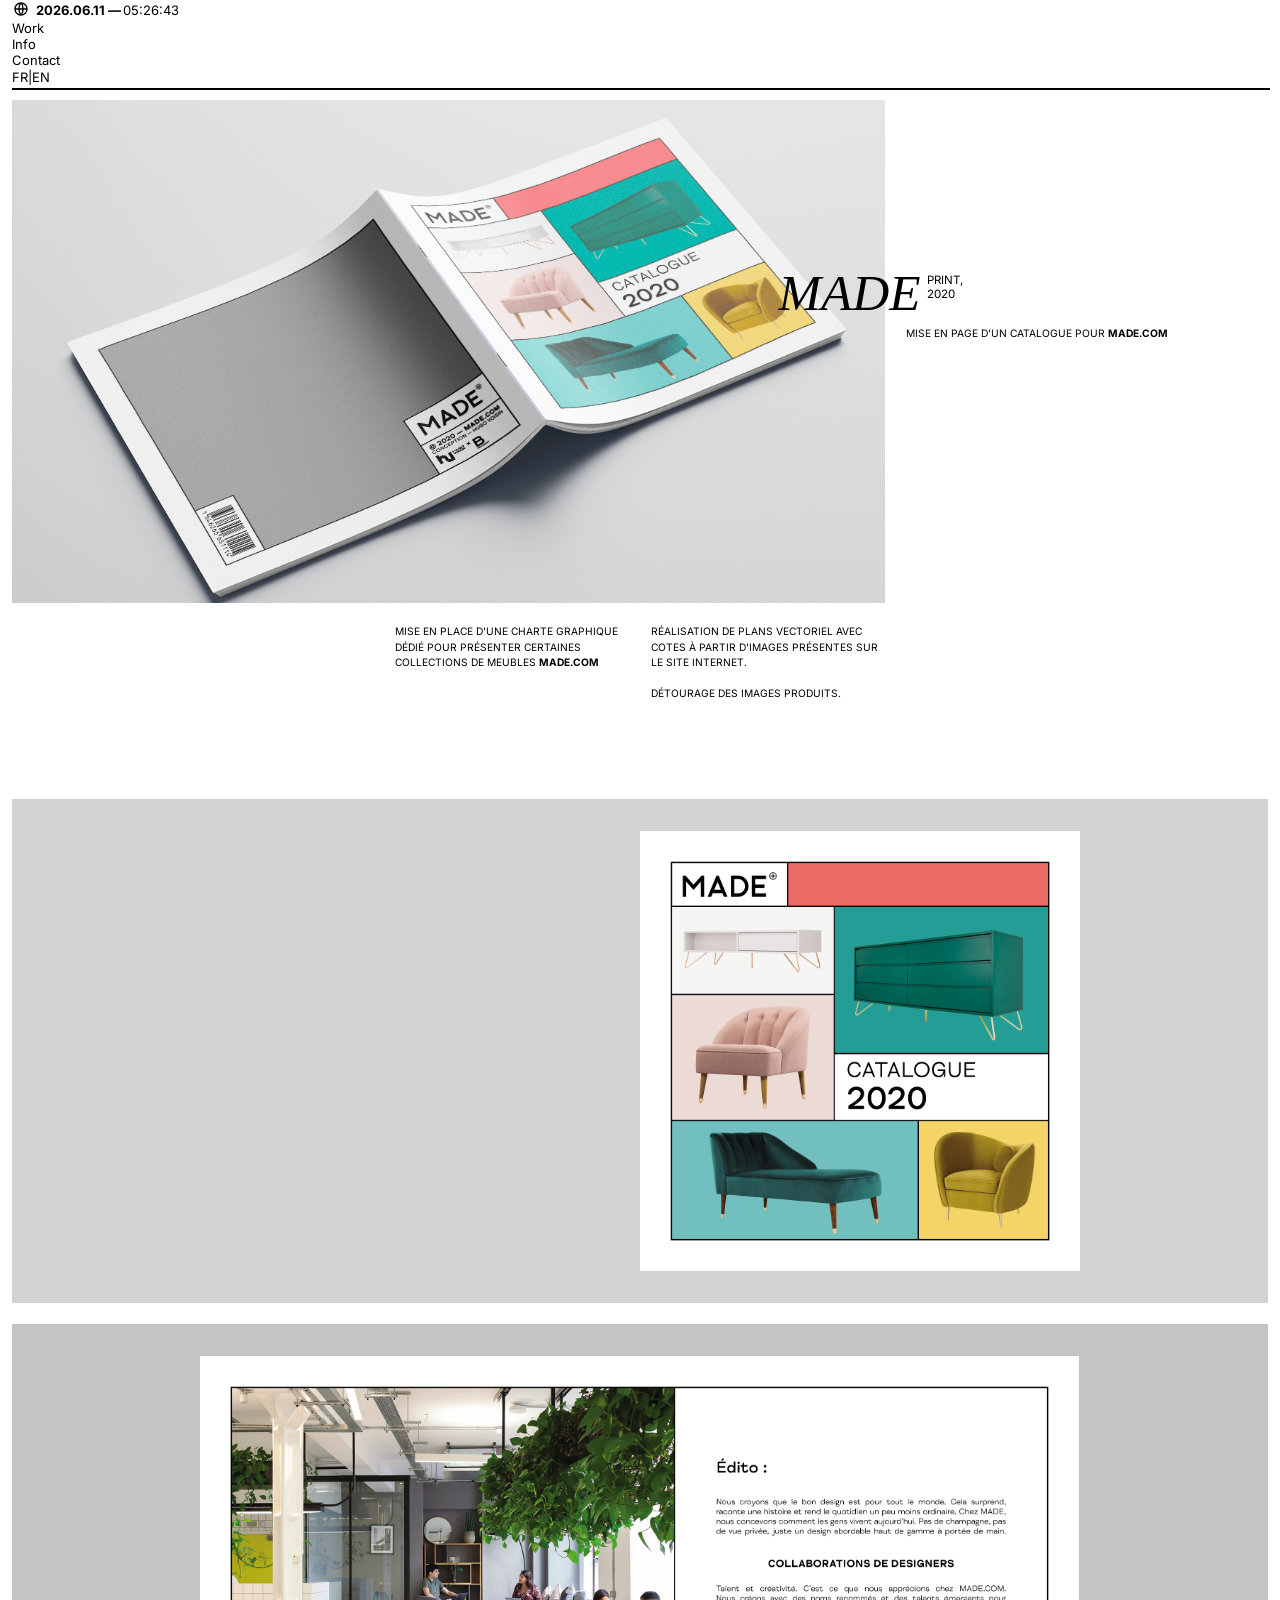
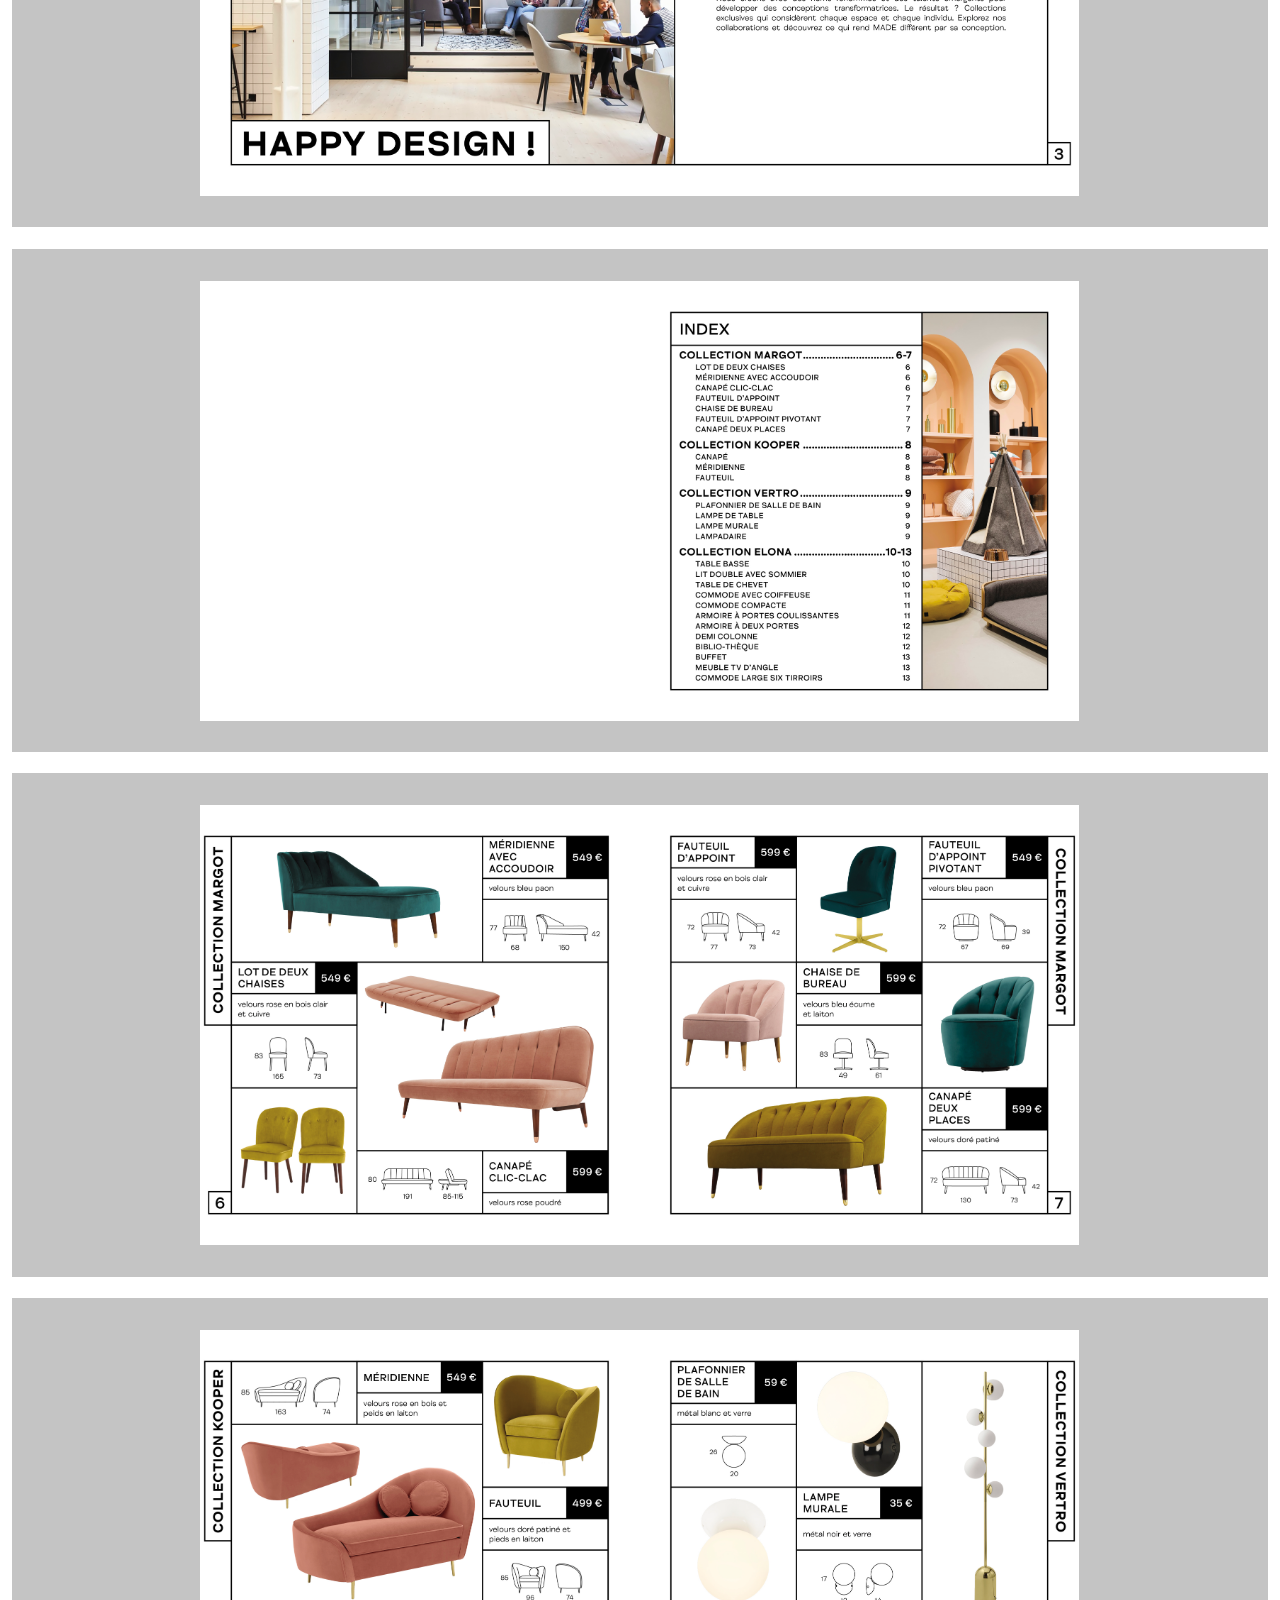
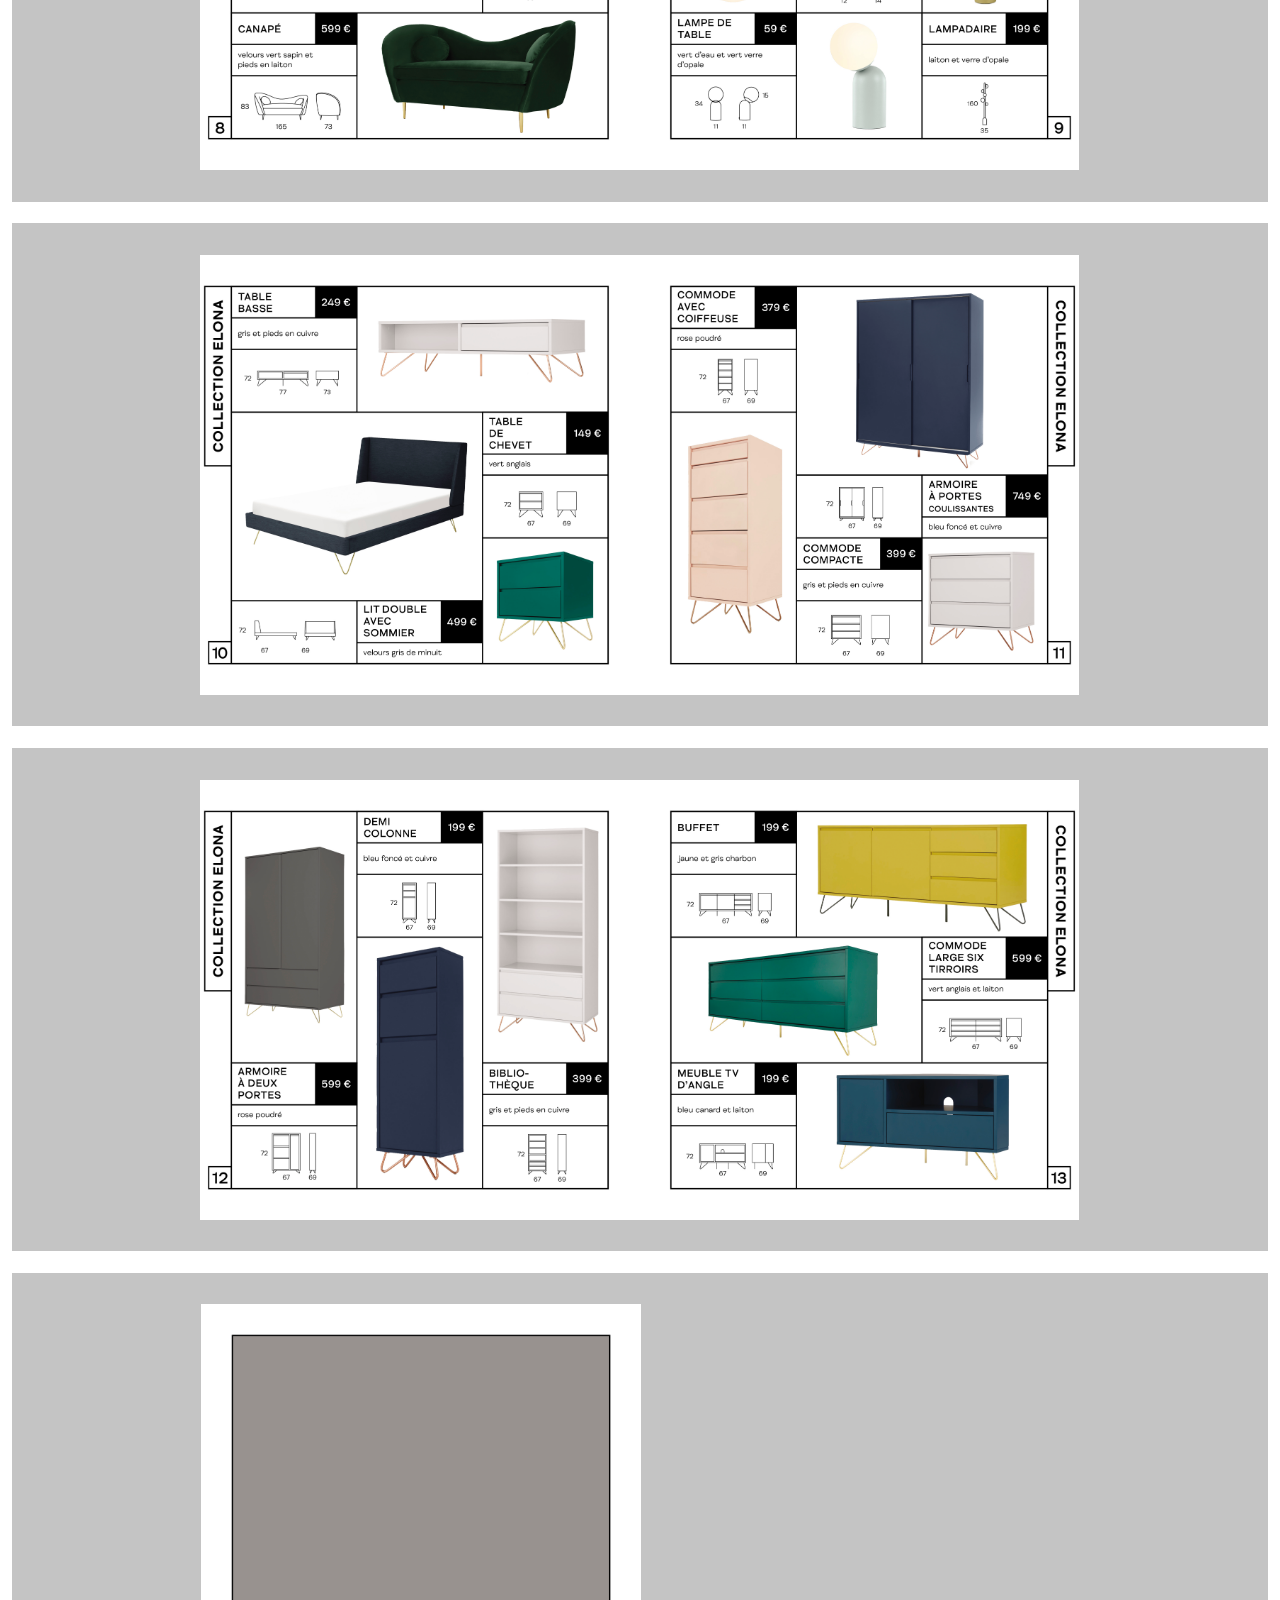
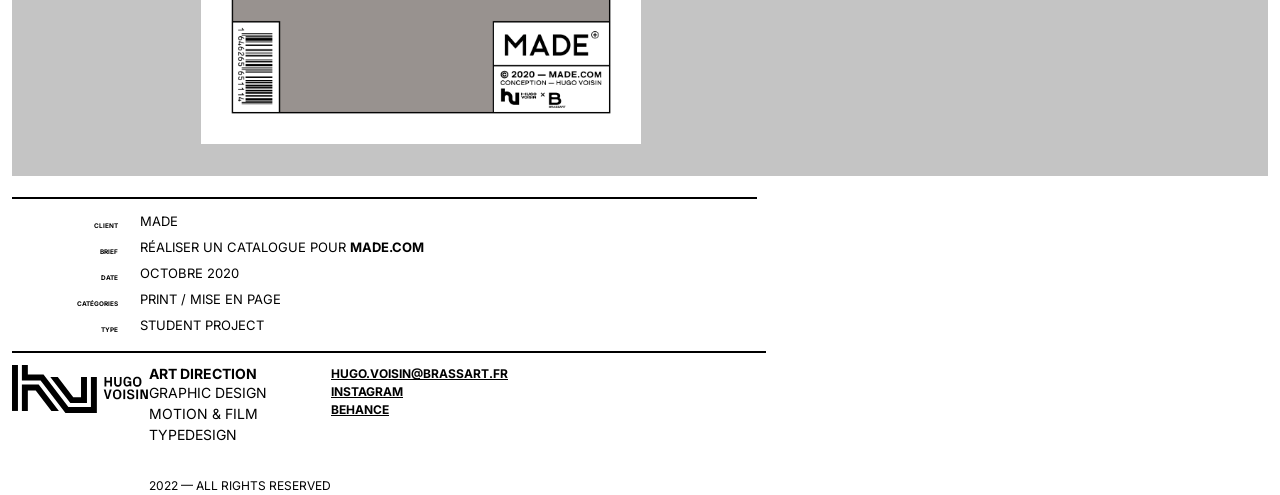
<file: made.html>
<!DOCTYPE html>
<html>
  <head>
    <meta charset="utf-8">
    <title>Hugo Voisin</title>
    <link rel="stylesheet" href="./style.css">
    <link rel="stylesheet" href="./css/made.css">
    <link rel="apple-touch-icon" sizes="180x180" href="/apple-touch-icon.png">
<link rel="icon" type="image/png" sizes="32x32" href="/favicon-32x32.png">
<link rel="icon" type="image/png" sizes="16x16" href="/favicon-16x16.png">
<link rel="manifest" href="/site.webmanifest">
  </head>
  
  <body>
    <span id="theme-toggle" class="theme-toggle"></span>
    <div class="container_full">

     <!-- Nav Bar -->
     <div class="nav_grid_container_full">
      <div class="nav_clock_item">
        <div class="nav_clock_item" id="nav_clock_world"><a href="index.html"><svg xmlns="http://www.w3.org/2000/svg" viewBox="0 0 24 24" width="16" height="16"><path fill="none" d="M0 0h24v24H0z"/><path d="M12 22C6.477 22 2 17.523 2 12S6.477 2 12 2s10 4.477 10 10-4.477 10-10 10zm-2.29-2.333A17.9 17.9 0 0 1 8.027 13H4.062a8.008 8.008 0 0 0 5.648 6.667zM10.03 13c.151 2.439.848 4.73 1.97 6.752A15.905 15.905 0 0 0 13.97 13h-3.94zm9.908 0h-3.965a17.9 17.9 0 0 1-1.683 6.667A8.008 8.008 0 0 0 19.938 13zM4.062 11h3.965A17.9 17.9 0 0 1 9.71 4.333 8.008 8.008 0 0 0 4.062 11zm5.969 0h3.938A15.905 15.905 0 0 0 12 4.248 15.905 15.905 0 0 0 10.03 11zm4.259-6.667A17.9 17.9 0 0 1 15.973 11h3.965a8.008 8.008 0 0 0-5.648-6.667z" fill="#fff000)"/></svg></a></div>
        <div id="nav_clock_date" class="nav_clock" onload="showDate()"></div>
        <div id="nav_clock_time" onload="showTime()"></div>
      </div>
      <div class="nav_item"><a href="index.html">Work</a></div>
      <div class="nav_item"><a href="info.html">Info</a></div>
      <div class="nav_item"><a href="contact.html">Contact</a></div>

      <div class="nav_last_item">
        <div class="language_selection">
          <p class="language_item_fr selected_nav">FR</p>
          <p class="language_item_l">|</p>
          <p class="language_item_en not_selected_nav">EN</p>
        </div>
      </div>
    </div>
    <hr class="separator">


      <!-- Article -->
      <div class="article_container">
        <div class="grid_article">
            <div class="hero_img">
            </div>

            <div class="article_title_element">
              <h1 class="article_title menu_title_item">Made</h1>
              <div class="article_info">
                <p>Print,</p>
                <p>2020</p>
              </div>
            </div>

            <div class="article_intro article_text">
              <p>Mise en page d'un catalogue pour <strong>Made.com</strong></p>
            </div>

            <div class="article_text_1 article_text">
              <p>Mise en place d'une charte graphique dédié pour présenter certaines collections de meubles <strong>Made.com</strong></p>
            </div>

            <div class="article_text_2 article_text">
              <p>Réalisation de plans vectoriel avec cotes à partir d'images présentes sur le site internet.<br><br>
              Détourage des images produits.
              </p>
            </div>

            <div class="article_img_1">
            </div>

            <div class="article_img_2 article_img">
            </div>

            <div class="article_img_3 article_img">
            </div>

            <div class="article_img_4 article_img">

            </div>

            <div class="article_img_5 article_img">
            </div>

            <div class="article_img_6 article_img">
            </div>

            <div class="article_img_7 article_img">
            </div>

            <div class="article_img_8 article_img">
            </div>

            <div class="article_text_7 article_text">
            <p></div>

            <!-- credits / infos-->
            <div class="info_project">
              <div class="article_separator">
                <hr class="separator_bottom">
              </div>
              <div class="credit_project">
                <div class="credit_element client">
                  <p class="credit_element_legende">Client</p>
                  <p class="credit_element_input">Made</p>
                </div>

                <div class="credit_element brief">
                  <p class="credit_element_legende">Brief</p>
                  <p class="credit_element_input">Réaliser un catalogue pour <strong>Made.com</strong></p>
                </div>

                <div class="credit_element date">
                  <p class="credit_element_legende">Date</p>
                  <p class="credit_element_input">Octobre 2020</p>
                </div>

                <div class="credit_element categories">
                  <p class="credit_element_legende">Catégories</p>
                  <p class="credit_element_input">Print / Mise en page</p>
                </div>

                <div class="credit_element type">
                  <p class="credit_element_legende">Type</p>
                  <p class="credit_element_input">Student project</p>
                </div>
              </div>
              <div>
            </div>
          </div>
        </div>
      </div>

<!-- footer -->
<footer>
  <div class="footer_separator">
    <hr class="separator_bottom">
  </div>

  <div class="footer_container">
    <div class="col_1">
      <svg class="monogram" alt="Monogramme Hugo Voisin"  version="1.1" id="Calque_1" xmlns="http://www.w3.org/2000/svg" xmlns:xlink="http://www.w3.org/1999/xlink" x="0px" y="0px"
viewBox="0 0 346 121.2" style="enable-background:new 0 0 346 121.2;" xml:space="preserve">
<g>
<rect x="0" y="0" width="15" height="116"/>
<polygon points="25,49.2 25,116 40,116 40,64.2 59.9,64.2 99.5,116 118.4,116 67.3,49.2 	"/>
<polygon points="189.3,96.2 189.3,30.1 174.3,30.1 174.3,81.2 154.7,81.2 115.6,30.1 96.7,30.1 147.3,96.2 	"/>
</g>
<polygon points="199.3,30.1 199.3,106.2 142.4,106.2 79.6,24.2 40,24.2 40,0 25,0 25,39.2 72.2,39.2 135,121.2 214.3,121.2 
214.3,30.1 "/>
<g>
<path d="M233.6,54.1v-24h4.6V40h9.6v-9.9h4.6v24h-4.6V43.9h-9.6v10.3H233.6z"/>
<path d="M258,45.6V30.1h4.6v15.6c0,1.5,0.4,2.8,1.2,3.7c0.8,0.9,2,1.3,3.6,1.3c1.6,0,2.8-0.4,3.6-1.3c0.8-0.9,1.2-2.1,1.2-3.7V30.1
h4.5v15.5c0,1.4-0.2,2.6-0.7,3.8s-1.1,2.1-1.9,2.9c-0.8,0.8-1.8,1.4-2.9,1.8c-1.1,0.4-2.5,0.6-3.9,0.6c-1.5,0-2.8-0.2-3.9-0.6
c-1.1-0.4-2.1-1-2.9-1.8c-0.8-0.8-1.4-1.7-1.9-2.8C258.2,48.3,258,47,258,45.6z"/>
<path d="M281.4,42.2c0-1.9,0.2-3.6,0.6-5.2c0.4-1.6,1.1-2.9,1.9-4c0.9-1.1,2-1.9,3.3-2.5c1.3-0.6,2.9-0.9,4.7-0.9
c1.3,0,2.4,0.2,3.5,0.5s2,0.9,2.8,1.5c0.8,0.7,1.4,1.5,1.9,2.4c0.5,1,0.8,2,0.8,3.2h-4.6c-0.3-2.5-1.9-3.8-4.8-3.8
c-1.5,0-2.8,0.4-3.8,1.3c-1,0.9-1.4,2.1-1.4,3.6v7.3c0,0.7,0.1,1.4,0.4,2c0.3,0.6,0.6,1.1,1.1,1.6c0.5,0.4,1,0.8,1.7,1
c0.6,0.2,1.3,0.4,2.1,0.4c1.5,0,2.8-0.4,3.7-1.2c0.9-0.8,1.4-2,1.4-3.7v-1h-4.9v-3.9h9.5v13.1H297l-0.1-2.2
c-1.2,1.8-3.1,2.7-5.8,2.7c-1.6,0-3-0.3-4.3-0.9c-1.2-0.6-2.2-1.5-3.1-2.6c-0.8-1.1-1.4-2.4-1.8-3.9
C281.6,45.7,281.4,44,281.4,42.2z"/>
<path d="M305.5,42.2c0-4.1,0.9-7.2,2.8-9.3c1.9-2.1,4.5-3.2,7.9-3.2c3.4,0,6,1.1,7.9,3.2s2.8,5.2,2.8,9.3c0,4.1-0.9,7.2-2.8,9.3
c-1.9,2.1-4.5,3.2-7.9,3.2c-3.4,0-6-1.1-7.9-3.2C306.4,49.4,305.5,46.3,305.5,42.2z M310.4,45.9c0,0.8,0.2,1.5,0.5,2.1
c0.3,0.6,0.7,1.1,1.2,1.6c0.5,0.4,1.1,0.7,1.8,0.9c0.7,0.2,1.4,0.3,2.2,0.3s1.6-0.1,2.2-0.3c0.7-0.2,1.3-0.5,1.8-0.9
c0.5-0.4,0.9-0.9,1.2-1.6s0.5-1.3,0.5-2.1v-7.4c0-0.8-0.2-1.5-0.5-2.1c-0.3-0.6-0.7-1.1-1.2-1.6c-0.5-0.4-1.1-0.7-1.8-1
c-0.7-0.2-1.4-0.3-2.2-0.3s-1.6,0.1-2.2,0.3c-0.7,0.2-1.3,0.5-1.8,1c-0.5,0.4-0.9,0.9-1.2,1.6c-0.3,0.6-0.5,1.3-0.5,2.1V45.9z"/>
</g>
<path d="M231.6,62.1h4.9l5.1,18.7h0.1l5-18.7h5l-7.6,24h-5.1L231.6,62.1z"/>
<path d="M254.9,74.1c0-4.1,0.9-7.2,2.8-9.3c1.9-2.1,4.5-3.2,7.9-3.2c3.4,0,6,1.1,7.9,3.2c1.9,2.1,2.8,5.2,2.8,9.3
c0,4.1-0.9,7.2-2.8,9.3s-4.5,3.2-7.9,3.2c-3.4,0-6-1.1-7.9-3.2C255.8,81.3,254.9,78.2,254.9,74.1z M259.8,77.8
c0,0.8,0.2,1.5,0.5,2.1c0.3,0.6,0.7,1.1,1.2,1.6c0.5,0.4,1.1,0.7,1.8,0.9c0.7,0.2,1.4,0.3,2.2,0.3c0.8,0,1.6-0.1,2.2-0.3
c0.7-0.2,1.3-0.5,1.8-0.9c0.5-0.4,0.9-0.9,1.2-1.6c0.3-0.6,0.5-1.3,0.5-2.1v-7.4c0-0.8-0.2-1.5-0.5-2.1c-0.3-0.6-0.7-1.1-1.2-1.6
c-0.5-0.4-1.1-0.7-1.8-1c-0.7-0.2-1.4-0.3-2.2-0.3c-0.8,0-1.6,0.1-2.2,0.3c-0.7,0.2-1.3,0.5-1.8,1c-0.5,0.4-0.9,0.9-1.2,1.6
c-0.3,0.6-0.5,1.3-0.5,2.1V77.8z"/>
<path d="M281.2,86.1v-24h4.6v24H281.2z"/>
<path d="M290.2,78.9h4.6c0.2,1.4,0.7,2.4,1.6,3c0.9,0.6,2.1,0.9,3.5,0.9c1.3,0,2.5-0.3,3.4-0.8c0.9-0.6,1.4-1.4,1.4-2.4
c0-0.9-0.3-1.5-0.8-2c-0.5-0.5-1.3-0.9-2.4-1.2l-4.7-1.2c-2-0.5-3.4-1.4-4.4-2.5c-1-1.2-1.4-2.6-1.4-4.4c0-1,0.2-1.9,0.6-2.7
c0.4-0.8,1-1.5,1.7-2.1s1.7-1,2.7-1.4c1.1-0.3,2.3-0.5,3.6-0.5c1.2,0,2.4,0.1,3.4,0.4c1.1,0.3,2,0.7,2.7,1.3
c0.8,0.6,1.4,1.3,1.9,2.3c0.5,0.9,0.8,2,0.9,3.2h-4.6c-0.1-0.7-0.2-1.2-0.5-1.7c-0.3-0.4-0.6-0.8-1-1.1c-0.4-0.3-0.9-0.5-1.4-0.6
c-0.5-0.1-1-0.2-1.6-0.2c-1.3,0-2.3,0.3-3,0.8c-0.7,0.5-1.1,1.2-1.1,2.1c0,0.9,0.3,1.6,0.9,2.1c0.6,0.5,1.4,0.9,2.6,1.2l4.1,1.1
c2,0.5,3.6,1.4,4.6,2.5c1,1.1,1.6,2.6,1.6,4.6c0,1.1-0.2,2.1-0.7,3c-0.4,0.9-1.1,1.6-1.9,2.2c-0.8,0.6-1.8,1.1-2.9,1.4
c-1.1,0.3-2.4,0.5-3.8,0.5c-1.3,0-2.6-0.1-3.7-0.4c-1.1-0.3-2.1-0.7-3-1.3c-0.9-0.6-1.6-1.4-2.1-2.4
C290.6,81.5,290.3,80.3,290.2,78.9z"/>
<path d="M313.8,86.1v-24h4.6v24H313.8z"/>
<path d="M324.4,86.1v-24h6.8l7.2,18.3h0.1V62.1h4.6v24h-6.9L329,67.8h-0.1v18.3H324.4z"/>
      </svg>
    </div>
    <div class="col_2">
      <div class="comptence">
        <h2>Art Direction</h2>
        <p>Graphic design</p>
        <p>Motion & Film</p>
        <p>TypeDesign</p>
      </div>
      <div class="legal">
        <p>2022 — All rights reserved</p>
      </div>

    </div>

    <div class="col_3 contact">
      <a href="mailto:hugo.voisin@brassart.fr"><p>hugo.voisin@brassart.fr</p></a>
      <a href="https://www.instagram.com/hugo.fontface"><p>instagram</p></a>
      <a href="https://www.behance.com/hugovoisin"><p>behance</p></a>
      <!-- other links -->
      <!-- 
        <a href=""><p>Linkdin</p></a>
        <a href=""><p>Dribble</p></a>
      -->
    </div>
  </div>
</footer>

    </div>
    <script type="text/javascript">
      function showTime(){
      var date = new Date();
      var h = date.getHours(); // 0 - 23
      var m = date.getMinutes(); // 0 - 59
      var s = date.getSeconds(); // 0 - 5

      h = (h < 10) ? "0" + h : h;
      m = (m < 10) ? "0" + m : m;
      s = (s < 10) ? "0" + s : s;
      
      var time = h + ":" + m + ":" + s ;
      document.getElementById("nav_clock_time").innerText = time;
      document.getElementById("nav_clock_time").textContent = time;
      
      setTimeout(showTime, 1000);
      
    }

    showTime();

    function showDate(){
      var date = new Date();
      var y = date.getFullYear(); // 2022 - XXXX
      var mth = date.getMonth(); // 1 - 12
      var d = date.getDay(); // 1 - 31

      mth = (mth < 10) ? "0" + mth : mth;
      d = (d < 10) ? "0" + d : d;
      
      var time = y + "." + d + "." + mth + " — ";
      document.getElementById("nav_clock_date").innerText = time;
      document.getElementById("nav_clock_date").textContent = time;
      
      setTimeout(showDate, 1000);
      
    }

    showDate();
    </script>

    <script type="text/javascript">
    function toggleTheme() {
      const htmlTag = document.getElementsByTagName('html')[0]
      if (htmlTag.hasAttribute('data-theme')) {
        htmlTag.removeAttribute('data-theme')
        return
      }

      htmlTag.setAttribute('data-theme', 'dark')
    }

    document
      .getElementById('theme-toggle')
      .addEventListener('click', toggleTheme)
    </script>
  </body>
</html>
</file>
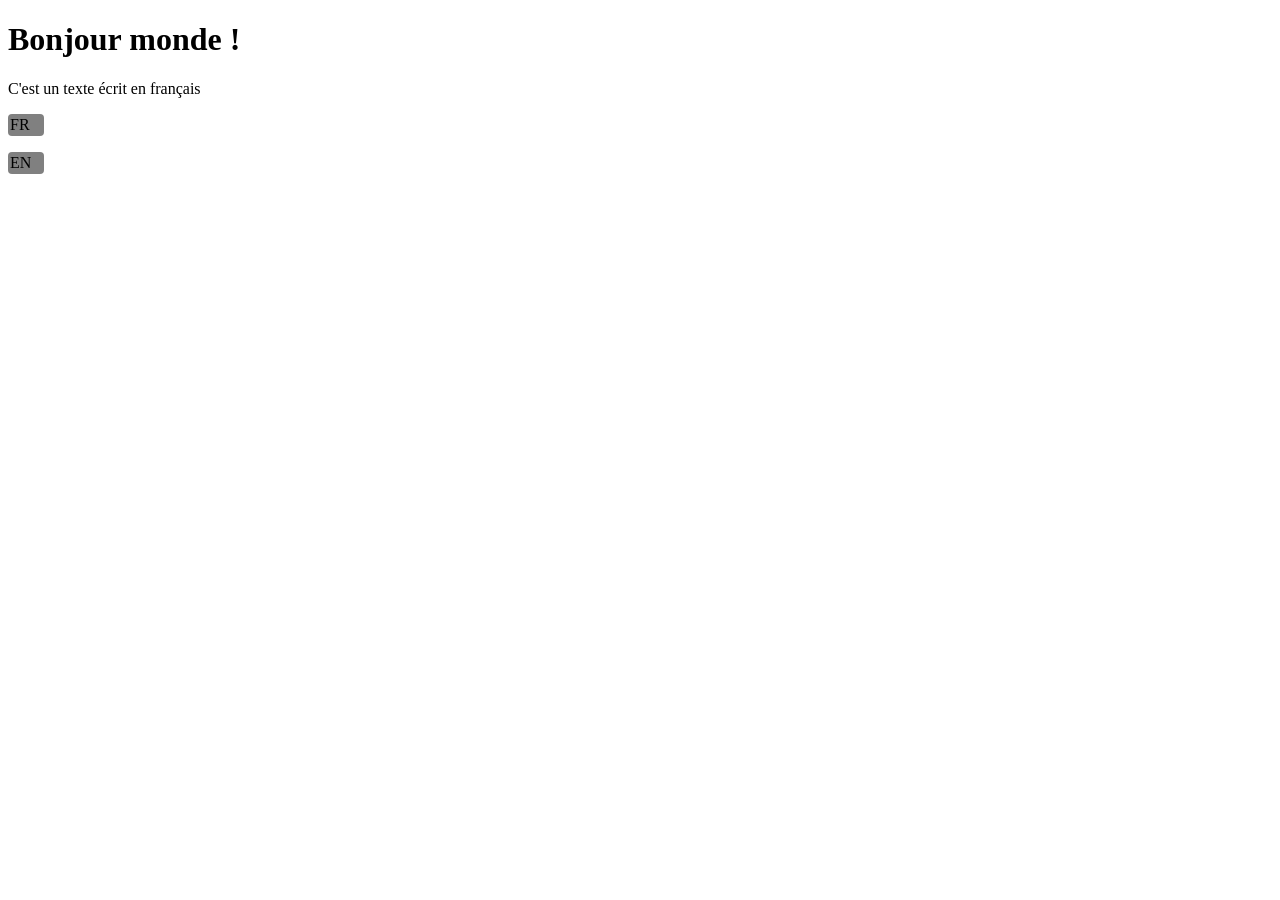
<file: test_langue.html>
<!DOCTYPE html>

<html>
  <head>
    <meta charset="utf-8">
    <title>test langue</title>
  </head>
  <body>
    <h1><span class="en ">Hello world !</span><span class="fr active">Bonjour monde !</span></h1>
    <p><span class="en ">It's an english written text</span><span class="fr active">C'est un texte écrit en français</span></p>

    <p class="languageFR bouton">FR</p>
    <p class="languageEN bouton"> EN</p>

    <style>
      .en {
        display: none;
      }

      .fr {
        display: none;
      }

      .active {
        display: block;
      }

      .bouton {
        width: 32px;
        cursor: pointer;
        background-color: grey;
        padding: 2px;
        border-radius: 4px;
      }
    </style>


    <script>
      const en = document.querySelectorAll(".en")
      console.log(en)

      const fr = document.querySelectorAll(".fr")
      console.log(fr)

      const buttonFR = document.querySelector(".languageFR")
      const buttonEN = document.querySelector(".languageEN")

      buttonFR.addEventListener("click", () => {
        Array.from( en ).forEach(function(en){
        en.classList.remove("active")})
        Array.from( fr ).forEach(function(fr){
        fr.classList.add("active")})});

      buttonEN.addEventListener("click", () => {
      Array.from( en ).forEach(function(en){
      en.classList.add("active")})
      Array.from( fr ).forEach(function(fr){
      fr.classList.remove("active")})});
    </script>
  </body>
</html>
</file>
<file: style.css>
@import url('https://fonts.googleapis.com/css2?family=Inter:wght@400;700&display=swap');

@keyframes slideInFromLeft {
  0% {
    transform: translateX(-200%);
    filter: blur(3px);
  }
  100% {
    transform: translateX(0);
    filter: blur(0);
  }
}

/* variable */
:root {
  --background-color: #fff;
  --text-color: #000;
  --color-hover: #ff0000;
  --placeholder: #C4C4C4;
  --global-theme-toggle-content: '🌞 DAY';
  --column_gap: 1.667vw;
  --gap-row: 12px;
}

/* dark theme*/
html[data-theme='dark'] {
  --background-color: #000;
  --text-color: #fff;
  --color-hover: #ff0000;
  --placeholder: #333333;
  --global-theme-toggle-content: '🌝 NIGHT';
}

/* css */
html {
  font-family: 'Inter', sans-serif;
  font-weight: normal;
  font-size : small;
  box-sizing: border-box;
  color: var(--text-color);
  background: var(--background-color);
  /* transition: 3s ease, color 1s ease; */
}

body,ul,p,h1,h2,h3,h4,h5,em,li,a, hr, footer {
  margin: 0;
  padding: 0;
  list-style: none;
  font-size: inherit;
  text-decoration: none;
  color: inherit;
}

p{
  line-height: 1.5;
}


.container_full {
  margin: 0 12px 0 12px;
}

.bold{
  font-weight: 600;
}

.nav_grid_container {
  display: flex;
  margin: 10px 0 10px 0;
  text-transform: uppercase;
  font-size: 14px;
}

.nav_item {
  width: 20%;
  align-items: center;
  display: flex;
}

.nav_item a:hover {
  font-style: italic;
  color: var(--color-hover);
  cursor: pointer;
}

.nav_last_item {
  display: flex;
  justify-content: space-between;
  align-items: center;
}

.language_selection {
  display: flex;
  justify-content: space-between;
}

.language_item_fr {
  flex: auto;
}

.language_item_en {
  flex: auto;
  text-align: end;
}

.separator {
width: 100%;
border: 1px solid var(--text-color);
}

.menu_container {
  margin: 10px 0 10px;
  display: flex;
  flex-wrap: wrap;
  row-gap: var(--gap-row);
  width: 100%;
}

.menu_element {
  display: flex;
  text-transform: uppercase;
  animation: 3s cubic-bezier(0.075, 0.82, 0.165, 1) 0s 1 slideInFromLeft;
}

.menu_element h1 {
  font-family: 'Times New Roman', Times, serif;
  font-style: italic;
  font-weight: normal;
  font-size: 4vw;
  line-height: 3vw;
  margin-right: 0.5vw;
}

.menu_element:hover {
  color: var(--color-hover);
}

.menu_element p {
  font-size: 0.9vw;
  line-height: 0.9vw;
  font-weight: normal;
}

.menu_img { 
  width: 7vw ;
  height: 9.8vw;
  background-color: var(--placeholder);
  margin-right: 1.2vw;
  box-sizing: border-box;
  background-size: 15vw;
  background-position: right;
  transition: width 0.8s ease;
  flex: none;
}

.menu_img:hover{
  width: 15vw;
  transition:width 1s ease;
}

.article_img{
  background-color: var(--placeholder);
  box-sizing: border-box;
  transition: width 0.8s ease
}


/* GRID BACKGROUND */
.el_1 .menu_img {
  background-image: url(./img/jaguar_cover.png);
}

.el_2 .menu_img {
  background-image: url(./img/era_cover.png);
  background-position: 77%;
}

.el_3 .menu_img {
  background-image: url(./img/printfolio_cover.jpg);
}

.el_4 .menu_img {
  background-image: url(./img/poster_typo_cover.png);
  background-position: 65%;
  background-size: 18vw;
  transition: width 1s ease, background-position 1s ease;
}

.el_4 .menu_img:hover {
  width: 12vw;
  background-position: 50%;
  transition: width 1s ease, background-position 1s ease;
}

.el_5 .menu_img {
  background-image: url(./img/made_cover.png);
}

.el_6 .menu_img {
  background-image: url(./img/dinamo_cover.png);
  background-position: 85%;
}

.el_7 .menu_img {
  background-image: url(./img/quechua_cover.png);
  background-position: 70%;
}

.el_8 .menu_img {
  background-image: url(./img/logofolio_cover.png);
  background-position: 80%;
}

.footer_separator{
  text-transform: uppercase;
  width: 60%;
}

.footer_container .separator{
  margin-top: 12px;
}

.separator_bottom {
  grid-column: 1/4;
  border: 1px solid var(--text-color);
}

.footer_element {
  width: 20%;
  margin-bottom: 32px;
}


.footer_container{
  margin-top: 12px;
  display: flex;
  text-transform: uppercase;
  font-size: 14px;  
}

.legal {
  margin-top: 32px;
  font-size: 12px;
}

.contact a {
  font-size: 12px;
  color: var(--text-color);
  line-height: 17px;
  font-weight: bold;
  text-decoration: underline;
}

.contact a:hover {
  color: var(--color-hover);
  font-style: italic;
}

.monogram {
  height: 48px;
  fill: var(--text-color);
}

.monogram:hover{
  fill: var(--color-hover);
}

/* Clock item */
#nav_clock_date {
  font-weight: bold;
}

.nav_clock_item {
  display: flex;
  align-items: center;
}

#nav_clock_world{
  width: 19.5px;
  padding: 1px 3px 0 1px;
}

#nav_clock_world:hover{
  fill: var(--color-hover);
}

#nav_clock_date {
  margin-right: 2px;
}

.article_container {
  flex: auto;
  flex-direction: row;
  margin-top: 10px;
}

.article_title_element{
  grid-column: 7 / 9;
  grid-row-start: 2;
  display: flex;
}

.article_title {
  font-family: 'Times New Roman', Times, serif;
  font-style: italic;
  font-weight: normal;
  font-size: 4vw;
  text-transform: uppercase;
  line-height: 3vw;
  margin-right: 0.5vw;
}

.article_info p{
  font-size: 0.9vw;
  line-height: 1vw;
  font-weight: normal;
  text-transform: uppercase;
}

.article_img_4_rect{
  height: 25%;
  text-align: end;
}

.article_img_4_rect>p{
  padding: 1vw;
  color: white;
  font-size: 1vw;
  font-weight: 500;
}

.regular{
  font-weight: 300;
  font-size: 0.7vw;
}

.info_project{
  grid-column: 1 / 7;
  grid-gap: var(--column_gap);
}

.credit_element{
  display: grid;
  grid-template-columns: repeat(6, 1fr);
  column-gap: var(--column_gap);
  margin: 0.5vw 0 0.5vw;
}

.credit_element_legende{
  text-align: end;
  font-size: 0.5vw;
  align-self: flex-end;
  font-weight: bold;
}

.credit_element_input{
  grid-column: 2/6;
}

.credit_project{
  margin-top: 1vw;
  text-transform: uppercase;
}

.info_img { 
  width: 7vw ;
  height: 9.8vw;
  background-color: var(--placeholder);
  margin-right: 1.2vw;
  box-sizing: border-box;
  background-size: 15vw;
  background-position: right;
  flex: none;
  background-image: url(./img/me.png);
}

.info_element {
  display: flex;
  text-transform: uppercase;
  grid-column: 1/4;
}

.info_element h1 {
  font-family: 'Times New Roman', Times, serif;
  font-style: italic;
  font-weight: normal;
  font-size: 4vw;
  line-height: 3vw;
  margin-right: 0.5vw;
}

.grid_4x10{
  display: grid;
  grid-template-columns: repeat(10, 1fr);
  gap: 12px;
  grid-template-rows: repeat(4, 9.8vw);
  margin-bottom: 12px;
}

#info_1 {
  grid-column: 1/4;
}

#info_2 {
  grid-column: 2/6;
  grid-row: 2;
  text-transform: uppercase;
}
 #info_2 p {
   margin-bottom: 12px;
 }

 #info_2 p a {
  margin-bottom: 12px;
  font-weight: bold;
}

#info_2 p a:hover {
  margin-bottom: 12px;
  font-weight: bold;
  color: var(--color-hover);
}

#contact_1{
  grid-column: 2/4;
  text-transform: uppercase;
}

.spacer_0{
  width: 0;
}

.spacer_2{
  width: 20%;
}

.spacer_1{
  width: 10%;
}

.spacer_3{
  width: 20%;
}

.el_1{
  width: 40%;
}

.el_2{
  width: 30%;
}

.el_3{
  width: 40%;
}

.el_4{
  width: 30%;
}

.el_5{
  width: 40%;
}

.el_7{
  width: 40%;
}

.hamburger{
  display: none;
  cursor: pointer;
}

.bar {
  display: block;
  width: 24px;
  height: 2px;
  margin: 4px 0;
  transition: all 0.3s ease;
  background-color: black;
}

.hamburger {
  display: none;
  cursor: pointer;
}



.en {
  display: none;
}

.fr {
  display: none;
}

.active {
  display: block;
}

.languageSelector {
  cursor: pointer;
}


.activeLanguage {
  font-weight: 700;
}



@media(max-width: 1080px) {

  html {
    font-size: 16px;
  }

  .spacer_2{
    width: 30%;
  }

  .nav_grid_container{
    display: grid;
    grid-template-rows: repeat(1, 1fr);
    grid-template-columns: none;
    row-gap: var(--gap-row);
  }

  .nav_item{
    width: 100%;
  }

  .nav_first_item{
    display: flex;
    width: 100%;
    justify-content: space-between;
  }

  .hamburger{
    display: block;
    font-size: 20px;
  }

  .hamburgerItem {
    display: none;
  }

  .hamburgerItem.active {
    display: flex;
  }

  .menu_img {
    width: 60px;
    height: 80px;
  }

  .footer_container{
    margin-top: 12px;
    text-transform: uppercase;
    font-size: 14px;
    flex-wrap: wrap;
    flex-direction: row;
  }

  .footer_element {
    width: 100%;
   }

  .spacer_0 {
    width: 30%;
  }

  .spacer_1{
    width: 40%;
  }

  .spacer_2{
    width: 40%;
  }

  .spacer_3{
    width: 40%;
  }
}
</file>
<file: css/era.css>
.grid_article{
  display: grid;
  grid-template-columns: repeat(10, 1fr);
  grid-template-rows: repeat(6, 12vw);
  gap: var(--column_gap);
}

.article_intro{
  grid-column: 8 / 11;
  grid-row: 2 / 3;
  margin-top: 4vw;
}

.article_text{
  text-transform: uppercase;
  font-size: 0.8vw;
}

.article_text_1{
  grid-column: 4 / 6;
  grid-row: 6 / 6;
}

.article_text_2{
  grid-column: 6 / 8;
  grid-row: 6 / 6;
}


.article_img_1{
  grid-column: 1 / 11;
  grid-row: 7 / 17;
}


.hero_img { 
  grid-column: 1 / 8;
  grid-row: 1/4;
  background-color: var(--placeholder);
  box-sizing: border-box;
  background-size: 15vw;
  background-position: right;
  transition: width 0.8s ease;
  background-image: url(/img/era_cover.png);
  background-repeat: no-repeat;
  background-size: cover;
  background-position: center;
}

.article_img_9{
  grid-column:3/9;
  grid-row: 4/6;
  left: 0;
}

.article_info p{
  line-height: 1.2;
}
</file>
<file: css/logofolio.css>
/* CSS for Logofolio only */

.logofolio_logo{
  text-align: center;
  /* background-color: lightgrey; */ 
  display: flex;
  justify-content: center;
}

.grid_4x5{
  display: grid;
  grid-template-columns: repeat(5, 1fr);
  gap: 12px;
  grid-template-rows: repeat(4, 9.8vw);
  margin-bottom: 12px;
}

.container_logo{
  height: 40%;
  margin: auto;
  transition: ease 0.2s;
}

svg{
  width: 100%;
  height: 100%;
}
/*
.logofolio_logo:hover .container_logo{
transition: ease 0.2s;
}*/

/* first row */
.logofolio_logo:hover #streetchat_color{
    fill: #FDC300;
}

.logofolio_logo:hover #bako_color{
  fill: #ffd70c;
}

.logofolio_logo:hover #madamesaucisse_1{
  fill: #e5a0be;
}
.logofolio_logo:hover #madamesaucisse_2{
  fill: #e082a7;
}

.logofolio_logo:hover #dececco{
  fill: #1a2544;
}

.logofolio_logo:hover #bern{
  fill: red;
}

/*second row*/
.logofolio_logo:hover .ufored{
  fill: #e2131b;
}

#ufogradient{
  --color-stop: black;
}
.logofolio_logo:hover #ufogradient{
  --color-stop: #e2131b;
}

.logofolio_logo:hover #jaguar{
  fill: #4ac1e0;
}
.logofolio_logo:hover #benin_vert{
  fill: #008652;
}
.logofolio_logo:hover #benin_red{
  fill: #e41930 ;
}
.logofolio_logo:hover #benin_jaune{
  fill: #fcd118;
}
.logofolio_logo:hover #benin_bleu{
  fill: #375fa8;
}

.logofolio_logo:hover #banana_jaune{
  fill: #f8b133;
}
.logofolio_logo:hover #banana_gris{
  fill: #272635;
}

.logofolio_logo:hover #algae{
  fill: #55aeaf;
}

.logofolio_logo:hover #capessor_orange{
  fill: #eb5a29;
}
.logofolio_logo:hover #capessor_marron{
  fill: #66392b;
}

.logofolio_logo:hover #fabric_vert{
  fill: #a2c052; 
}
.logofolio_logo:hover #fabric_bleu{
  fill: #215475; 
}

.logofolio_logo:hover #ice_bleu{
  fill: #415e85;
}
.logofolio_logo:hover #ice_orange{
  fill: #e67364;
}
.logofolio_logo:hover #ice_vert{
  fill: #70d0c7 ;
}
.logofolio_logo:hover #ice_violet{
  fill: #9982ec;
}

#veilleurs{
  visibility: hidden;
}
.logofolio_logo:hover #veilleurs{
  visibility: visible;
}
.logofolio_logo:hover #veilleurs_B{
  visibility: hidden;
}

#era {
  visibility: hidden;
}
.logofolio_logo:hover #era{
  visibility: visible;
}

.logofolio_logo:hover #fabulous_orange{
  fill: #ef7a17;
}
.logofolio_logo:hover #fabulous_bleu{
  fill: #2989a0;
}
.logofolio_logo:hover #fabulous_gris{
  fill: #706f6f;
}

.logofolio_logo:hover #dinamo_g{
  fill: #1d1d1b ;
}
.logofolio_logo:hover #dinamo_v{
  fill: #ced500;
}
</file>
<file: css/made.css>
.grid_article{
  display: grid;
  grid-template-columns: repeat(10, 1fr);
  grid-template-rows: repeat(29, 12vw);
  gap: var(--column_gap);
}

.article_intro{
  grid-column: 8 / 11;
  grid-row: 2 / 3;
  margin-top: 4vw;
}

.article_text{
  text-transform: uppercase;
  font-size: 0.8vw;
}

.article_text_1{
  grid-column: 4 / 6;
  grid-row: 4;
}

.article_text_2{
  grid-column: 6 / 8;
  grid-row: 4;
}

.hero_img { 
  grid-column: 1 / 8;
  grid-row: 1/4;
  background-color: var(--placeholder);
  box-sizing: border-box;
  background-size: 15vw;
  background-position: right;
  transition: width 0.8s ease;
  background-image: url(/img/made_cover.png);
  background-repeat: no-repeat;
  background-size: cover;
  background-position: center;
}

.article_img_1{
  grid-column: 1 / 11;
  grid-row: 5 / 8;
  background-color: lightgray;
  background-image: url(/img/Made/made.jpg);
  background-size: 35%;
  background-repeat: no-repeat;
  background-position: 76.9%;
}

.article_img_2{
  grid-column: 1 / 11;
  grid-row: 8 / 11;
  background-image: url(/img/Made/made2.jpg);
  background-size: 70%;
  background-repeat: no-repeat;
  background-position: center;
}

.article_img_3{
  grid-column: 1 / 11;
  grid-row: 11 / 14;
  background-image: url(/img/Made/made3.jpg);
  background-size: 70%;
  background-repeat: no-repeat;
  background-position: center;
}

.article_img_4{
  grid-column: 1 / 11;
  grid-row: 14 / 17;
  background-image: url(/img/Made/made4.jpg);
  background-size: 70%;
  background-repeat: no-repeat;
  background-position: center;
}

.article_img_5{
  grid-column: 1 / 11;
  grid-row: 17 / 20;
  background-image: url(/img/Made/made5.jpg);
  background-size: 70%;
  background-repeat: no-repeat;
  background-position: center;
}

.article_img_6{
  grid-column: 1 / 11;
  grid-row: 20 / 23;
  background-image: url(/img/Made/made6.jpg);
  background-size: 70%;
  background-repeat: no-repeat;
  background-position: center;
}

.article_img_7{
  grid-column: 1 / 11;
  grid-row: 23 / 26;
  background-image: url(/img/Made/made7.jpg);
  background-size: 70%;
  background-repeat: no-repeat;
  background-position: center;
}

.article_img_8{
  grid-column: 1 / 11;
  grid-row: 26 / 29;
  background-image: url(/img/Made/made8.jpg);
  background-size: 35%;
  background-repeat: no-repeat;
  background-position: 23.1% ;
}

.article_info p{
  line-height: 1.2;
}
</file>
